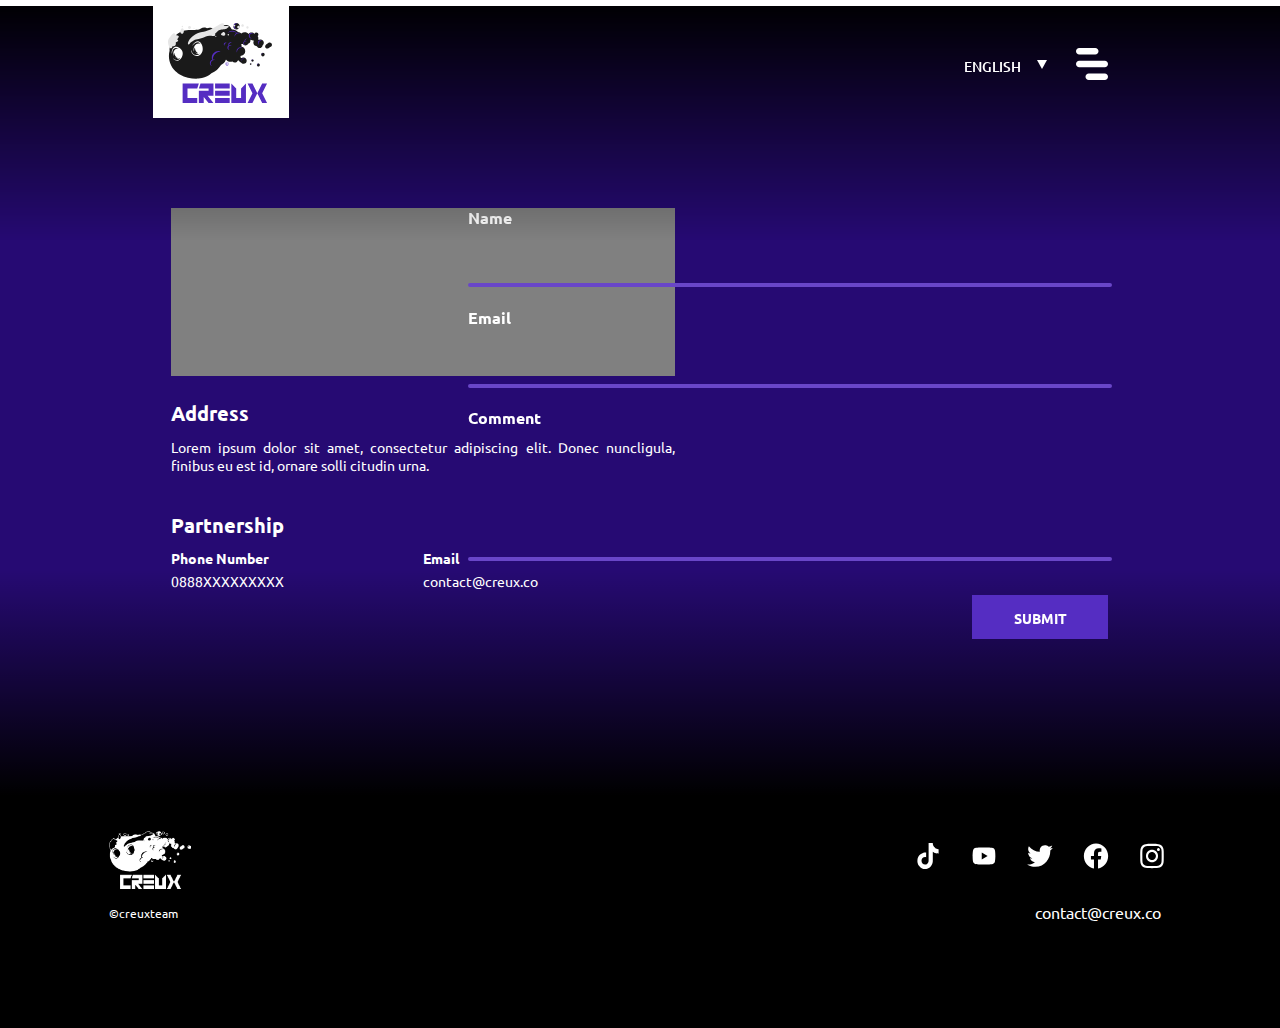
<file: index-contact.html>
<html>
    <head>
        <link rel="shortcut icon" href="Assets/creux_favicon.png" type=“image/png”>
        <title>CREUX</title>
        <link rel="stylesheet" href="style-contact.css">
        <link rel="preconnect" href="https://fonts.googleapis.com">
        <link rel="preconnect" href="https://fonts.gstatic.com" crossorigin>
        <link href="https://fonts.googleapis.com/css2?family=Ubuntu:ital,wght@0,300;0,400;0,500;0,700;1,300;1,400;1,500;1,700&display=swap" rel="stylesheet">
        </style>
    </head>

    <body>
        
        <!--navigation-->
        <div id="nav">
            <div class="nav-ovl"></div>
        </div>

        <!-- pop nav -->
        <div id="menu-ovl" class="close" style="display: none;">
                <div class="menu-cont">
                    <div class="menu-cont-v2" onclick="location.href='index-team.html'">
                        <div class="menu-numb">01</div>
                        <div class="menu-txt">TEAMS</div>
                    </div>
                    <div class="menu-cont-v2" onclick="location.href='index-matches.html'">
                        <div class="menu-numb">02</div>
                        <div class="menu-txt">MATCHES</div>
                    </div>
                    <div class="menu-cont-v2" onclick="location.href='index-news.html'">
                        <div class="menu-numb">03</div>
                        <div class="menu-txt">NEWS</div>
                    </div>
                    <div class="menu-cont-v2" onclick="location.href='index-partners.html'">
                        <div class="menu-numb">04</div>
                        <div class="menu-txt">PARTNERS</div>
                    </div>
                    <div class="menu-cont-v2 active" onclick="location.href='index-contact.html'">
                        <div class="menu-numb">05</div>
                        <div class="menu-txt">CONTACT</div>
                    </div>
                </div>
        </div>

        <!-- original nav -->
        <div class="nav-line"></div>
        <div class="nav-logo-sq">
            <div class="logo" onclick="location.href='index-team.html'" style="background-image: url('Assets/CREUX_logo_full color_SVG.svg'); background-size: cover;
            background-repeat: no-repeat;"></div>
        </div>
        <!-- input (later)
        <div class="input-cont">
                <select id="country" name="country" placeholder="Country"; class="dropdown">
                        <option value="Afganistan">English</option>
                        <option value="Albania">Indonesia</option>
                    </select>

                    </form>
                    <hr class="hr-email"></hr>
                    <hr class="hr-drpdown"></hr>
        </div>
        -->
        <div class="lang-cont">
            <div class="lang-txt">ENGLISH</div>
            <div class="dr-icon" style="background-image: url('Assets/dropdown.svg'); background-size: cover;
            background-repeat: no-repeat;"></div>
        </div>
        <div id="on-off" class="menu-icon" style="background-image: url('Assets/burger-menu.svg'); background-size: cover;
        background-repeat: no-repeat;" onclick="myFunction()"></div>
        <!--script open-close menu overlay-->
        <script>
            function myFunction() {
                var x = document.getElementById("menu-ovl");
                var y = document.getElementById("on-off");
                if (x.style.display === "none") {
                  x.style.display = "block";
                  x.style.animation="move 1s 1";
                  y.style.backgroundImage="url(Assets/x-icon.svg)";
                  y.style.animation="fadeIn 2s";
                } else {
                  x.style.animation="move2 1s 1";
                  setTimeout(function() {
                        x.style.display = "none";
                    }, 1000);
                  y.style.backgroundImage="url(Assets/burger-menu.svg)";
                  y.style.animation="fadeIn2 2s";
                }
            }
        </script>
        
        <!-- contacts page-->
        <section id="contact">
            <div class="cbg"></div>
            <div class="cbg-overlay-btm"></div>
            <div class="map-cont">
                <div class="cmap">
                    <div class="mapouter">
                        <div class="gmap_canvas">
                            <iframe width="600" height="500" id="gmap_canvas"
                            src="https://maps.google.com/maps?q=2880%20Broadway,%20New%20York&t=&z=13&ie=UTF8&iwloc=&output=embed"
                            frameborder="0" scrolling="no" marginheight="0" marginwidth="0">
                            </iframe>
                                <a href="https://123movies-to.org"></a>
                                <br><style>.mapouter{position:relative;text-align:right;height:100%;width:100%;}</style>
                                <a href="https://www.embedgooglemap.net">google maps embed iframe generator</a>
                                <style>.gmap_canvas {overflow:hidden;background:none!important;height:100%;width:100%;}</style>
                        </div>
                    </div>
                </div>
                <div class="c-add">Address</div>
                <div class="c-add-txt">Lorem ipsum dolor sit amet, consectetur adipiscing elit. Donec nuncligula,
                finibus eu est id, ornare solli citudin urna.</div>
                <div class="c-partner">Partnership</div>
                <div class="c-p-phone">Phone Number</div>
                <div class="c-p-phone-txt">0888XXXXXXXXX</div>
                <div class="c-p-email">Email</div>
                <div class="c-p-email-txt">contact@creux.co</div>
            </div>
            <div class="input-cont">
                <div class="name">Name</div>
                <div class="name-line"></div>
                <div class="email">Email</div>
                <div class="email-line"></div>
                <div class="comment">Comment</div>
                <div class="comment-line"></div>
                <div class="input-btn">
                    <div class="input-btn-txt">SUBMIT</div>
                </div>
            </div>
        </section>

        <!-- footer -->
        <div class="footer">
            <div class="ftr-logo" style="background-image: url('Assets/CREUX_logo_all white_png.png'); background-size: cover;
            background-repeat: no-repeat;"></div>
            <div class="ftr-copyright">©creuxteam</div>
            <div class="socmed-cont">
                <div class="socmed-icon" style="background-image: url('Assets/tiktok.svg'); background-size: cover;
                background-repeat: no-repeat;"></div>
                <div class="socmed-icon" style="background-image: url('Assets/yutub.svg'); background-size: cover;
                background-repeat: no-repeat;"></div>
                <div class="socmed-icon" style="background-image: url('Assets/twitter.svg'); background-size: cover;
                background-repeat: no-repeat;"></div>
                <div class="socmed-icon" style="background-image: url('Assets/fb.svg'); background-size: cover;
                background-repeat: no-repeat;"></div>
                <div class="socmed-icon" style="background-image: url('Assets/ig.svg'); background-size: cover;
                background-repeat: no-repeat;"></div>
            </div>
            <div class="ftr-email-txt">contact@creux.co</div>
        </div>

        <!-- horizontal scroll -->
        <script>
            const scrollContainer1 = document.querySelector(".partners-car");
            const scrollContainer2 = document.querySelector(".matches-car");
            const scrollContainer3 = document.querySelector(".teams-car");
            const scrollContainer4 = document.querySelector(".g-teams-car-cont-ml");
            const scrollContainer5 = document.querySelector(".g-teams-car-cont-pubgm");
            const scrollContainer6 = document.querySelector(".g-teams-car-cont-wr");

            [scrollContainer1, scrollContainer2,
            scrollContainer3, scrollContainer4,
            scrollContainer5, scrollContainer6,].forEach((scrollContainer)=>{
                scrollContainer.addEventListener("wheel", (evt) => {
                    evt.preventDefault();
                    scrollContainer.scrollLeft += evt.deltaY;
                });
            });
        </script>
    </body>
</html>
</file>
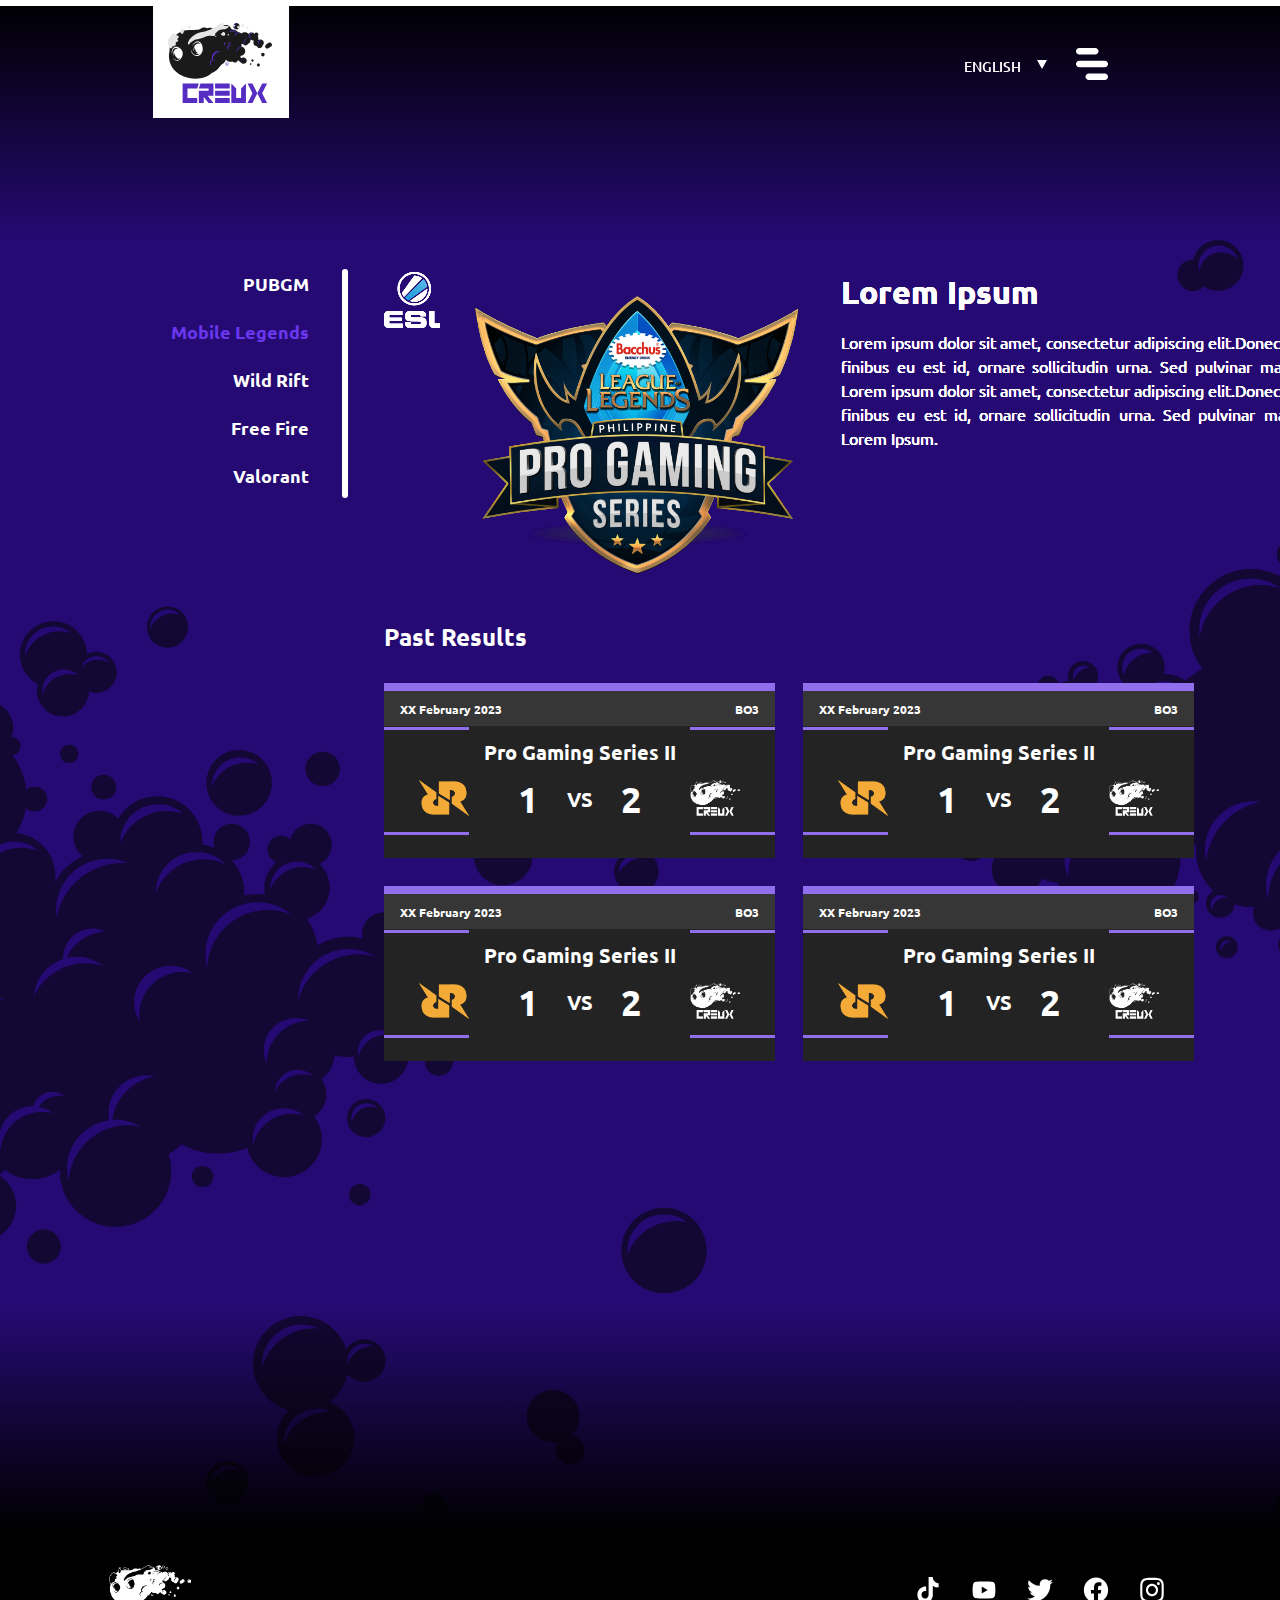
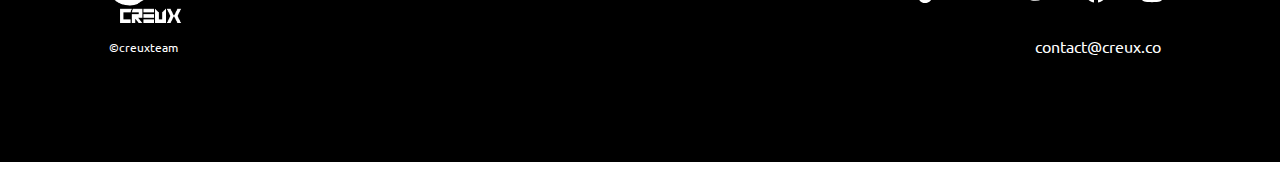
<file: index-matches-sub2.html>
<html>
    <head>
        <link rel="shortcut icon" href="Assets/creux_favicon.png" type=“image/png”>
        <title>CREUX</title>
        <link rel="stylesheet" href="style-matches.css">
        <link rel="preconnect" href="https://fonts.googleapis.com">
        <link rel="preconnect" href="https://fonts.gstatic.com" crossorigin>
        <link href="https://fonts.googleapis.com/css2?family=Ubuntu:ital,wght@0,300;0,400;0,500;0,700;1,300;1,400;1,500;1,700&display=swap" rel="stylesheet">
    </head>

    <body>
        
        <!--navigation-->
        <div id="nav">
            <div class="nav-ovl"></div>
        </div>

        <!-- pop nav -->
        <div id="menu-ovl" class="close" style="display: none;">
                <div class="menu-cont">
                    <div class="menu-cont-v2" onclick="location.href='index-team.html'">
                        <div class="menu-numb">01</div>
                        <div class="menu-txt">TEAMS</div>
                    </div>
                    <div class="menu-cont-v2 active" onclick="location.href='index-matches.html'">
                        <div class="menu-numb">02</div>
                        <div class="menu-txt">MATCHES</div>
                    </div>
                    <div class="menu-cont-v2" onclick="location.href='index-news.html'">
                        <div class="menu-numb">03</div>
                        <div class="menu-txt">NEWS</div>
                    </div>
                    <div class="menu-cont-v2" onclick="location.href='index-partners.html'">
                        <div class="menu-numb">04</div>
                        <div class="menu-txt">PARTNERS</div>
                    </div>
                    <div class="menu-cont-v2" onclick="location.href='index-contact.html'">
                        <div class="menu-numb">05</div>
                        <div class="menu-txt">CONTACT</div>
                    </div>
                </div>
        </div>

        <!-- original nav -->
        <div class="nav-line"></div>
        <div class="nav-logo-sq">
            <div class="logo" onclick="location.href='index-team.html'" style="background-image: url('Assets/CREUX_logo_full color_SVG.svg'); background-size: cover;
            background-repeat: no-repeat;"></div>
        </div>
        <!-- input (later)
        <div class="input-cont">
                <select id="country" name="country" placeholder="Country"; class="dropdown">
                        <option value="Afganistan">English</option>
                        <option value="Albania">Indonesia</option>
                    </select>

                    </form>
                    <hr class="hr-email"></hr>
                    <hr class="hr-drpdown"></hr>
        </div>
        -->
        <div class="lang-cont">
            <div class="lang-txt">ENGLISH</div>
            <div class="dr-icon" style="background-image: url('Assets/dropdown.svg'); background-size: cover;
            background-repeat: no-repeat;"></div>
        </div>
        <div id="on-off" class="menu-icon" style="background-image: url('Assets/burger-menu.svg'); background-size: cover;
        background-repeat: no-repeat;" onclick="myFunction()"></div>
        <!--script open-close menu overlay-->
        <script>
            function myFunction() {
                var x = document.getElementById("menu-ovl");
                var y = document.getElementById("on-off");
                if (x.style.display === "none") {
                  x.style.display = "block";
                  x.style.animation="move 1s 1";
                  y.style.backgroundImage="url(Assets/x-icon.svg)";
                  y.style.animation="fadeIn 2s";
                } else {
                  x.style.animation="move2 1s 1";
                  setTimeout(function() {
                        x.style.display = "none";
                    }, 1000);
                  y.style.backgroundImage="url(Assets/burger-menu.svg)";
                  y.style.animation="fadeIn2 2s";
                }
            }
        </script>
        
        <!-- matches page-->
        <section id="matches">
            <div class="mbg">
                <div class="mbg-ornament" style="background-image: url('Assets/ornament_single color_cropped.svg'); background-size: cover;
                background-repeat: no-repeat;"></div>
            </div>
            <div class="game-menu-cont">
                <div class="game-txt" onclick="location.href='index-matches.html'">PUBGM</div>
                <div class="game-txt active" onclick="location.href='index-matches-sub2.html'">Mobile Legends</div>
                <div class="game-txt" onclick="location.href='index-matches-sub3.html'">Wild Rift</div>
                <div class="game-txt" onclick="location.href='index-matches-sub4.html'">Free Fire</div>
                <div class="game-txt" onclick="location.href='index-matches-sub5.html'">Valorant</div>
            </div>

            <!-- <script>
            var PUBGM = document.getElementById("matches-PUBGM");
            var ML = document.getElementById("matches-ML");
            var WR = document.getElementById("matches-WR");
            var FF = document.getElementById("matches-FF");
            var V = document.getElementById("matches-V");
            function Fpubgm() {
                if (PUBGM.style.display === "none") {
                    PUBGM.style.display = "block";
                  x.style.animation="move 1s 1";
                  y.style.backgroundImage="url(Assets/x-icon.svg)";
                  y.style.animation="fadeIn 2s";
                } else {
                  x.style.animation="move2 1s 1";
                  setTimeout(function() {
                        x.style.display = "none";
                    }, 1000);
                  y.style.backgroundImage="url(Assets/burger-menu.svg)";
                  y.style.animation="fadeIn2 2s";
                }
            }
            </script> -->
        
            <div class="vline"></div>
            <div class="info-cont" id="matches-PUBGM">
                <div class="s-logo" style="background-image: url('Assets/esl-logo-vector.svg'); background-size: cover;
                background-repeat: no-repeat;"></div>
                <div class="l-logo" style="background-image: url('Assets/logo turney.png'); background-size: cover;
                background-repeat: no-repeat;"></div>
                <div class="info-title">Lorem Ipsum</div>
                <div class="info-txt">Lorem ipsum dolor sit amet, consectetur adipiscing
                elit.Donec nunc ligula, finibus eu est id, ornare sollicitudin urna. Sed pulvinar
                mattis ornare. Lorem ipsum dolor sit amet, consectetur adipiscing
                elit.Donec nunc ligula, finibus eu est id, ornare sollicitudin urna. Sed pulvinar
                mattis ornare Lorem Ipsum.
                </div>
            </div>
            <div class="info-cont" id="matches-ML">
                <div class="s-logo" style="background-image: url('Assets/esl-logo-vector.svg'); background-size: cover;
                background-repeat: no-repeat;"></div>
                <div class="l-logo" style="background-image: url('Assets/logo turney.png'); background-size: cover;
                background-repeat: no-repeat;"></div>
                <div class="info-title">Lorem Ipsum</div>
                <div class="info-txt">Lorem ipsum dolor sit amet, consectetur adipiscing
                elit.Donec nunc ligula, finibus eu est id, ornare sollicitudin urna. Sed pulvinar
                mattis ornare. Lorem ipsum dolor sit amet, consectetur adipiscing
                elit.Donec nunc ligula, finibus eu est id, ornare sollicitudin urna. Sed pulvinar
                mattis ornare Lorem Ipsum.
                </div>
            </div>
            <div class="info-cont" id="matches-WR">
                <div class="s-logo" style="background-image: url('Assets/esl-logo-vector.svg'); background-size: cover;
                background-repeat: no-repeat;"></div>
                <div class="l-logo" style="background-image: url('Assets/logo turney.png'); background-size: cover;
                background-repeat: no-repeat;"></div>
                <div class="info-title">Lorem Ipsum</div>
                <div class="info-txt">Lorem ipsum dolor sit amet, consectetur adipiscing
                elit.Donec nunc ligula, finibus eu est id, ornare sollicitudin urna. Sed pulvinar
                mattis ornare. Lorem ipsum dolor sit amet, consectetur adipiscing
                elit.Donec nunc ligula, finibus eu est id, ornare sollicitudin urna. Sed pulvinar
                mattis ornare Lorem Ipsum.
                </div>
            </div>
            <div class="info-cont" id="matches-FF">
                <div class="s-logo" style="background-image: url('Assets/esl-logo-vector.svg'); background-size: cover;
                background-repeat: no-repeat;"></div>
                <div class="l-logo" style="background-image: url('Assets/logo turney.png'); background-size: cover;
                background-repeat: no-repeat;"></div>
                <div class="info-title">Lorem Ipsum</div>
                <div class="info-txt">Lorem ipsum dolor sit amet, consectetur adipiscing
                elit.Donec nunc ligula, finibus eu est id, ornare sollicitudin urna. Sed pulvinar
                mattis ornare. Lorem ipsum dolor sit amet, consectetur adipiscing
                elit.Donec nunc ligula, finibus eu est id, ornare sollicitudin urna. Sed pulvinar
                mattis ornare Lorem Ipsum.
                </div>
            </div>
            <div class="info-cont" id="matches-V">
                <div class="s-logo" style="background-image: url('Assets/esl-logo-vector.svg'); background-size: cover;
                background-repeat: no-repeat;"></div>
                <div class="l-logo" style="background-image: url('Assets/logo turney.png'); background-size: cover;
                background-repeat: no-repeat;"></div>
                <div class="info-title">Lorem Ipsum</div>
                <div class="info-txt">Lorem ipsum dolor sit amet, consectetur adipiscing
                elit.Donec nunc ligula, finibus eu est id, ornare sollicitudin urna. Sed pulvinar
                mattis ornare. Lorem ipsum dolor sit amet, consectetur adipiscing
                elit.Donec nunc ligula, finibus eu est id, ornare sollicitudin urna. Sed pulvinar
                mattis ornare Lorem Ipsum.
                </div>
            </div>


            <div class="recent-title">Past Results</div>
            <div class="recent-cont" id="matches-PUBGM">
                <div class="recent-card">
                    <div class="card-ovl"></div>
                    <div class="card-line-top"></div>
                    <div class="card-line-ctr1"></div>
                    <div class="card-line-ctr2"></div>
                    <div class="card-line-btm1"></div>
                    <div class="card-line-btm2"></div>
                    <div class="card-date">XX February 2023</div>
                    <div class="card-i">BO3</div>
                    <div class="card-logo1" style="background-image: url('Assets/LOGO_RRQ_orange_kotak.png'); background-size: cover;
                    background-repeat: no-repeat;"></div>
                    <div class="card-logo2" style="background-image: url('Assets/CREUX_logo_all white_png_kotak.png'); background-size: cover;
                    background-repeat: no-repeat;"></div>
                    <div class="card-title">Pro Gaming Series II</div>
                    <div class="card-vs">VS</div>
                    <div class="card-numb1">1</div>
                    <div class="card-numb2">2</div>
                </div>
                <div class="recent-card">
                    <div class="card-ovl"></div>
                    <div class="card-line-top"></div>
                    <div class="card-line-ctr1"></div>
                    <div class="card-line-ctr2"></div>
                    <div class="card-line-btm1"></div>
                    <div class="card-line-btm2"></div>
                    <div class="card-date">XX February 2023</div>
                    <div class="card-i">BO3</div>
                    <div class="card-logo1" style="background-image: url('Assets/LOGO_RRQ_orange_kotak.png'); background-size: cover;
                    background-repeat: no-repeat;"></div>
                    <div class="card-logo2" style="background-image: url('Assets/CREUX_logo_all white_png_kotak.png'); background-size: cover;
                    background-repeat: no-repeat;"></div>
                    <div class="card-title">Pro Gaming Series II</div>
                    <div class="card-vs">VS</div>
                    <div class="card-numb1">1</div>
                    <div class="card-numb2">2</div>
                </div>
                <div class="recent-card">
                    <div class="card-ovl"></div>
                    <div class="card-line-top"></div>
                    <div class="card-line-ctr1"></div>
                    <div class="card-line-ctr2"></div>
                    <div class="card-line-btm1"></div>
                    <div class="card-line-btm2"></div>
                    <div class="card-date">XX February 2023</div>
                    <div class="card-i">BO3</div>
                    <div class="card-logo1" style="background-image: url('Assets/LOGO_RRQ_orange_kotak.png'); background-size: cover;
                    background-repeat: no-repeat;"></div>
                    <div class="card-logo2" style="background-image: url('Assets/CREUX_logo_all white_png_kotak.png'); background-size: cover;
                    background-repeat: no-repeat;"></div>
                    <div class="card-title">Pro Gaming Series II</div>
                    <div class="card-vs">VS</div>
                    <div class="card-numb1">1</div>
                    <div class="card-numb2">2</div>
                </div>
                <div class="recent-card">
                    <div class="card-ovl"></div>
                    <div class="card-line-top"></div>
                    <div class="card-line-ctr1"></div>
                    <div class="card-line-ctr2"></div>
                    <div class="card-line-btm1"></div>
                    <div class="card-line-btm2"></div>
                    <div class="card-date">XX February 2023</div>
                    <div class="card-i">BO3</div>
                    <div class="card-logo1" style="background-image: url('Assets/LOGO_RRQ_orange_kotak.png'); background-size: cover;
                    background-repeat: no-repeat;"></div>
                    <div class="card-logo2" style="background-image: url('Assets/CREUX_logo_all white_png_kotak.png'); background-size: cover;
                    background-repeat: no-repeat;"></div>
                    <div class="card-title">Pro Gaming Series II</div>
                    <div class="card-vs">VS</div>
                    <div class="card-numb1">1</div>
                    <div class="card-numb2">2</div>
                </div>
            </div>
            <div class="recent-cont" id="matches-ML">
                <div class="recent-card">
                    <div class="card-ovl"></div>
                    <div class="card-line-top"></div>
                    <div class="card-line-ctr1"></div>
                    <div class="card-line-ctr2"></div>
                    <div class="card-line-btm1"></div>
                    <div class="card-line-btm2"></div>
                    <div class="card-date">XX February 2023</div>
                    <div class="card-i">BO3</div>
                    <div class="card-logo1" style="background-image: url('Assets/LOGO_RRQ_orange_kotak.png'); background-size: cover;
                    background-repeat: no-repeat;"></div>
                    <div class="card-logo2" style="background-image: url('Assets/CREUX_logo_all white_png_kotak.png'); background-size: cover;
                    background-repeat: no-repeat;"></div>
                    <div class="card-title">Pro Gaming Series II</div>
                    <div class="card-vs">VS</div>
                    <div class="card-numb1">1</div>
                    <div class="card-numb2">2</div>
                </div>
                <div class="recent-card">
                    <div class="card-ovl"></div>
                    <div class="card-line-top"></div>
                    <div class="card-line-ctr1"></div>
                    <div class="card-line-ctr2"></div>
                    <div class="card-line-btm1"></div>
                    <div class="card-line-btm2"></div>
                    <div class="card-date">XX February 2023</div>
                    <div class="card-i">BO3</div>
                    <div class="card-logo1" style="background-image: url('Assets/LOGO_RRQ_orange_kotak.png'); background-size: cover;
                    background-repeat: no-repeat;"></div>
                    <div class="card-logo2" style="background-image: url('Assets/CREUX_logo_all white_png_kotak.png'); background-size: cover;
                    background-repeat: no-repeat;"></div>
                    <div class="card-title">Pro Gaming Series II</div>
                    <div class="card-vs">VS</div>
                    <div class="card-numb1">1</div>
                    <div class="card-numb2">2</div>
                </div>
                <div class="recent-card">
                    <div class="card-ovl"></div>
                    <div class="card-line-top"></div>
                    <div class="card-line-ctr1"></div>
                    <div class="card-line-ctr2"></div>
                    <div class="card-line-btm1"></div>
                    <div class="card-line-btm2"></div>
                    <div class="card-date">XX February 2023</div>
                    <div class="card-i">BO3</div>
                    <div class="card-logo1" style="background-image: url('Assets/LOGO_RRQ_orange_kotak.png'); background-size: cover;
                    background-repeat: no-repeat;"></div>
                    <div class="card-logo2" style="background-image: url('Assets/CREUX_logo_all white_png_kotak.png'); background-size: cover;
                    background-repeat: no-repeat;"></div>
                    <div class="card-title">Pro Gaming Series II</div>
                    <div class="card-vs">VS</div>
                    <div class="card-numb1">1</div>
                    <div class="card-numb2">2</div>
                </div>
                <div class="recent-card">
                    <div class="card-ovl"></div>
                    <div class="card-line-top"></div>
                    <div class="card-line-ctr1"></div>
                    <div class="card-line-ctr2"></div>
                    <div class="card-line-btm1"></div>
                    <div class="card-line-btm2"></div>
                    <div class="card-date">XX February 2023</div>
                    <div class="card-i">BO3</div>
                    <div class="card-logo1" style="background-image: url('Assets/LOGO_RRQ_orange_kotak.png'); background-size: cover;
                    background-repeat: no-repeat;"></div>
                    <div class="card-logo2" style="background-image: url('Assets/CREUX_logo_all white_png_kotak.png'); background-size: cover;
                    background-repeat: no-repeat;"></div>
                    <div class="card-title">Pro Gaming Series II</div>
                    <div class="card-vs">VS</div>
                    <div class="card-numb1">1</div>
                    <div class="card-numb2">2</div>
                </div>
            </div>
            <div class="recent-cont" id="matches-WR">
                <div class="recent-card">
                    <div class="card-ovl"></div>
                    <div class="card-line-top"></div>
                    <div class="card-line-ctr1"></div>
                    <div class="card-line-ctr2"></div>
                    <div class="card-line-btm1"></div>
                    <div class="card-line-btm2"></div>
                    <div class="card-date">XX February 2023</div>
                    <div class="card-i">BO3</div>
                    <div class="card-logo1" style="background-image: url('Assets/LOGO_RRQ_orange_kotak.png'); background-size: cover;
                    background-repeat: no-repeat;"></div>
                    <div class="card-logo2" style="background-image: url('Assets/CREUX_logo_all white_png_kotak.png'); background-size: cover;
                    background-repeat: no-repeat;"></div>
                    <div class="card-title">Pro Gaming Series II</div>
                    <div class="card-vs">VS</div>
                    <div class="card-numb1">1</div>
                    <div class="card-numb2">2</div>
                </div>
                <div class="recent-card">
                    <div class="card-ovl"></div>
                    <div class="card-line-top"></div>
                    <div class="card-line-ctr1"></div>
                    <div class="card-line-ctr2"></div>
                    <div class="card-line-btm1"></div>
                    <div class="card-line-btm2"></div>
                    <div class="card-date">XX February 2023</div>
                    <div class="card-i">BO3</div>
                    <div class="card-logo1" style="background-image: url('Assets/LOGO_RRQ_orange_kotak.png'); background-size: cover;
                    background-repeat: no-repeat;"></div>
                    <div class="card-logo2" style="background-image: url('Assets/CREUX_logo_all white_png_kotak.png'); background-size: cover;
                    background-repeat: no-repeat;"></div>
                    <div class="card-title">Pro Gaming Series II</div>
                    <div class="card-vs">VS</div>
                    <div class="card-numb1">1</div>
                    <div class="card-numb2">2</div>
                </div>
                <div class="recent-card">
                    <div class="card-ovl"></div>
                    <div class="card-line-top"></div>
                    <div class="card-line-ctr1"></div>
                    <div class="card-line-ctr2"></div>
                    <div class="card-line-btm1"></div>
                    <div class="card-line-btm2"></div>
                    <div class="card-date">XX February 2023</div>
                    <div class="card-i">BO3</div>
                    <div class="card-logo1" style="background-image: url('Assets/LOGO_RRQ_orange_kotak.png'); background-size: cover;
                    background-repeat: no-repeat;"></div>
                    <div class="card-logo2" style="background-image: url('Assets/CREUX_logo_all white_png_kotak.png'); background-size: cover;
                    background-repeat: no-repeat;"></div>
                    <div class="card-title">Pro Gaming Series II</div>
                    <div class="card-vs">VS</div>
                    <div class="card-numb1">1</div>
                    <div class="card-numb2">2</div>
                </div>
                <div class="recent-card">
                    <div class="card-ovl"></div>
                    <div class="card-line-top"></div>
                    <div class="card-line-ctr1"></div>
                    <div class="card-line-ctr2"></div>
                    <div class="card-line-btm1"></div>
                    <div class="card-line-btm2"></div>
                    <div class="card-date">XX February 2023</div>
                    <div class="card-i">BO3</div>
                    <div class="card-logo1" style="background-image: url('Assets/LOGO_RRQ_orange_kotak.png'); background-size: cover;
                    background-repeat: no-repeat;"></div>
                    <div class="card-logo2" style="background-image: url('Assets/CREUX_logo_all white_png_kotak.png'); background-size: cover;
                    background-repeat: no-repeat;"></div>
                    <div class="card-title">Pro Gaming Series II</div>
                    <div class="card-vs">VS</div>
                    <div class="card-numb1">1</div>
                    <div class="card-numb2">2</div>
                </div>
            </div>
            <div class="recent-cont" id="matches-FF">
                <div class="recent-card">
                    <div class="card-ovl"></div>
                    <div class="card-line-top"></div>
                    <div class="card-line-ctr1"></div>
                    <div class="card-line-ctr2"></div>
                    <div class="card-line-btm1"></div>
                    <div class="card-line-btm2"></div>
                    <div class="card-date">XX February 2023</div>
                    <div class="card-i">BO3</div>
                    <div class="card-logo1" style="background-image: url('Assets/LOGO_RRQ_orange_kotak.png'); background-size: cover;
                    background-repeat: no-repeat;"></div>
                    <div class="card-logo2" style="background-image: url('Assets/CREUX_logo_all white_png_kotak.png'); background-size: cover;
                    background-repeat: no-repeat;"></div>
                    <div class="card-title">Pro Gaming Series II</div>
                    <div class="card-vs">VS</div>
                    <div class="card-numb1">1</div>
                    <div class="card-numb2">2</div>
                </div>
                <div class="recent-card">
                    <div class="card-ovl"></div>
                    <div class="card-line-top"></div>
                    <div class="card-line-ctr1"></div>
                    <div class="card-line-ctr2"></div>
                    <div class="card-line-btm1"></div>
                    <div class="card-line-btm2"></div>
                    <div class="card-date">XX February 2023</div>
                    <div class="card-i">BO3</div>
                    <div class="card-logo1" style="background-image: url('Assets/LOGO_RRQ_orange_kotak.png'); background-size: cover;
                    background-repeat: no-repeat;"></div>
                    <div class="card-logo2" style="background-image: url('Assets/CREUX_logo_all white_png_kotak.png'); background-size: cover;
                    background-repeat: no-repeat;"></div>
                    <div class="card-title">Pro Gaming Series II</div>
                    <div class="card-vs">VS</div>
                    <div class="card-numb1">1</div>
                    <div class="card-numb2">2</div>
                </div>
                <div class="recent-card">
                    <div class="card-ovl"></div>
                    <div class="card-line-top"></div>
                    <div class="card-line-ctr1"></div>
                    <div class="card-line-ctr2"></div>
                    <div class="card-line-btm1"></div>
                    <div class="card-line-btm2"></div>
                    <div class="card-date">XX February 2023</div>
                    <div class="card-i">BO3</div>
                    <div class="card-logo1" style="background-image: url('Assets/LOGO_RRQ_orange_kotak.png'); background-size: cover;
                    background-repeat: no-repeat;"></div>
                    <div class="card-logo2" style="background-image: url('Assets/CREUX_logo_all white_png_kotak.png'); background-size: cover;
                    background-repeat: no-repeat;"></div>
                    <div class="card-title">Pro Gaming Series II</div>
                    <div class="card-vs">VS</div>
                    <div class="card-numb1">1</div>
                    <div class="card-numb2">2</div>
                </div>
                <div class="recent-card">
                    <div class="card-ovl"></div>
                    <div class="card-line-top"></div>
                    <div class="card-line-ctr1"></div>
                    <div class="card-line-ctr2"></div>
                    <div class="card-line-btm1"></div>
                    <div class="card-line-btm2"></div>
                    <div class="card-date">XX February 2023</div>
                    <div class="card-i">BO3</div>
                    <div class="card-logo1" style="background-image: url('Assets/LOGO_RRQ_orange_kotak.png'); background-size: cover;
                    background-repeat: no-repeat;"></div>
                    <div class="card-logo2" style="background-image: url('Assets/CREUX_logo_all white_png_kotak.png'); background-size: cover;
                    background-repeat: no-repeat;"></div>
                    <div class="card-title">Pro Gaming Series II</div>
                    <div class="card-vs">VS</div>
                    <div class="card-numb1">1</div>
                    <div class="card-numb2">2</div>
                </div>
            </div>
            <div class="recent-cont" id="matches-V">
                <div class="recent-card">
                    <div class="card-ovl"></div>
                    <div class="card-line-top"></div>
                    <div class="card-line-ctr1"></div>
                    <div class="card-line-ctr2"></div>
                    <div class="card-line-btm1"></div>
                    <div class="card-line-btm2"></div>
                    <div class="card-date">XX February 2023</div>
                    <div class="card-i">BO3</div>
                    <div class="card-logo1" style="background-image: url('Assets/LOGO_RRQ_orange_kotak.png'); background-size: cover;
                    background-repeat: no-repeat;"></div>
                    <div class="card-logo2" style="background-image: url('Assets/CREUX_logo_all white_png_kotak.png'); background-size: cover;
                    background-repeat: no-repeat;"></div>
                    <div class="card-title">Pro Gaming Series II</div>
                    <div class="card-vs">VS</div>
                    <div class="card-numb1">1</div>
                    <div class="card-numb2">2</div>
                </div>
                <div class="recent-card">
                    <div class="card-ovl"></div>
                    <div class="card-line-top"></div>
                    <div class="card-line-ctr1"></div>
                    <div class="card-line-ctr2"></div>
                    <div class="card-line-btm1"></div>
                    <div class="card-line-btm2"></div>
                    <div class="card-date">XX February 2023</div>
                    <div class="card-i">BO3</div>
                    <div class="card-logo1" style="background-image: url('Assets/LOGO_RRQ_orange_kotak.png'); background-size: cover;
                    background-repeat: no-repeat;"></div>
                    <div class="card-logo2" style="background-image: url('Assets/CREUX_logo_all white_png_kotak.png'); background-size: cover;
                    background-repeat: no-repeat;"></div>
                    <div class="card-title">Pro Gaming Series II</div>
                    <div class="card-vs">VS</div>
                    <div class="card-numb1">1</div>
                    <div class="card-numb2">2</div>
                </div>
                <div class="recent-card">
                    <div class="card-ovl"></div>
                    <div class="card-line-top"></div>
                    <div class="card-line-ctr1"></div>
                    <div class="card-line-ctr2"></div>
                    <div class="card-line-btm1"></div>
                    <div class="card-line-btm2"></div>
                    <div class="card-date">XX February 2023</div>
                    <div class="card-i">BO3</div>
                    <div class="card-logo1" style="background-image: url('Assets/LOGO_RRQ_orange_kotak.png'); background-size: cover;
                    background-repeat: no-repeat;"></div>
                    <div class="card-logo2" style="background-image: url('Assets/CREUX_logo_all white_png_kotak.png'); background-size: cover;
                    background-repeat: no-repeat;"></div>
                    <div class="card-title">Pro Gaming Series II</div>
                    <div class="card-vs">VS</div>
                    <div class="card-numb1">1</div>
                    <div class="card-numb2">2</div>
                </div>
                <div class="recent-card">
                    <div class="card-ovl"></div>
                    <div class="card-line-top"></div>
                    <div class="card-line-ctr1"></div>
                    <div class="card-line-ctr2"></div>
                    <div class="card-line-btm1"></div>
                    <div class="card-line-btm2"></div>
                    <div class="card-date">XX February 2023</div>
                    <div class="card-i">BO3</div>
                    <div class="card-logo1" style="background-image: url('Assets/LOGO_RRQ_orange_kotak.png'); background-size: cover;
                    background-repeat: no-repeat;"></div>
                    <div class="card-logo2" style="background-image: url('Assets/CREUX_logo_all white_png_kotak.png'); background-size: cover;
                    background-repeat: no-repeat;"></div>
                    <div class="card-title">Pro Gaming Series II</div>
                    <div class="card-vs">VS</div>
                    <div class="card-numb1">1</div>
                    <div class="card-numb2">2</div>
                </div>
            </div>
            
            <div class="mbg-overlay-btm"></div>
        </section>
        
        <!-- footer -->
        <div class="footer">
            <div class="ftr-logo" style="background-image: url('Assets/CREUX_logo_all white_png.png'); background-size: cover;
            background-repeat: no-repeat;"></div>
            <div class="ftr-copyright">©creuxteam</div>
            <div class="socmed-cont">
                <div class="socmed-icon" style="background-image: url('Assets/tiktok.svg'); background-size: cover;
                background-repeat: no-repeat;"></div>
                <div class="socmed-icon" style="background-image: url('Assets/yutub.svg'); background-size: cover;
                background-repeat: no-repeat;"></div>
                <div class="socmed-icon" style="background-image: url('Assets/twitter.svg'); background-size: cover;
                background-repeat: no-repeat;"></div>
                <div class="socmed-icon" style="background-image: url('Assets/fb.svg'); background-size: cover;
                background-repeat: no-repeat;"></div>
                <div class="socmed-icon" style="background-image: url('Assets/ig.svg'); background-size: cover;
                background-repeat: no-repeat;"></div>
            </div>
            <div class="ftr-email-txt">contact@creux.co</div>
        </div>

        <!-- horizontal scroll -->
        <script>
            const scrollContainer1 = document.querySelector(".partners-car");
            const scrollContainer2 = document.querySelector(".matches-car");
            const scrollContainer3 = document.querySelector(".teams-car");
            const scrollContainer4 = document.querySelector(".g-teams-car-cont-ml");
            const scrollContainer5 = document.querySelector(".g-teams-car-cont-pubgm");
            const scrollContainer6 = document.querySelector(".g-teams-car-cont-wr");

            [scrollContainer1, scrollContainer2,
            scrollContainer3, scrollContainer4,
            scrollContainer5, scrollContainer6,].forEach((scrollContainer)=>{
                scrollContainer.addEventListener("wheel", (evt) => {
                    evt.preventDefault();
                    scrollContainer.scrollLeft += evt.deltaY;
                });
            });
        </script>
    </body>
</html>
</file>
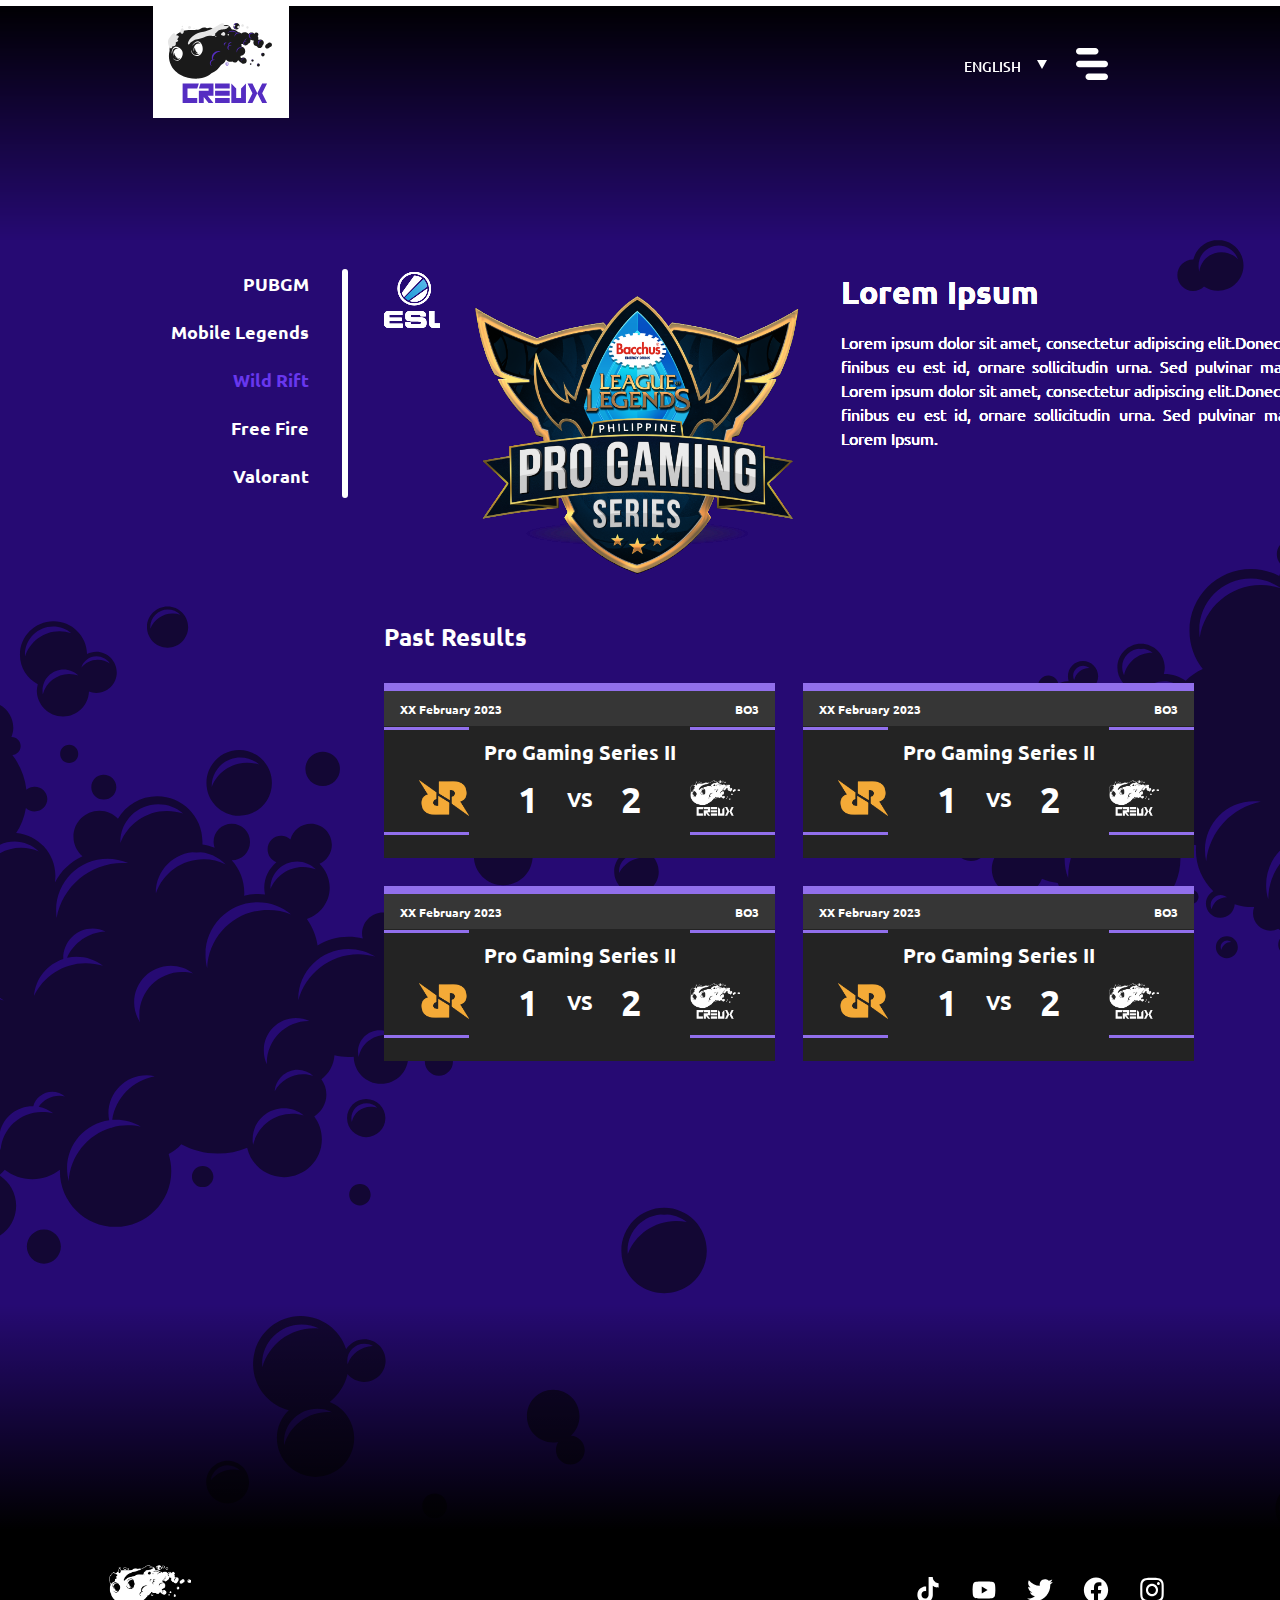
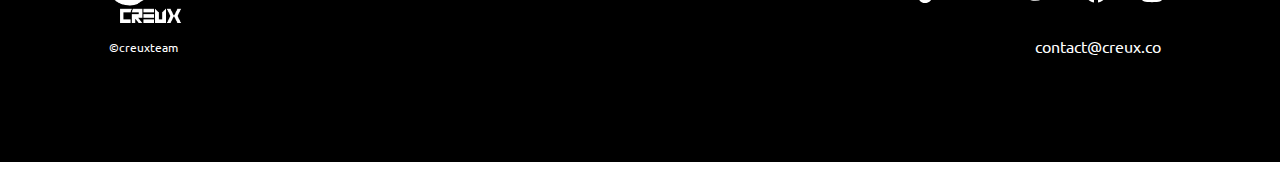
<file: index-matches-sub3.html>
<html>
    <head>
        <link rel="shortcut icon" href="Assets/creux_favicon.png" type=“image/png”>
        <title>CREUX</title>
        <link rel="stylesheet" href="style-matches.css">
        <link rel="preconnect" href="https://fonts.googleapis.com">
        <link rel="preconnect" href="https://fonts.gstatic.com" crossorigin>
        <link href="https://fonts.googleapis.com/css2?family=Ubuntu:ital,wght@0,300;0,400;0,500;0,700;1,300;1,400;1,500;1,700&display=swap" rel="stylesheet">
    </head>

    <body>
        
        <!--navigation-->
        <div id="nav">
            <div class="nav-ovl"></div>
        </div>

        <!-- pop nav -->
        <div id="menu-ovl" class="close" style="display: none;">
                <div class="menu-cont">
                    <div class="menu-cont-v2" onclick="location.href='index-team.html'">
                        <div class="menu-numb">01</div>
                        <div class="menu-txt">TEAMS</div>
                    </div>
                    <div class="menu-cont-v2 active" onclick="location.href='index-matches.html'">
                        <div class="menu-numb">02</div>
                        <div class="menu-txt">MATCHES</div>
                    </div>
                    <div class="menu-cont-v2" onclick="location.href='index-news.html'">
                        <div class="menu-numb">03</div>
                        <div class="menu-txt">NEWS</div>
                    </div>
                    <div class="menu-cont-v2" onclick="location.href='index-partners.html'">
                        <div class="menu-numb">04</div>
                        <div class="menu-txt">PARTNERS</div>
                    </div>
                    <div class="menu-cont-v2" onclick="location.href='index-contact.html'">
                        <div class="menu-numb">05</div>
                        <div class="menu-txt">CONTACT</div>
                    </div>
                </div>
        </div>

        <!-- original nav -->
        <div class="nav-line"></div>
        <div class="nav-logo-sq">
            <div class="logo" onclick="location.href='index-team.html'" style="background-image: url('Assets/CREUX_logo_full color_SVG.svg'); background-size: cover;
            background-repeat: no-repeat;"></div>
        </div>
        <!-- input (later)
        <div class="input-cont">
                <select id="country" name="country" placeholder="Country"; class="dropdown">
                        <option value="Afganistan">English</option>
                        <option value="Albania">Indonesia</option>
                    </select>

                    </form>
                    <hr class="hr-email"></hr>
                    <hr class="hr-drpdown"></hr>
        </div>
        -->
        <div class="lang-cont">
            <div class="lang-txt">ENGLISH</div>
            <div class="dr-icon" style="background-image: url('Assets/dropdown.svg'); background-size: cover;
            background-repeat: no-repeat;"></div>
        </div>
        <div id="on-off" class="menu-icon" style="background-image: url('Assets/burger-menu.svg'); background-size: cover;
        background-repeat: no-repeat;" onclick="myFunction()"></div>
        <!--script open-close menu overlay-->
        <script>
            function myFunction() {
                var x = document.getElementById("menu-ovl");
                var y = document.getElementById("on-off");
                if (x.style.display === "none") {
                  x.style.display = "block";
                  x.style.animation="move 1s 1";
                  y.style.backgroundImage="url(Assets/x-icon.svg)";
                  y.style.animation="fadeIn 2s";
                } else {
                  x.style.animation="move2 1s 1";
                  setTimeout(function() {
                        x.style.display = "none";
                    }, 1000);
                  y.style.backgroundImage="url(Assets/burger-menu.svg)";
                  y.style.animation="fadeIn2 2s";
                }
            }
        </script>
        
        <!-- matches page-->
        <section id="matches">
            <div class="mbg">
                <div class="mbg-ornament" style="background-image: url('Assets/ornament_single color_cropped.svg'); background-size: cover;
                background-repeat: no-repeat;"></div>
            </div>
            <div class="game-menu-cont">
                <div class="game-txt" onclick="location.href='index-matches.html'">PUBGM</div>
                <div class="game-txt" onclick="location.href='index-matches-sub2.html'">Mobile Legends</div>
                <div class="game-txt active" onclick="location.href='index-matches-sub3.html'">Wild Rift</div>
                <div class="game-txt" onclick="location.href='index-matches-sub4.html'">Free Fire</div>
                <div class="game-txt" onclick="location.href='index-matches-sub5.html'">Valorant</div>
            </div>

            <!-- <script>
            var PUBGM = document.getElementById("matches-PUBGM");
            var ML = document.getElementById("matches-ML");
            var WR = document.getElementById("matches-WR");
            var FF = document.getElementById("matches-FF");
            var V = document.getElementById("matches-V");
            function Fpubgm() {
                if (PUBGM.style.display === "none") {
                    PUBGM.style.display = "block";
                  x.style.animation="move 1s 1";
                  y.style.backgroundImage="url(Assets/x-icon.svg)";
                  y.style.animation="fadeIn 2s";
                } else {
                  x.style.animation="move2 1s 1";
                  setTimeout(function() {
                        x.style.display = "none";
                    }, 1000);
                  y.style.backgroundImage="url(Assets/burger-menu.svg)";
                  y.style.animation="fadeIn2 2s";
                }
            }
            </script> -->
        
            <div class="vline"></div>
            <div class="info-cont" id="matches-PUBGM">
                <div class="s-logo" style="background-image: url('Assets/esl-logo-vector.svg'); background-size: cover;
                background-repeat: no-repeat;"></div>
                <div class="l-logo" style="background-image: url('Assets/logo turney.png'); background-size: cover;
                background-repeat: no-repeat;"></div>
                <div class="info-title">Lorem Ipsum</div>
                <div class="info-txt">Lorem ipsum dolor sit amet, consectetur adipiscing
                elit.Donec nunc ligula, finibus eu est id, ornare sollicitudin urna. Sed pulvinar
                mattis ornare. Lorem ipsum dolor sit amet, consectetur adipiscing
                elit.Donec nunc ligula, finibus eu est id, ornare sollicitudin urna. Sed pulvinar
                mattis ornare Lorem Ipsum.
                </div>
            </div>
            <div class="info-cont" id="matches-ML">
                <div class="s-logo" style="background-image: url('Assets/esl-logo-vector.svg'); background-size: cover;
                background-repeat: no-repeat;"></div>
                <div class="l-logo" style="background-image: url('Assets/logo turney.png'); background-size: cover;
                background-repeat: no-repeat;"></div>
                <div class="info-title">Lorem Ipsum</div>
                <div class="info-txt">Lorem ipsum dolor sit amet, consectetur adipiscing
                elit.Donec nunc ligula, finibus eu est id, ornare sollicitudin urna. Sed pulvinar
                mattis ornare. Lorem ipsum dolor sit amet, consectetur adipiscing
                elit.Donec nunc ligula, finibus eu est id, ornare sollicitudin urna. Sed pulvinar
                mattis ornare Lorem Ipsum.
                </div>
            </div>
            <div class="info-cont" id="matches-WR">
                <div class="s-logo" style="background-image: url('Assets/esl-logo-vector.svg'); background-size: cover;
                background-repeat: no-repeat;"></div>
                <div class="l-logo" style="background-image: url('Assets/logo turney.png'); background-size: cover;
                background-repeat: no-repeat;"></div>
                <div class="info-title">Lorem Ipsum</div>
                <div class="info-txt">Lorem ipsum dolor sit amet, consectetur adipiscing
                elit.Donec nunc ligula, finibus eu est id, ornare sollicitudin urna. Sed pulvinar
                mattis ornare. Lorem ipsum dolor sit amet, consectetur adipiscing
                elit.Donec nunc ligula, finibus eu est id, ornare sollicitudin urna. Sed pulvinar
                mattis ornare Lorem Ipsum.
                </div>
            </div>
            <div class="info-cont" id="matches-FF">
                <div class="s-logo" style="background-image: url('Assets/esl-logo-vector.svg'); background-size: cover;
                background-repeat: no-repeat;"></div>
                <div class="l-logo" style="background-image: url('Assets/logo turney.png'); background-size: cover;
                background-repeat: no-repeat;"></div>
                <div class="info-title">Lorem Ipsum</div>
                <div class="info-txt">Lorem ipsum dolor sit amet, consectetur adipiscing
                elit.Donec nunc ligula, finibus eu est id, ornare sollicitudin urna. Sed pulvinar
                mattis ornare. Lorem ipsum dolor sit amet, consectetur adipiscing
                elit.Donec nunc ligula, finibus eu est id, ornare sollicitudin urna. Sed pulvinar
                mattis ornare Lorem Ipsum.
                </div>
            </div>
            <div class="info-cont" id="matches-V">
                <div class="s-logo" style="background-image: url('Assets/esl-logo-vector.svg'); background-size: cover;
                background-repeat: no-repeat;"></div>
                <div class="l-logo" style="background-image: url('Assets/logo turney.png'); background-size: cover;
                background-repeat: no-repeat;"></div>
                <div class="info-title">Lorem Ipsum</div>
                <div class="info-txt">Lorem ipsum dolor sit amet, consectetur adipiscing
                elit.Donec nunc ligula, finibus eu est id, ornare sollicitudin urna. Sed pulvinar
                mattis ornare. Lorem ipsum dolor sit amet, consectetur adipiscing
                elit.Donec nunc ligula, finibus eu est id, ornare sollicitudin urna. Sed pulvinar
                mattis ornare Lorem Ipsum.
                </div>
            </div>


            <div class="recent-title">Past Results</div>
            <div class="recent-cont" id="matches-PUBGM">
                <div class="recent-card">
                    <div class="card-ovl"></div>
                    <div class="card-line-top"></div>
                    <div class="card-line-ctr1"></div>
                    <div class="card-line-ctr2"></div>
                    <div class="card-line-btm1"></div>
                    <div class="card-line-btm2"></div>
                    <div class="card-date">XX February 2023</div>
                    <div class="card-i">BO3</div>
                    <div class="card-logo1" style="background-image: url('Assets/LOGO_RRQ_orange_kotak.png'); background-size: cover;
                    background-repeat: no-repeat;"></div>
                    <div class="card-logo2" style="background-image: url('Assets/CREUX_logo_all white_png_kotak.png'); background-size: cover;
                    background-repeat: no-repeat;"></div>
                    <div class="card-title">Pro Gaming Series II</div>
                    <div class="card-vs">VS</div>
                    <div class="card-numb1">1</div>
                    <div class="card-numb2">2</div>
                </div>
                <div class="recent-card">
                    <div class="card-ovl"></div>
                    <div class="card-line-top"></div>
                    <div class="card-line-ctr1"></div>
                    <div class="card-line-ctr2"></div>
                    <div class="card-line-btm1"></div>
                    <div class="card-line-btm2"></div>
                    <div class="card-date">XX February 2023</div>
                    <div class="card-i">BO3</div>
                    <div class="card-logo1" style="background-image: url('Assets/LOGO_RRQ_orange_kotak.png'); background-size: cover;
                    background-repeat: no-repeat;"></div>
                    <div class="card-logo2" style="background-image: url('Assets/CREUX_logo_all white_png_kotak.png'); background-size: cover;
                    background-repeat: no-repeat;"></div>
                    <div class="card-title">Pro Gaming Series II</div>
                    <div class="card-vs">VS</div>
                    <div class="card-numb1">1</div>
                    <div class="card-numb2">2</div>
                </div>
                <div class="recent-card">
                    <div class="card-ovl"></div>
                    <div class="card-line-top"></div>
                    <div class="card-line-ctr1"></div>
                    <div class="card-line-ctr2"></div>
                    <div class="card-line-btm1"></div>
                    <div class="card-line-btm2"></div>
                    <div class="card-date">XX February 2023</div>
                    <div class="card-i">BO3</div>
                    <div class="card-logo1" style="background-image: url('Assets/LOGO_RRQ_orange_kotak.png'); background-size: cover;
                    background-repeat: no-repeat;"></div>
                    <div class="card-logo2" style="background-image: url('Assets/CREUX_logo_all white_png_kotak.png'); background-size: cover;
                    background-repeat: no-repeat;"></div>
                    <div class="card-title">Pro Gaming Series II</div>
                    <div class="card-vs">VS</div>
                    <div class="card-numb1">1</div>
                    <div class="card-numb2">2</div>
                </div>
                <div class="recent-card">
                    <div class="card-ovl"></div>
                    <div class="card-line-top"></div>
                    <div class="card-line-ctr1"></div>
                    <div class="card-line-ctr2"></div>
                    <div class="card-line-btm1"></div>
                    <div class="card-line-btm2"></div>
                    <div class="card-date">XX February 2023</div>
                    <div class="card-i">BO3</div>
                    <div class="card-logo1" style="background-image: url('Assets/LOGO_RRQ_orange_kotak.png'); background-size: cover;
                    background-repeat: no-repeat;"></div>
                    <div class="card-logo2" style="background-image: url('Assets/CREUX_logo_all white_png_kotak.png'); background-size: cover;
                    background-repeat: no-repeat;"></div>
                    <div class="card-title">Pro Gaming Series II</div>
                    <div class="card-vs">VS</div>
                    <div class="card-numb1">1</div>
                    <div class="card-numb2">2</div>
                </div>
            </div>
            <div class="recent-cont" id="matches-ML">
                <div class="recent-card">
                    <div class="card-ovl"></div>
                    <div class="card-line-top"></div>
                    <div class="card-line-ctr1"></div>
                    <div class="card-line-ctr2"></div>
                    <div class="card-line-btm1"></div>
                    <div class="card-line-btm2"></div>
                    <div class="card-date">XX February 2023</div>
                    <div class="card-i">BO3</div>
                    <div class="card-logo1" style="background-image: url('Assets/LOGO_RRQ_orange_kotak.png'); background-size: cover;
                    background-repeat: no-repeat;"></div>
                    <div class="card-logo2" style="background-image: url('Assets/CREUX_logo_all white_png_kotak.png'); background-size: cover;
                    background-repeat: no-repeat;"></div>
                    <div class="card-title">Pro Gaming Series II</div>
                    <div class="card-vs">VS</div>
                    <div class="card-numb1">1</div>
                    <div class="card-numb2">2</div>
                </div>
                <div class="recent-card">
                    <div class="card-ovl"></div>
                    <div class="card-line-top"></div>
                    <div class="card-line-ctr1"></div>
                    <div class="card-line-ctr2"></div>
                    <div class="card-line-btm1"></div>
                    <div class="card-line-btm2"></div>
                    <div class="card-date">XX February 2023</div>
                    <div class="card-i">BO3</div>
                    <div class="card-logo1" style="background-image: url('Assets/LOGO_RRQ_orange_kotak.png'); background-size: cover;
                    background-repeat: no-repeat;"></div>
                    <div class="card-logo2" style="background-image: url('Assets/CREUX_logo_all white_png_kotak.png'); background-size: cover;
                    background-repeat: no-repeat;"></div>
                    <div class="card-title">Pro Gaming Series II</div>
                    <div class="card-vs">VS</div>
                    <div class="card-numb1">1</div>
                    <div class="card-numb2">2</div>
                </div>
                <div class="recent-card">
                    <div class="card-ovl"></div>
                    <div class="card-line-top"></div>
                    <div class="card-line-ctr1"></div>
                    <div class="card-line-ctr2"></div>
                    <div class="card-line-btm1"></div>
                    <div class="card-line-btm2"></div>
                    <div class="card-date">XX February 2023</div>
                    <div class="card-i">BO3</div>
                    <div class="card-logo1" style="background-image: url('Assets/LOGO_RRQ_orange_kotak.png'); background-size: cover;
                    background-repeat: no-repeat;"></div>
                    <div class="card-logo2" style="background-image: url('Assets/CREUX_logo_all white_png_kotak.png'); background-size: cover;
                    background-repeat: no-repeat;"></div>
                    <div class="card-title">Pro Gaming Series II</div>
                    <div class="card-vs">VS</div>
                    <div class="card-numb1">1</div>
                    <div class="card-numb2">2</div>
                </div>
                <div class="recent-card">
                    <div class="card-ovl"></div>
                    <div class="card-line-top"></div>
                    <div class="card-line-ctr1"></div>
                    <div class="card-line-ctr2"></div>
                    <div class="card-line-btm1"></div>
                    <div class="card-line-btm2"></div>
                    <div class="card-date">XX February 2023</div>
                    <div class="card-i">BO3</div>
                    <div class="card-logo1" style="background-image: url('Assets/LOGO_RRQ_orange_kotak.png'); background-size: cover;
                    background-repeat: no-repeat;"></div>
                    <div class="card-logo2" style="background-image: url('Assets/CREUX_logo_all white_png_kotak.png'); background-size: cover;
                    background-repeat: no-repeat;"></div>
                    <div class="card-title">Pro Gaming Series II</div>
                    <div class="card-vs">VS</div>
                    <div class="card-numb1">1</div>
                    <div class="card-numb2">2</div>
                </div>
            </div>
            <div class="recent-cont" id="matches-WR">
                <div class="recent-card">
                    <div class="card-ovl"></div>
                    <div class="card-line-top"></div>
                    <div class="card-line-ctr1"></div>
                    <div class="card-line-ctr2"></div>
                    <div class="card-line-btm1"></div>
                    <div class="card-line-btm2"></div>
                    <div class="card-date">XX February 2023</div>
                    <div class="card-i">BO3</div>
                    <div class="card-logo1" style="background-image: url('Assets/LOGO_RRQ_orange_kotak.png'); background-size: cover;
                    background-repeat: no-repeat;"></div>
                    <div class="card-logo2" style="background-image: url('Assets/CREUX_logo_all white_png_kotak.png'); background-size: cover;
                    background-repeat: no-repeat;"></div>
                    <div class="card-title">Pro Gaming Series II</div>
                    <div class="card-vs">VS</div>
                    <div class="card-numb1">1</div>
                    <div class="card-numb2">2</div>
                </div>
                <div class="recent-card">
                    <div class="card-ovl"></div>
                    <div class="card-line-top"></div>
                    <div class="card-line-ctr1"></div>
                    <div class="card-line-ctr2"></div>
                    <div class="card-line-btm1"></div>
                    <div class="card-line-btm2"></div>
                    <div class="card-date">XX February 2023</div>
                    <div class="card-i">BO3</div>
                    <div class="card-logo1" style="background-image: url('Assets/LOGO_RRQ_orange_kotak.png'); background-size: cover;
                    background-repeat: no-repeat;"></div>
                    <div class="card-logo2" style="background-image: url('Assets/CREUX_logo_all white_png_kotak.png'); background-size: cover;
                    background-repeat: no-repeat;"></div>
                    <div class="card-title">Pro Gaming Series II</div>
                    <div class="card-vs">VS</div>
                    <div class="card-numb1">1</div>
                    <div class="card-numb2">2</div>
                </div>
                <div class="recent-card">
                    <div class="card-ovl"></div>
                    <div class="card-line-top"></div>
                    <div class="card-line-ctr1"></div>
                    <div class="card-line-ctr2"></div>
                    <div class="card-line-btm1"></div>
                    <div class="card-line-btm2"></div>
                    <div class="card-date">XX February 2023</div>
                    <div class="card-i">BO3</div>
                    <div class="card-logo1" style="background-image: url('Assets/LOGO_RRQ_orange_kotak.png'); background-size: cover;
                    background-repeat: no-repeat;"></div>
                    <div class="card-logo2" style="background-image: url('Assets/CREUX_logo_all white_png_kotak.png'); background-size: cover;
                    background-repeat: no-repeat;"></div>
                    <div class="card-title">Pro Gaming Series II</div>
                    <div class="card-vs">VS</div>
                    <div class="card-numb1">1</div>
                    <div class="card-numb2">2</div>
                </div>
                <div class="recent-card">
                    <div class="card-ovl"></div>
                    <div class="card-line-top"></div>
                    <div class="card-line-ctr1"></div>
                    <div class="card-line-ctr2"></div>
                    <div class="card-line-btm1"></div>
                    <div class="card-line-btm2"></div>
                    <div class="card-date">XX February 2023</div>
                    <div class="card-i">BO3</div>
                    <div class="card-logo1" style="background-image: url('Assets/LOGO_RRQ_orange_kotak.png'); background-size: cover;
                    background-repeat: no-repeat;"></div>
                    <div class="card-logo2" style="background-image: url('Assets/CREUX_logo_all white_png_kotak.png'); background-size: cover;
                    background-repeat: no-repeat;"></div>
                    <div class="card-title">Pro Gaming Series II</div>
                    <div class="card-vs">VS</div>
                    <div class="card-numb1">1</div>
                    <div class="card-numb2">2</div>
                </div>
            </div>
            <div class="recent-cont" id="matches-FF">
                <div class="recent-card">
                    <div class="card-ovl"></div>
                    <div class="card-line-top"></div>
                    <div class="card-line-ctr1"></div>
                    <div class="card-line-ctr2"></div>
                    <div class="card-line-btm1"></div>
                    <div class="card-line-btm2"></div>
                    <div class="card-date">XX February 2023</div>
                    <div class="card-i">BO3</div>
                    <div class="card-logo1" style="background-image: url('Assets/LOGO_RRQ_orange_kotak.png'); background-size: cover;
                    background-repeat: no-repeat;"></div>
                    <div class="card-logo2" style="background-image: url('Assets/CREUX_logo_all white_png_kotak.png'); background-size: cover;
                    background-repeat: no-repeat;"></div>
                    <div class="card-title">Pro Gaming Series II</div>
                    <div class="card-vs">VS</div>
                    <div class="card-numb1">1</div>
                    <div class="card-numb2">2</div>
                </div>
                <div class="recent-card">
                    <div class="card-ovl"></div>
                    <div class="card-line-top"></div>
                    <div class="card-line-ctr1"></div>
                    <div class="card-line-ctr2"></div>
                    <div class="card-line-btm1"></div>
                    <div class="card-line-btm2"></div>
                    <div class="card-date">XX February 2023</div>
                    <div class="card-i">BO3</div>
                    <div class="card-logo1" style="background-image: url('Assets/LOGO_RRQ_orange_kotak.png'); background-size: cover;
                    background-repeat: no-repeat;"></div>
                    <div class="card-logo2" style="background-image: url('Assets/CREUX_logo_all white_png_kotak.png'); background-size: cover;
                    background-repeat: no-repeat;"></div>
                    <div class="card-title">Pro Gaming Series II</div>
                    <div class="card-vs">VS</div>
                    <div class="card-numb1">1</div>
                    <div class="card-numb2">2</div>
                </div>
                <div class="recent-card">
                    <div class="card-ovl"></div>
                    <div class="card-line-top"></div>
                    <div class="card-line-ctr1"></div>
                    <div class="card-line-ctr2"></div>
                    <div class="card-line-btm1"></div>
                    <div class="card-line-btm2"></div>
                    <div class="card-date">XX February 2023</div>
                    <div class="card-i">BO3</div>
                    <div class="card-logo1" style="background-image: url('Assets/LOGO_RRQ_orange_kotak.png'); background-size: cover;
                    background-repeat: no-repeat;"></div>
                    <div class="card-logo2" style="background-image: url('Assets/CREUX_logo_all white_png_kotak.png'); background-size: cover;
                    background-repeat: no-repeat;"></div>
                    <div class="card-title">Pro Gaming Series II</div>
                    <div class="card-vs">VS</div>
                    <div class="card-numb1">1</div>
                    <div class="card-numb2">2</div>
                </div>
                <div class="recent-card">
                    <div class="card-ovl"></div>
                    <div class="card-line-top"></div>
                    <div class="card-line-ctr1"></div>
                    <div class="card-line-ctr2"></div>
                    <div class="card-line-btm1"></div>
                    <div class="card-line-btm2"></div>
                    <div class="card-date">XX February 2023</div>
                    <div class="card-i">BO3</div>
                    <div class="card-logo1" style="background-image: url('Assets/LOGO_RRQ_orange_kotak.png'); background-size: cover;
                    background-repeat: no-repeat;"></div>
                    <div class="card-logo2" style="background-image: url('Assets/CREUX_logo_all white_png_kotak.png'); background-size: cover;
                    background-repeat: no-repeat;"></div>
                    <div class="card-title">Pro Gaming Series II</div>
                    <div class="card-vs">VS</div>
                    <div class="card-numb1">1</div>
                    <div class="card-numb2">2</div>
                </div>
            </div>
            <div class="recent-cont" id="matches-V">
                <div class="recent-card">
                    <div class="card-ovl"></div>
                    <div class="card-line-top"></div>
                    <div class="card-line-ctr1"></div>
                    <div class="card-line-ctr2"></div>
                    <div class="card-line-btm1"></div>
                    <div class="card-line-btm2"></div>
                    <div class="card-date">XX February 2023</div>
                    <div class="card-i">BO3</div>
                    <div class="card-logo1" style="background-image: url('Assets/LOGO_RRQ_orange_kotak.png'); background-size: cover;
                    background-repeat: no-repeat;"></div>
                    <div class="card-logo2" style="background-image: url('Assets/CREUX_logo_all white_png_kotak.png'); background-size: cover;
                    background-repeat: no-repeat;"></div>
                    <div class="card-title">Pro Gaming Series II</div>
                    <div class="card-vs">VS</div>
                    <div class="card-numb1">1</div>
                    <div class="card-numb2">2</div>
                </div>
                <div class="recent-card">
                    <div class="card-ovl"></div>
                    <div class="card-line-top"></div>
                    <div class="card-line-ctr1"></div>
                    <div class="card-line-ctr2"></div>
                    <div class="card-line-btm1"></div>
                    <div class="card-line-btm2"></div>
                    <div class="card-date">XX February 2023</div>
                    <div class="card-i">BO3</div>
                    <div class="card-logo1" style="background-image: url('Assets/LOGO_RRQ_orange_kotak.png'); background-size: cover;
                    background-repeat: no-repeat;"></div>
                    <div class="card-logo2" style="background-image: url('Assets/CREUX_logo_all white_png_kotak.png'); background-size: cover;
                    background-repeat: no-repeat;"></div>
                    <div class="card-title">Pro Gaming Series II</div>
                    <div class="card-vs">VS</div>
                    <div class="card-numb1">1</div>
                    <div class="card-numb2">2</div>
                </div>
                <div class="recent-card">
                    <div class="card-ovl"></div>
                    <div class="card-line-top"></div>
                    <div class="card-line-ctr1"></div>
                    <div class="card-line-ctr2"></div>
                    <div class="card-line-btm1"></div>
                    <div class="card-line-btm2"></div>
                    <div class="card-date">XX February 2023</div>
                    <div class="card-i">BO3</div>
                    <div class="card-logo1" style="background-image: url('Assets/LOGO_RRQ_orange_kotak.png'); background-size: cover;
                    background-repeat: no-repeat;"></div>
                    <div class="card-logo2" style="background-image: url('Assets/CREUX_logo_all white_png_kotak.png'); background-size: cover;
                    background-repeat: no-repeat;"></div>
                    <div class="card-title">Pro Gaming Series II</div>
                    <div class="card-vs">VS</div>
                    <div class="card-numb1">1</div>
                    <div class="card-numb2">2</div>
                </div>
                <div class="recent-card">
                    <div class="card-ovl"></div>
                    <div class="card-line-top"></div>
                    <div class="card-line-ctr1"></div>
                    <div class="card-line-ctr2"></div>
                    <div class="card-line-btm1"></div>
                    <div class="card-line-btm2"></div>
                    <div class="card-date">XX February 2023</div>
                    <div class="card-i">BO3</div>
                    <div class="card-logo1" style="background-image: url('Assets/LOGO_RRQ_orange_kotak.png'); background-size: cover;
                    background-repeat: no-repeat;"></div>
                    <div class="card-logo2" style="background-image: url('Assets/CREUX_logo_all white_png_kotak.png'); background-size: cover;
                    background-repeat: no-repeat;"></div>
                    <div class="card-title">Pro Gaming Series II</div>
                    <div class="card-vs">VS</div>
                    <div class="card-numb1">1</div>
                    <div class="card-numb2">2</div>
                </div>
            </div>
            
            <div class="mbg-overlay-btm"></div>
        </section>
        
        <!-- footer -->
        <div class="footer">
            <div class="ftr-logo" style="background-image: url('Assets/CREUX_logo_all white_png.png'); background-size: cover;
            background-repeat: no-repeat;"></div>
            <div class="ftr-copyright">©creuxteam</div>
            <div class="socmed-cont">
                <div class="socmed-icon" style="background-image: url('Assets/tiktok.svg'); background-size: cover;
                background-repeat: no-repeat;"></div>
                <div class="socmed-icon" style="background-image: url('Assets/yutub.svg'); background-size: cover;
                background-repeat: no-repeat;"></div>
                <div class="socmed-icon" style="background-image: url('Assets/twitter.svg'); background-size: cover;
                background-repeat: no-repeat;"></div>
                <div class="socmed-icon" style="background-image: url('Assets/fb.svg'); background-size: cover;
                background-repeat: no-repeat;"></div>
                <div class="socmed-icon" style="background-image: url('Assets/ig.svg'); background-size: cover;
                background-repeat: no-repeat;"></div>
            </div>
            <div class="ftr-email-txt">contact@creux.co</div>
        </div>

        <!-- horizontal scroll -->
        <script>
            const scrollContainer1 = document.querySelector(".partners-car");
            const scrollContainer2 = document.querySelector(".matches-car");
            const scrollContainer3 = document.querySelector(".teams-car");
            const scrollContainer4 = document.querySelector(".g-teams-car-cont-ml");
            const scrollContainer5 = document.querySelector(".g-teams-car-cont-pubgm");
            const scrollContainer6 = document.querySelector(".g-teams-car-cont-wr");

            [scrollContainer1, scrollContainer2,
            scrollContainer3, scrollContainer4,
            scrollContainer5, scrollContainer6,].forEach((scrollContainer)=>{
                scrollContainer.addEventListener("wheel", (evt) => {
                    evt.preventDefault();
                    scrollContainer.scrollLeft += evt.deltaY;
                });
            });
        </script>
    </body>
</html>
</file>
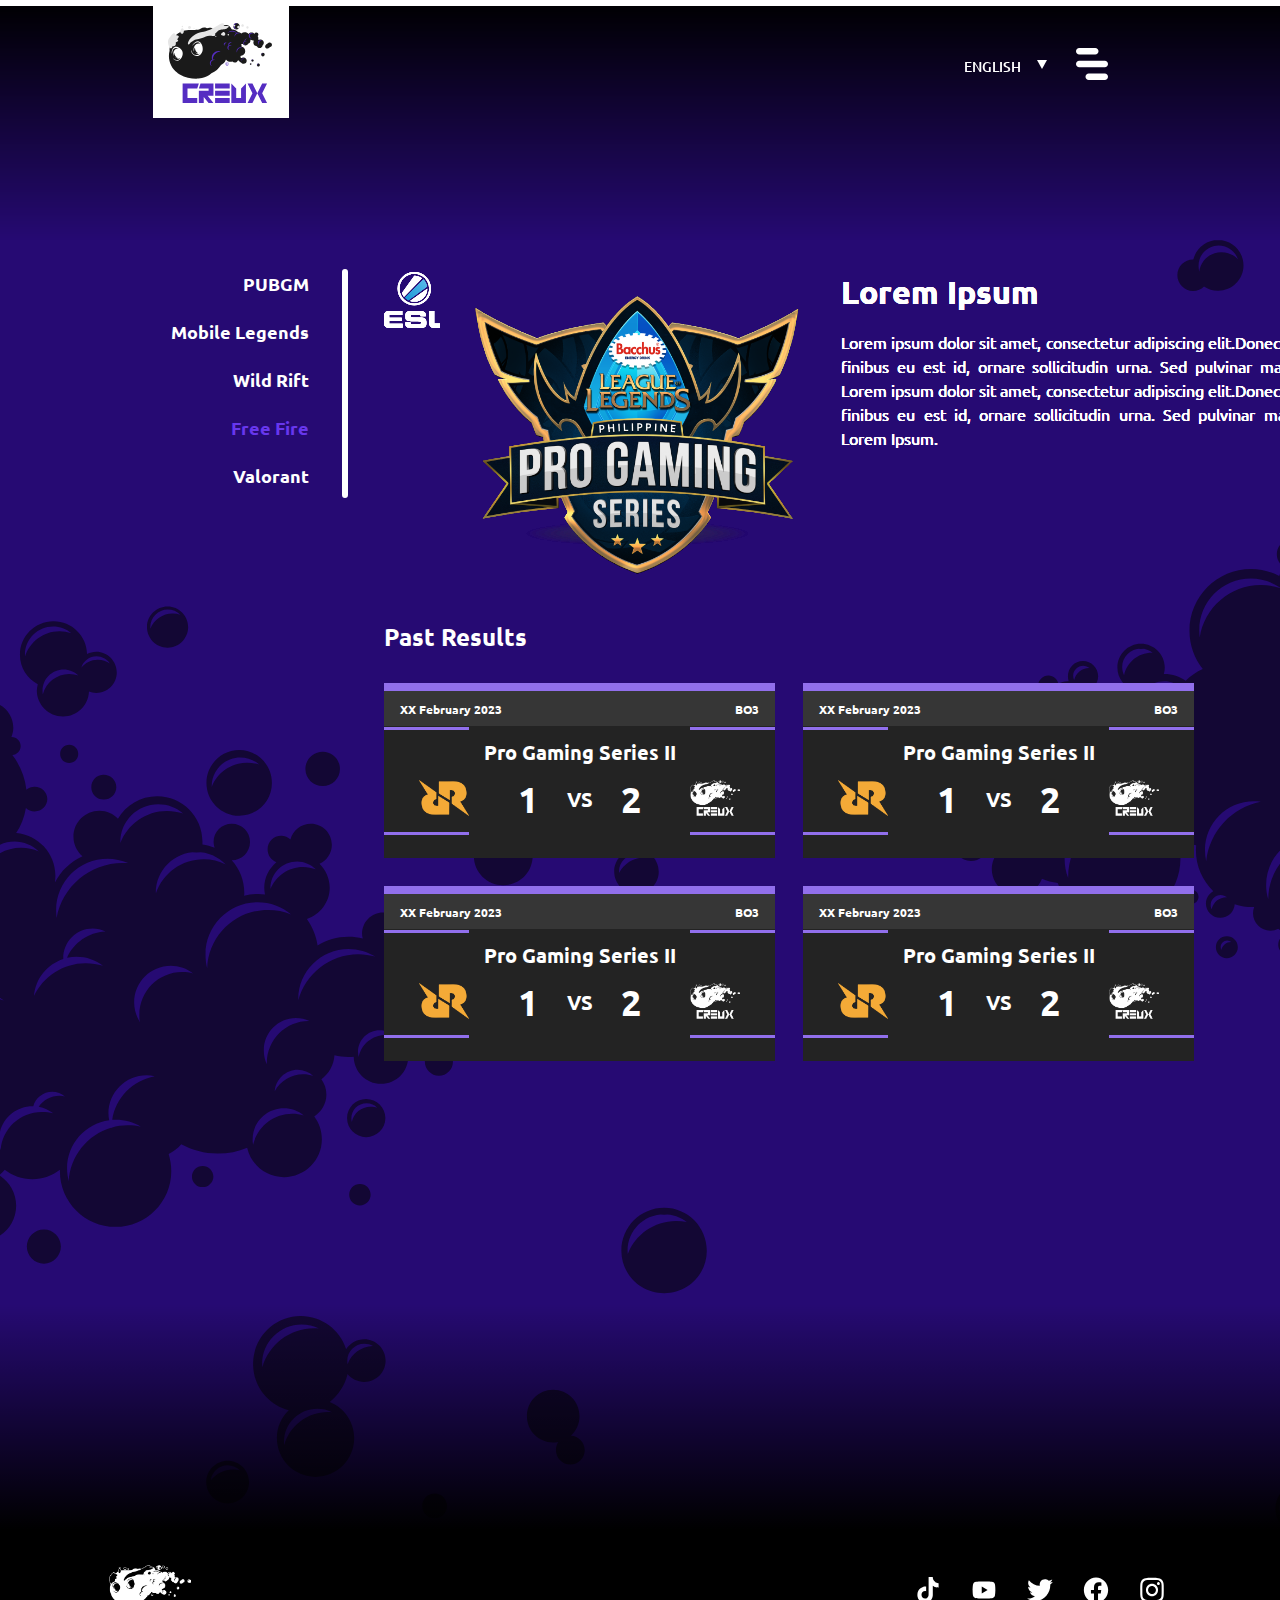
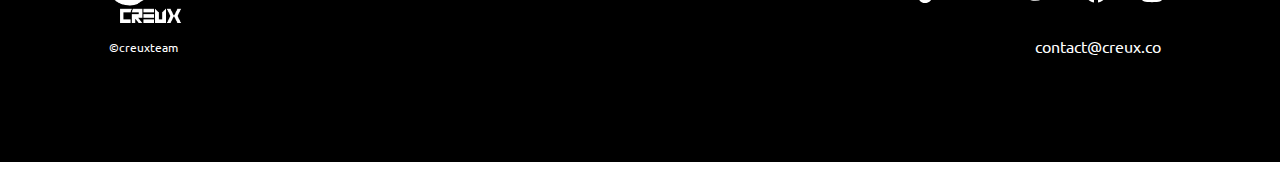
<file: index-matches-sub4.html>
<html>
    <head>
        <link rel="shortcut icon" href="Assets/creux_favicon.png" type=“image/png”>
        <title>CREUX</title>
        <link rel="stylesheet" href="style-matches.css">
        <link rel="preconnect" href="https://fonts.googleapis.com">
        <link rel="preconnect" href="https://fonts.gstatic.com" crossorigin>
        <link href="https://fonts.googleapis.com/css2?family=Ubuntu:ital,wght@0,300;0,400;0,500;0,700;1,300;1,400;1,500;1,700&display=swap" rel="stylesheet">
    </head>

    <body>
        
        <!--navigation-->
        <div id="nav">
            <div class="nav-ovl"></div>
        </div>

        <!-- pop nav -->
        <div id="menu-ovl" class="close" style="display: none;">
                <div class="menu-cont">
                    <div class="menu-cont-v2" onclick="location.href='index-team.html'">
                        <div class="menu-numb">01</div>
                        <div class="menu-txt">TEAMS</div>
                    </div>
                    <div class="menu-cont-v2 active" onclick="location.href='index-matches.html'">
                        <div class="menu-numb">02</div>
                        <div class="menu-txt">MATCHES</div>
                    </div>
                    <div class="menu-cont-v2" onclick="location.href='index-news.html'">
                        <div class="menu-numb">03</div>
                        <div class="menu-txt">NEWS</div>
                    </div>
                    <div class="menu-cont-v2" onclick="location.href='index-partners.html'">
                        <div class="menu-numb">04</div>
                        <div class="menu-txt">PARTNERS</div>
                    </div>
                    <div class="menu-cont-v2" onclick="location.href='index-contact.html'">
                        <div class="menu-numb">05</div>
                        <div class="menu-txt">CONTACT</div>
                    </div>
                </div>
        </div>

        <!-- original nav -->
        <div class="nav-line"></div>
        <div class="nav-logo-sq">
            <div class="logo" onclick="location.href='index-team.html'" style="background-image: url('Assets/CREUX_logo_full color_SVG.svg'); background-size: cover;
            background-repeat: no-repeat;"></div>
        </div>
        <!-- input (later)
        <div class="input-cont">
                <select id="country" name="country" placeholder="Country"; class="dropdown">
                        <option value="Afganistan">English</option>
                        <option value="Albania">Indonesia</option>
                    </select>

                    </form>
                    <hr class="hr-email"></hr>
                    <hr class="hr-drpdown"></hr>
        </div>
        -->
        <div class="lang-cont">
            <div class="lang-txt">ENGLISH</div>
            <div class="dr-icon" style="background-image: url('Assets/dropdown.svg'); background-size: cover;
            background-repeat: no-repeat;"></div>
        </div>
        <div id="on-off" class="menu-icon" style="background-image: url('Assets/burger-menu.svg'); background-size: cover;
        background-repeat: no-repeat;" onclick="myFunction()"></div>
        <!--script open-close menu overlay-->
        <script>
            function myFunction() {
                var x = document.getElementById("menu-ovl");
                var y = document.getElementById("on-off");
                if (x.style.display === "none") {
                  x.style.display = "block";
                  x.style.animation="move 1s 1";
                  y.style.backgroundImage="url(Assets/x-icon.svg)";
                  y.style.animation="fadeIn 2s";
                } else {
                  x.style.animation="move2 1s 1";
                  setTimeout(function() {
                        x.style.display = "none";
                    }, 1000);
                  y.style.backgroundImage="url(Assets/burger-menu.svg)";
                  y.style.animation="fadeIn2 2s";
                }
            }
        </script>
        
        <!-- matches page-->
        <section id="matches">
            <div class="mbg">
                <div class="mbg-ornament" style="background-image: url('Assets/ornament_single color_cropped.svg'); background-size: cover;
                background-repeat: no-repeat;"></div>
            </div>
            <div class="game-menu-cont">
                <div class="game-txt" onclick="location.href='index-matches.html'">PUBGM</div>
                <div class="game-txt" onclick="location.href='index-matches-sub2.html'">Mobile Legends</div>
                <div class="game-txt" onclick="location.href='index-matches-sub3.html'">Wild Rift</div>
                <div class="game-txt active" onclick="location.href='index-matches-sub4.html'">Free Fire</div>
                <div class="game-txt" onclick="location.href='index-matches-sub5.html'">Valorant</div>
            </div>

            <!-- <script>
            var PUBGM = document.getElementById("matches-PUBGM");
            var ML = document.getElementById("matches-ML");
            var WR = document.getElementById("matches-WR");
            var FF = document.getElementById("matches-FF");
            var V = document.getElementById("matches-V");
            function Fpubgm() {
                if (PUBGM.style.display === "none") {
                    PUBGM.style.display = "block";
                  x.style.animation="move 1s 1";
                  y.style.backgroundImage="url(Assets/x-icon.svg)";
                  y.style.animation="fadeIn 2s";
                } else {
                  x.style.animation="move2 1s 1";
                  setTimeout(function() {
                        x.style.display = "none";
                    }, 1000);
                  y.style.backgroundImage="url(Assets/burger-menu.svg)";
                  y.style.animation="fadeIn2 2s";
                }
            }
            </script> -->
        
            <div class="vline"></div>
            <div class="info-cont" id="matches-PUBGM">
                <div class="s-logo" style="background-image: url('Assets/esl-logo-vector.svg'); background-size: cover;
                background-repeat: no-repeat;"></div>
                <div class="l-logo" style="background-image: url('Assets/logo turney.png'); background-size: cover;
                background-repeat: no-repeat;"></div>
                <div class="info-title">Lorem Ipsum</div>
                <div class="info-txt">Lorem ipsum dolor sit amet, consectetur adipiscing
                elit.Donec nunc ligula, finibus eu est id, ornare sollicitudin urna. Sed pulvinar
                mattis ornare. Lorem ipsum dolor sit amet, consectetur adipiscing
                elit.Donec nunc ligula, finibus eu est id, ornare sollicitudin urna. Sed pulvinar
                mattis ornare Lorem Ipsum.
                </div>
            </div>
            <div class="info-cont" id="matches-ML">
                <div class="s-logo" style="background-image: url('Assets/esl-logo-vector.svg'); background-size: cover;
                background-repeat: no-repeat;"></div>
                <div class="l-logo" style="background-image: url('Assets/logo turney.png'); background-size: cover;
                background-repeat: no-repeat;"></div>
                <div class="info-title">Lorem Ipsum</div>
                <div class="info-txt">Lorem ipsum dolor sit amet, consectetur adipiscing
                elit.Donec nunc ligula, finibus eu est id, ornare sollicitudin urna. Sed pulvinar
                mattis ornare. Lorem ipsum dolor sit amet, consectetur adipiscing
                elit.Donec nunc ligula, finibus eu est id, ornare sollicitudin urna. Sed pulvinar
                mattis ornare Lorem Ipsum.
                </div>
            </div>
            <div class="info-cont" id="matches-WR">
                <div class="s-logo" style="background-image: url('Assets/esl-logo-vector.svg'); background-size: cover;
                background-repeat: no-repeat;"></div>
                <div class="l-logo" style="background-image: url('Assets/logo turney.png'); background-size: cover;
                background-repeat: no-repeat;"></div>
                <div class="info-title">Lorem Ipsum</div>
                <div class="info-txt">Lorem ipsum dolor sit amet, consectetur adipiscing
                elit.Donec nunc ligula, finibus eu est id, ornare sollicitudin urna. Sed pulvinar
                mattis ornare. Lorem ipsum dolor sit amet, consectetur adipiscing
                elit.Donec nunc ligula, finibus eu est id, ornare sollicitudin urna. Sed pulvinar
                mattis ornare Lorem Ipsum.
                </div>
            </div>
            <div class="info-cont" id="matches-FF">
                <div class="s-logo" style="background-image: url('Assets/esl-logo-vector.svg'); background-size: cover;
                background-repeat: no-repeat;"></div>
                <div class="l-logo" style="background-image: url('Assets/logo turney.png'); background-size: cover;
                background-repeat: no-repeat;"></div>
                <div class="info-title">Lorem Ipsum</div>
                <div class="info-txt">Lorem ipsum dolor sit amet, consectetur adipiscing
                elit.Donec nunc ligula, finibus eu est id, ornare sollicitudin urna. Sed pulvinar
                mattis ornare. Lorem ipsum dolor sit amet, consectetur adipiscing
                elit.Donec nunc ligula, finibus eu est id, ornare sollicitudin urna. Sed pulvinar
                mattis ornare Lorem Ipsum.
                </div>
            </div>
            <div class="info-cont" id="matches-V">
                <div class="s-logo" style="background-image: url('Assets/esl-logo-vector.svg'); background-size: cover;
                background-repeat: no-repeat;"></div>
                <div class="l-logo" style="background-image: url('Assets/logo turney.png'); background-size: cover;
                background-repeat: no-repeat;"></div>
                <div class="info-title">Lorem Ipsum</div>
                <div class="info-txt">Lorem ipsum dolor sit amet, consectetur adipiscing
                elit.Donec nunc ligula, finibus eu est id, ornare sollicitudin urna. Sed pulvinar
                mattis ornare. Lorem ipsum dolor sit amet, consectetur adipiscing
                elit.Donec nunc ligula, finibus eu est id, ornare sollicitudin urna. Sed pulvinar
                mattis ornare Lorem Ipsum.
                </div>
            </div>


            <div class="recent-title">Past Results</div>
            <div class="recent-cont" id="matches-PUBGM">
                <div class="recent-card">
                    <div class="card-ovl"></div>
                    <div class="card-line-top"></div>
                    <div class="card-line-ctr1"></div>
                    <div class="card-line-ctr2"></div>
                    <div class="card-line-btm1"></div>
                    <div class="card-line-btm2"></div>
                    <div class="card-date">XX February 2023</div>
                    <div class="card-i">BO3</div>
                    <div class="card-logo1" style="background-image: url('Assets/LOGO_RRQ_orange_kotak.png'); background-size: cover;
                    background-repeat: no-repeat;"></div>
                    <div class="card-logo2" style="background-image: url('Assets/CREUX_logo_all white_png_kotak.png'); background-size: cover;
                    background-repeat: no-repeat;"></div>
                    <div class="card-title">Pro Gaming Series II</div>
                    <div class="card-vs">VS</div>
                    <div class="card-numb1">1</div>
                    <div class="card-numb2">2</div>
                </div>
                <div class="recent-card">
                    <div class="card-ovl"></div>
                    <div class="card-line-top"></div>
                    <div class="card-line-ctr1"></div>
                    <div class="card-line-ctr2"></div>
                    <div class="card-line-btm1"></div>
                    <div class="card-line-btm2"></div>
                    <div class="card-date">XX February 2023</div>
                    <div class="card-i">BO3</div>
                    <div class="card-logo1" style="background-image: url('Assets/LOGO_RRQ_orange_kotak.png'); background-size: cover;
                    background-repeat: no-repeat;"></div>
                    <div class="card-logo2" style="background-image: url('Assets/CREUX_logo_all white_png_kotak.png'); background-size: cover;
                    background-repeat: no-repeat;"></div>
                    <div class="card-title">Pro Gaming Series II</div>
                    <div class="card-vs">VS</div>
                    <div class="card-numb1">1</div>
                    <div class="card-numb2">2</div>
                </div>
                <div class="recent-card">
                    <div class="card-ovl"></div>
                    <div class="card-line-top"></div>
                    <div class="card-line-ctr1"></div>
                    <div class="card-line-ctr2"></div>
                    <div class="card-line-btm1"></div>
                    <div class="card-line-btm2"></div>
                    <div class="card-date">XX February 2023</div>
                    <div class="card-i">BO3</div>
                    <div class="card-logo1" style="background-image: url('Assets/LOGO_RRQ_orange_kotak.png'); background-size: cover;
                    background-repeat: no-repeat;"></div>
                    <div class="card-logo2" style="background-image: url('Assets/CREUX_logo_all white_png_kotak.png'); background-size: cover;
                    background-repeat: no-repeat;"></div>
                    <div class="card-title">Pro Gaming Series II</div>
                    <div class="card-vs">VS</div>
                    <div class="card-numb1">1</div>
                    <div class="card-numb2">2</div>
                </div>
                <div class="recent-card">
                    <div class="card-ovl"></div>
                    <div class="card-line-top"></div>
                    <div class="card-line-ctr1"></div>
                    <div class="card-line-ctr2"></div>
                    <div class="card-line-btm1"></div>
                    <div class="card-line-btm2"></div>
                    <div class="card-date">XX February 2023</div>
                    <div class="card-i">BO3</div>
                    <div class="card-logo1" style="background-image: url('Assets/LOGO_RRQ_orange_kotak.png'); background-size: cover;
                    background-repeat: no-repeat;"></div>
                    <div class="card-logo2" style="background-image: url('Assets/CREUX_logo_all white_png_kotak.png'); background-size: cover;
                    background-repeat: no-repeat;"></div>
                    <div class="card-title">Pro Gaming Series II</div>
                    <div class="card-vs">VS</div>
                    <div class="card-numb1">1</div>
                    <div class="card-numb2">2</div>
                </div>
            </div>
            <div class="recent-cont" id="matches-ML">
                <div class="recent-card">
                    <div class="card-ovl"></div>
                    <div class="card-line-top"></div>
                    <div class="card-line-ctr1"></div>
                    <div class="card-line-ctr2"></div>
                    <div class="card-line-btm1"></div>
                    <div class="card-line-btm2"></div>
                    <div class="card-date">XX February 2023</div>
                    <div class="card-i">BO3</div>
                    <div class="card-logo1" style="background-image: url('Assets/LOGO_RRQ_orange_kotak.png'); background-size: cover;
                    background-repeat: no-repeat;"></div>
                    <div class="card-logo2" style="background-image: url('Assets/CREUX_logo_all white_png_kotak.png'); background-size: cover;
                    background-repeat: no-repeat;"></div>
                    <div class="card-title">Pro Gaming Series II</div>
                    <div class="card-vs">VS</div>
                    <div class="card-numb1">1</div>
                    <div class="card-numb2">2</div>
                </div>
                <div class="recent-card">
                    <div class="card-ovl"></div>
                    <div class="card-line-top"></div>
                    <div class="card-line-ctr1"></div>
                    <div class="card-line-ctr2"></div>
                    <div class="card-line-btm1"></div>
                    <div class="card-line-btm2"></div>
                    <div class="card-date">XX February 2023</div>
                    <div class="card-i">BO3</div>
                    <div class="card-logo1" style="background-image: url('Assets/LOGO_RRQ_orange_kotak.png'); background-size: cover;
                    background-repeat: no-repeat;"></div>
                    <div class="card-logo2" style="background-image: url('Assets/CREUX_logo_all white_png_kotak.png'); background-size: cover;
                    background-repeat: no-repeat;"></div>
                    <div class="card-title">Pro Gaming Series II</div>
                    <div class="card-vs">VS</div>
                    <div class="card-numb1">1</div>
                    <div class="card-numb2">2</div>
                </div>
                <div class="recent-card">
                    <div class="card-ovl"></div>
                    <div class="card-line-top"></div>
                    <div class="card-line-ctr1"></div>
                    <div class="card-line-ctr2"></div>
                    <div class="card-line-btm1"></div>
                    <div class="card-line-btm2"></div>
                    <div class="card-date">XX February 2023</div>
                    <div class="card-i">BO3</div>
                    <div class="card-logo1" style="background-image: url('Assets/LOGO_RRQ_orange_kotak.png'); background-size: cover;
                    background-repeat: no-repeat;"></div>
                    <div class="card-logo2" style="background-image: url('Assets/CREUX_logo_all white_png_kotak.png'); background-size: cover;
                    background-repeat: no-repeat;"></div>
                    <div class="card-title">Pro Gaming Series II</div>
                    <div class="card-vs">VS</div>
                    <div class="card-numb1">1</div>
                    <div class="card-numb2">2</div>
                </div>
                <div class="recent-card">
                    <div class="card-ovl"></div>
                    <div class="card-line-top"></div>
                    <div class="card-line-ctr1"></div>
                    <div class="card-line-ctr2"></div>
                    <div class="card-line-btm1"></div>
                    <div class="card-line-btm2"></div>
                    <div class="card-date">XX February 2023</div>
                    <div class="card-i">BO3</div>
                    <div class="card-logo1" style="background-image: url('Assets/LOGO_RRQ_orange_kotak.png'); background-size: cover;
                    background-repeat: no-repeat;"></div>
                    <div class="card-logo2" style="background-image: url('Assets/CREUX_logo_all white_png_kotak.png'); background-size: cover;
                    background-repeat: no-repeat;"></div>
                    <div class="card-title">Pro Gaming Series II</div>
                    <div class="card-vs">VS</div>
                    <div class="card-numb1">1</div>
                    <div class="card-numb2">2</div>
                </div>
            </div>
            <div class="recent-cont" id="matches-WR">
                <div class="recent-card">
                    <div class="card-ovl"></div>
                    <div class="card-line-top"></div>
                    <div class="card-line-ctr1"></div>
                    <div class="card-line-ctr2"></div>
                    <div class="card-line-btm1"></div>
                    <div class="card-line-btm2"></div>
                    <div class="card-date">XX February 2023</div>
                    <div class="card-i">BO3</div>
                    <div class="card-logo1" style="background-image: url('Assets/LOGO_RRQ_orange_kotak.png'); background-size: cover;
                    background-repeat: no-repeat;"></div>
                    <div class="card-logo2" style="background-image: url('Assets/CREUX_logo_all white_png_kotak.png'); background-size: cover;
                    background-repeat: no-repeat;"></div>
                    <div class="card-title">Pro Gaming Series II</div>
                    <div class="card-vs">VS</div>
                    <div class="card-numb1">1</div>
                    <div class="card-numb2">2</div>
                </div>
                <div class="recent-card">
                    <div class="card-ovl"></div>
                    <div class="card-line-top"></div>
                    <div class="card-line-ctr1"></div>
                    <div class="card-line-ctr2"></div>
                    <div class="card-line-btm1"></div>
                    <div class="card-line-btm2"></div>
                    <div class="card-date">XX February 2023</div>
                    <div class="card-i">BO3</div>
                    <div class="card-logo1" style="background-image: url('Assets/LOGO_RRQ_orange_kotak.png'); background-size: cover;
                    background-repeat: no-repeat;"></div>
                    <div class="card-logo2" style="background-image: url('Assets/CREUX_logo_all white_png_kotak.png'); background-size: cover;
                    background-repeat: no-repeat;"></div>
                    <div class="card-title">Pro Gaming Series II</div>
                    <div class="card-vs">VS</div>
                    <div class="card-numb1">1</div>
                    <div class="card-numb2">2</div>
                </div>
                <div class="recent-card">
                    <div class="card-ovl"></div>
                    <div class="card-line-top"></div>
                    <div class="card-line-ctr1"></div>
                    <div class="card-line-ctr2"></div>
                    <div class="card-line-btm1"></div>
                    <div class="card-line-btm2"></div>
                    <div class="card-date">XX February 2023</div>
                    <div class="card-i">BO3</div>
                    <div class="card-logo1" style="background-image: url('Assets/LOGO_RRQ_orange_kotak.png'); background-size: cover;
                    background-repeat: no-repeat;"></div>
                    <div class="card-logo2" style="background-image: url('Assets/CREUX_logo_all white_png_kotak.png'); background-size: cover;
                    background-repeat: no-repeat;"></div>
                    <div class="card-title">Pro Gaming Series II</div>
                    <div class="card-vs">VS</div>
                    <div class="card-numb1">1</div>
                    <div class="card-numb2">2</div>
                </div>
                <div class="recent-card">
                    <div class="card-ovl"></div>
                    <div class="card-line-top"></div>
                    <div class="card-line-ctr1"></div>
                    <div class="card-line-ctr2"></div>
                    <div class="card-line-btm1"></div>
                    <div class="card-line-btm2"></div>
                    <div class="card-date">XX February 2023</div>
                    <div class="card-i">BO3</div>
                    <div class="card-logo1" style="background-image: url('Assets/LOGO_RRQ_orange_kotak.png'); background-size: cover;
                    background-repeat: no-repeat;"></div>
                    <div class="card-logo2" style="background-image: url('Assets/CREUX_logo_all white_png_kotak.png'); background-size: cover;
                    background-repeat: no-repeat;"></div>
                    <div class="card-title">Pro Gaming Series II</div>
                    <div class="card-vs">VS</div>
                    <div class="card-numb1">1</div>
                    <div class="card-numb2">2</div>
                </div>
            </div>
            <div class="recent-cont" id="matches-FF">
                <div class="recent-card">
                    <div class="card-ovl"></div>
                    <div class="card-line-top"></div>
                    <div class="card-line-ctr1"></div>
                    <div class="card-line-ctr2"></div>
                    <div class="card-line-btm1"></div>
                    <div class="card-line-btm2"></div>
                    <div class="card-date">XX February 2023</div>
                    <div class="card-i">BO3</div>
                    <div class="card-logo1" style="background-image: url('Assets/LOGO_RRQ_orange_kotak.png'); background-size: cover;
                    background-repeat: no-repeat;"></div>
                    <div class="card-logo2" style="background-image: url('Assets/CREUX_logo_all white_png_kotak.png'); background-size: cover;
                    background-repeat: no-repeat;"></div>
                    <div class="card-title">Pro Gaming Series II</div>
                    <div class="card-vs">VS</div>
                    <div class="card-numb1">1</div>
                    <div class="card-numb2">2</div>
                </div>
                <div class="recent-card">
                    <div class="card-ovl"></div>
                    <div class="card-line-top"></div>
                    <div class="card-line-ctr1"></div>
                    <div class="card-line-ctr2"></div>
                    <div class="card-line-btm1"></div>
                    <div class="card-line-btm2"></div>
                    <div class="card-date">XX February 2023</div>
                    <div class="card-i">BO3</div>
                    <div class="card-logo1" style="background-image: url('Assets/LOGO_RRQ_orange_kotak.png'); background-size: cover;
                    background-repeat: no-repeat;"></div>
                    <div class="card-logo2" style="background-image: url('Assets/CREUX_logo_all white_png_kotak.png'); background-size: cover;
                    background-repeat: no-repeat;"></div>
                    <div class="card-title">Pro Gaming Series II</div>
                    <div class="card-vs">VS</div>
                    <div class="card-numb1">1</div>
                    <div class="card-numb2">2</div>
                </div>
                <div class="recent-card">
                    <div class="card-ovl"></div>
                    <div class="card-line-top"></div>
                    <div class="card-line-ctr1"></div>
                    <div class="card-line-ctr2"></div>
                    <div class="card-line-btm1"></div>
                    <div class="card-line-btm2"></div>
                    <div class="card-date">XX February 2023</div>
                    <div class="card-i">BO3</div>
                    <div class="card-logo1" style="background-image: url('Assets/LOGO_RRQ_orange_kotak.png'); background-size: cover;
                    background-repeat: no-repeat;"></div>
                    <div class="card-logo2" style="background-image: url('Assets/CREUX_logo_all white_png_kotak.png'); background-size: cover;
                    background-repeat: no-repeat;"></div>
                    <div class="card-title">Pro Gaming Series II</div>
                    <div class="card-vs">VS</div>
                    <div class="card-numb1">1</div>
                    <div class="card-numb2">2</div>
                </div>
                <div class="recent-card">
                    <div class="card-ovl"></div>
                    <div class="card-line-top"></div>
                    <div class="card-line-ctr1"></div>
                    <div class="card-line-ctr2"></div>
                    <div class="card-line-btm1"></div>
                    <div class="card-line-btm2"></div>
                    <div class="card-date">XX February 2023</div>
                    <div class="card-i">BO3</div>
                    <div class="card-logo1" style="background-image: url('Assets/LOGO_RRQ_orange_kotak.png'); background-size: cover;
                    background-repeat: no-repeat;"></div>
                    <div class="card-logo2" style="background-image: url('Assets/CREUX_logo_all white_png_kotak.png'); background-size: cover;
                    background-repeat: no-repeat;"></div>
                    <div class="card-title">Pro Gaming Series II</div>
                    <div class="card-vs">VS</div>
                    <div class="card-numb1">1</div>
                    <div class="card-numb2">2</div>
                </div>
            </div>
            <div class="recent-cont" id="matches-V">
                <div class="recent-card">
                    <div class="card-ovl"></div>
                    <div class="card-line-top"></div>
                    <div class="card-line-ctr1"></div>
                    <div class="card-line-ctr2"></div>
                    <div class="card-line-btm1"></div>
                    <div class="card-line-btm2"></div>
                    <div class="card-date">XX February 2023</div>
                    <div class="card-i">BO3</div>
                    <div class="card-logo1" style="background-image: url('Assets/LOGO_RRQ_orange_kotak.png'); background-size: cover;
                    background-repeat: no-repeat;"></div>
                    <div class="card-logo2" style="background-image: url('Assets/CREUX_logo_all white_png_kotak.png'); background-size: cover;
                    background-repeat: no-repeat;"></div>
                    <div class="card-title">Pro Gaming Series II</div>
                    <div class="card-vs">VS</div>
                    <div class="card-numb1">1</div>
                    <div class="card-numb2">2</div>
                </div>
                <div class="recent-card">
                    <div class="card-ovl"></div>
                    <div class="card-line-top"></div>
                    <div class="card-line-ctr1"></div>
                    <div class="card-line-ctr2"></div>
                    <div class="card-line-btm1"></div>
                    <div class="card-line-btm2"></div>
                    <div class="card-date">XX February 2023</div>
                    <div class="card-i">BO3</div>
                    <div class="card-logo1" style="background-image: url('Assets/LOGO_RRQ_orange_kotak.png'); background-size: cover;
                    background-repeat: no-repeat;"></div>
                    <div class="card-logo2" style="background-image: url('Assets/CREUX_logo_all white_png_kotak.png'); background-size: cover;
                    background-repeat: no-repeat;"></div>
                    <div class="card-title">Pro Gaming Series II</div>
                    <div class="card-vs">VS</div>
                    <div class="card-numb1">1</div>
                    <div class="card-numb2">2</div>
                </div>
                <div class="recent-card">
                    <div class="card-ovl"></div>
                    <div class="card-line-top"></div>
                    <div class="card-line-ctr1"></div>
                    <div class="card-line-ctr2"></div>
                    <div class="card-line-btm1"></div>
                    <div class="card-line-btm2"></div>
                    <div class="card-date">XX February 2023</div>
                    <div class="card-i">BO3</div>
                    <div class="card-logo1" style="background-image: url('Assets/LOGO_RRQ_orange_kotak.png'); background-size: cover;
                    background-repeat: no-repeat;"></div>
                    <div class="card-logo2" style="background-image: url('Assets/CREUX_logo_all white_png_kotak.png'); background-size: cover;
                    background-repeat: no-repeat;"></div>
                    <div class="card-title">Pro Gaming Series II</div>
                    <div class="card-vs">VS</div>
                    <div class="card-numb1">1</div>
                    <div class="card-numb2">2</div>
                </div>
                <div class="recent-card">
                    <div class="card-ovl"></div>
                    <div class="card-line-top"></div>
                    <div class="card-line-ctr1"></div>
                    <div class="card-line-ctr2"></div>
                    <div class="card-line-btm1"></div>
                    <div class="card-line-btm2"></div>
                    <div class="card-date">XX February 2023</div>
                    <div class="card-i">BO3</div>
                    <div class="card-logo1" style="background-image: url('Assets/LOGO_RRQ_orange_kotak.png'); background-size: cover;
                    background-repeat: no-repeat;"></div>
                    <div class="card-logo2" style="background-image: url('Assets/CREUX_logo_all white_png_kotak.png'); background-size: cover;
                    background-repeat: no-repeat;"></div>
                    <div class="card-title">Pro Gaming Series II</div>
                    <div class="card-vs">VS</div>
                    <div class="card-numb1">1</div>
                    <div class="card-numb2">2</div>
                </div>
            </div>
            
            <div class="mbg-overlay-btm"></div>
        </section>
        
        <!-- footer -->
        <div class="footer">
            <div class="ftr-logo" style="background-image: url('Assets/CREUX_logo_all white_png.png'); background-size: cover;
            background-repeat: no-repeat;"></div>
            <div class="ftr-copyright">©creuxteam</div>
            <div class="socmed-cont">
                <div class="socmed-icon" style="background-image: url('Assets/tiktok.svg'); background-size: cover;
                background-repeat: no-repeat;"></div>
                <div class="socmed-icon" style="background-image: url('Assets/yutub.svg'); background-size: cover;
                background-repeat: no-repeat;"></div>
                <div class="socmed-icon" style="background-image: url('Assets/twitter.svg'); background-size: cover;
                background-repeat: no-repeat;"></div>
                <div class="socmed-icon" style="background-image: url('Assets/fb.svg'); background-size: cover;
                background-repeat: no-repeat;"></div>
                <div class="socmed-icon" style="background-image: url('Assets/ig.svg'); background-size: cover;
                background-repeat: no-repeat;"></div>
            </div>
            <div class="ftr-email-txt">contact@creux.co</div>
        </div>

        <!-- horizontal scroll -->
        <script>
            const scrollContainer1 = document.querySelector(".partners-car");
            const scrollContainer2 = document.querySelector(".matches-car");
            const scrollContainer3 = document.querySelector(".teams-car");
            const scrollContainer4 = document.querySelector(".g-teams-car-cont-ml");
            const scrollContainer5 = document.querySelector(".g-teams-car-cont-pubgm");
            const scrollContainer6 = document.querySelector(".g-teams-car-cont-wr");

            [scrollContainer1, scrollContainer2,
            scrollContainer3, scrollContainer4,
            scrollContainer5, scrollContainer6,].forEach((scrollContainer)=>{
                scrollContainer.addEventListener("wheel", (evt) => {
                    evt.preventDefault();
                    scrollContainer.scrollLeft += evt.deltaY;
                });
            });
        </script>
    </body>
</html>
</file>
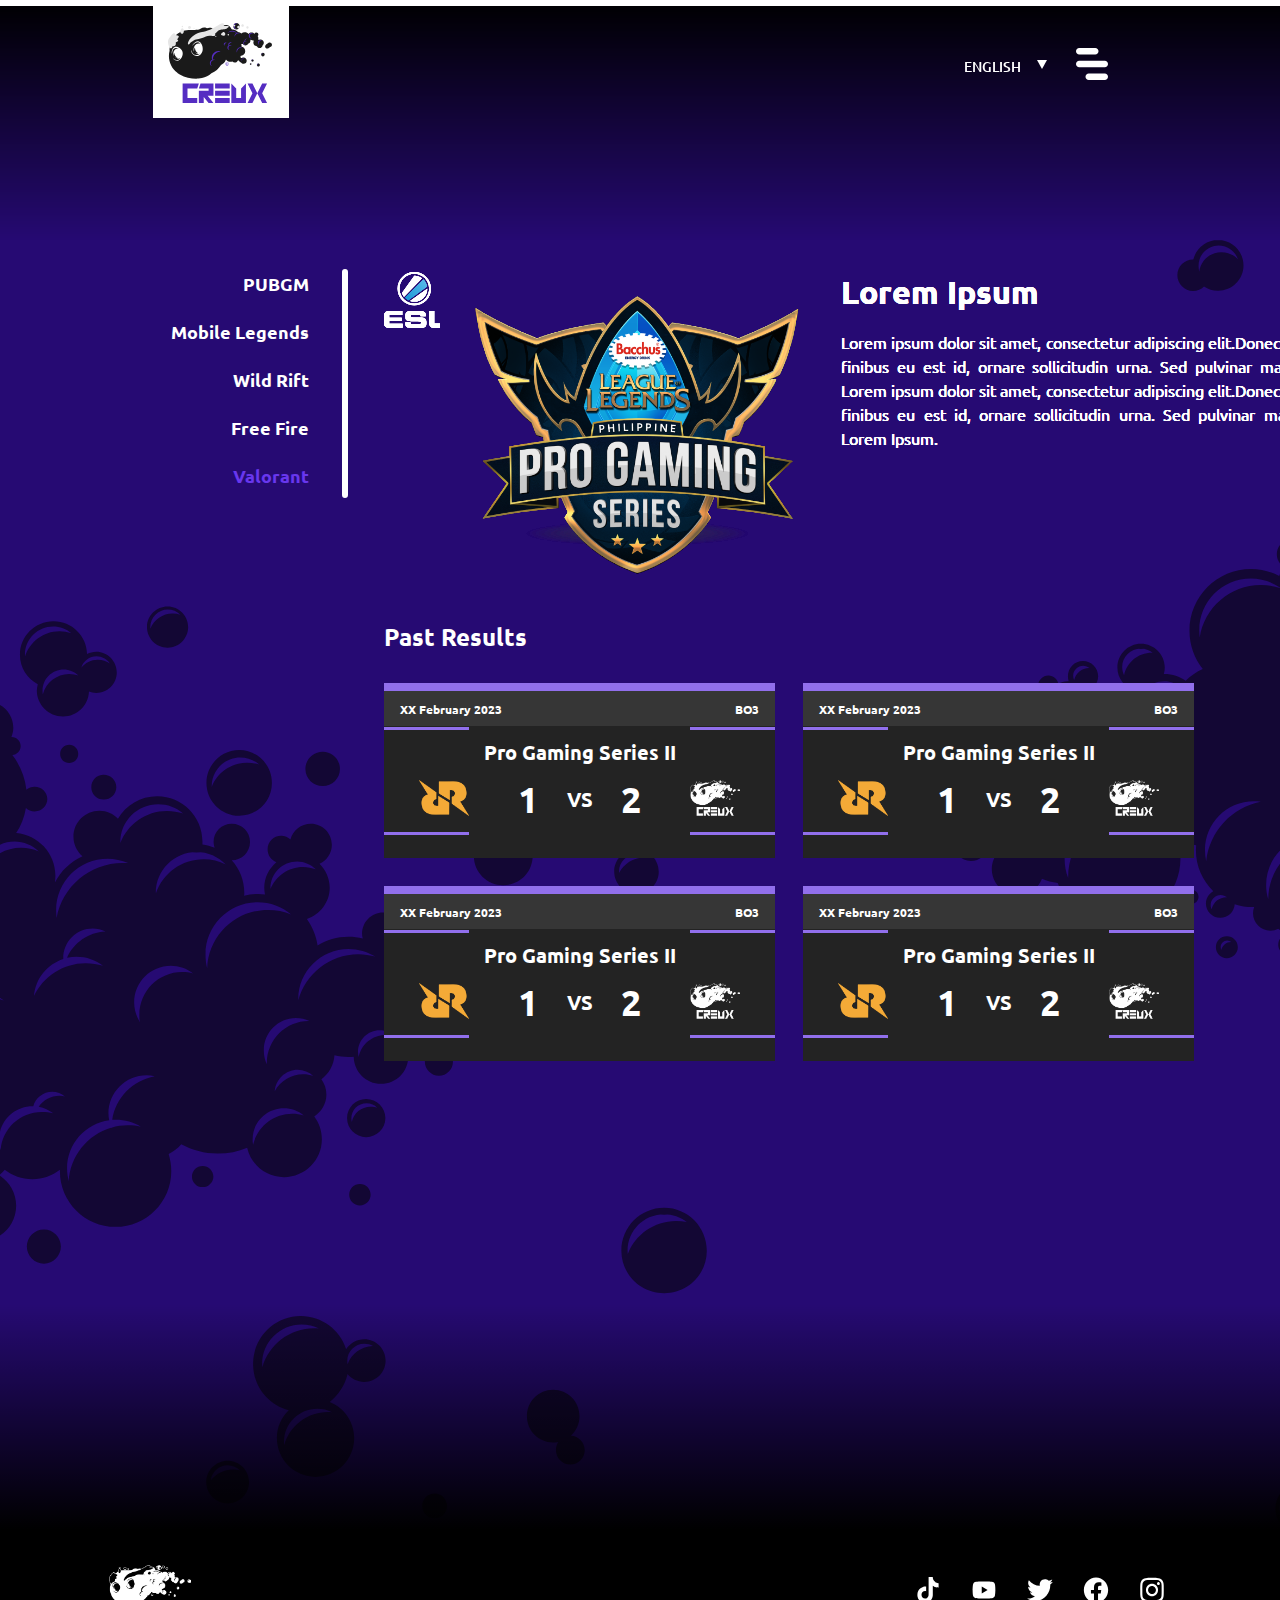
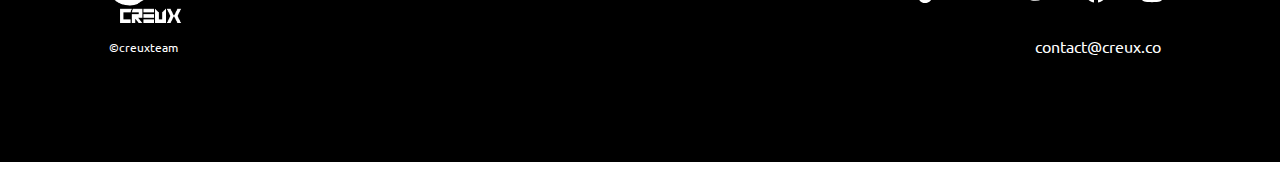
<file: index-matches-sub5.html>
<html>
    <head>
        <link rel="shortcut icon" href="Assets/creux_favicon.png" type=“image/png”>
        <title>CREUX</title>
        <link rel="stylesheet" href="style-matches.css">
        <link rel="preconnect" href="https://fonts.googleapis.com">
        <link rel="preconnect" href="https://fonts.gstatic.com" crossorigin>
        <link href="https://fonts.googleapis.com/css2?family=Ubuntu:ital,wght@0,300;0,400;0,500;0,700;1,300;1,400;1,500;1,700&display=swap" rel="stylesheet">
    </head>

    <body>
        
        <!--navigation-->
        <div id="nav">
            <div class="nav-ovl"></div>
        </div>

        <!-- pop nav -->
        <div id="menu-ovl" class="close" style="display: none;">
                <div class="menu-cont">
                    <div class="menu-cont-v2" onclick="location.href='index-team.html'">
                        <div class="menu-numb">01</div>
                        <div class="menu-txt">TEAMS</div>
                    </div>
                    <div class="menu-cont-v2 active" onclick="location.href='index-matches.html'">
                        <div class="menu-numb">02</div>
                        <div class="menu-txt">MATCHES</div>
                    </div>
                    <div class="menu-cont-v2" onclick="location.href='index-news.html'">
                        <div class="menu-numb">03</div>
                        <div class="menu-txt">NEWS</div>
                    </div>
                    <div class="menu-cont-v2" onclick="location.href='index-partners.html'">
                        <div class="menu-numb">04</div>
                        <div class="menu-txt">PARTNERS</div>
                    </div>
                    <div class="menu-cont-v2" onclick="location.href='index-contact.html'">
                        <div class="menu-numb">05</div>
                        <div class="menu-txt">CONTACT</div>
                    </div>
                </div>
        </div>

        <!-- original nav -->
        <div class="nav-line"></div>
        <div class="nav-logo-sq">
            <div class="logo" onclick="location.href='index-team.html'" style="background-image: url('Assets/CREUX_logo_full color_SVG.svg'); background-size: cover;
            background-repeat: no-repeat;"></div>
        </div>
        <!-- input (later)
        <div class="input-cont">
                <select id="country" name="country" placeholder="Country"; class="dropdown">
                        <option value="Afganistan">English</option>
                        <option value="Albania">Indonesia</option>
                    </select>

                    </form>
                    <hr class="hr-email"></hr>
                    <hr class="hr-drpdown"></hr>
        </div>
        -->
        <div class="lang-cont">
            <div class="lang-txt">ENGLISH</div>
            <div class="dr-icon" style="background-image: url('Assets/dropdown.svg'); background-size: cover;
            background-repeat: no-repeat;"></div>
        </div>
        <div id="on-off" class="menu-icon" style="background-image: url('Assets/burger-menu.svg'); background-size: cover;
        background-repeat: no-repeat;" onclick="myFunction()"></div>
        <!--script open-close menu overlay-->
        <script>
            function myFunction() {
                var x = document.getElementById("menu-ovl");
                var y = document.getElementById("on-off");
                if (x.style.display === "none") {
                  x.style.display = "block";
                  x.style.animation="move 1s 1";
                  y.style.backgroundImage="url(Assets/x-icon.svg)";
                  y.style.animation="fadeIn 2s";
                } else {
                  x.style.animation="move2 1s 1";
                  setTimeout(function() {
                        x.style.display = "none";
                    }, 1000);
                  y.style.backgroundImage="url(Assets/burger-menu.svg)";
                  y.style.animation="fadeIn2 2s";
                }
            }
        </script>
        
        <!-- matches page-->
        <section id="matches">
            <div class="mbg">
                <div class="mbg-ornament" style="background-image: url('Assets/ornament_single color_cropped.svg'); background-size: cover;
                background-repeat: no-repeat;"></div>
            </div>
            <div class="game-menu-cont">
                <div class="game-txt" onclick="location.href='index-matches.html'">PUBGM</div>
                <div class="game-txt" onclick="location.href='index-matches-sub2.html'">Mobile Legends</div>
                <div class="game-txt" onclick="location.href='index-matches-sub3.html'">Wild Rift</div>
                <div class="game-txt" onclick="location.href='index-matches-sub4.html'">Free Fire</div>
                <div class="game-txt active" onclick="location.href='index-matches-sub5.html'">Valorant</div>
            </div>

            <!-- <script>
            var PUBGM = document.getElementById("matches-PUBGM");
            var ML = document.getElementById("matches-ML");
            var WR = document.getElementById("matches-WR");
            var FF = document.getElementById("matches-FF");
            var V = document.getElementById("matches-V");
            function Fpubgm() {
                if (PUBGM.style.display === "none") {
                    PUBGM.style.display = "block";
                  x.style.animation="move 1s 1";
                  y.style.backgroundImage="url(Assets/x-icon.svg)";
                  y.style.animation="fadeIn 2s";
                } else {
                  x.style.animation="move2 1s 1";
                  setTimeout(function() {
                        x.style.display = "none";
                    }, 1000);
                  y.style.backgroundImage="url(Assets/burger-menu.svg)";
                  y.style.animation="fadeIn2 2s";
                }
            }
            </script> -->
        
            <div class="vline"></div>
            <div class="info-cont" id="matches-PUBGM">
                <div class="s-logo" style="background-image: url('Assets/esl-logo-vector.svg'); background-size: cover;
                background-repeat: no-repeat;"></div>
                <div class="l-logo" style="background-image: url('Assets/logo turney.png'); background-size: cover;
                background-repeat: no-repeat;"></div>
                <div class="info-title">Lorem Ipsum</div>
                <div class="info-txt">Lorem ipsum dolor sit amet, consectetur adipiscing
                elit.Donec nunc ligula, finibus eu est id, ornare sollicitudin urna. Sed pulvinar
                mattis ornare. Lorem ipsum dolor sit amet, consectetur adipiscing
                elit.Donec nunc ligula, finibus eu est id, ornare sollicitudin urna. Sed pulvinar
                mattis ornare Lorem Ipsum.
                </div>
            </div>
            <div class="info-cont" id="matches-ML">
                <div class="s-logo" style="background-image: url('Assets/esl-logo-vector.svg'); background-size: cover;
                background-repeat: no-repeat;"></div>
                <div class="l-logo" style="background-image: url('Assets/logo turney.png'); background-size: cover;
                background-repeat: no-repeat;"></div>
                <div class="info-title">Lorem Ipsum</div>
                <div class="info-txt">Lorem ipsum dolor sit amet, consectetur adipiscing
                elit.Donec nunc ligula, finibus eu est id, ornare sollicitudin urna. Sed pulvinar
                mattis ornare. Lorem ipsum dolor sit amet, consectetur adipiscing
                elit.Donec nunc ligula, finibus eu est id, ornare sollicitudin urna. Sed pulvinar
                mattis ornare Lorem Ipsum.
                </div>
            </div>
            <div class="info-cont" id="matches-WR">
                <div class="s-logo" style="background-image: url('Assets/esl-logo-vector.svg'); background-size: cover;
                background-repeat: no-repeat;"></div>
                <div class="l-logo" style="background-image: url('Assets/logo turney.png'); background-size: cover;
                background-repeat: no-repeat;"></div>
                <div class="info-title">Lorem Ipsum</div>
                <div class="info-txt">Lorem ipsum dolor sit amet, consectetur adipiscing
                elit.Donec nunc ligula, finibus eu est id, ornare sollicitudin urna. Sed pulvinar
                mattis ornare. Lorem ipsum dolor sit amet, consectetur adipiscing
                elit.Donec nunc ligula, finibus eu est id, ornare sollicitudin urna. Sed pulvinar
                mattis ornare Lorem Ipsum.
                </div>
            </div>
            <div class="info-cont" id="matches-FF">
                <div class="s-logo" style="background-image: url('Assets/esl-logo-vector.svg'); background-size: cover;
                background-repeat: no-repeat;"></div>
                <div class="l-logo" style="background-image: url('Assets/logo turney.png'); background-size: cover;
                background-repeat: no-repeat;"></div>
                <div class="info-title">Lorem Ipsum</div>
                <div class="info-txt">Lorem ipsum dolor sit amet, consectetur adipiscing
                elit.Donec nunc ligula, finibus eu est id, ornare sollicitudin urna. Sed pulvinar
                mattis ornare. Lorem ipsum dolor sit amet, consectetur adipiscing
                elit.Donec nunc ligula, finibus eu est id, ornare sollicitudin urna. Sed pulvinar
                mattis ornare Lorem Ipsum.
                </div>
            </div>
            <div class="info-cont" id="matches-V">
                <div class="s-logo" style="background-image: url('Assets/esl-logo-vector.svg'); background-size: cover;
                background-repeat: no-repeat;"></div>
                <div class="l-logo" style="background-image: url('Assets/logo turney.png'); background-size: cover;
                background-repeat: no-repeat;"></div>
                <div class="info-title">Lorem Ipsum</div>
                <div class="info-txt">Lorem ipsum dolor sit amet, consectetur adipiscing
                elit.Donec nunc ligula, finibus eu est id, ornare sollicitudin urna. Sed pulvinar
                mattis ornare. Lorem ipsum dolor sit amet, consectetur adipiscing
                elit.Donec nunc ligula, finibus eu est id, ornare sollicitudin urna. Sed pulvinar
                mattis ornare Lorem Ipsum.
                </div>
            </div>


            <div class="recent-title">Past Results</div>
            <div class="recent-cont" id="matches-PUBGM">
                <div class="recent-card">
                    <div class="card-ovl"></div>
                    <div class="card-line-top"></div>
                    <div class="card-line-ctr1"></div>
                    <div class="card-line-ctr2"></div>
                    <div class="card-line-btm1"></div>
                    <div class="card-line-btm2"></div>
                    <div class="card-date">XX February 2023</div>
                    <div class="card-i">BO3</div>
                    <div class="card-logo1" style="background-image: url('Assets/LOGO_RRQ_orange_kotak.png'); background-size: cover;
                    background-repeat: no-repeat;"></div>
                    <div class="card-logo2" style="background-image: url('Assets/CREUX_logo_all white_png_kotak.png'); background-size: cover;
                    background-repeat: no-repeat;"></div>
                    <div class="card-title">Pro Gaming Series II</div>
                    <div class="card-vs">VS</div>
                    <div class="card-numb1">1</div>
                    <div class="card-numb2">2</div>
                </div>
                <div class="recent-card">
                    <div class="card-ovl"></div>
                    <div class="card-line-top"></div>
                    <div class="card-line-ctr1"></div>
                    <div class="card-line-ctr2"></div>
                    <div class="card-line-btm1"></div>
                    <div class="card-line-btm2"></div>
                    <div class="card-date">XX February 2023</div>
                    <div class="card-i">BO3</div>
                    <div class="card-logo1" style="background-image: url('Assets/LOGO_RRQ_orange_kotak.png'); background-size: cover;
                    background-repeat: no-repeat;"></div>
                    <div class="card-logo2" style="background-image: url('Assets/CREUX_logo_all white_png_kotak.png'); background-size: cover;
                    background-repeat: no-repeat;"></div>
                    <div class="card-title">Pro Gaming Series II</div>
                    <div class="card-vs">VS</div>
                    <div class="card-numb1">1</div>
                    <div class="card-numb2">2</div>
                </div>
                <div class="recent-card">
                    <div class="card-ovl"></div>
                    <div class="card-line-top"></div>
                    <div class="card-line-ctr1"></div>
                    <div class="card-line-ctr2"></div>
                    <div class="card-line-btm1"></div>
                    <div class="card-line-btm2"></div>
                    <div class="card-date">XX February 2023</div>
                    <div class="card-i">BO3</div>
                    <div class="card-logo1" style="background-image: url('Assets/LOGO_RRQ_orange_kotak.png'); background-size: cover;
                    background-repeat: no-repeat;"></div>
                    <div class="card-logo2" style="background-image: url('Assets/CREUX_logo_all white_png_kotak.png'); background-size: cover;
                    background-repeat: no-repeat;"></div>
                    <div class="card-title">Pro Gaming Series II</div>
                    <div class="card-vs">VS</div>
                    <div class="card-numb1">1</div>
                    <div class="card-numb2">2</div>
                </div>
                <div class="recent-card">
                    <div class="card-ovl"></div>
                    <div class="card-line-top"></div>
                    <div class="card-line-ctr1"></div>
                    <div class="card-line-ctr2"></div>
                    <div class="card-line-btm1"></div>
                    <div class="card-line-btm2"></div>
                    <div class="card-date">XX February 2023</div>
                    <div class="card-i">BO3</div>
                    <div class="card-logo1" style="background-image: url('Assets/LOGO_RRQ_orange_kotak.png'); background-size: cover;
                    background-repeat: no-repeat;"></div>
                    <div class="card-logo2" style="background-image: url('Assets/CREUX_logo_all white_png_kotak.png'); background-size: cover;
                    background-repeat: no-repeat;"></div>
                    <div class="card-title">Pro Gaming Series II</div>
                    <div class="card-vs">VS</div>
                    <div class="card-numb1">1</div>
                    <div class="card-numb2">2</div>
                </div>
            </div>
            <div class="recent-cont" id="matches-ML">
                <div class="recent-card">
                    <div class="card-ovl"></div>
                    <div class="card-line-top"></div>
                    <div class="card-line-ctr1"></div>
                    <div class="card-line-ctr2"></div>
                    <div class="card-line-btm1"></div>
                    <div class="card-line-btm2"></div>
                    <div class="card-date">XX February 2023</div>
                    <div class="card-i">BO3</div>
                    <div class="card-logo1" style="background-image: url('Assets/LOGO_RRQ_orange_kotak.png'); background-size: cover;
                    background-repeat: no-repeat;"></div>
                    <div class="card-logo2" style="background-image: url('Assets/CREUX_logo_all white_png_kotak.png'); background-size: cover;
                    background-repeat: no-repeat;"></div>
                    <div class="card-title">Pro Gaming Series II</div>
                    <div class="card-vs">VS</div>
                    <div class="card-numb1">1</div>
                    <div class="card-numb2">2</div>
                </div>
                <div class="recent-card">
                    <div class="card-ovl"></div>
                    <div class="card-line-top"></div>
                    <div class="card-line-ctr1"></div>
                    <div class="card-line-ctr2"></div>
                    <div class="card-line-btm1"></div>
                    <div class="card-line-btm2"></div>
                    <div class="card-date">XX February 2023</div>
                    <div class="card-i">BO3</div>
                    <div class="card-logo1" style="background-image: url('Assets/LOGO_RRQ_orange_kotak.png'); background-size: cover;
                    background-repeat: no-repeat;"></div>
                    <div class="card-logo2" style="background-image: url('Assets/CREUX_logo_all white_png_kotak.png'); background-size: cover;
                    background-repeat: no-repeat;"></div>
                    <div class="card-title">Pro Gaming Series II</div>
                    <div class="card-vs">VS</div>
                    <div class="card-numb1">1</div>
                    <div class="card-numb2">2</div>
                </div>
                <div class="recent-card">
                    <div class="card-ovl"></div>
                    <div class="card-line-top"></div>
                    <div class="card-line-ctr1"></div>
                    <div class="card-line-ctr2"></div>
                    <div class="card-line-btm1"></div>
                    <div class="card-line-btm2"></div>
                    <div class="card-date">XX February 2023</div>
                    <div class="card-i">BO3</div>
                    <div class="card-logo1" style="background-image: url('Assets/LOGO_RRQ_orange_kotak.png'); background-size: cover;
                    background-repeat: no-repeat;"></div>
                    <div class="card-logo2" style="background-image: url('Assets/CREUX_logo_all white_png_kotak.png'); background-size: cover;
                    background-repeat: no-repeat;"></div>
                    <div class="card-title">Pro Gaming Series II</div>
                    <div class="card-vs">VS</div>
                    <div class="card-numb1">1</div>
                    <div class="card-numb2">2</div>
                </div>
                <div class="recent-card">
                    <div class="card-ovl"></div>
                    <div class="card-line-top"></div>
                    <div class="card-line-ctr1"></div>
                    <div class="card-line-ctr2"></div>
                    <div class="card-line-btm1"></div>
                    <div class="card-line-btm2"></div>
                    <div class="card-date">XX February 2023</div>
                    <div class="card-i">BO3</div>
                    <div class="card-logo1" style="background-image: url('Assets/LOGO_RRQ_orange_kotak.png'); background-size: cover;
                    background-repeat: no-repeat;"></div>
                    <div class="card-logo2" style="background-image: url('Assets/CREUX_logo_all white_png_kotak.png'); background-size: cover;
                    background-repeat: no-repeat;"></div>
                    <div class="card-title">Pro Gaming Series II</div>
                    <div class="card-vs">VS</div>
                    <div class="card-numb1">1</div>
                    <div class="card-numb2">2</div>
                </div>
            </div>
            <div class="recent-cont" id="matches-WR">
                <div class="recent-card">
                    <div class="card-ovl"></div>
                    <div class="card-line-top"></div>
                    <div class="card-line-ctr1"></div>
                    <div class="card-line-ctr2"></div>
                    <div class="card-line-btm1"></div>
                    <div class="card-line-btm2"></div>
                    <div class="card-date">XX February 2023</div>
                    <div class="card-i">BO3</div>
                    <div class="card-logo1" style="background-image: url('Assets/LOGO_RRQ_orange_kotak.png'); background-size: cover;
                    background-repeat: no-repeat;"></div>
                    <div class="card-logo2" style="background-image: url('Assets/CREUX_logo_all white_png_kotak.png'); background-size: cover;
                    background-repeat: no-repeat;"></div>
                    <div class="card-title">Pro Gaming Series II</div>
                    <div class="card-vs">VS</div>
                    <div class="card-numb1">1</div>
                    <div class="card-numb2">2</div>
                </div>
                <div class="recent-card">
                    <div class="card-ovl"></div>
                    <div class="card-line-top"></div>
                    <div class="card-line-ctr1"></div>
                    <div class="card-line-ctr2"></div>
                    <div class="card-line-btm1"></div>
                    <div class="card-line-btm2"></div>
                    <div class="card-date">XX February 2023</div>
                    <div class="card-i">BO3</div>
                    <div class="card-logo1" style="background-image: url('Assets/LOGO_RRQ_orange_kotak.png'); background-size: cover;
                    background-repeat: no-repeat;"></div>
                    <div class="card-logo2" style="background-image: url('Assets/CREUX_logo_all white_png_kotak.png'); background-size: cover;
                    background-repeat: no-repeat;"></div>
                    <div class="card-title">Pro Gaming Series II</div>
                    <div class="card-vs">VS</div>
                    <div class="card-numb1">1</div>
                    <div class="card-numb2">2</div>
                </div>
                <div class="recent-card">
                    <div class="card-ovl"></div>
                    <div class="card-line-top"></div>
                    <div class="card-line-ctr1"></div>
                    <div class="card-line-ctr2"></div>
                    <div class="card-line-btm1"></div>
                    <div class="card-line-btm2"></div>
                    <div class="card-date">XX February 2023</div>
                    <div class="card-i">BO3</div>
                    <div class="card-logo1" style="background-image: url('Assets/LOGO_RRQ_orange_kotak.png'); background-size: cover;
                    background-repeat: no-repeat;"></div>
                    <div class="card-logo2" style="background-image: url('Assets/CREUX_logo_all white_png_kotak.png'); background-size: cover;
                    background-repeat: no-repeat;"></div>
                    <div class="card-title">Pro Gaming Series II</div>
                    <div class="card-vs">VS</div>
                    <div class="card-numb1">1</div>
                    <div class="card-numb2">2</div>
                </div>
                <div class="recent-card">
                    <div class="card-ovl"></div>
                    <div class="card-line-top"></div>
                    <div class="card-line-ctr1"></div>
                    <div class="card-line-ctr2"></div>
                    <div class="card-line-btm1"></div>
                    <div class="card-line-btm2"></div>
                    <div class="card-date">XX February 2023</div>
                    <div class="card-i">BO3</div>
                    <div class="card-logo1" style="background-image: url('Assets/LOGO_RRQ_orange_kotak.png'); background-size: cover;
                    background-repeat: no-repeat;"></div>
                    <div class="card-logo2" style="background-image: url('Assets/CREUX_logo_all white_png_kotak.png'); background-size: cover;
                    background-repeat: no-repeat;"></div>
                    <div class="card-title">Pro Gaming Series II</div>
                    <div class="card-vs">VS</div>
                    <div class="card-numb1">1</div>
                    <div class="card-numb2">2</div>
                </div>
            </div>
            <div class="recent-cont" id="matches-FF">
                <div class="recent-card">
                    <div class="card-ovl"></div>
                    <div class="card-line-top"></div>
                    <div class="card-line-ctr1"></div>
                    <div class="card-line-ctr2"></div>
                    <div class="card-line-btm1"></div>
                    <div class="card-line-btm2"></div>
                    <div class="card-date">XX February 2023</div>
                    <div class="card-i">BO3</div>
                    <div class="card-logo1" style="background-image: url('Assets/LOGO_RRQ_orange_kotak.png'); background-size: cover;
                    background-repeat: no-repeat;"></div>
                    <div class="card-logo2" style="background-image: url('Assets/CREUX_logo_all white_png_kotak.png'); background-size: cover;
                    background-repeat: no-repeat;"></div>
                    <div class="card-title">Pro Gaming Series II</div>
                    <div class="card-vs">VS</div>
                    <div class="card-numb1">1</div>
                    <div class="card-numb2">2</div>
                </div>
                <div class="recent-card">
                    <div class="card-ovl"></div>
                    <div class="card-line-top"></div>
                    <div class="card-line-ctr1"></div>
                    <div class="card-line-ctr2"></div>
                    <div class="card-line-btm1"></div>
                    <div class="card-line-btm2"></div>
                    <div class="card-date">XX February 2023</div>
                    <div class="card-i">BO3</div>
                    <div class="card-logo1" style="background-image: url('Assets/LOGO_RRQ_orange_kotak.png'); background-size: cover;
                    background-repeat: no-repeat;"></div>
                    <div class="card-logo2" style="background-image: url('Assets/CREUX_logo_all white_png_kotak.png'); background-size: cover;
                    background-repeat: no-repeat;"></div>
                    <div class="card-title">Pro Gaming Series II</div>
                    <div class="card-vs">VS</div>
                    <div class="card-numb1">1</div>
                    <div class="card-numb2">2</div>
                </div>
                <div class="recent-card">
                    <div class="card-ovl"></div>
                    <div class="card-line-top"></div>
                    <div class="card-line-ctr1"></div>
                    <div class="card-line-ctr2"></div>
                    <div class="card-line-btm1"></div>
                    <div class="card-line-btm2"></div>
                    <div class="card-date">XX February 2023</div>
                    <div class="card-i">BO3</div>
                    <div class="card-logo1" style="background-image: url('Assets/LOGO_RRQ_orange_kotak.png'); background-size: cover;
                    background-repeat: no-repeat;"></div>
                    <div class="card-logo2" style="background-image: url('Assets/CREUX_logo_all white_png_kotak.png'); background-size: cover;
                    background-repeat: no-repeat;"></div>
                    <div class="card-title">Pro Gaming Series II</div>
                    <div class="card-vs">VS</div>
                    <div class="card-numb1">1</div>
                    <div class="card-numb2">2</div>
                </div>
                <div class="recent-card">
                    <div class="card-ovl"></div>
                    <div class="card-line-top"></div>
                    <div class="card-line-ctr1"></div>
                    <div class="card-line-ctr2"></div>
                    <div class="card-line-btm1"></div>
                    <div class="card-line-btm2"></div>
                    <div class="card-date">XX February 2023</div>
                    <div class="card-i">BO3</div>
                    <div class="card-logo1" style="background-image: url('Assets/LOGO_RRQ_orange_kotak.png'); background-size: cover;
                    background-repeat: no-repeat;"></div>
                    <div class="card-logo2" style="background-image: url('Assets/CREUX_logo_all white_png_kotak.png'); background-size: cover;
                    background-repeat: no-repeat;"></div>
                    <div class="card-title">Pro Gaming Series II</div>
                    <div class="card-vs">VS</div>
                    <div class="card-numb1">1</div>
                    <div class="card-numb2">2</div>
                </div>
            </div>
            <div class="recent-cont" id="matches-V">
                <div class="recent-card">
                    <div class="card-ovl"></div>
                    <div class="card-line-top"></div>
                    <div class="card-line-ctr1"></div>
                    <div class="card-line-ctr2"></div>
                    <div class="card-line-btm1"></div>
                    <div class="card-line-btm2"></div>
                    <div class="card-date">XX February 2023</div>
                    <div class="card-i">BO3</div>
                    <div class="card-logo1" style="background-image: url('Assets/LOGO_RRQ_orange_kotak.png'); background-size: cover;
                    background-repeat: no-repeat;"></div>
                    <div class="card-logo2" style="background-image: url('Assets/CREUX_logo_all white_png_kotak.png'); background-size: cover;
                    background-repeat: no-repeat;"></div>
                    <div class="card-title">Pro Gaming Series II</div>
                    <div class="card-vs">VS</div>
                    <div class="card-numb1">1</div>
                    <div class="card-numb2">2</div>
                </div>
                <div class="recent-card">
                    <div class="card-ovl"></div>
                    <div class="card-line-top"></div>
                    <div class="card-line-ctr1"></div>
                    <div class="card-line-ctr2"></div>
                    <div class="card-line-btm1"></div>
                    <div class="card-line-btm2"></div>
                    <div class="card-date">XX February 2023</div>
                    <div class="card-i">BO3</div>
                    <div class="card-logo1" style="background-image: url('Assets/LOGO_RRQ_orange_kotak.png'); background-size: cover;
                    background-repeat: no-repeat;"></div>
                    <div class="card-logo2" style="background-image: url('Assets/CREUX_logo_all white_png_kotak.png'); background-size: cover;
                    background-repeat: no-repeat;"></div>
                    <div class="card-title">Pro Gaming Series II</div>
                    <div class="card-vs">VS</div>
                    <div class="card-numb1">1</div>
                    <div class="card-numb2">2</div>
                </div>
                <div class="recent-card">
                    <div class="card-ovl"></div>
                    <div class="card-line-top"></div>
                    <div class="card-line-ctr1"></div>
                    <div class="card-line-ctr2"></div>
                    <div class="card-line-btm1"></div>
                    <div class="card-line-btm2"></div>
                    <div class="card-date">XX February 2023</div>
                    <div class="card-i">BO3</div>
                    <div class="card-logo1" style="background-image: url('Assets/LOGO_RRQ_orange_kotak.png'); background-size: cover;
                    background-repeat: no-repeat;"></div>
                    <div class="card-logo2" style="background-image: url('Assets/CREUX_logo_all white_png_kotak.png'); background-size: cover;
                    background-repeat: no-repeat;"></div>
                    <div class="card-title">Pro Gaming Series II</div>
                    <div class="card-vs">VS</div>
                    <div class="card-numb1">1</div>
                    <div class="card-numb2">2</div>
                </div>
                <div class="recent-card">
                    <div class="card-ovl"></div>
                    <div class="card-line-top"></div>
                    <div class="card-line-ctr1"></div>
                    <div class="card-line-ctr2"></div>
                    <div class="card-line-btm1"></div>
                    <div class="card-line-btm2"></div>
                    <div class="card-date">XX February 2023</div>
                    <div class="card-i">BO3</div>
                    <div class="card-logo1" style="background-image: url('Assets/LOGO_RRQ_orange_kotak.png'); background-size: cover;
                    background-repeat: no-repeat;"></div>
                    <div class="card-logo2" style="background-image: url('Assets/CREUX_logo_all white_png_kotak.png'); background-size: cover;
                    background-repeat: no-repeat;"></div>
                    <div class="card-title">Pro Gaming Series II</div>
                    <div class="card-vs">VS</div>
                    <div class="card-numb1">1</div>
                    <div class="card-numb2">2</div>
                </div>
            </div>
            
            <div class="mbg-overlay-btm"></div>
        </section>
        
        <!-- footer -->
        <div class="footer">
            <div class="ftr-logo" style="background-image: url('Assets/CREUX_logo_all white_png.png'); background-size: cover;
            background-repeat: no-repeat;"></div>
            <div class="ftr-copyright">©creuxteam</div>
            <div class="socmed-cont">
                <div class="socmed-icon" style="background-image: url('Assets/tiktok.svg'); background-size: cover;
                background-repeat: no-repeat;"></div>
                <div class="socmed-icon" style="background-image: url('Assets/yutub.svg'); background-size: cover;
                background-repeat: no-repeat;"></div>
                <div class="socmed-icon" style="background-image: url('Assets/twitter.svg'); background-size: cover;
                background-repeat: no-repeat;"></div>
                <div class="socmed-icon" style="background-image: url('Assets/fb.svg'); background-size: cover;
                background-repeat: no-repeat;"></div>
                <div class="socmed-icon" style="background-image: url('Assets/ig.svg'); background-size: cover;
                background-repeat: no-repeat;"></div>
            </div>
            <div class="ftr-email-txt">contact@creux.co</div>
        </div>

        <!-- horizontal scroll -->
        <script>
            const scrollContainer1 = document.querySelector(".partners-car");
            const scrollContainer2 = document.querySelector(".matches-car");
            const scrollContainer3 = document.querySelector(".teams-car");
            const scrollContainer4 = document.querySelector(".g-teams-car-cont-ml");
            const scrollContainer5 = document.querySelector(".g-teams-car-cont-pubgm");
            const scrollContainer6 = document.querySelector(".g-teams-car-cont-wr");

            [scrollContainer1, scrollContainer2,
            scrollContainer3, scrollContainer4,
            scrollContainer5, scrollContainer6,].forEach((scrollContainer)=>{
                scrollContainer.addEventListener("wheel", (evt) => {
                    evt.preventDefault();
                    scrollContainer.scrollLeft += evt.deltaY;
                });
            });
        </script>
    </body>
</html>
</file>
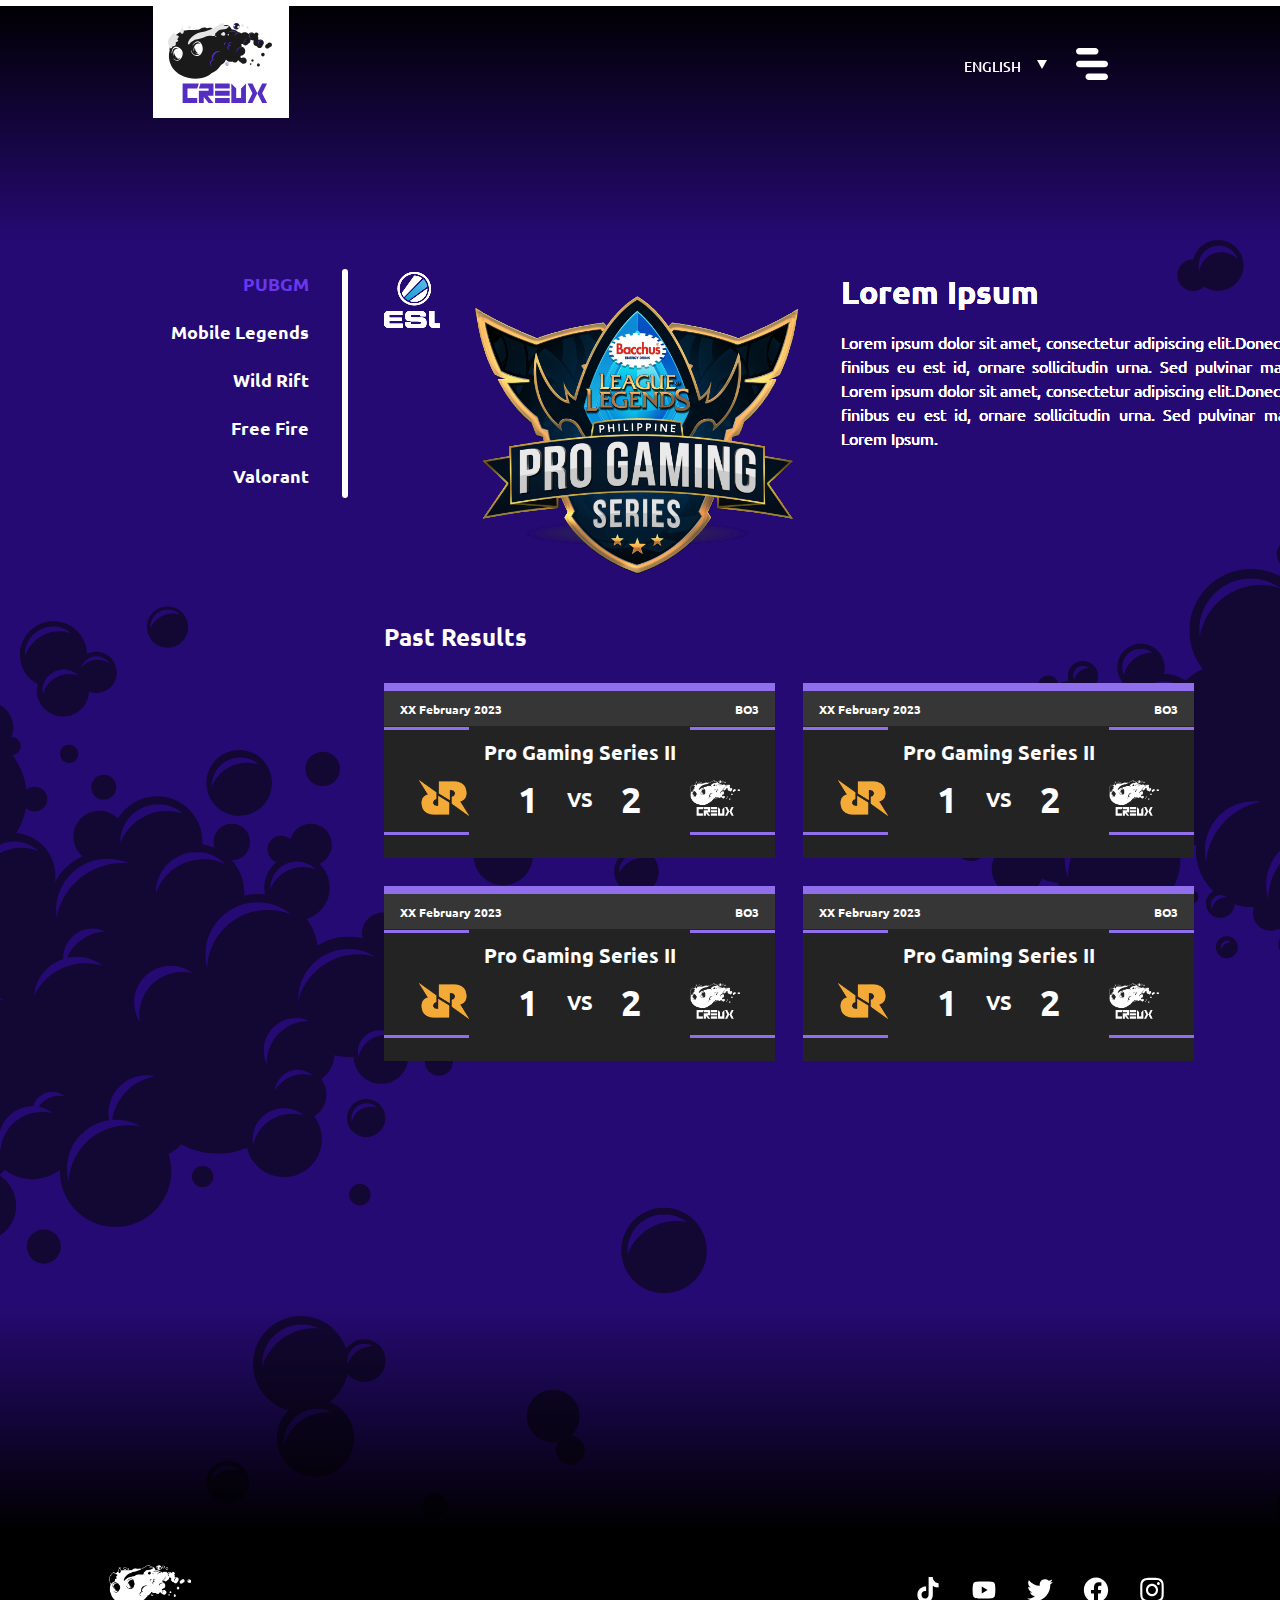
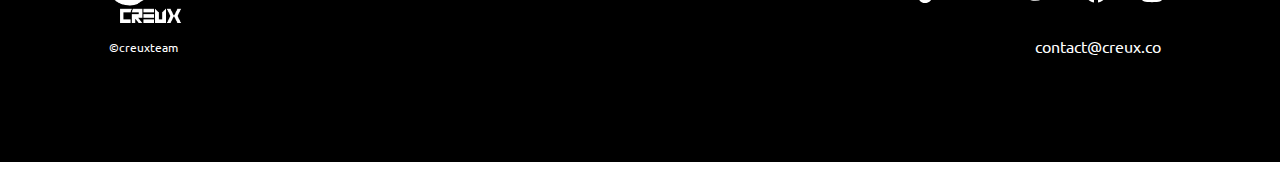
<file: index-matches.html>
<html>
    <head>
        <link rel="shortcut icon" href="Assets/creux_favicon.png" type=“image/png”>
        <title>CREUX</title>
        <link rel="stylesheet" href="style-matches.css">
        <link rel="preconnect" href="https://fonts.googleapis.com">
        <link rel="preconnect" href="https://fonts.gstatic.com" crossorigin>
        <link href="https://fonts.googleapis.com/css2?family=Ubuntu:ital,wght@0,300;0,400;0,500;0,700;1,300;1,400;1,500;1,700&display=swap" rel="stylesheet">
    </head>

    <body>
        
        <!--navigation-->
        <div id="nav">
            <div class="nav-ovl"></div>
        </div>

        <!-- pop nav -->
        <div id="menu-ovl" class="close" style="display: none;">
                <div class="menu-cont">
                    <div class="menu-cont-v2" onclick="location.href='index-team.html'">
                        <div class="menu-numb">01</div>
                        <div class="menu-txt">TEAMS</div>
                    </div>
                    <div class="menu-cont-v2 active" onclick="location.href='index-matches.html'">
                        <div class="menu-numb">02</div>
                        <div class="menu-txt">MATCHES</div>
                    </div>
                    <div class="menu-cont-v2" onclick="location.href='index-news.html'">
                        <div class="menu-numb">03</div>
                        <div class="menu-txt">NEWS</div>
                    </div>
                    <div class="menu-cont-v2" onclick="location.href='index-partners.html'">
                        <div class="menu-numb">04</div>
                        <div class="menu-txt">PARTNERS</div>
                    </div>
                    <div class="menu-cont-v2" onclick="location.href='index-contact.html'">
                        <div class="menu-numb">05</div>
                        <div class="menu-txt">CONTACT</div>
                    </div>
                </div>
        </div>

        <!-- original nav -->
        <div class="nav-line"></div>
        <div class="nav-logo-sq">
            <div class="logo" onclick="location.href='index-team.html'" style="background-image: url('Assets/CREUX_logo_full color_SVG.svg'); background-size: cover;
            background-repeat: no-repeat;"></div>
        </div>
        <!-- input (later)
        <div class="input-cont">
                <select id="country" name="country" placeholder="Country"; class="dropdown">
                        <option value="Afganistan">English</option>
                        <option value="Albania">Indonesia</option>
                    </select>

                    </form>
                    <hr class="hr-email"></hr>
                    <hr class="hr-drpdown"></hr>
        </div>
        -->
        <div class="lang-cont">
            <div class="lang-txt">ENGLISH</div>
            <div class="dr-icon" style="background-image: url('Assets/dropdown.svg'); background-size: cover;
            background-repeat: no-repeat;"></div>
        </div>
        <div id="on-off" class="menu-icon" style="background-image: url('Assets/burger-menu.svg'); background-size: cover;
        background-repeat: no-repeat;" onclick="myFunction()"></div>
        <!--script open-close menu overlay-->
        <script>
            function myFunction() {
                var x = document.getElementById("menu-ovl");
                var y = document.getElementById("on-off");
                if (x.style.display === "none") {
                  x.style.display = "block";
                  x.style.animation="move 1s 1";
                  y.style.backgroundImage="url(Assets/x-icon.svg)";
                  y.style.animation="fadeIn 2s";
                } else {
                  x.style.animation="move2 1s 1";
                  setTimeout(function() {
                        x.style.display = "none";
                    }, 1000);
                  y.style.backgroundImage="url(Assets/burger-menu.svg)";
                  y.style.animation="fadeIn2 2s";
                }
            }
        </script>
        
        <!-- matches page-->
        <section id="matches">
            <div class="mbg">
                <div class="mbg-ornament" style="background-image: url('Assets/ornament_single color_cropped.svg'); background-size: cover;
                background-repeat: no-repeat;"></div>
            </div>
            <div class="game-menu-cont">
                <div class="game-txt active" onclick="location.href='index-matches.html'">PUBGM</div>
                <div class="game-txt" onclick="location.href='index-matches-sub2.html'">Mobile Legends</div>
                <div class="game-txt" onclick="location.href='index-matches-sub3.html'">Wild Rift</div>
                <div class="game-txt" onclick="location.href='index-matches-sub4.html'">Free Fire</div>
                <div class="game-txt" onclick="location.href='index-matches-sub5.html'">Valorant</div>
            </div>

            <!-- <script>
            var PUBGM = document.getElementById("matches-PUBGM");
            var ML = document.getElementById("matches-ML");
            var WR = document.getElementById("matches-WR");
            var FF = document.getElementById("matches-FF");
            var V = document.getElementById("matches-V");
            function Fpubgm() {
                if (PUBGM.style.display === "none") {
                    PUBGM.style.display = "block";
                  x.style.animation="move 1s 1";
                  y.style.backgroundImage="url(Assets/x-icon.svg)";
                  y.style.animation="fadeIn 2s";
                } else {
                  x.style.animation="move2 1s 1";
                  setTimeout(function() {
                        x.style.display = "none";
                    }, 1000);
                  y.style.backgroundImage="url(Assets/burger-menu.svg)";
                  y.style.animation="fadeIn2 2s";
                }
            }
            </script> -->
        
            <div class="vline"></div>
            <div class="info-cont" id="matches-PUBGM">
                <div class="s-logo" style="background-image: url('Assets/esl-logo-vector.svg'); background-size: cover;
                background-repeat: no-repeat;"></div>
                <div class="l-logo" style="background-image: url('Assets/logo turney.png'); background-size: cover;
                background-repeat: no-repeat;"></div>
                <div class="info-title">Lorem Ipsum</div>
                <div class="info-txt">Lorem ipsum dolor sit amet, consectetur adipiscing
                elit.Donec nunc ligula, finibus eu est id, ornare sollicitudin urna. Sed pulvinar
                mattis ornare. Lorem ipsum dolor sit amet, consectetur adipiscing
                elit.Donec nunc ligula, finibus eu est id, ornare sollicitudin urna. Sed pulvinar
                mattis ornare Lorem Ipsum.
                </div>
            </div>
            <div class="info-cont" id="matches-ML">
                <div class="s-logo" style="background-image: url('Assets/esl-logo-vector.svg'); background-size: cover;
                background-repeat: no-repeat;"></div>
                <div class="l-logo" style="background-image: url('Assets/logo turney.png'); background-size: cover;
                background-repeat: no-repeat;"></div>
                <div class="info-title">Lorem Ipsum</div>
                <div class="info-txt">Lorem ipsum dolor sit amet, consectetur adipiscing
                elit.Donec nunc ligula, finibus eu est id, ornare sollicitudin urna. Sed pulvinar
                mattis ornare. Lorem ipsum dolor sit amet, consectetur adipiscing
                elit.Donec nunc ligula, finibus eu est id, ornare sollicitudin urna. Sed pulvinar
                mattis ornare Lorem Ipsum.
                </div>
            </div>
            <div class="info-cont" id="matches-WR">
                <div class="s-logo" style="background-image: url('Assets/esl-logo-vector.svg'); background-size: cover;
                background-repeat: no-repeat;"></div>
                <div class="l-logo" style="background-image: url('Assets/logo turney.png'); background-size: cover;
                background-repeat: no-repeat;"></div>
                <div class="info-title">Lorem Ipsum</div>
                <div class="info-txt">Lorem ipsum dolor sit amet, consectetur adipiscing
                elit.Donec nunc ligula, finibus eu est id, ornare sollicitudin urna. Sed pulvinar
                mattis ornare. Lorem ipsum dolor sit amet, consectetur adipiscing
                elit.Donec nunc ligula, finibus eu est id, ornare sollicitudin urna. Sed pulvinar
                mattis ornare Lorem Ipsum.
                </div>
            </div>
            <div class="info-cont" id="matches-FF">
                <div class="s-logo" style="background-image: url('Assets/esl-logo-vector.svg'); background-size: cover;
                background-repeat: no-repeat;"></div>
                <div class="l-logo" style="background-image: url('Assets/logo turney.png'); background-size: cover;
                background-repeat: no-repeat;"></div>
                <div class="info-title">Lorem Ipsum</div>
                <div class="info-txt">Lorem ipsum dolor sit amet, consectetur adipiscing
                elit.Donec nunc ligula, finibus eu est id, ornare sollicitudin urna. Sed pulvinar
                mattis ornare. Lorem ipsum dolor sit amet, consectetur adipiscing
                elit.Donec nunc ligula, finibus eu est id, ornare sollicitudin urna. Sed pulvinar
                mattis ornare Lorem Ipsum.
                </div>
            </div>
            <div class="info-cont" id="matches-V">
                <div class="s-logo" style="background-image: url('Assets/esl-logo-vector.svg'); background-size: cover;
                background-repeat: no-repeat;"></div>
                <div class="l-logo" style="background-image: url('Assets/logo turney.png'); background-size: cover;
                background-repeat: no-repeat;"></div>
                <div class="info-title">Lorem Ipsum</div>
                <div class="info-txt">Lorem ipsum dolor sit amet, consectetur adipiscing
                elit.Donec nunc ligula, finibus eu est id, ornare sollicitudin urna. Sed pulvinar
                mattis ornare. Lorem ipsum dolor sit amet, consectetur adipiscing
                elit.Donec nunc ligula, finibus eu est id, ornare sollicitudin urna. Sed pulvinar
                mattis ornare Lorem Ipsum.
                </div>
            </div>


            <div class="recent-title">Past Results</div>
            <div class="recent-cont" id="matches-PUBGM">
                <div class="recent-card">
                    <div class="card-ovl"></div>
                    <div class="card-line-top"></div>
                    <div class="card-line-ctr1"></div>
                    <div class="card-line-ctr2"></div>
                    <div class="card-line-btm1"></div>
                    <div class="card-line-btm2"></div>
                    <div class="card-date">XX February 2023</div>
                    <div class="card-i">BO3</div>
                    <div class="card-logo1" style="background-image: url('Assets/LOGO_RRQ_orange_kotak.png'); background-size: cover;
                    background-repeat: no-repeat;"></div>
                    <div class="card-logo2" style="background-image: url('Assets/CREUX_logo_all white_png_kotak.png'); background-size: cover;
                    background-repeat: no-repeat;"></div>
                    <div class="card-title">Pro Gaming Series II</div>
                    <div class="card-vs">VS</div>
                    <div class="card-numb1">1</div>
                    <div class="card-numb2">2</div>
                </div>
                <div class="recent-card">
                    <div class="card-ovl"></div>
                    <div class="card-line-top"></div>
                    <div class="card-line-ctr1"></div>
                    <div class="card-line-ctr2"></div>
                    <div class="card-line-btm1"></div>
                    <div class="card-line-btm2"></div>
                    <div class="card-date">XX February 2023</div>
                    <div class="card-i">BO3</div>
                    <div class="card-logo1" style="background-image: url('Assets/LOGO_RRQ_orange_kotak.png'); background-size: cover;
                    background-repeat: no-repeat;"></div>
                    <div class="card-logo2" style="background-image: url('Assets/CREUX_logo_all white_png_kotak.png'); background-size: cover;
                    background-repeat: no-repeat;"></div>
                    <div class="card-title">Pro Gaming Series II</div>
                    <div class="card-vs">VS</div>
                    <div class="card-numb1">1</div>
                    <div class="card-numb2">2</div>
                </div>
                <div class="recent-card">
                    <div class="card-ovl"></div>
                    <div class="card-line-top"></div>
                    <div class="card-line-ctr1"></div>
                    <div class="card-line-ctr2"></div>
                    <div class="card-line-btm1"></div>
                    <div class="card-line-btm2"></div>
                    <div class="card-date">XX February 2023</div>
                    <div class="card-i">BO3</div>
                    <div class="card-logo1" style="background-image: url('Assets/LOGO_RRQ_orange_kotak.png'); background-size: cover;
                    background-repeat: no-repeat;"></div>
                    <div class="card-logo2" style="background-image: url('Assets/CREUX_logo_all white_png_kotak.png'); background-size: cover;
                    background-repeat: no-repeat;"></div>
                    <div class="card-title">Pro Gaming Series II</div>
                    <div class="card-vs">VS</div>
                    <div class="card-numb1">1</div>
                    <div class="card-numb2">2</div>
                </div>
                <div class="recent-card">
                    <div class="card-ovl"></div>
                    <div class="card-line-top"></div>
                    <div class="card-line-ctr1"></div>
                    <div class="card-line-ctr2"></div>
                    <div class="card-line-btm1"></div>
                    <div class="card-line-btm2"></div>
                    <div class="card-date">XX February 2023</div>
                    <div class="card-i">BO3</div>
                    <div class="card-logo1" style="background-image: url('Assets/LOGO_RRQ_orange_kotak.png'); background-size: cover;
                    background-repeat: no-repeat;"></div>
                    <div class="card-logo2" style="background-image: url('Assets/CREUX_logo_all white_png_kotak.png'); background-size: cover;
                    background-repeat: no-repeat;"></div>
                    <div class="card-title">Pro Gaming Series II</div>
                    <div class="card-vs">VS</div>
                    <div class="card-numb1">1</div>
                    <div class="card-numb2">2</div>
                </div>
            </div>
            <div class="recent-cont" id="matches-ML">
                <div class="recent-card">
                    <div class="card-ovl"></div>
                    <div class="card-line-top"></div>
                    <div class="card-line-ctr1"></div>
                    <div class="card-line-ctr2"></div>
                    <div class="card-line-btm1"></div>
                    <div class="card-line-btm2"></div>
                    <div class="card-date">XX February 2023</div>
                    <div class="card-i">BO3</div>
                    <div class="card-logo1" style="background-image: url('Assets/LOGO_RRQ_orange_kotak.png'); background-size: cover;
                    background-repeat: no-repeat;"></div>
                    <div class="card-logo2" style="background-image: url('Assets/CREUX_logo_all white_png_kotak.png'); background-size: cover;
                    background-repeat: no-repeat;"></div>
                    <div class="card-title">Pro Gaming Series II</div>
                    <div class="card-vs">VS</div>
                    <div class="card-numb1">1</div>
                    <div class="card-numb2">2</div>
                </div>
                <div class="recent-card">
                    <div class="card-ovl"></div>
                    <div class="card-line-top"></div>
                    <div class="card-line-ctr1"></div>
                    <div class="card-line-ctr2"></div>
                    <div class="card-line-btm1"></div>
                    <div class="card-line-btm2"></div>
                    <div class="card-date">XX February 2023</div>
                    <div class="card-i">BO3</div>
                    <div class="card-logo1" style="background-image: url('Assets/LOGO_RRQ_orange_kotak.png'); background-size: cover;
                    background-repeat: no-repeat;"></div>
                    <div class="card-logo2" style="background-image: url('Assets/CREUX_logo_all white_png_kotak.png'); background-size: cover;
                    background-repeat: no-repeat;"></div>
                    <div class="card-title">Pro Gaming Series II</div>
                    <div class="card-vs">VS</div>
                    <div class="card-numb1">1</div>
                    <div class="card-numb2">2</div>
                </div>
                <div class="recent-card">
                    <div class="card-ovl"></div>
                    <div class="card-line-top"></div>
                    <div class="card-line-ctr1"></div>
                    <div class="card-line-ctr2"></div>
                    <div class="card-line-btm1"></div>
                    <div class="card-line-btm2"></div>
                    <div class="card-date">XX February 2023</div>
                    <div class="card-i">BO3</div>
                    <div class="card-logo1" style="background-image: url('Assets/LOGO_RRQ_orange_kotak.png'); background-size: cover;
                    background-repeat: no-repeat;"></div>
                    <div class="card-logo2" style="background-image: url('Assets/CREUX_logo_all white_png_kotak.png'); background-size: cover;
                    background-repeat: no-repeat;"></div>
                    <div class="card-title">Pro Gaming Series II</div>
                    <div class="card-vs">VS</div>
                    <div class="card-numb1">1</div>
                    <div class="card-numb2">2</div>
                </div>
                <div class="recent-card">
                    <div class="card-ovl"></div>
                    <div class="card-line-top"></div>
                    <div class="card-line-ctr1"></div>
                    <div class="card-line-ctr2"></div>
                    <div class="card-line-btm1"></div>
                    <div class="card-line-btm2"></div>
                    <div class="card-date">XX February 2023</div>
                    <div class="card-i">BO3</div>
                    <div class="card-logo1" style="background-image: url('Assets/LOGO_RRQ_orange_kotak.png'); background-size: cover;
                    background-repeat: no-repeat;"></div>
                    <div class="card-logo2" style="background-image: url('Assets/CREUX_logo_all white_png_kotak.png'); background-size: cover;
                    background-repeat: no-repeat;"></div>
                    <div class="card-title">Pro Gaming Series II</div>
                    <div class="card-vs">VS</div>
                    <div class="card-numb1">1</div>
                    <div class="card-numb2">2</div>
                </div>
            </div>
            <div class="recent-cont" id="matches-WR">
                <div class="recent-card">
                    <div class="card-ovl"></div>
                    <div class="card-line-top"></div>
                    <div class="card-line-ctr1"></div>
                    <div class="card-line-ctr2"></div>
                    <div class="card-line-btm1"></div>
                    <div class="card-line-btm2"></div>
                    <div class="card-date">XX February 2023</div>
                    <div class="card-i">BO3</div>
                    <div class="card-logo1" style="background-image: url('Assets/LOGO_RRQ_orange_kotak.png'); background-size: cover;
                    background-repeat: no-repeat;"></div>
                    <div class="card-logo2" style="background-image: url('Assets/CREUX_logo_all white_png_kotak.png'); background-size: cover;
                    background-repeat: no-repeat;"></div>
                    <div class="card-title">Pro Gaming Series II</div>
                    <div class="card-vs">VS</div>
                    <div class="card-numb1">1</div>
                    <div class="card-numb2">2</div>
                </div>
                <div class="recent-card">
                    <div class="card-ovl"></div>
                    <div class="card-line-top"></div>
                    <div class="card-line-ctr1"></div>
                    <div class="card-line-ctr2"></div>
                    <div class="card-line-btm1"></div>
                    <div class="card-line-btm2"></div>
                    <div class="card-date">XX February 2023</div>
                    <div class="card-i">BO3</div>
                    <div class="card-logo1" style="background-image: url('Assets/LOGO_RRQ_orange_kotak.png'); background-size: cover;
                    background-repeat: no-repeat;"></div>
                    <div class="card-logo2" style="background-image: url('Assets/CREUX_logo_all white_png_kotak.png'); background-size: cover;
                    background-repeat: no-repeat;"></div>
                    <div class="card-title">Pro Gaming Series II</div>
                    <div class="card-vs">VS</div>
                    <div class="card-numb1">1</div>
                    <div class="card-numb2">2</div>
                </div>
                <div class="recent-card">
                    <div class="card-ovl"></div>
                    <div class="card-line-top"></div>
                    <div class="card-line-ctr1"></div>
                    <div class="card-line-ctr2"></div>
                    <div class="card-line-btm1"></div>
                    <div class="card-line-btm2"></div>
                    <div class="card-date">XX February 2023</div>
                    <div class="card-i">BO3</div>
                    <div class="card-logo1" style="background-image: url('Assets/LOGO_RRQ_orange_kotak.png'); background-size: cover;
                    background-repeat: no-repeat;"></div>
                    <div class="card-logo2" style="background-image: url('Assets/CREUX_logo_all white_png_kotak.png'); background-size: cover;
                    background-repeat: no-repeat;"></div>
                    <div class="card-title">Pro Gaming Series II</div>
                    <div class="card-vs">VS</div>
                    <div class="card-numb1">1</div>
                    <div class="card-numb2">2</div>
                </div>
                <div class="recent-card">
                    <div class="card-ovl"></div>
                    <div class="card-line-top"></div>
                    <div class="card-line-ctr1"></div>
                    <div class="card-line-ctr2"></div>
                    <div class="card-line-btm1"></div>
                    <div class="card-line-btm2"></div>
                    <div class="card-date">XX February 2023</div>
                    <div class="card-i">BO3</div>
                    <div class="card-logo1" style="background-image: url('Assets/LOGO_RRQ_orange_kotak.png'); background-size: cover;
                    background-repeat: no-repeat;"></div>
                    <div class="card-logo2" style="background-image: url('Assets/CREUX_logo_all white_png_kotak.png'); background-size: cover;
                    background-repeat: no-repeat;"></div>
                    <div class="card-title">Pro Gaming Series II</div>
                    <div class="card-vs">VS</div>
                    <div class="card-numb1">1</div>
                    <div class="card-numb2">2</div>
                </div>
            </div>
            <div class="recent-cont" id="matches-FF">
                <div class="recent-card">
                    <div class="card-ovl"></div>
                    <div class="card-line-top"></div>
                    <div class="card-line-ctr1"></div>
                    <div class="card-line-ctr2"></div>
                    <div class="card-line-btm1"></div>
                    <div class="card-line-btm2"></div>
                    <div class="card-date">XX February 2023</div>
                    <div class="card-i">BO3</div>
                    <div class="card-logo1" style="background-image: url('Assets/LOGO_RRQ_orange_kotak.png'); background-size: cover;
                    background-repeat: no-repeat;"></div>
                    <div class="card-logo2" style="background-image: url('Assets/CREUX_logo_all white_png_kotak.png'); background-size: cover;
                    background-repeat: no-repeat;"></div>
                    <div class="card-title">Pro Gaming Series II</div>
                    <div class="card-vs">VS</div>
                    <div class="card-numb1">1</div>
                    <div class="card-numb2">2</div>
                </div>
                <div class="recent-card">
                    <div class="card-ovl"></div>
                    <div class="card-line-top"></div>
                    <div class="card-line-ctr1"></div>
                    <div class="card-line-ctr2"></div>
                    <div class="card-line-btm1"></div>
                    <div class="card-line-btm2"></div>
                    <div class="card-date">XX February 2023</div>
                    <div class="card-i">BO3</div>
                    <div class="card-logo1" style="background-image: url('Assets/LOGO_RRQ_orange_kotak.png'); background-size: cover;
                    background-repeat: no-repeat;"></div>
                    <div class="card-logo2" style="background-image: url('Assets/CREUX_logo_all white_png_kotak.png'); background-size: cover;
                    background-repeat: no-repeat;"></div>
                    <div class="card-title">Pro Gaming Series II</div>
                    <div class="card-vs">VS</div>
                    <div class="card-numb1">1</div>
                    <div class="card-numb2">2</div>
                </div>
                <div class="recent-card">
                    <div class="card-ovl"></div>
                    <div class="card-line-top"></div>
                    <div class="card-line-ctr1"></div>
                    <div class="card-line-ctr2"></div>
                    <div class="card-line-btm1"></div>
                    <div class="card-line-btm2"></div>
                    <div class="card-date">XX February 2023</div>
                    <div class="card-i">BO3</div>
                    <div class="card-logo1" style="background-image: url('Assets/LOGO_RRQ_orange_kotak.png'); background-size: cover;
                    background-repeat: no-repeat;"></div>
                    <div class="card-logo2" style="background-image: url('Assets/CREUX_logo_all white_png_kotak.png'); background-size: cover;
                    background-repeat: no-repeat;"></div>
                    <div class="card-title">Pro Gaming Series II</div>
                    <div class="card-vs">VS</div>
                    <div class="card-numb1">1</div>
                    <div class="card-numb2">2</div>
                </div>
                <div class="recent-card">
                    <div class="card-ovl"></div>
                    <div class="card-line-top"></div>
                    <div class="card-line-ctr1"></div>
                    <div class="card-line-ctr2"></div>
                    <div class="card-line-btm1"></div>
                    <div class="card-line-btm2"></div>
                    <div class="card-date">XX February 2023</div>
                    <div class="card-i">BO3</div>
                    <div class="card-logo1" style="background-image: url('Assets/LOGO_RRQ_orange_kotak.png'); background-size: cover;
                    background-repeat: no-repeat;"></div>
                    <div class="card-logo2" style="background-image: url('Assets/CREUX_logo_all white_png_kotak.png'); background-size: cover;
                    background-repeat: no-repeat;"></div>
                    <div class="card-title">Pro Gaming Series II</div>
                    <div class="card-vs">VS</div>
                    <div class="card-numb1">1</div>
                    <div class="card-numb2">2</div>
                </div>
            </div>
            <div class="recent-cont" id="matches-V">
                <div class="recent-card">
                    <div class="card-ovl"></div>
                    <div class="card-line-top"></div>
                    <div class="card-line-ctr1"></div>
                    <div class="card-line-ctr2"></div>
                    <div class="card-line-btm1"></div>
                    <div class="card-line-btm2"></div>
                    <div class="card-date">XX February 2023</div>
                    <div class="card-i">BO3</div>
                    <div class="card-logo1" style="background-image: url('Assets/LOGO_RRQ_orange_kotak.png'); background-size: cover;
                    background-repeat: no-repeat;"></div>
                    <div class="card-logo2" style="background-image: url('Assets/CREUX_logo_all white_png_kotak.png'); background-size: cover;
                    background-repeat: no-repeat;"></div>
                    <div class="card-title">Pro Gaming Series II</div>
                    <div class="card-vs">VS</div>
                    <div class="card-numb1">1</div>
                    <div class="card-numb2">2</div>
                </div>
                <div class="recent-card">
                    <div class="card-ovl"></div>
                    <div class="card-line-top"></div>
                    <div class="card-line-ctr1"></div>
                    <div class="card-line-ctr2"></div>
                    <div class="card-line-btm1"></div>
                    <div class="card-line-btm2"></div>
                    <div class="card-date">XX February 2023</div>
                    <div class="card-i">BO3</div>
                    <div class="card-logo1" style="background-image: url('Assets/LOGO_RRQ_orange_kotak.png'); background-size: cover;
                    background-repeat: no-repeat;"></div>
                    <div class="card-logo2" style="background-image: url('Assets/CREUX_logo_all white_png_kotak.png'); background-size: cover;
                    background-repeat: no-repeat;"></div>
                    <div class="card-title">Pro Gaming Series II</div>
                    <div class="card-vs">VS</div>
                    <div class="card-numb1">1</div>
                    <div class="card-numb2">2</div>
                </div>
                <div class="recent-card">
                    <div class="card-ovl"></div>
                    <div class="card-line-top"></div>
                    <div class="card-line-ctr1"></div>
                    <div class="card-line-ctr2"></div>
                    <div class="card-line-btm1"></div>
                    <div class="card-line-btm2"></div>
                    <div class="card-date">XX February 2023</div>
                    <div class="card-i">BO3</div>
                    <div class="card-logo1" style="background-image: url('Assets/LOGO_RRQ_orange_kotak.png'); background-size: cover;
                    background-repeat: no-repeat;"></div>
                    <div class="card-logo2" style="background-image: url('Assets/CREUX_logo_all white_png_kotak.png'); background-size: cover;
                    background-repeat: no-repeat;"></div>
                    <div class="card-title">Pro Gaming Series II</div>
                    <div class="card-vs">VS</div>
                    <div class="card-numb1">1</div>
                    <div class="card-numb2">2</div>
                </div>
                <div class="recent-card">
                    <div class="card-ovl"></div>
                    <div class="card-line-top"></div>
                    <div class="card-line-ctr1"></div>
                    <div class="card-line-ctr2"></div>
                    <div class="card-line-btm1"></div>
                    <div class="card-line-btm2"></div>
                    <div class="card-date">XX February 2023</div>
                    <div class="card-i">BO3</div>
                    <div class="card-logo1" style="background-image: url('Assets/LOGO_RRQ_orange_kotak.png'); background-size: cover;
                    background-repeat: no-repeat;"></div>
                    <div class="card-logo2" style="background-image: url('Assets/CREUX_logo_all white_png_kotak.png'); background-size: cover;
                    background-repeat: no-repeat;"></div>
                    <div class="card-title">Pro Gaming Series II</div>
                    <div class="card-vs">VS</div>
                    <div class="card-numb1">1</div>
                    <div class="card-numb2">2</div>
                </div>
            </div>
            
            <div class="mbg-overlay-btm"></div>
        </section>
        
        <!-- footer -->
        <div class="footer">
            <div class="ftr-logo" style="background-image: url('Assets/CREUX_logo_all white_png.png'); background-size: cover;
            background-repeat: no-repeat;"></div>
            <div class="ftr-copyright">©creuxteam</div>
            <div class="socmed-cont">
                <div class="socmed-icon" style="background-image: url('Assets/tiktok.svg'); background-size: cover;
                background-repeat: no-repeat;"></div>
                <div class="socmed-icon" style="background-image: url('Assets/yutub.svg'); background-size: cover;
                background-repeat: no-repeat;"></div>
                <div class="socmed-icon" style="background-image: url('Assets/twitter.svg'); background-size: cover;
                background-repeat: no-repeat;"></div>
                <div class="socmed-icon" style="background-image: url('Assets/fb.svg'); background-size: cover;
                background-repeat: no-repeat;"></div>
                <div class="socmed-icon" style="background-image: url('Assets/ig.svg'); background-size: cover;
                background-repeat: no-repeat;"></div>
            </div>
            <div class="ftr-email-txt">contact@creux.co</div>
        </div>

        <!-- horizontal scroll -->
        <script>
            const scrollContainer1 = document.querySelector(".partners-car");
            const scrollContainer2 = document.querySelector(".matches-car");
            const scrollContainer3 = document.querySelector(".teams-car");
            const scrollContainer4 = document.querySelector(".g-teams-car-cont-ml");
            const scrollContainer5 = document.querySelector(".g-teams-car-cont-pubgm");
            const scrollContainer6 = document.querySelector(".g-teams-car-cont-wr");

            [scrollContainer1, scrollContainer2,
            scrollContainer3, scrollContainer4,
            scrollContainer5, scrollContainer6,].forEach((scrollContainer)=>{
                scrollContainer.addEventListener("wheel", (evt) => {
                    evt.preventDefault();
                    scrollContainer.scrollLeft += evt.deltaY;
                });
            });
        </script>
    </body>
</html>
</file>
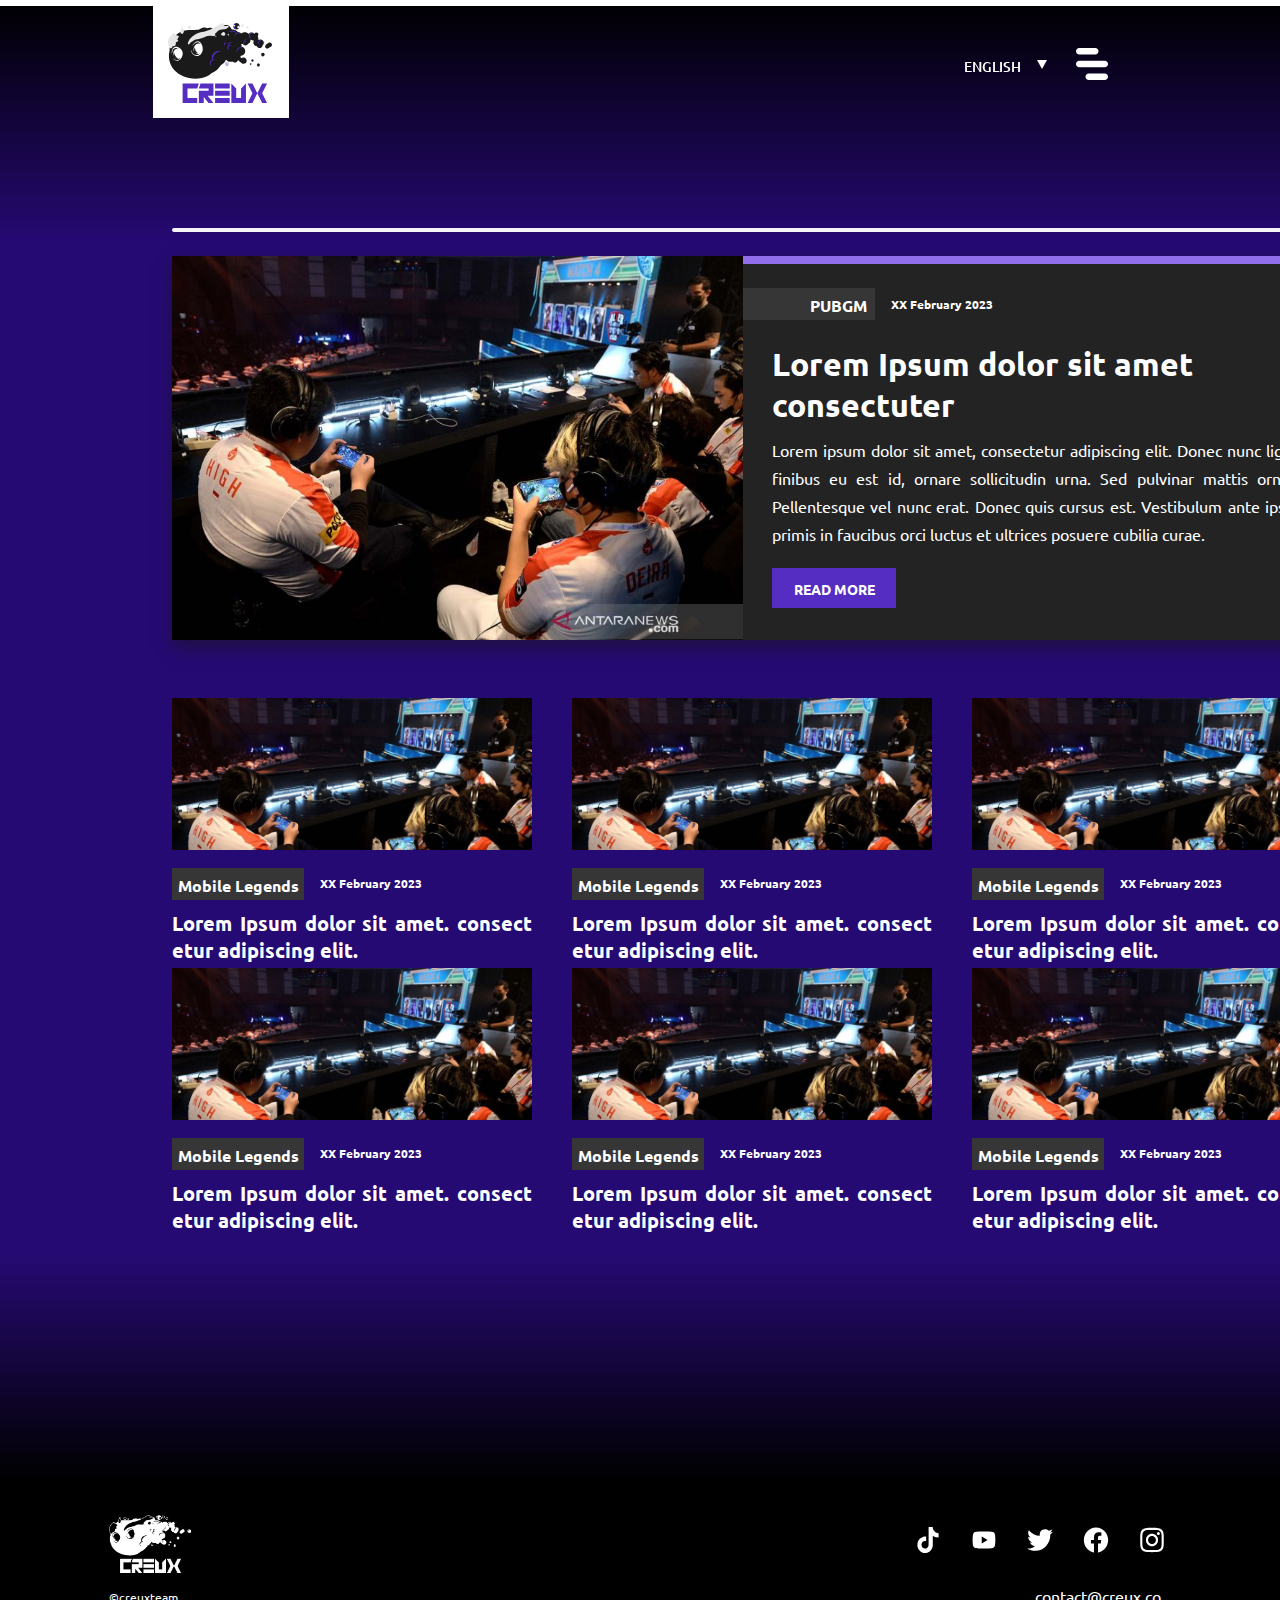
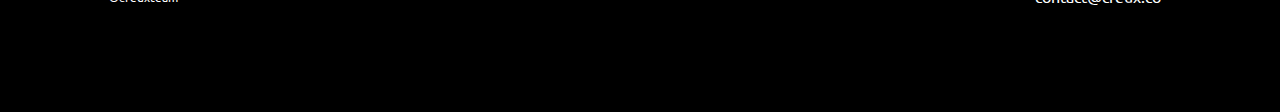
<file: index-news.html>
<html>
    <head>
        <link rel="shortcut icon" href="Assets/creux_favicon.png" type=“image/png”>
        <title>CREUX</title>
        <link rel="stylesheet" href="style-news.css">
        <link rel="preconnect" href="https://fonts.googleapis.com">
        <link rel="preconnect" href="https://fonts.gstatic.com" crossorigin>
        <link href="https://fonts.googleapis.com/css2?family=Ubuntu:ital,wght@0,300;0,400;0,500;0,700;1,300;1,400;1,500;1,700&display=swap" rel="stylesheet">
        </style>
    </head>

    <body>
        
        <!--navigation-->
        <div id="nav">
            <div class="nav-ovl"></div>
        </div>

        <!-- pop nav -->
        <div id="menu-ovl" class="close" style="display: none;">
                <div class="menu-cont">
                    <div class="menu-cont-v2" onclick="location.href='index-team.html'">
                        <div class="menu-numb">01</div>
                        <div class="menu-txt">TEAMS</div>
                    </div>
                    <div class="menu-cont-v2" onclick="location.href='index-matches.html'">
                        <div class="menu-numb">02</div>
                        <div class="menu-txt">MATCHES</div>
                    </div>
                    <div class="menu-cont-v2 active" onclick="location.href='index-news.html'">
                        <div class="menu-numb">03</div>
                        <div class="menu-txt">NEWS</div>
                    </div>
                    <div class="menu-cont-v2" onclick="location.href='index-partners.html'">
                        <div class="menu-numb">04</div>
                        <div class="menu-txt">PARTNERS</div>
                    </div>
                    <div class="menu-cont-v2" onclick="location.href='index-contact.html'">
                        <div class="menu-numb">05</div>
                        <div class="menu-txt">CONTACT</div>
                    </div>
                </div>
        </div>

        <!-- original nav -->
        <div class="nav-line"></div>
        <div class="nav-logo-sq">
            <div class="logo" onclick="location.href='index-team.html'" style="background-image: url('Assets/CREUX_logo_full color_SVG.svg'); background-size: cover;
            background-repeat: no-repeat;"></div>
        </div>
        <!-- input (later)
        <div class="input-cont">
                <select id="country" name="country" placeholder="Country"; class="dropdown">
                        <option value="Afganistan">English</option>
                        <option value="Albania">Indonesia</option>
                    </select>

                    </form>
                    <hr class="hr-email"></hr>
                    <hr class="hr-drpdown"></hr>
        </div>
        -->
        <div class="lang-cont">
            <div class="lang-txt">ENGLISH</div>
            <div class="dr-icon" style="background-image: url('Assets/dropdown.svg'); background-size: cover;
            background-repeat: no-repeat;"></div>
        </div>
        <div id="on-off" class="menu-icon" style="background-image: url('Assets/burger-menu.svg'); background-size: cover;
        background-repeat: no-repeat;" onclick="myFunction()"></div>
        <!--script open-close menu overlay-->
        <script>
            function myFunction() {
                var x = document.getElementById("menu-ovl");
                var y = document.getElementById("on-off");
                if (x.style.display === "none") {
                  x.style.display = "block";
                  x.style.animation="move 1s 1";
                  y.style.backgroundImage="url(Assets/x-icon.svg)";
                  y.style.animation="fadeIn 2s";
                } else {
                  x.style.animation="move2 1s 1";
                  setTimeout(function() {
                        x.style.display = "none";
                    }, 1000);
                  y.style.backgroundImage="url(Assets/burger-menu.svg)";
                  y.style.animation="fadeIn2 2s";
                }
            }
        </script>
        
        <!-- news page-->
        <section id="news">
            <div class="nbg"></div>
            <div class="nbg-overlay-btm"></div>
            <div class="hr-line"></div>
            <div class="main-n-car">
                <div class="mn-card">
                    <div class="mn-image" style="background-image: url('Assets/image dummy1.jpg'); background-size: cover;
                    background-repeat: no-repeat;"></div>
                    <div class="mn-top-line"></div>
                    <div class="mn-lbl-ovl">
                        <div class="mn-lbl-txt">PUBGM</div>
                    </div>
                    <div class="mn-date">XX February 2023</div>
                    <div class="mn-title">Lorem Ipsum dolor sit amet consectuter</div>
                    <div class="mn-txt">Lorem ipsum dolor sit amet, consectetur adipiscing elit. Donec nunc
                    ligula, finibus eu est id, ornare sollicitudin urna. Sed pulvinar mattis
                    ornare. Pellentesque vel nunc erat. Donec quis cursus est. Vestibulum
                    ante ipsum primis in faucibus orci luctus et ultrices posuere
                    cubilia curae.</div>
                    <div class="mn-btn">
                        <div class="mn-btn-txt">READ MORE</div>
                    </div>
                </div>
            </div>
            <div class="n-car">
                <div class="n-card">
                    <div class="n-image" style="background-image: url('Assets/image dummy1.jpg'); background-size: cover;
                    background-repeat: no-repeat;"></div>
                    <div class="n-lbl-ovl">
                        <div class="n-lbl-txt">Mobile Legends</div>
                    </div>
                    <div class="n-date">XX February 2023</div>
                    <div class="n-title">Lorem Ipsum dolor sit amet. consect etur adipiscing elit.</div>
                </div>
                <div class="n-card">
                    <div class="n-image" style="background-image: url('Assets/image dummy1.jpg'); background-size: cover;
                    background-repeat: no-repeat;"></div>
                    <div class="n-lbl-ovl">
                        <div class="n-lbl-txt">Mobile Legends</div>
                    </div>
                    <div class="n-date">XX February 2023</div>
                    <div class="n-title">Lorem Ipsum dolor sit amet. consect etur adipiscing elit.</div>
                </div>
                <div class="n-card">
                    <div class="n-image" style="background-image: url('Assets/image dummy1.jpg'); background-size: cover;
                    background-repeat: no-repeat;"></div>
                    <div class="n-lbl-ovl">
                        <div class="n-lbl-txt">Mobile Legends</div>
                    </div>
                    <div class="n-date">XX February 2023</div>
                    <div class="n-title">Lorem Ipsum dolor sit amet. consect etur adipiscing elit.</div>
                </div>
                <div class="n-card">
                    <div class="n-image" style="background-image: url('Assets/image dummy1.jpg'); background-size: cover;
                    background-repeat: no-repeat;"></div>
                    <div class="n-lbl-ovl">
                        <div class="n-lbl-txt">Mobile Legends</div>
                    </div>
                    <div class="n-date">XX February 2023</div>
                    <div class="n-title">Lorem Ipsum dolor sit amet. consect etur adipiscing elit.</div>
                </div>
                <div class="n-card">
                    <div class="n-image" style="background-image: url('Assets/image dummy1.jpg'); background-size: cover;
                    background-repeat: no-repeat;"></div>
                    <div class="n-lbl-ovl">
                        <div class="n-lbl-txt">Mobile Legends</div>
                    </div>
                    <div class="n-date">XX February 2023</div>
                    <div class="n-title">Lorem Ipsum dolor sit amet. consect etur adipiscing elit.</div>
                </div>
                <div class="n-card">
                    <div class="n-image" style="background-image: url('Assets/image dummy1.jpg'); background-size: cover;
                    background-repeat: no-repeat;"></div>
                    <div class="n-lbl-ovl">
                        <div class="n-lbl-txt">Mobile Legends</div>
                    </div>
                    <div class="n-date">XX February 2023</div>
                    <div class="n-title">Lorem Ipsum dolor sit amet. consect etur adipiscing elit.</div>
                </div>
            </div>
        </section>
       
        <!-- footer -->
        <div class="footer">
            <div class="ftr-logo" style="background-image: url('Assets/CREUX_logo_all white_png.png'); background-size: cover;
            background-repeat: no-repeat;"></div>
            <div class="ftr-copyright">©creuxteam</div>
            <div class="socmed-cont">
                <div class="socmed-icon" style="background-image: url('Assets/tiktok.svg'); background-size: cover;
                background-repeat: no-repeat;"></div>
                <div class="socmed-icon" style="background-image: url('Assets/yutub.svg'); background-size: cover;
                background-repeat: no-repeat;"></div>
                <div class="socmed-icon" style="background-image: url('Assets/twitter.svg'); background-size: cover;
                background-repeat: no-repeat;"></div>
                <div class="socmed-icon" style="background-image: url('Assets/fb.svg'); background-size: cover;
                background-repeat: no-repeat;"></div>
                <div class="socmed-icon" style="background-image: url('Assets/ig.svg'); background-size: cover;
                background-repeat: no-repeat;"></div>
            </div>
            <div class="ftr-email-txt">contact@creux.co</div>
        </div>

        <!-- horizontal scroll -->
        <script>
            const scrollContainer1 = document.querySelector(".partners-car");
            const scrollContainer2 = document.querySelector(".matches-car");
            const scrollContainer3 = document.querySelector(".teams-car");
            const scrollContainer4 = document.querySelector(".g-teams-car-cont-ml");
            const scrollContainer5 = document.querySelector(".g-teams-car-cont-pubgm");
            const scrollContainer6 = document.querySelector(".g-teams-car-cont-wr");

            [scrollContainer1, scrollContainer2,
            scrollContainer3, scrollContainer4,
            scrollContainer5, scrollContainer6,].forEach((scrollContainer)=>{
                scrollContainer.addEventListener("wheel", (evt) => {
                    evt.preventDefault();
                    scrollContainer.scrollLeft += evt.deltaY;
                });
            });
        </script>
    </body>
</html>
</file>
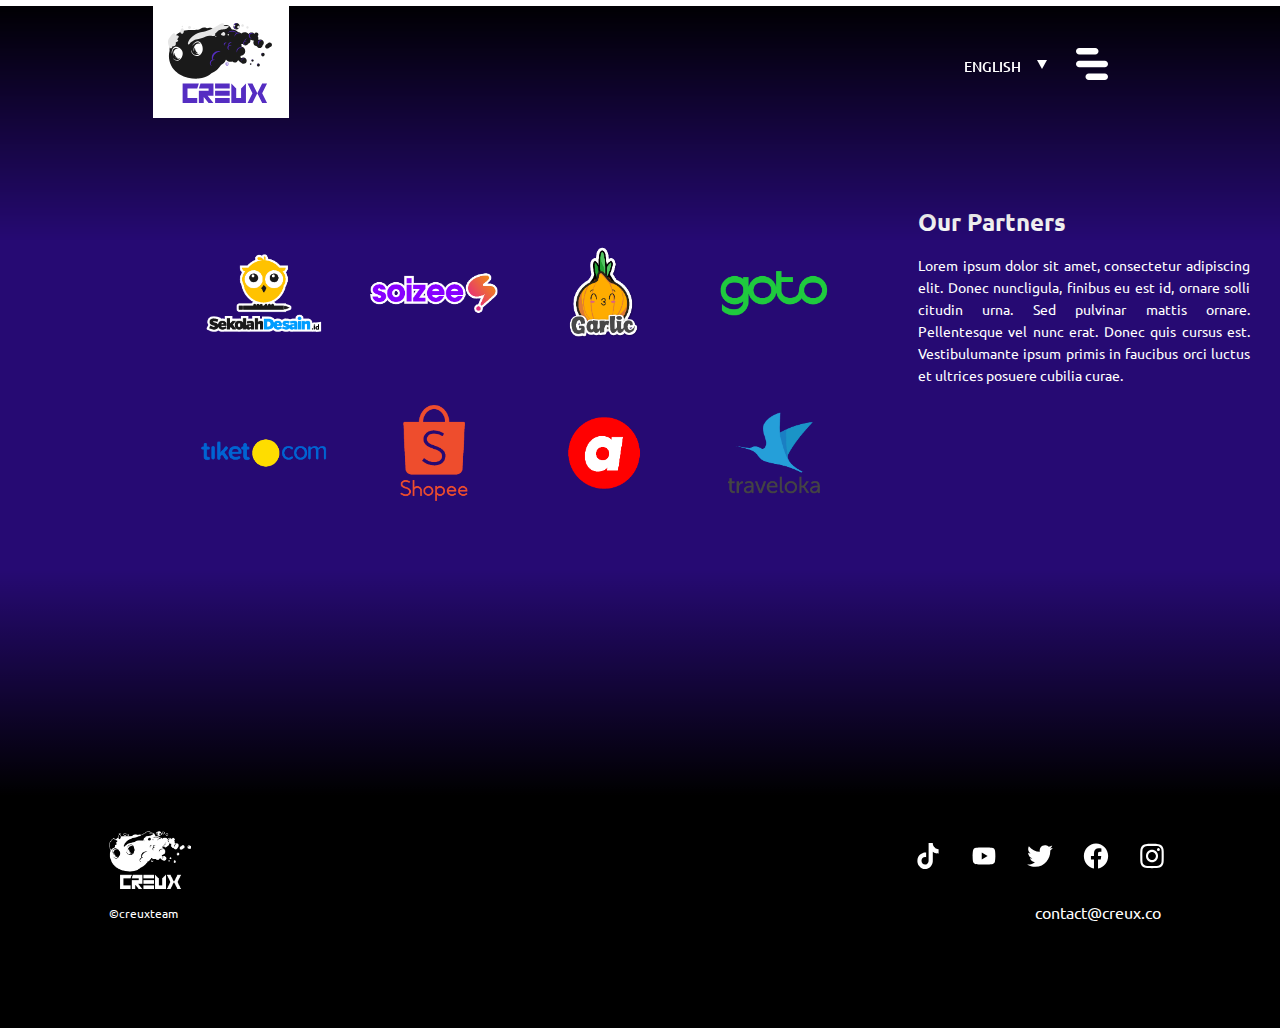
<file: index-partners.html>
<html>
    <head>
        <link rel="shortcut icon" href="Assets/creux_favicon.png" type=“image/png”>
        <title>CREUX</title>
        <link rel="stylesheet" href="style-partners.css">
        <link rel="preconnect" href="https://fonts.googleapis.com">
        <link rel="preconnect" href="https://fonts.gstatic.com" crossorigin>
        <link href="https://fonts.googleapis.com/css2?family=Ubuntu:ital,wght@0,300;0,400;0,500;0,700;1,300;1,400;1,500;1,700&display=swap" rel="stylesheet">
    </head>

    <body>
        
        <!--navigation-->
        <div id="nav">
            <div class="nav-ovl"></div>
        </div>

        <!-- pop nav -->
        <div id="menu-ovl" class="close" style="display: none;">
                <div class="menu-cont">
                    <div class="menu-cont-v2" onclick="location.href='index-team.html'">
                        <div class="menu-numb">01</div>
                        <div class="menu-txt">TEAMS</div>
                    </div>
                    <div class="menu-cont-v2" onclick="location.href='index-matches.html'">
                        <div class="menu-numb">02</div>
                        <div class="menu-txt">MATCHES</div>
                    </div>
                    <div class="menu-cont-v2" onclick="location.href='index-news.html'">
                        <div class="menu-numb">03</div>
                        <div class="menu-txt">NEWS</div>
                    </div>
                    <div class="menu-cont-v2 active" onclick="location.href='index-partners.html'">
                        <div class="menu-numb">04</div>
                        <div class="menu-txt">PARTNERS</div>
                    </div>
                    <div class="menu-cont-v2" onclick="location.href='index-contact.html'">
                        <div class="menu-numb">05</div>
                        <div class="menu-txt">CONTACT</div>
                    </div>
                </div>
        </div>

        <!-- original nav -->
        <div class="nav-line"></div>
        <div class="nav-logo-sq">
            <div class="logo" onclick="location.href='index-team.html'" style="background-image: url('Assets/CREUX_logo_full color_SVG.svg'); background-size: cover;
            background-repeat: no-repeat;"></div>
        </div>
        <!-- input (later)
        <div class="input-cont">
                <select id="country" name="country" placeholder="Country"; class="dropdown">
                        <option value="Afganistan">English</option>
                        <option value="Albania">Indonesia</option>
                    </select>

                    </form>
                    <hr class="hr-email"></hr>
                    <hr class="hr-drpdown"></hr>
        </div>
        -->
        <div class="lang-cont">
            <div class="lang-txt">ENGLISH</div>
            <div class="dr-icon" style="background-image: url('Assets/dropdown.svg'); background-size: cover;
            background-repeat: no-repeat;"></div>
        </div>
        <div id="on-off" class="menu-icon" style="background-image: url('Assets/burger-menu.svg'); background-size: cover;
        background-repeat: no-repeat;" onclick="myFunction()"></div>
        <!--script open-close menu overlay-->
        <script>
            function myFunction() {
                var x = document.getElementById("menu-ovl");
                var y = document.getElementById("on-off");
                if (x.style.display === "none") {
                  x.style.display = "block";
                  x.style.animation="move 1s 1";
                  y.style.backgroundImage="url(Assets/x-icon.svg)";
                  y.style.animation="fadeIn 2s";
                } else {
                  x.style.animation="move2 1s 1";
                  setTimeout(function() {
                        x.style.display = "none";
                    }, 1000);
                  y.style.backgroundImage="url(Assets/burger-menu.svg)";
                  y.style.animation="fadeIn2 2s";
                }
            }
        </script>
        
        <!-- partners page-->
        <section id="partners">
            <div class="pbg"></div>
            <div class="pbg-overlay-btm"></div>
            <div class="plogo-cont">
                <div class="plogo" style="background-image: url('Assets/plogo-sekdes.png'); background-size: cover;
                background-repeat: no-repeat;"></div>
                <div class="plogo" style="background-image: url('Assets/plogo-soizee.png'); background-size: cover;
                background-repeat: no-repeat;"></div>
                <div class="plogo" style="background-image: url('Assets/plogo-garlic.png'); background-size: cover;
                background-repeat: no-repeat;"></div>
                <div class="plogo" style="background-image: url('Assets/plogo-goto.png'); background-size: cover;
                background-repeat: no-repeat;"></div>
                <div class="plogo" style="background-image: url('Assets/plogo-tiket.png'); background-size: cover;
                background-repeat: no-repeat;"></div>
                <div class="plogo" style="background-image: url('Assets/plogo-shopee.png'); background-size: cover;
                background-repeat: no-repeat;"></div>
                <div class="plogo" style="background-image: url('Assets/plogo-airasia.png'); background-size: cover;
                background-repeat: no-repeat;"></div>
                <div class="plogo" style="background-image: url('Assets/plogo-travel.png'); background-size: cover;
                background-repeat: no-repeat;"></div>
            </div>
            <div class="ptitle">Our Partners</div>
            <div class="ptxt">Lorem ipsum dolor sit amet, consectetur adipiscing
            elit. Donec nuncligula, finibus eu est id, ornare solli
            citudin urna. Sed pulvinar mattis ornare. Pellentesque
            vel nunc erat. Donec quis cursus est. Vestibulumante
            ipsum primis in faucibus orci luctus et ultrices posuere
            cubilia curae.</div>
        </section>

        <!-- footer -->
        <div class="footer">
            <div class="ftr-logo" style="background-image: url('Assets/CREUX_logo_all white_png.png'); background-size: cover;
            background-repeat: no-repeat;"></div>
            <div class="ftr-copyright">©creuxteam</div>
            <div class="socmed-cont">
                <div class="socmed-icon" style="background-image: url('Assets/tiktok.svg'); background-size: cover;
                background-repeat: no-repeat;"></div>
                <div class="socmed-icon" style="background-image: url('Assets/yutub.svg'); background-size: cover;
                background-repeat: no-repeat;"></div>
                <div class="socmed-icon" style="background-image: url('Assets/twitter.svg'); background-size: cover;
                background-repeat: no-repeat;"></div>
                <div class="socmed-icon" style="background-image: url('Assets/fb.svg'); background-size: cover;
                background-repeat: no-repeat;"></div>
                <div class="socmed-icon" style="background-image: url('Assets/ig.svg'); background-size: cover;
                background-repeat: no-repeat;"></div>
            </div>
            <div class="ftr-email-txt">contact@creux.co</div>
        </div>

        <!-- horizontal scroll -->
        <script>
            const scrollContainer1 = document.querySelector(".partners-car");
            const scrollContainer2 = document.querySelector(".matches-car");
            const scrollContainer3 = document.querySelector(".teams-car");
            const scrollContainer4 = document.querySelector(".g-teams-car-cont-ml");
            const scrollContainer5 = document.querySelector(".g-teams-car-cont-pubgm");
            const scrollContainer6 = document.querySelector(".g-teams-car-cont-wr");

            [scrollContainer1, scrollContainer2,
            scrollContainer3, scrollContainer4,
            scrollContainer5, scrollContainer6,].forEach((scrollContainer)=>{
                scrollContainer.addEventListener("wheel", (evt) => {
                    evt.preventDefault();
                    scrollContainer.scrollLeft += evt.deltaY;
                });
            });
        </script>
    </body>
</html>
</file>
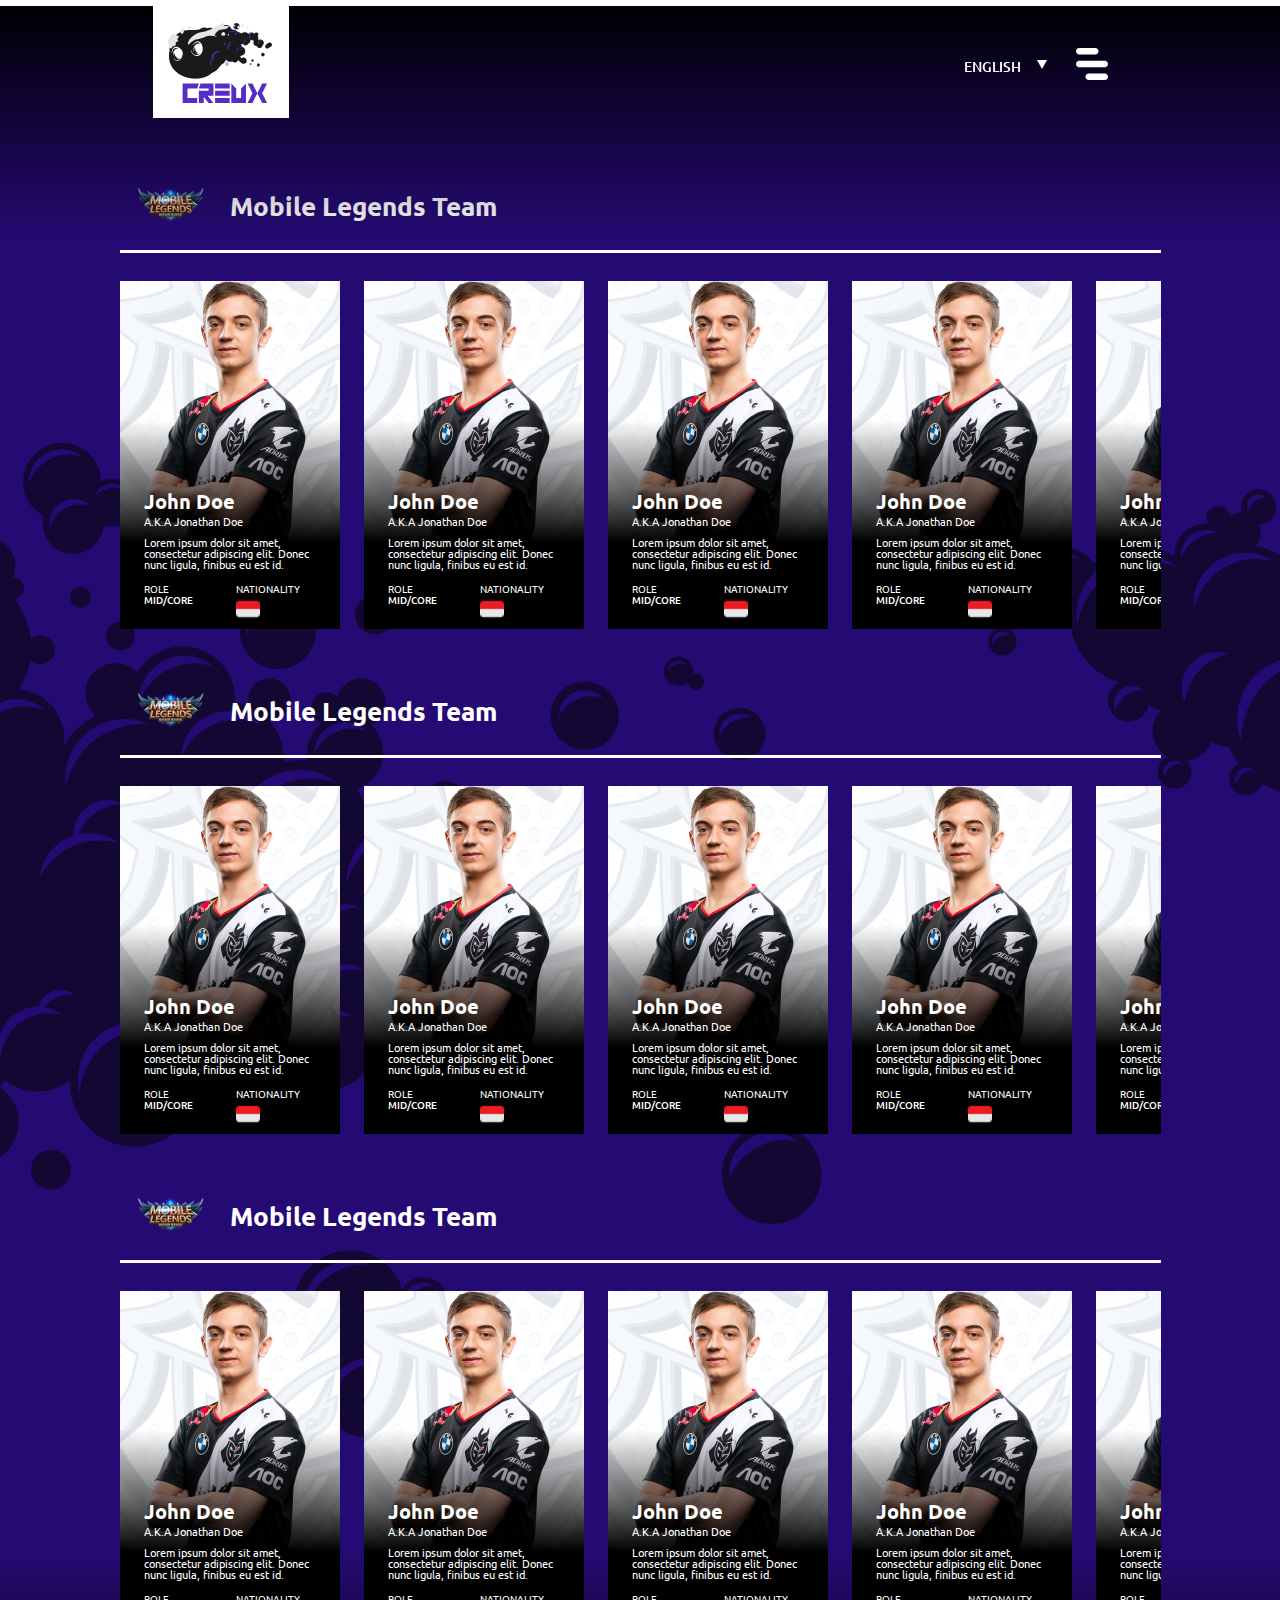
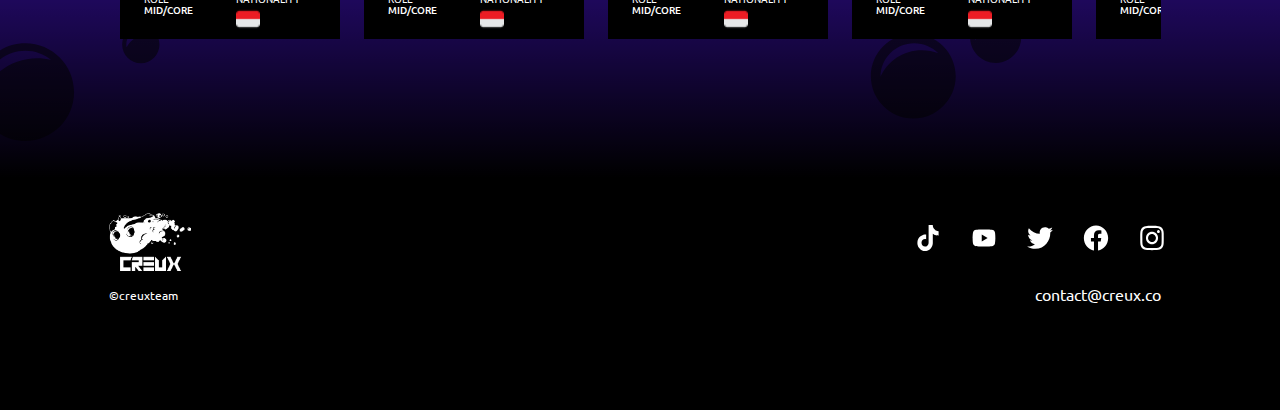
<file: index-team-sub.html>
<html>
    <head>
        <link rel="shortcut icon" href="Assets/creux_favicon.png" type=“image/png”>
        <title>CREUX</title>
        <link rel="stylesheet" href="style-team-sub.css">
        <link rel="preconnect" href="https://fonts.googleapis.com">
        <link rel="preconnect" href="https://fonts.gstatic.com" crossorigin>
        <link href="https://fonts.googleapis.com/css2?family=Ubuntu:ital,wght@0,300;0,400;0,500;0,700;1,300;1,400;1,500;1,700&display=swap" rel="stylesheet">
    </head>

    <body>
        
        <!--navigation-->
        <div id="nav">
            <div class="nav-ovl"></div>
        </div>

        <!-- pop nav -->
        <div id="menu-ovl" class="close" style="display: none;">
                <div class="menu-cont">
                    <div class="menu-cont-v2" onclick="location.href='index-team.html'">
                        <div class="menu-numb">01</div>
                        <div class="menu-txt">TEAMS</div>
                    </div>
                    <div class="menu-cont-v2" onclick="location.href='index-matches.html'">
                        <div class="menu-numb">02</div>
                        <div class="menu-txt">MATCHES</div>
                    </div>
                    <div class="menu-cont-v2" onclick="location.href='index-news.html'">
                        <div class="menu-numb">03</div>
                        <div class="menu-txt">NEWS</div>
                    </div>
                    <div class="menu-cont-v2" onclick="location.href='index-partners.html'">
                        <div class="menu-numb">04</div>
                        <div class="menu-txt">PARTNERS</div>
                    </div>
                    <div class="menu-cont-v2" onclick="location.href='index-contact.html'">
                        <div class="menu-numb">05</div>
                        <div class="menu-txt">CONTACT</div>
                    </div>
                </div>
        </div>

        <!-- original nav -->
        <div class="nav-line"></div>
        <div class="nav-logo-sq">
            <div class="logo" onclick="location.href='index-team.html'" style="background-image: url('Assets/CREUX_logo_full color_SVG.svg'); background-size: cover;
            background-repeat: no-repeat;"></div>
        </div>
        <!-- input (later)
        <div class="input-cont">
                <select id="country" name="country" placeholder="Country"; class="dropdown">
                        <option value="Afganistan">English</option>
                        <option value="Albania">Indonesia</option>
                    </select>

                    </form>
                    <hr class="hr-email"></hr>
                    <hr class="hr-drpdown"></hr>
        </div>
        -->
        <div class="lang-cont">
            <div class="lang-txt">ENGLISH</div>
            <div class="dr-icon" style="background-image: url('Assets/dropdown.svg'); background-size: cover;
            background-repeat: no-repeat;"></div>
        </div>
        <div id="on-off" class="menu-icon" style="background-image: url('Assets/burger-menu.svg'); background-size: cover;
        background-repeat: no-repeat;" onclick="myFunction()"></div>
        <!--script open-close menu overlay-->
        <script>
            function myFunction() {
                var x = document.getElementById("menu-ovl");
                var y = document.getElementById("on-off");
                if (x.style.display === "none") {
                  x.style.display = "block";
                  x.style.animation="move 1s 1";
                  y.style.backgroundImage="url(Assets/x-icon.svg)";
                  y.style.animation="fadeIn 2s";
                } else {
                  x.style.animation="move2 1s 1";
                  setTimeout(function() {
                        x.style.display = "none";
                    }, 1000);
                  y.style.backgroundImage="url(Assets/burger-menu.svg)";
                  y.style.animation="fadeIn2 2s";
                }
            }
        </script>
       
       <!-- extended team -->
        <section id="teams">
            <div class="teams-bg"  style="background-image: url('Assets/ornament_single color_cropped.svg'); background-size: cover;
            background-repeat: no-repeat;"></div>
            <div class="teams-cont">
                <div class="game-teams-cont">
                    <div class="g-teams-logo">
                        <img src="Assets/logo ml.png" alt="">
                    </div>
                    <div class="g-teams-ttl">Mobile Legends Team</div>
                    <div class="g-teams-line"></div>
                    <div class="g-teams-car-cont-ml">
                        <div class="g-teams-inner-cont">
                            <div class="g-teams-card">
                                <div class="g-teams-img">
                                    <img src="Assets/team-photo.png" height="100%">
                                </div>
                                <div class="g-teams-ovl"></div>
                                <div class="g-teams-name">John Doe</div>
                                <div class="g-teams-nick">A.K.A Jonathan Doe</div>
                                <div class="g-teams-txt">Lorem ipsum dolor sit amet, consectetur adipiscing elit. Donec nunc ligula, finibus eu est id.</div>
                                <div class="g-t-role-cont">
                                    <div class="g-t-role-ttl">ROLE</div>
                                    <div class="g-t-role-txt">MID/CORE</div>
                                </div>
                                <div class="g-t-flag-cont">
                                    <div class="g-t-flag-ttl">NATIONALITY</div>
                                    <div class="g-t-flag-img">
                                        <img src="Assets/indo-flag.png" alt="">
                                    </div>
                                </div>
                                <div class="g-teams-accent"></div>
                            </div>
                            <div class="g-teams-card">
                                <div class="g-teams-img">
                                    <img src="Assets/team-photo.png" height="100%">
                                </div>
                                <div class="g-teams-ovl"></div>
                                <div class="g-teams-name">John Doe</div>
                                <div class="g-teams-nick">A.K.A Jonathan Doe</div>
                                <div class="g-teams-txt">Lorem ipsum dolor sit amet, consectetur adipiscing elit. Donec nunc ligula, finibus eu est id.</div>
                                <div class="g-t-role-cont">
                                    <div class="g-t-role-ttl">ROLE</div>
                                    <div class="g-t-role-txt">MID/CORE</div>
                                </div>
                                <div class="g-t-flag-cont">
                                    <div class="g-t-flag-ttl">NATIONALITY</div>
                                    <div class="g-t-flag-img">
                                        <img src="Assets/indo-flag.png" alt="">
                                    </div>
                                </div>
                                <div class="g-teams-accent"></div>
                            </div>
                            <div class="g-teams-card">
                                <div class="g-teams-img">
                                    <img src="Assets/team-photo.png" height="100%">
                                </div>
                                <div class="g-teams-ovl"></div>
                                <div class="g-teams-name">John Doe</div>
                                <div class="g-teams-nick">A.K.A Jonathan Doe</div>
                                <div class="g-teams-txt">Lorem ipsum dolor sit amet, consectetur adipiscing elit. Donec nunc ligula, finibus eu est id.</div>
                                <div class="g-t-role-cont">
                                    <div class="g-t-role-ttl">ROLE</div>
                                    <div class="g-t-role-txt">MID/CORE</div>
                                </div>
                                <div class="g-t-flag-cont">
                                    <div class="g-t-flag-ttl">NATIONALITY</div>
                                    <div class="g-t-flag-img">
                                        <img src="Assets/indo-flag.png" alt="">
                                    </div>
                                </div>
                                <div class="g-teams-accent"></div>
                            </div>
                            <div class="g-teams-card">
                                <div class="g-teams-img">
                                    <img src="Assets/team-photo.png" height="100%">
                                </div>
                                <div class="g-teams-ovl"></div>
                                <div class="g-teams-name">John Doe</div>
                                <div class="g-teams-nick">A.K.A Jonathan Doe</div>
                                <div class="g-teams-txt">Lorem ipsum dolor sit amet, consectetur adipiscing elit. Donec nunc ligula, finibus eu est id.</div>
                                <div class="g-t-role-cont">
                                    <div class="g-t-role-ttl">ROLE</div>
                                    <div class="g-t-role-txt">MID/CORE</div>
                                </div>
                                <div class="g-t-flag-cont">
                                    <div class="g-t-flag-ttl">NATIONALITY</div>
                                    <div class="g-t-flag-img">
                                        <img src="Assets/indo-flag.png" alt="">
                                    </div>
                                </div>
                                <div class="g-teams-accent"></div>
                            </div>
                            <div class="g-teams-card">
                                <div class="g-teams-img">
                                    <img src="Assets/team-photo.png" height="100%">
                                </div>
                                <div class="g-teams-ovl"></div>
                                <div class="g-teams-name">John Doe</div>
                                <div class="g-teams-nick">A.K.A Jonathan Doe</div>
                                <div class="g-teams-txt">Lorem ipsum dolor sit amet, consectetur adipiscing elit. Donec nunc ligula, finibus eu est id.</div>
                                <div class="g-t-role-cont">
                                    <div class="g-t-role-ttl">ROLE</div>
                                    <div class="g-t-role-txt">MID/CORE</div>
                                </div>
                                <div class="g-t-flag-cont">
                                    <div class="g-t-flag-ttl">NATIONALITY</div>
                                    <div class="g-t-flag-img">
                                        <img src="Assets/indo-flag.png" alt="">
                                    </div>
                                </div>
                                <div class="g-teams-accent"></div>
                            </div>
                            <div class="g-teams-card">
                                <div class="g-teams-img">
                                    <img src="Assets/team-photo.png" height="100%">
                                </div>
                                <div class="g-teams-ovl"></div>
                                <div class="g-teams-name">John Doe</div>
                                <div class="g-teams-nick">A.K.A Jonathan Doe</div>
                                <div class="g-teams-txt">Lorem ipsum dolor sit amet, consectetur adipiscing elit. Donec nunc ligula, finibus eu est id.</div>
                                <div class="g-t-role-cont">
                                    <div class="g-t-role-ttl">ROLE</div>
                                    <div class="g-t-role-txt">MID/CORE</div>
                                </div>
                                <div class="g-t-flag-cont">
                                    <div class="g-t-flag-ttl">NATIONALITY</div>
                                    <div class="g-t-flag-img">
                                        <img src="Assets/indo-flag.png" alt="">
                                    </div>
                                </div>
                                <div class="g-teams-accent"></div>
                            </div>
                        </div>
                    </div>
                </div>
                <div class="game-teams-cont">
                    <div class="g-teams-logo">
                        <img src="Assets/logo ml.png" alt="">
                    </div>
                    <div class="g-teams-ttl">Mobile Legends Team</div>
                    <div class="g-teams-line"></div>
                    <div class="g-teams-car-cont-pubgm">
                        <div class="g-teams-inner-cont">
                            <div class="g-teams-card">
                                <div class="g-teams-img">
                                    <img src="Assets/team-photo.png" height="100%">
                                </div>
                                <div class="g-teams-ovl"></div>
                                <div class="g-teams-name">John Doe</div>
                                <div class="g-teams-nick">A.K.A Jonathan Doe</div>
                                <div class="g-teams-txt">Lorem ipsum dolor sit amet, consectetur adipiscing elit. Donec nunc ligula, finibus eu est id.</div>
                                <div class="g-t-role-cont">
                                    <div class="g-t-role-ttl">ROLE</div>
                                    <div class="g-t-role-txt">MID/CORE</div>
                                </div>
                                <div class="g-t-flag-cont">
                                    <div class="g-t-flag-ttl">NATIONALITY</div>
                                    <div class="g-t-flag-img">
                                        <img src="Assets/indo-flag.png" alt="">
                                    </div>
                                </div>
                                <div class="g-teams-accent"></div>
                            </div>
                            <div class="g-teams-card">
                                <div class="g-teams-img">
                                    <img src="Assets/team-photo.png" height="100%">
                                </div>
                                <div class="g-teams-ovl"></div>
                                <div class="g-teams-name">John Doe</div>
                                <div class="g-teams-nick">A.K.A Jonathan Doe</div>
                                <div class="g-teams-txt">Lorem ipsum dolor sit amet, consectetur adipiscing elit. Donec nunc ligula, finibus eu est id.</div>
                                <div class="g-t-role-cont">
                                    <div class="g-t-role-ttl">ROLE</div>
                                    <div class="g-t-role-txt">MID/CORE</div>
                                </div>
                                <div class="g-t-flag-cont">
                                    <div class="g-t-flag-ttl">NATIONALITY</div>
                                    <div class="g-t-flag-img">
                                        <img src="Assets/indo-flag.png" alt="">
                                    </div>
                                </div>
                                <div class="g-teams-accent"></div>
                            </div>
                            <div class="g-teams-card">
                                <div class="g-teams-img">
                                    <img src="Assets/team-photo.png" height="100%">
                                </div>
                                <div class="g-teams-ovl"></div>
                                <div class="g-teams-name">John Doe</div>
                                <div class="g-teams-nick">A.K.A Jonathan Doe</div>
                                <div class="g-teams-txt">Lorem ipsum dolor sit amet, consectetur adipiscing elit. Donec nunc ligula, finibus eu est id.</div>
                                <div class="g-t-role-cont">
                                    <div class="g-t-role-ttl">ROLE</div>
                                    <div class="g-t-role-txt">MID/CORE</div>
                                </div>
                                <div class="g-t-flag-cont">
                                    <div class="g-t-flag-ttl">NATIONALITY</div>
                                    <div class="g-t-flag-img">
                                        <img src="Assets/indo-flag.png" alt="">
                                    </div>
                                </div>
                                <div class="g-teams-accent"></div>
                            </div>
                            <div class="g-teams-card">
                                <div class="g-teams-img">
                                    <img src="Assets/team-photo.png" height="100%">
                                </div>
                                <div class="g-teams-ovl"></div>
                                <div class="g-teams-name">John Doe</div>
                                <div class="g-teams-nick">A.K.A Jonathan Doe</div>
                                <div class="g-teams-txt">Lorem ipsum dolor sit amet, consectetur adipiscing elit. Donec nunc ligula, finibus eu est id.</div>
                                <div class="g-t-role-cont">
                                    <div class="g-t-role-ttl">ROLE</div>
                                    <div class="g-t-role-txt">MID/CORE</div>
                                </div>
                                <div class="g-t-flag-cont">
                                    <div class="g-t-flag-ttl">NATIONALITY</div>
                                    <div class="g-t-flag-img">
                                        <img src="Assets/indo-flag.png" alt="">
                                    </div>
                                </div>
                                <div class="g-teams-accent"></div>
                            </div>
                            <div class="g-teams-card">
                                <div class="g-teams-img">
                                    <img src="Assets/team-photo.png" height="100%">
                                </div>
                                <div class="g-teams-ovl"></div>
                                <div class="g-teams-name">John Doe</div>
                                <div class="g-teams-nick">A.K.A Jonathan Doe</div>
                                <div class="g-teams-txt">Lorem ipsum dolor sit amet, consectetur adipiscing elit. Donec nunc ligula, finibus eu est id.</div>
                                <div class="g-t-role-cont">
                                    <div class="g-t-role-ttl">ROLE</div>
                                    <div class="g-t-role-txt">MID/CORE</div>
                                </div>
                                <div class="g-t-flag-cont">
                                    <div class="g-t-flag-ttl">NATIONALITY</div>
                                    <div class="g-t-flag-img">
                                        <img src="Assets/indo-flag.png" alt="">
                                    </div>
                                </div>
                                <div class="g-teams-accent"></div>
                            </div>
                            <div class="g-teams-card">
                                <div class="g-teams-img">
                                    <img src="Assets/team-photo.png" height="100%">
                                </div>
                                <div class="g-teams-ovl"></div>
                                <div class="g-teams-name">John Doe</div>
                                <div class="g-teams-nick">A.K.A Jonathan Doe</div>
                                <div class="g-teams-txt">Lorem ipsum dolor sit amet, consectetur adipiscing elit. Donec nunc ligula, finibus eu est id.</div>
                                <div class="g-t-role-cont">
                                    <div class="g-t-role-ttl">ROLE</div>
                                    <div class="g-t-role-txt">MID/CORE</div>
                                </div>
                                <div class="g-t-flag-cont">
                                    <div class="g-t-flag-ttl">NATIONALITY</div>
                                    <div class="g-t-flag-img">
                                        <img src="Assets/indo-flag.png" alt="">
                                    </div>
                                </div>
                                <div class="g-teams-accent"></div>
                            </div>
                        </div>
                    </div>
                </div>
                <div class="game-teams-cont">
                    <div class="g-teams-logo">
                        <img src="Assets/logo ml.png" alt="">
                    </div>
                    <div class="g-teams-ttl">Mobile Legends Team</div>
                    <div class="g-teams-line"></div>
                    <div class="g-teams-car-cont-wr">
                        <div class="g-teams-inner-cont">
                            <div class="g-teams-card">
                                <div class="g-teams-img">
                                    <img src="Assets/team-photo.png" height="100%">
                                </div>
                                <div class="g-teams-ovl"></div>
                                <div class="g-teams-name">John Doe</div>
                                <div class="g-teams-nick">A.K.A Jonathan Doe</div>
                                <div class="g-teams-txt">Lorem ipsum dolor sit amet, consectetur adipiscing elit. Donec nunc ligula, finibus eu est id.</div>
                                <div class="g-t-role-cont">
                                    <div class="g-t-role-ttl">ROLE</div>
                                    <div class="g-t-role-txt">MID/CORE</div>
                                </div>
                                <div class="g-t-flag-cont">
                                    <div class="g-t-flag-ttl">NATIONALITY</div>
                                    <div class="g-t-flag-img">
                                        <img src="Assets/indo-flag.png" alt="">
                                    </div>
                                </div>
                                <div class="g-teams-accent"></div>
                            </div>
                            <div class="g-teams-card">
                                <div class="g-teams-img">
                                    <img src="Assets/team-photo.png" height="100%">
                                </div>
                                <div class="g-teams-ovl"></div>
                                <div class="g-teams-name">John Doe</div>
                                <div class="g-teams-nick">A.K.A Jonathan Doe</div>
                                <div class="g-teams-txt">Lorem ipsum dolor sit amet, consectetur adipiscing elit. Donec nunc ligula, finibus eu est id.</div>
                                <div class="g-t-role-cont">
                                    <div class="g-t-role-ttl">ROLE</div>
                                    <div class="g-t-role-txt">MID/CORE</div>
                                </div>
                                <div class="g-t-flag-cont">
                                    <div class="g-t-flag-ttl">NATIONALITY</div>
                                    <div class="g-t-flag-img">
                                        <img src="Assets/indo-flag.png" alt="">
                                    </div>
                                </div>
                                <div class="g-teams-accent"></div>
                            </div>
                            <div class="g-teams-card">
                                <div class="g-teams-img">
                                    <img src="Assets/team-photo.png" height="100%">
                                </div>
                                <div class="g-teams-ovl"></div>
                                <div class="g-teams-name">John Doe</div>
                                <div class="g-teams-nick">A.K.A Jonathan Doe</div>
                                <div class="g-teams-txt">Lorem ipsum dolor sit amet, consectetur adipiscing elit. Donec nunc ligula, finibus eu est id.</div>
                                <div class="g-t-role-cont">
                                    <div class="g-t-role-ttl">ROLE</div>
                                    <div class="g-t-role-txt">MID/CORE</div>
                                </div>
                                <div class="g-t-flag-cont">
                                    <div class="g-t-flag-ttl">NATIONALITY</div>
                                    <div class="g-t-flag-img">
                                        <img src="Assets/indo-flag.png" alt="">
                                    </div>
                                </div>
                                <div class="g-teams-accent"></div>
                            </div>
                            <div class="g-teams-card">
                                <div class="g-teams-img">
                                    <img src="Assets/team-photo.png" height="100%">
                                </div>
                                <div class="g-teams-ovl"></div>
                                <div class="g-teams-name">John Doe</div>
                                <div class="g-teams-nick">A.K.A Jonathan Doe</div>
                                <div class="g-teams-txt">Lorem ipsum dolor sit amet, consectetur adipiscing elit. Donec nunc ligula, finibus eu est id.</div>
                                <div class="g-t-role-cont">
                                    <div class="g-t-role-ttl">ROLE</div>
                                    <div class="g-t-role-txt">MID/CORE</div>
                                </div>
                                <div class="g-t-flag-cont">
                                    <div class="g-t-flag-ttl">NATIONALITY</div>
                                    <div class="g-t-flag-img">
                                        <img src="Assets/indo-flag.png" alt="">
                                    </div>
                                </div>
                                <div class="g-teams-accent"></div>
                            </div>
                            <div class="g-teams-card">
                                <div class="g-teams-img">
                                    <img src="Assets/team-photo.png" height="100%">
                                </div>
                                <div class="g-teams-ovl"></div>
                                <div class="g-teams-name">John Doe</div>
                                <div class="g-teams-nick">A.K.A Jonathan Doe</div>
                                <div class="g-teams-txt">Lorem ipsum dolor sit amet, consectetur adipiscing elit. Donec nunc ligula, finibus eu est id.</div>
                                <div class="g-t-role-cont">
                                    <div class="g-t-role-ttl">ROLE</div>
                                    <div class="g-t-role-txt">MID/CORE</div>
                                </div>
                                <div class="g-t-flag-cont">
                                    <div class="g-t-flag-ttl">NATIONALITY</div>
                                    <div class="g-t-flag-img">
                                        <img src="Assets/indo-flag.png" alt="">
                                    </div>
                                </div>
                                <div class="g-teams-accent"></div>
                            </div>
                            <div class="g-teams-card">
                                <div class="g-teams-img">
                                    <img src="Assets/team-photo.png" height="100%">
                                </div>
                                <div class="g-teams-ovl"></div>
                                <div class="g-teams-name">John Doe</div>
                                <div class="g-teams-nick">A.K.A Jonathan Doe</div>
                                <div class="g-teams-txt">Lorem ipsum dolor sit amet, consectetur adipiscing elit. Donec nunc ligula, finibus eu est id.</div>
                                <div class="g-t-role-cont">
                                    <div class="g-t-role-ttl">ROLE</div>
                                    <div class="g-t-role-txt">MID/CORE</div>
                                </div>
                                <div class="g-t-flag-cont">
                                    <div class="g-t-flag-ttl">NATIONALITY</div>
                                    <div class="g-t-flag-img">
                                        <img src="Assets/indo-flag.png" alt="">
                                    </div>
                                </div>
                                <div class="g-teams-accent"></div>
                            </div>
                        </div>
                    </div>
                </div>
            </div>
            <div class="bg-overlay-btm"></div>
        </section>

        <!-- footer -->
        <div class="footer">
            <div class="ftr-logo" style="background-image: url('Assets/CREUX_logo_all white_png.png'); background-size: cover;
            background-repeat: no-repeat;"></div>
            <div class="ftr-copyright">©creuxteam</div>
            <div class="socmed-cont">
                <div class="socmed-icon" style="background-image: url('Assets/tiktok.svg'); background-size: cover;
                background-repeat: no-repeat;"></div>
                <div class="socmed-icon" style="background-image: url('Assets/yutub.svg'); background-size: cover;
                background-repeat: no-repeat;"></div>
                <div class="socmed-icon" style="background-image: url('Assets/twitter.svg'); background-size: cover;
                background-repeat: no-repeat;"></div>
                <div class="socmed-icon" style="background-image: url('Assets/fb.svg'); background-size: cover;
                background-repeat: no-repeat;"></div>
                <div class="socmed-icon" style="background-image: url('Assets/ig.svg'); background-size: cover;
                background-repeat: no-repeat;"></div>
            </div>
            <div class="ftr-email-txt">contact@creux.co</div>
        </div>

        <!-- horizontal scroll -->
        <script>
            const scrollContainer1 = document.querySelector(".partners-car");
            const scrollContainer2 = document.querySelector(".matches-car");
            const scrollContainer3 = document.querySelector(".teams-car");
            const scrollContainer4 = document.querySelector(".g-teams-car-cont-ml");
            const scrollContainer5 = document.querySelector(".g-teams-car-cont-pubgm");
            const scrollContainer6 = document.querySelector(".g-teams-car-cont-wr");

            [scrollContainer1, scrollContainer2,
            scrollContainer3, scrollContainer4,
            scrollContainer5, scrollContainer6,].forEach((scrollContainer)=>{
                scrollContainer.addEventListener("wheel", (evt) => {
                    evt.preventDefault();
                    scrollContainer.scrollLeft += evt.deltaY;
                });
            });
        </script>
    </body>
</html>
</file>
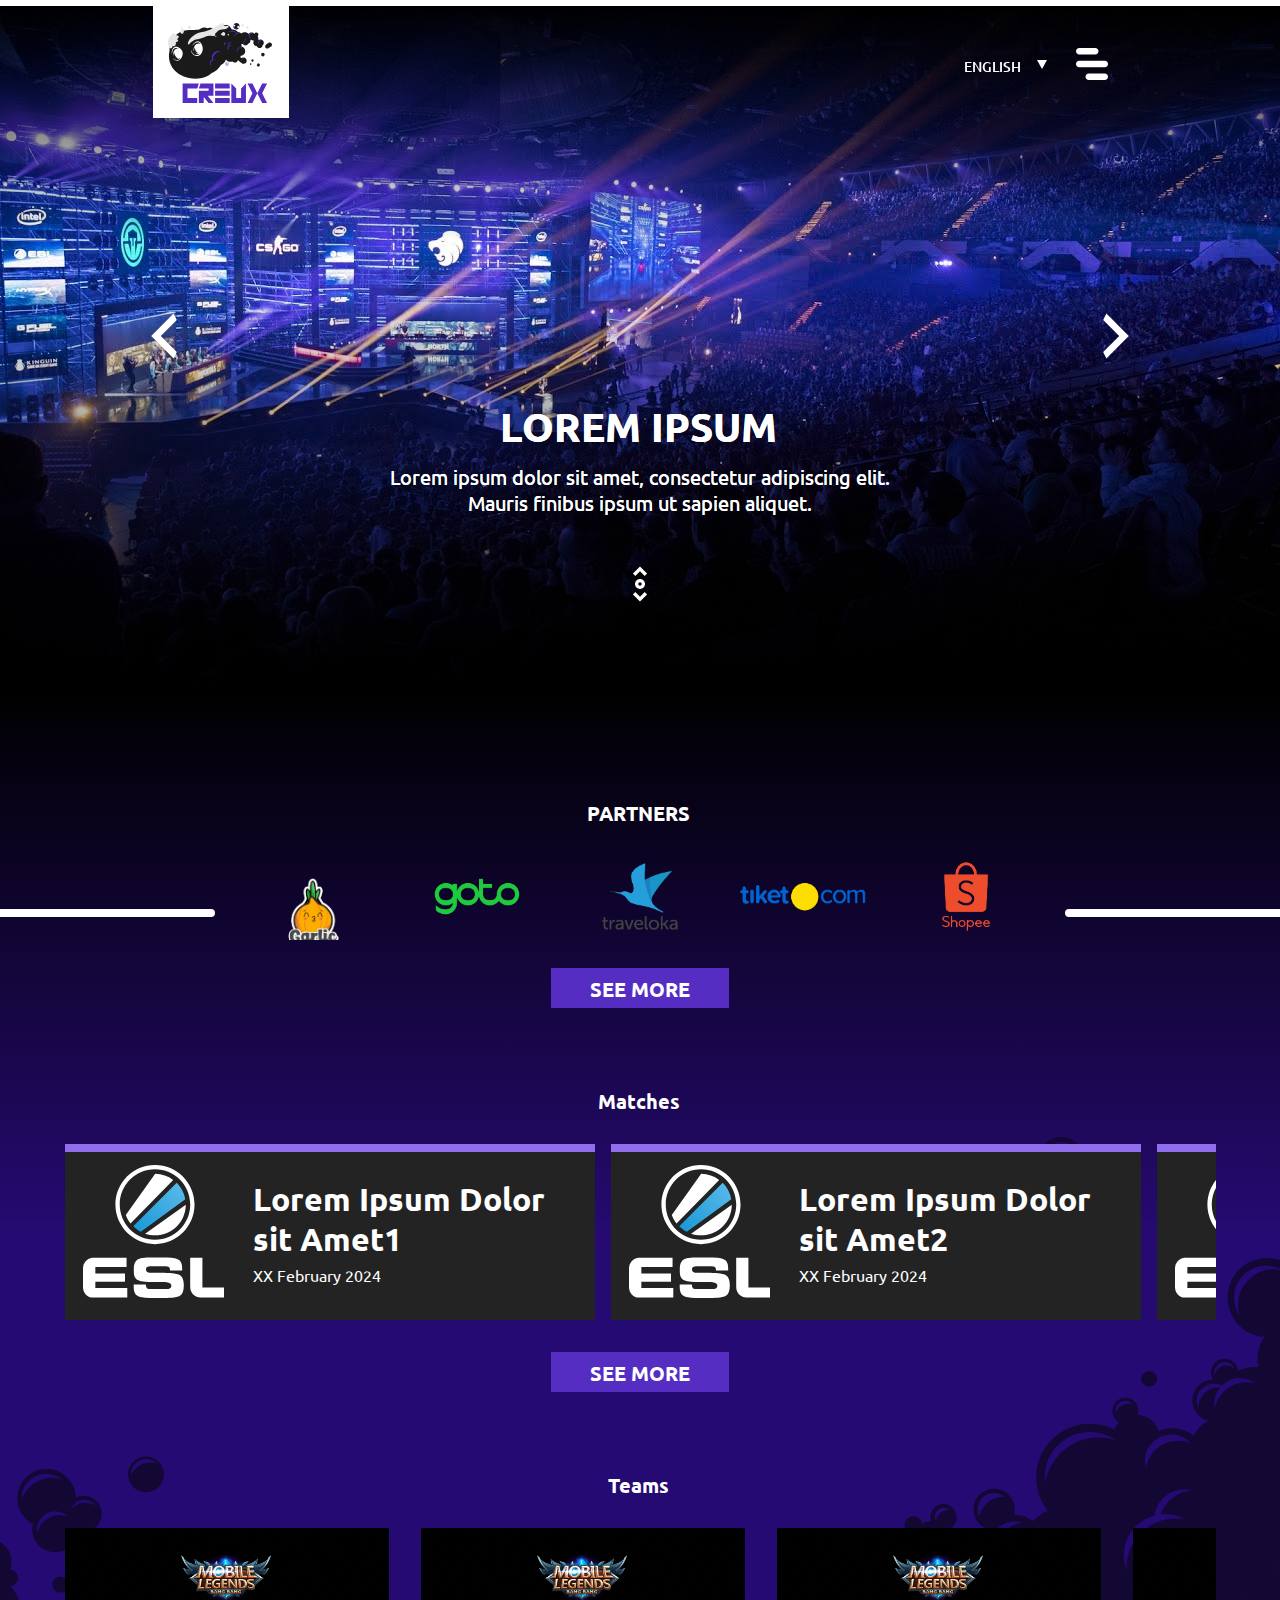
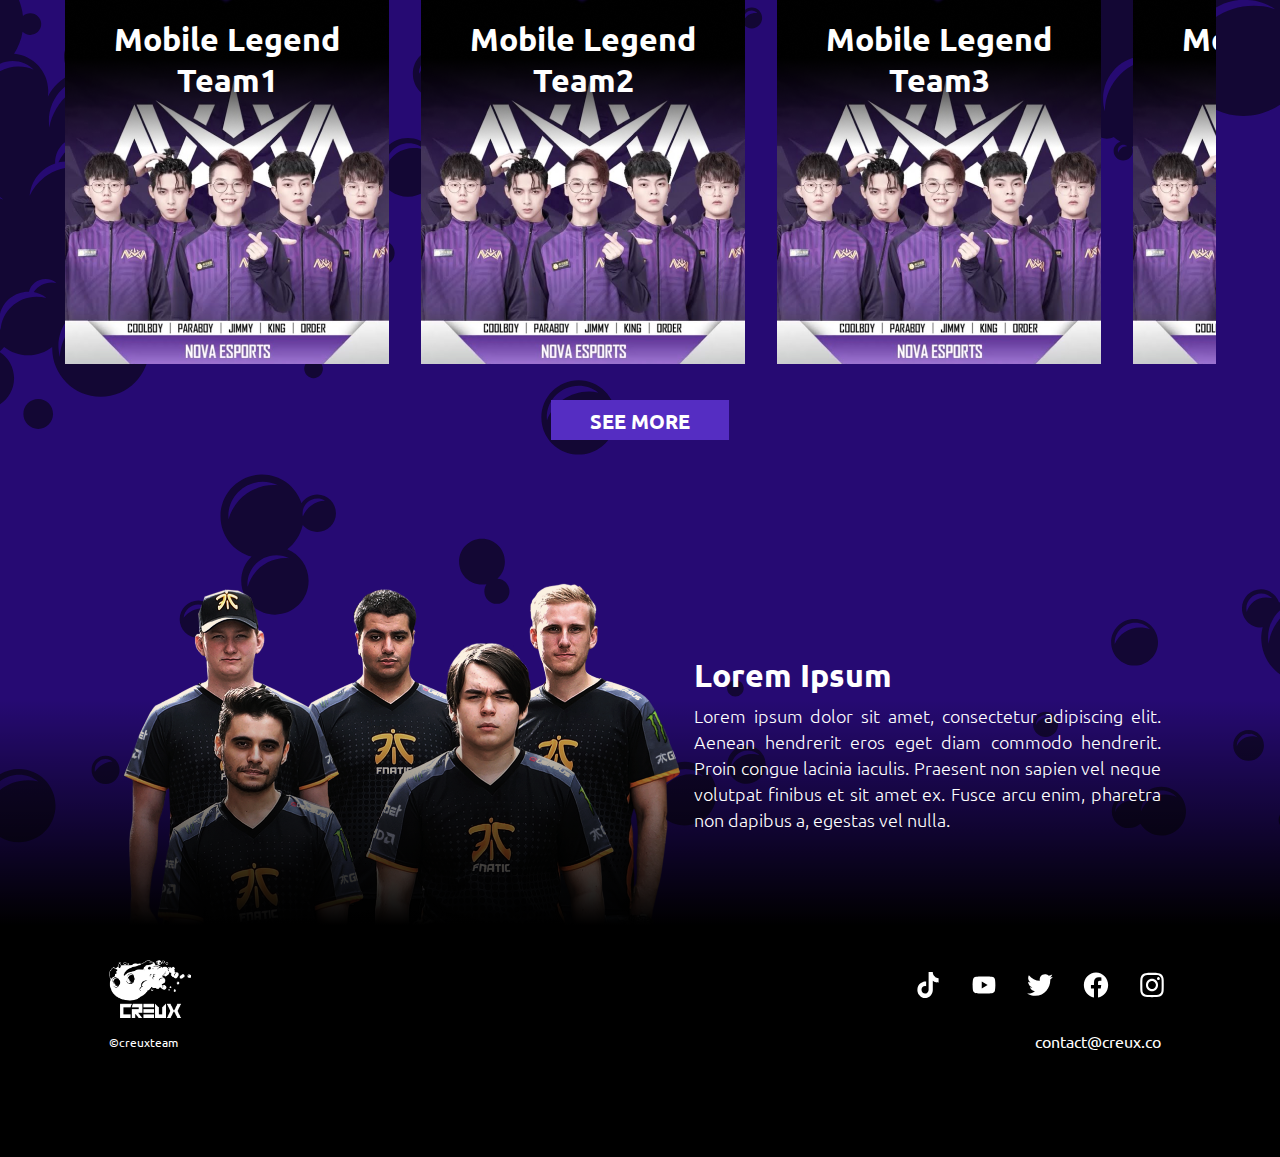
<file: index-team.html>
<html>
    <head>
        <link rel="shortcut icon" href="Assets/creux_favicon.png" type=“image/png”>
        <title>CREUX</title>
        <link rel="stylesheet" href="style-team.css">
        <link rel="preconnect" href="https://fonts.googleapis.com">
        <link rel="preconnect" href="https://fonts.gstatic.com" crossorigin>
        <link href="https://fonts.googleapis.com/css2?family=Ubuntu:ital,wght@0,300;0,400;0,500;0,700;1,300;1,400;1,500;1,700&display=swap" rel="stylesheet">
    </head>

    <body>
        <!--navigation-->
        <div id="nav">
            <div class="nav-ovl"></div>
        </div>

        <!-- pop nav -->
        <div id="menu-ovl" class="close" style="display: none;">
                <div class="menu-cont">
                    <div class="menu-cont-v2 active" onclick="location.href='index-team.html'">
                        <div class="menu-numb">01</div>
                        <div class="menu-txt">TEAMS</div>
                    </div>
                    <div class="menu-cont-v2" onclick="location.href='index-matches.html'">
                        <div class="menu-numb">02</div>
                        <div class="menu-txt">MATCHES</div>
                    </div>
                    <div class="menu-cont-v2" onclick="location.href='index-news.html'">
                        <div class="menu-numb">03</div>
                        <div class="menu-txt">NEWS</div>
                    </div>
                    <div class="menu-cont-v2" onclick="location.href='index-partners.html'">
                        <div class="menu-numb">04</div>
                        <div class="menu-txt">PARTNERS</div>
                    </div>
                    <div class="menu-cont-v2" onclick="location.href='index-contact.html'">
                        <div class="menu-numb">05</div>
                        <div class="menu-txt">CONTACT</div>
                    </div>
                </div>
        </div>

        <!-- original nav -->
        <div class="nav-line"></div>
        <div class="nav-logo-sq">
            <div class="logo" onclick="location.href='index-team.html'" style="background-image: url('Assets/CREUX_logo_full color_SVG.svg'); background-size: cover;
            background-repeat: no-repeat;"></div>
        </div>
        <!-- input (later)
        <div class="input-cont">
                <select id="country" name="country" placeholder="Country"; class="dropdown">
                        <option value="Afganistan">English</option>
                        <option value="Albania">Indonesia</option>
                    </select>

                    </form>
                    <hr class="hr-email"></hr>
                    <hr class="hr-drpdown"></hr>
        </div>
        -->
        <div class="lang-cont">
            <div class="lang-txt">ENGLISH</div>
            <div class="dr-icon" style="background-image: url('Assets/dropdown.svg'); background-size: cover;
            background-repeat: no-repeat;"></div>
        </div>
        <div id="on-off" class="menu-icon" style="background-image: url('Assets/burger-menu.svg'); background-size: cover;
        background-repeat: no-repeat;" onclick="myFunction()"></div>
        <!--script open-close menu overlay-->
        <script>
            function myFunction() {
                var x = document.getElementById("menu-ovl");
                var y = document.getElementById("on-off");
                if (x.style.display === "none") {
                  x.style.display = "block";
                  x.style.animation="move 1s 1";
                  y.style.backgroundImage="url(Assets/x-icon.svg)";
                  y.style.animation="fadeIn 2s";
                } else {
                  x.style.animation="move2 1s 1";
                  setTimeout(function() {
                        x.style.display = "none";
                    }, 1000);
                  y.style.backgroundImage="url(Assets/burger-menu.svg)";
                  y.style.animation="fadeIn2 2s";
                }
            }
        </script>
        
        <!--menu overlay (no use)-->
        <!-- <div id="menu-ovl" class="close">
            <div class="nav-line"></div>
            <div class="nav-logo-sq">
                <div class="logo" style="background-image: url('Assets/CREUX_logo_full color_SVG.svg'); background-size: cover;
                background-repeat: no-repeat;"></div>
            </div>
            <div class="lang-cont">
                <div class="lang-txt">ENGLISH</div>
                <div class="dr-icon" style="background-image: url('Assets/dropdown.svg'); background-size: cover;
                background-repeat: no-repeat;"></div>
            </div>
            <div class="menu-icon" style="background-image: url('Assets/x-icon.svg'); background-size: cover;
            background-repeat: no-repeat;" onclick="myFunction2()"></div>
            <div class="menu-cont">
                <div class="menu-cont-v2">
                    <div class="menu-numb">01</div>
                    <div class="menu-txt">TEAMS</div>
                </div>
                <div class="menu-cont-v2">
                    <div class="menu-numb">02</div>
                    <div class="menu-txt">MATCHES</div>
                </div>
                <div class="menu-cont-v2">
                    <div class="menu-numb">03</div>
                    <div class="menu-txt">NEWS</div>
                </div>
                <div class="menu-cont-v2">
                    <div class="menu-numb">04</div>
                    <div class="menu-txt">PARTNERS</div>
                </div>
                <div class="menu-cont-v2">
                    <div class="menu-numb">05</div>
                    <div class="menu-txt">CONTACT</div>
                </div>
            </div>
        </div> -->

        <!-- team page -->
        <section id="teampage">
            <div id="main-car"  data-ride="carousel">
                <!--indicator-->
                <ol class="carousel-indicators">
                  <li data-target="#main-car" data-slide-to="0" class="active"></li>
                  <li data-target="#main-car" data-slide-to="1"></li>
                  <li data-target="#main-car" data-slide-to="2"></li>
                  <li data-target="#main-car" data-slide-to="3"></li>
                </ol>
                <div class="main-car-inner" role="listbox">
                    <div class="item active" style="background-image: url('Assets/team_carousel.jpg'); background-size: cover;
                        background-repeat: no-repeat;">
                        <div class="car-item-title">LOREM IPSUM</div>
                        <div class="car-item-txt">Lorem ipsum dolor sit amet, consectetur adipiscing elit. Mauris finibus ipsum ut sapien aliquet.</div>
                        <div class="ovl-car"></div>
                    </div>
                    <div class="item" style="background-image: url('Assets/team_carousel2.jpg'); background-size: cover;
                        background-repeat: no-repeat;">
                        <div class="car-item-title">LOREM IPSUM</div>
                        <div class="car-item-txt">Lorem ipsum dolor sit amet, consectetur adipiscing elit. Mauris finibus ipsum ut sapien aliquet.</div>
                        <div class="ovl-car"></div>
                    </div>
                </div>
                <!-- Left and right controls -->
                <a class="left-car-ctrl" href="#main-car" role="button" data-slide="prev">
                        <div class="left-icon" style="background-image: url('Assets/left-icon.svg'); background-size: cover;
                        background-repeat: no-repeat;"></div>
                </a>
                <a class="right-car-ctrl" href="#main-car" role="button" data-slide="next">
                        <div class="right-icon" style="background-image: url('Assets/right-icon.svg'); background-size: cover;
                        background-repeat: no-repeat;"></div>
                </a>
                <div class="scrll-icon" style="background-image: url('Assets/scroll-icon.svg'); background-size: cover;
                background-repeat: no-repeat;"></div>
            </div>
            <div class="bg"> 
                <div class="bg-overlay-top"></div>
                <div class="bg-ornament" style="background-image: url('Assets/ornament_single color_cropped.svg'); background-size: cover;
                background-repeat: no-repeat;"></div>
            </div>
            <div class="partners-title">PARTNERS</div>
            <div class="partners-line-left"></div>
            <div class="partners-car" id="scroll-h">
                <div class="pcar-indicator"></div> 
                <div class="pcar-inner">
                    <div class="pcar-item" style="background-image: url('Assets/logo-disp-1.png'); background-size: cover;
                    background-repeat: no-repeat;"></div>
                    <div class="pcar-item" style="background-image: url('Assets/logo-disp-2.png'); background-size: cover;
                    background-repeat: no-repeat;"></div>
                    <div class="pcar-item" style="background-image: url('Assets/logo-disp-3.png'); background-size: cover;
                    background-repeat: no-repeat;"></div>
                    <div class="pcar-item" style="background-image: url('Assets/logo-disp-4.png'); background-size: cover;
                    background-repeat: no-repeat;"></div>
                    <div class="pcar-item" style="background-image: url('Assets/logo-disp-5.png'); background-size: cover;
                    background-repeat: no-repeat;"></div>
                    <div class="pcar-item" style="background-image: url('Assets/logo-disp-6.svg'); background-size: cover;
                    background-repeat: no-repeat;"></div>
                    <div class="pcar-item" style="background-image: url('Assets/logo-disp-1.png'); background-size: cover;
                    background-repeat: no-repeat;"></div>
                    <div class="pcar-item" style="background-image: url('Assets/logo-disp-2.png'); background-size: cover;
                    background-repeat: no-repeat;"></div>
                    <div class="pcar-item" style="background-image: url('Assets/logo-disp-3.png'); background-size: cover;
                    background-repeat: no-repeat;"></div>
                    <div class="pcar-item" style="background-image: url('Assets/logo-disp-4.png'); background-size: cover;
                    background-repeat: no-repeat;"></div>
                </div>

                <div class="pcar-left-cntrl"></div>
                <div class="pcar-right-cntrl"></div>
            </div>
            <div class="partners-line-right"></div>
            <div class="partners-btn" onclick="location.href='?page=partners'">
                <div class="partners-btn-txt">SEE MORE</div>
            </div>
            
            <div class="matches-title">Matches</div>
            <div class="matches-car" id="scroll-h">
                <div class="mcar-indicator"></div>
                <div class="mcar-inner">
                    <div class="mcar-item">
                        <div class="mcar-item-line"></div>
                        <div class="mcar-item-logo" style="background-image: url('Assets/esl-logo-vector.svg'); background-size: cover;
                        background-repeat: no-repeat;"></div>
                        <div class="mcar-item-title">
                            <h2>Lorem Ipsum Dolor sit Amet1</h2>
                        </div>
                        <div class="mcar-item-date">
                            <h3>XX February 2024</h3>
                        </div>
                    </div>
                    <div class="mcar-item">
                        <div class="mcar-item-line"></div>
                        <div class="mcar-item-logo" style="background-image: url('Assets/esl-logo-vector.svg'); background-size: cover;
                        background-repeat: no-repeat;"></div>
                        <div class="mcar-item-title">
                            <h2>Lorem Ipsum Dolor sit Amet2</h2>
                        </div>
                        <div class="mcar-item-date">
                            <h3>XX February 2024</h3>
                        </div>
                    </div>
                    <div class="mcar-item">
                        <div class="mcar-item-line"></div>
                        <div class="mcar-item-logo" style="background-image: url('Assets/esl-logo-vector.svg'); background-size: cover;
                        background-repeat: no-repeat;"></div>
                        <div class="mcar-item-title">
                            <h2>Lorem Ipsum Dolor sit Amet3</h2>
                        </div>
                        <div class="mcar-item-date">
                            <h3>XX February 2024</h3>
                        </div>
                    </div>
                    <div class="mcar-item">
                        <div class="mcar-item-line"></div>
                        <div class="mcar-item-logo" style="background-image: url('Assets/esl-logo-vector.svg'); background-size: cover;
                        background-repeat: no-repeat;"></div>
                        <div class="mcar-item-title">
                            <h2>Lorem Ipsum Dolor sit Amet4</h2>
                        </div>
                        <div class="mcar-item-date">
                            <h3>XX February 2024</h3>
                        </div>
                    </div>
                    <div class="mcar-item">
                        <div class="mcar-item-line"></div>
                        <div class="mcar-item-logo" style="background-image: url('Assets/esl-logo-vector.svg'); background-size: cover;
                        background-repeat: no-repeat;"></div>
                        <div class="mcar-item-title">
                            <h2>Lorem Ipsum Dolor sit Amet5</h2>
                        </div>
                        <div class="mcar-item-date">
                            <h3>XX February 2024</h3>
                        </div>
                    </div>
                </div>

                <div class="mcar-left-cntrl"></div>
                <div class="mcar-right-cntrl"></div>
            </div>
            <div class="matches-btn" onclick="location.href='?page=matches?cathegory=1'">
                <div class="matches-btn-txt">SEE MORE</div>
            </div>

            <div class="teams-title">Teams</div>
            <div class="teams-car" id="scroll-h">
                <div class="tcar-indicator"></div>
                <div class="tcar-inner">
                    <div class="tcar-item" style="background-image: url('Assets/card team.png'); background-size: cover;
                        background-repeat: no-repeat;">
                        <div class="tcar-item-logo" style="background-image: url('Assets/logo ml.png'); background-size: cover;
                        background-repeat: no-repeat;"></div>
                        <div class="tcar-item-title">
                            <h4>Mobile Legend Team1</h4>
                        </div>
                    </div>
                    <div class="tcar-item" style="background-image: url('Assets/card team.png'); background-size: cover;
                        background-repeat: no-repeat;">
                        <div class="tcar-item-logo" style="background-image: url('Assets/logo ml.png'); background-size: cover;
                        background-repeat: no-repeat;"></div>
                        <div class="tcar-item-title">
                            <h4>Mobile Legend Team2</h4>
                        </div>
                    </div>
                    <div class="tcar-item" style="background-image: url('Assets/card team.png'); background-size: cover;
                        background-repeat: no-repeat;">
                        <div class="tcar-item-logo" style="background-image: url('Assets/logo ml.png'); background-size: cover;
                        background-repeat: no-repeat;"></div>
                        <div class="tcar-item-title">
                            <h4>Mobile Legend Team3</h4>
                        </div>
                    </div>
                    <div class="tcar-item" style="background-image: url('Assets/card team.png'); background-size: cover;
                        background-repeat: no-repeat;">
                        <div class="tcar-item-logo" style="background-image: url('Assets/logo ml.png'); background-size: cover;
                        background-repeat: no-repeat;"></div>
                        <div class="tcar-item-title">
                            <h4>Mobile Legend Team4</h4>
                        </div>
                    </div>
                    <div class="tcar-item" style="background-image: url('Assets/card team.png'); background-size: cover;
                        background-repeat: no-repeat;">
                        <div class="tcar-item-logo" style="background-image: url('Assets/logo ml.png'); background-size: cover;
                        background-repeat: no-repeat;"></div>
                        <div class="tcar-item-title">
                            <h4>Mobile Legend Team5</h4>
                        </div>
                    </div>
                    <div class="tcar-item" style="background-image: url('Assets/card team.png'); background-size: cover;
                        background-repeat: no-repeat;">
                        <div class="tcar-item-logo" style="background-image: url('Assets/logo ml.png'); background-size: cover;
                        background-repeat: no-repeat;"></div>
                        <div class="tcar-item-title">
                            <h4>Mobile Legend Team6</h4>
                        </div>
                    </div>
                </div>

                <div class="tcar-left-cntrl"></div>
                <div class="tcar-right-cntrl"></div>
            </div>
            <div class="teams-btn">
                <div class="teams-btn-txt" onclick="location.href='?page=team-e'">SEE MORE</div>
            </div>
            <div class="stt-cont">
                <div class="stt-img" style="background-image: url('Assets/team full.png'); background-size: cover;
                background-repeat: no-repeat;"></div>
                <div class="stt-title">Lorem Ipsum</div>
                <div class="stt-txt">
                    <h1>Lorem ipsum dolor sit amet, consectetur adipiscing elit.
                        Aenean hendrerit eros eget diam commodo hendrerit. Proin
                        congue lacinia iaculis. Praesent non sapien vel neque volutpat
                        finibus et sit amet ex. Fusce arcu enim, pharetra non dapibus
                        a, egestas vel nulla.</h1>
                </div>
            </div>
            <div class="bg-overlay-btm"></div>
        </section>

        <!-- footer -->
        <div class="footer">
            <div class="ftr-logo" style="background-image: url('Assets/CREUX_logo_all white_png.png'); background-size: cover;
            background-repeat: no-repeat;"></div>
            <div class="ftr-copyright">©creuxteam</div>
            <div class="socmed-cont">
                <div class="socmed-icon" style="background-image: url('Assets/tiktok.svg'); background-size: cover;
                background-repeat: no-repeat;"></div>
                <div class="socmed-icon" style="background-image: url('Assets/yutub.svg'); background-size: cover;
                background-repeat: no-repeat;"></div>
                <div class="socmed-icon" style="background-image: url('Assets/twitter.svg'); background-size: cover;
                background-repeat: no-repeat;"></div>
                <div class="socmed-icon" style="background-image: url('Assets/fb.svg'); background-size: cover;
                background-repeat: no-repeat;"></div>
                <div class="socmed-icon" style="background-image: url('Assets/ig.svg'); background-size: cover;
                background-repeat: no-repeat;"></div>
            </div>
            <div class="ftr-email-txt">contact@creux.co</div>
        </div>

        <!-- horizontal scroll -->
        <script>
            const scrollContainer1 = document.querySelector(".partners-car");
            const scrollContainer2 = document.querySelector(".matches-car");
            const scrollContainer3 = document.querySelector(".teams-car");
            const scrollContainer4 = document.querySelector(".g-teams-car-cont-ml");
            const scrollContainer5 = document.querySelector(".g-teams-car-cont-pubgm");
            const scrollContainer6 = document.querySelector(".g-teams-car-cont-wr");

            [scrollContainer1, scrollContainer2,
            scrollContainer3, scrollContainer4,
            scrollContainer5, scrollContainer6,].forEach((scrollContainer)=>{
                scrollContainer.addEventListener("wheel", (evt) => {
                    evt.preventDefault();
                    scrollContainer.scrollLeft += evt.deltaY;
                });
            });
        </script>
    </body>
</html>
</file>
<file: style-contact.css>
* {
    padding: 0px;
    margin: 0px;
}

#nav {
    position: fixed;
    width: 100vw;
    height: 240px;
    z-index: 4;
    background-image: linear-gradient(to bottom, rgb(0,0,0,1), rgba(0,0,0,0));
    pointer-events: none;
}

.nav-line {
    position: fixed;
    width: 100vw;
    height: 6px;
    background-color: #ffffff;
    z-index: 5;
}

.nav-logo-sq {
    position: fixed;
    width: 136px;
    height: 118px;
    left: 153px;
    top: 0px;
    background-color: #ffffff;
    z-index: 5;
}

.logo {
    position: absolute;
    width: 106px;
    height: 80px;
    left: 15px;
    bottom: 15px;
    cursor: pointer;
}

.lang-cont {
    position: fixed;
    width: 88px;
    height: 20px;
    right: 228px;
    top: 54px;
    z-index: 5;
}

.lang-txt {
    position: absolute;
    width: 53px;
    height: 15px;
    left: 0px;
    top: 2.5px;
    font-family: 'Ubuntu';
    font-style: normal;
    font-weight: 500;
    font-size: 14px;
    color: #FFFFFF;
    z-index: 5;
}

.dr-icon {
    position: absolute;
    width: 20px;
    height: 20px;
    right: 0px;
    top: 0px;
    z-index: 5;
}

.menu-icon {
    position: fixed;
    width: 32px;
    height: 32px;
    right: 172px;
    top: 48px;
    z-index: 5;
}


@keyframes fadeIn {
    0% { opacity: 0; }
    100% { opacity: 1; }
}

@keyframes fadeIn2 {
    0% { opacity: 0; }
    100% { opacity: 1; }
}

.menu-icon:hover {
    cursor: pointer;
}

#menu-ovl {
    position: fixed;
    width: 100vw;
    height: 100%;
    background-color: rgba(0, 0, 0, 0.9);
    z-index: 4;
    animation: move 1s 1;
}

/*
.close {
    animation: fadeOut 1s 1;
}

@keyframes fadeOut {
    0% {
        opacity: 100%;
    }

    100% {
        opacity: 0%;
    }
}
*/

@keyframes move {
    0% {
        transform: translate(0, -100vh);
    }

    80% {
        transform: translate(0, -0.5vh);
    }

    99% {
        transform: translate(0, -0.05vh);
    }

    100% {
        transform: translate(0, 0);
    }
}

@keyframes move2 {
    0% {
        transform: translate(0, 0);
    }

    80% {
        transform: translate(0, -99.95vh);
    }

    99% {
        transform: translate(0, -99.5vh);
    }

    100% {
        transform: translate(0, -100vh);
    }
}


.menu-cont {
    position: absolute;
    width: 175px;
    height: 337px;
    left: 359px;
    top: 172px;
}

.menu-cont-v2 {
    position: relative;
    width: 100%;
    height: 29px;
    left: 0px;
    top: 0px;
    margin-top: 48px;
    float: left;
}

.menu-cont-v2.active {
    color: #ffc200;
}

.menu-cont-v2:nth-child(1) {
    margin-top: 0px;
}

.menu-numb {
    position: absolute;
    width: 28px;
    height: 100%;
    left: 0px;

    font-family: 'Ubuntu';
    font-style: normal;
    font-weight: 400;
    font-size: 24px;
    color: white;
}

.menu-txt {
    position: absolute;
    width: calc(100% - 32px);
    height: 100%;
    right: 0px;

    font-family: 'Ubuntu';
    font-style: normal;
    font-weight: 800;
    font-size: 24px;
    color: white;
}

.menu-cont-v2:hover .menu-numb,
.menu-cont-v2:hover .menu-txt {
    cursor: pointer;
    color: rgb(104, 55, 238);
}

/* TEAMS */

#teampage {
    position: relative;
    width: 100%;
    height: calc(2757px - 232px);
    display: none;
}

#main-car {
    position: absolute;
    width: 100%;
    height: 691px;
    left: 0px;
    top: 0px;
    background-color: rgb(127, 127, 127);
    z-index: 1;
}

.main-car-inner {
    position: absolute;
    width: 100%;
    height: 100%;
    left: 0px;
    top: 0px;
    background-color: aquamarine;
}

.item-active {
    position: absolute;
    width: 100%;
    height: 100%;
    background-color: bisque;
    z-index: 1;
}

.item {
    position: absolute;
    width: 100%;
    height: 100%;
    background-color: bisque;
}

.car-item-title {
    position: absolute;
    width: 279px;
    height: 48px;
    left: calc(50% - 140px);
    top: 400px;
    z-index: 2;

    font-family: 'Ubuntu';
    font-style: normal;
    font-weight: 700;
    font-size: 40px;
    color: #ffffff;
}

.car-item-txt {
    position: absolute;
    width: 522px;
    height: 64px;
    left: calc(50% - 261px);
    top: 464px;
    z-index: 2;

    font-family: 'Ubuntu';
    font-style: normal;
    text-align: center;
    font-weight: 400;
    font-size: 20px;
    color: #ffffff;
}

.ovl-car {
    position: absolute;
    width: 100%;
    height: 400px;
    bottom: 0px;
    background-image: linear-gradient(to bottom, rgb(0,0,0,0), rgba(0,0,0,1));
}

.left-car-ctrl {
    position: absolute;
    width: 64px;
    height: 64px;
    left: 132px;
    top: 304px;
    z-index: 3;
}

.right-car-ctrl {
    position: absolute;
    width: 64px;
    height: 64px;
    right: 132px;
    top: 304px;
    z-index: 3;
}

.left-icon {
    position: absolute;
    width: 100%;
    height: 100%;
}

.right-icon {
    position: absolute;
    width: 100%;
    height: 100%;
}

.scrll-icon {
    position: absolute;
    width: 40px;
    height: 40px;
    left: calc(50% - 20px);
    top: 564px;
    z-index: 4;
}

.bg {
    position: absolute;
    width: 100%;
    height: calc(2757px - 232px);
    background-color: #260A73;
}

.bg-overlay-top {
    position: absolute;
    width: 100%;
    height: 551px;
    top: 691px;
    background-image: linear-gradient(to bottom, rgb(0,0,0,1), rgba(0,0,0,0));
}

.bg-ornament {
    position: absolute;
    width: 100%;
    height: 1333px;
    top: 1137px;
}

.bg-overlay-btm {
    position: absolute;
    width: 100%;
    height: 226px;
    bottom: 0px;
    background-image: linear-gradient(to bottom, rgb(0,0,0,0), rgba(0,0,0,1));
}

.partners-title {
    position: absolute;
    width: 106px;
    height: 24px;
    left: calc(50% - 53px);
    top: 800px;

    font-family: 'Ubuntu';
    font-style: normal;
    font-weight: 700;
    font-size: 20px;
    color: white;
}

.partners-line-left {
    position: absolute;
    width: 207px;
    height: 0px;
    left: 0px;
    top: 909px;
    background-color: white;

    border: 4px solid #FFFFFF;
    border-radius: 0px 4px 4px 0px;
}

.partners-line-right {
    position: absolute;
    width: 207px;
    height: 0px;
    right: 0px;
    top: 909px;
    background-color: white;

    border: 4px solid #FFFFFF;
    border-radius: 4px 0px 0px 4px;
}

.partners-car {
    position: absolute;
    width: 778px;
    height: 87px;
    left: calc(50% - 389px);
    top: 853px;
    overflow-x: hidden;
    cursor: grab;
}

/* #scroll-h {
    overflow-x: hidden;
    cursor: grab;
} */

.pcar-inner {
    position: absolute;
    height: 100%;
    display: inline-flex;
}

.pcar-item {
    position: relative;
    width: 126px;
    height: 100%;
    float: left;
    margin-left: 37px;
}

.pcar-item:nth-child(1) {
    margin-left: 0px;
}

.pcar-item:nth-child(6) {
    margin-left: 0px;
}

.partners-btn {
    position: absolute;
    width: 178px;
    height: 40px;
    left: calc(50% - 178px/2);
    top: 968px;
    background-color: #552DC2;
}

.partners-btn-txt {
    position: absolute;
    width: 102px;
    height: 24px;
    left: calc(50% - 51px);
    top: calc(50% - 12px);

    font-family: 'Ubuntu';
    font-style: normal;
    font-weight: 600;
    font-size: 20px;
    text-align: center;
    color: white;
}

.partners-btn:hover {
    cursor: pointer;
    box-shadow: 0 0 15px rgb(104, 55, 238);
}

.matches-title {
    position: absolute;
    width: 85px;
    height: 24px;
    left: calc(50% - 42.5px);
    top: 1088px;

    font-family: 'Ubuntu';
    font-style: normal;
    font-weight: 700;
    font-size: 20px;
    color: white;
}

.matches-car {
    position: absolute;
    width: 1151px;
    height: 176px;
    left: calc(50% - 575.5px);
    top: 1144px;
    overflow-x: hidden;
    cursor: grab;
}

.mcar-inner {
    position: absolute;
    height: 100%;
    display: inline-flex;
}

.mcar-item {
    position: relative;
    width: 530px;
    height: 100%;
    background-color: #232323;
    margin-left: 16px;
    float: left;
}

.mcar-item:nth-child(1) {
    margin-left: 0px;
}

.mcar-item-line {
    position: absolute;
    width: 100%;
    height: 8px;
    top: 0px;
    background-color: #916FEC;
}

.mcar-item-logo {
    position: absolute;
    width: 141px;
    height: 133px;
    left: 18px;
    top: 21px;
}

.mcar-item-title {
    position: absolute;
    width: 294px;
    height: 83px;
    left: 188px;
    top: 35px;
}

h2 {
    font-family: 'Ubuntu';
    font-style: normal;
    font-weight: 700;
    font-size: 32px;
    line-height: 40px;

    color: #FFFFFF;
}

.mcar-item-date {
    position: absolute;
    width: 137px;
    height: 19px;
    left: 188px;
    bottom: 35px;
}

h3 {
    font-family: 'Ubuntu';
    font-style: normal;
    font-weight: 400;
    font-size: 16px;
    line-height: 19px;

    color: #FFFFFF;
}

.matches-btn {
    position: absolute;
    width: 178px;
    height: 40px;
    left: calc(50% - 178px/2);
    top: 1352px;
    background-color: #552DC2;
}

.matches-btn-txt {
    position: absolute;
    width: 102px;
    height: 24px;
    left: calc(50% - 51px);
    top: calc(50% - 12px);

    font-family: 'Ubuntu';
    font-style: normal;
    font-weight: 600;
    font-size: 20px;
    text-align: center;
    color: white;
}

.matches-btn:hover {
    cursor: pointer;
    box-shadow: 0 0 15px rgb(104, 55, 238);
}

.teams-title {
    position: absolute;
    width: 65px;
    height: 24px;
    left: calc(50% - 32.5px);
    top: 1472px;

    font-family: 'Ubuntu';
    font-style: normal;
    font-weight: 700;
    font-size: 20px;
    color: white;
}

.teams-car {
    position: absolute;
    width: 1151px;
    height: 436px;
    left: calc(50% - 575.5px);
    top: 1528px;
    overflow-x: hidden;
    cursor: grab;
}

.tcar-inner {
    position: absolute;
    height: 100%;
    display: inline-flex;
}

.tcar-item {
    position: relative;
    width: 324px;
    height: 100%;
    margin-left: 32px;
    float: left;
}

.tcar-item:nth-child(1) {
    margin-left: 0px;
}

.tcar-item-logo {
    position: absolute;
    width: 138px;
    height: 80px;
    left: 92px;
    top: 11px;
}

.tcar-item-title {
    position: absolute;
    width: 231px;
    height: 78px;
    left: 47px;
    top: 91px;
}

h4 {
    font-family: 'Ubuntu';
    font-style: normal;
    font-weight: 700;
    font-size: 32px;
    text-align: center;

    color: #FFFFFF;
}

.teams-btn {
    position: absolute;
    width: 178px;
    height: 40px;
    left: calc(50% - 178px/2);
    top: 2000px;
    background-color: #552DC2;
}

.teams-btn-txt {
    position: absolute;
    width: 102px;
    height: 24px;
    left: calc(50% - 51px);
    top: calc(50% - 12px);

    font-family: 'Ubuntu';
    font-style: normal;
    font-weight: 600;
    font-size: 20px;
    text-align: center;
    color: white;
}

.teams-btn:hover {
    cursor: pointer;
    box-shadow: 0 0 15px rgb(104, 55, 238);
}

.stt-cont {
    position: absolute;
    width: 1036px;
    height: 342px;
    left: calc(50% - 518px);
    bottom: 0px;
}

.stt-img {
    position: absolute;
    width: 558px;
    height: 342px;
    left: 0px;
    bottom: 0px;
}

.stt-title {
    position: absolute;
    width: 203px;
    height: 39px;
    left: 572px;
    top: 72px;
    z-index: 2;

    font-family: 'Ubuntu';
    font-style: normal;
    font-weight: 700;
    font-size: 32px;
    color: white;
}

.stt-txt {
    position: absolute;
    width: 467px;
    height: 135px;
    left: 572px;
    top: 120px;
    display: flex;
    z-index: 2;
}

h1 {
    font-family: 'Ubuntu';
    font-style: normal;
    font-weight: 300;
    font-size: 18px;
    text-align: justify;
    line-height: 26px;
    color: white;
}

/* MATCHES */

#matches {
    position: relative;
    width: 100%;
    height: 170vh;
    display: none;
}

.mbg {
    position: absolute;
    width: 100%;
    height: 100%;
    background-color: #260A73;
}

.mbg-ornament {
    position: absolute;
    width: 100%;
    height: 100%;
    top: 240px;
}

.mbg-overlay-btm {
    position: absolute;
    width: 100%;
    height: 226px;
    bottom: 0px;
    background-image: linear-gradient(to bottom, rgb(0,0,0,0), rgba(0,0,0,1));
}

.game-menu-cont {
    position: absolute;
    width: 139px;
    height: 215px;
    left: 170px;
    top: 272px;
}

.game-txt {
    position: relative;
    width: 100%;
    height: 24px;
    margin-top: 24px;

    font-family: 'Ubuntu';
    font-style: normal;
    font-weight: 600;
    font-size: 18px;
    text-align: right;

    color: #ffffff;
}

.game-txt.active {
    color: rgb(104, 55, 238);
}

.game-txt:nth-child(1) {
    margin-top: 0px;
}

.game-txt:hover {
    cursor: pointer;
    color: rgb(104, 55, 238);
}

.vline {
    position: absolute;
    width: 0px;
    height: 223px;
    left: 342px;
    top: 269px;
    background-color: white;

    border: 3px solid #FFFFFF;
    border-radius: 6px;
}

.info-cont {
    position: absolute;
    width: 980px;
    height: 326px;
    left: 384px;
    top: 272px;
    animation: entrance 1s 1;
}

@keyframes entrance {
    0% { left: 500px; opacity: 0;}

    80% { left: 385px; opacity: 0.9;}

    99% { left: 384.1px; opacity: 0.99;}

    100% { left: 384px; opacity: 1;}
}

#matches-PUBGM {
    display: none;
}

.s-logo {
    position: absolute;
    width: 56px;
    height: 56px;
    left: 0px;
    top: 0px;
}

.l-logo {
    position: absolute;
    width: 326px;
    height: 100%;
    left: 90px;
    top: 0px;
}

.info-title {
    position: absolute;
    width: calc(980px - 457px);
    height: 39px;
    left: 457px;
    top: 0px;

    font-family: 'Ubuntu';
    font-style: normal;
    font-weight: 700;
    font-size: 32px;

    color: white;
}

.info-txt {
    position: absolute;
    width: calc(980px - 457px);
    height: calc(326px - 58px);
    left: 457px;
    top: 58px;

    font-family: 'Ubuntu';
    font-style: normal;
    font-weight: 400;
    font-size: 16px;
    line-height: 24px;
    text-align: justify;
    color: #FFFFFF;
}

.recent-title {
    position: absolute;
    width: 145px;
    height: 29px;
    left: 384px;
    top: 622px;

    font-family: 'Ubuntu';
    font-style: normal;
    font-weight: 700;
    font-size: 24px;
    line-height: 29px;
    color: white;
}

.recent-cont {
    position: absolute;
    width: 810px;
    height: 378px;
    left: 384px;
    top: 683px;
    z-index: 2;
    animation: fadeIn 2s;
}

.recent-card {
    position: relative;
    width: 391px;
    height: 175px;
    left: 0px;
    top: 0px;
    background-color: #232323;
    margin-bottom: 28px;
    margin-right: 28px;
    box-shadow: 0 0 15px rgb(22, 22, 22 / 0.7);
    float: left;
}

.recent-card:nth-child(even) {
    margin-bottom: 0px;
    margin-right: 0px;
}

.card-ovl {
    position: absolute;
    width: 100%;
    height: 43px;
    left: 0px;
    top: 0px;

    background-color: #363636;
}

.card-line-top {
    position: absolute;
    width: 100%;
    height: 8px;
    top: 0px;

    background-color: #916FEC;
}

.card-line-ctr1 {
    position: absolute;
    width: 85px;
    height: 3px;
    left: 0px;
    top: 44px;

    background-color: #916FEC;
}

.card-line-ctr2 {
    position: absolute;
    width: 85px;
    height: 3px;
    right: 0px;
    top: 44px;

    background-color: #916FEC;
}

.card-line-btm1 {
    position: absolute;
    width: 85px;
    height: 3px;
    left: 0px;
    bottom: 23px;

    background-color: #916FEC;
}

.card-line-btm2 {
    position: absolute;
    width: 85px;
    height: 3px;
    right: 0px;
    bottom: 23px;

    background-color: #916FEC;
}

.card-date {
    position: absolute;
    width: 160px;
    height: 16px;
    left: 16px;
    top: 18px;
    z-index: 2;

    font-family: 'Ubuntu';
    font-style: normal;
    font-weight: 600;
    font-size: 12px;
    color: white;
}

.card-i {
    position: absolute;
    width: 160px;
    height: 16px;
    right: 16px;
    top: 18px;

    font-family: 'Ubuntu';
    font-style: normal;
    font-weight: 800;
    font-size: 12px;
    text-align: right;
    color: white;
}

.card-logo1 {
    position: absolute;
    width: 50px;
    height: 50px;
    left: 35px;
    top: 90px;
}

.card-logo2 {
    position: absolute;
    width: 50px;
    height: 50px;
    right: 35px;
    top: 90px;
}

.card-title {
    position: absolute;
    width: 100%;
    height: 24px;
    top: 56px;

    font-family: 'Ubuntu';
    font-style: normal;
    font-weight: 700;
    font-size: 20px;
    text-align: center;
    color: #FFFFFF;
}

.card-numb1 {
    position: absolute;
    width: 44px;
    height: 44px;
    left: 122px;
    top: 94px;

    font-family: 'Ubuntu';
    font-style: normal;
    font-weight: 700;
    font-size: 36px;
    text-align: center;
    color: white;
}

.card-numb2 {
    position: absolute;
    width: 44px;
    height: 44px;
    right: 122px;
    top: 94px;

    font-family: 'Ubuntu';
    font-style: normal;
    font-weight: 700;
    font-size: 36px;
    text-align: center;
    color: white;
}

.card-vs {
    position: absolute;
    width: 32px;
    height: 32px;
    left: calc(50% - 16px);
    top: 103px;

    font-family: 'Ubuntu';
    font-style: normal;
    font-weight: 700;
    font-size: 20px;
    text-align: center;
    color: #FFFFFF;
}

/* NEWS */

#news {
    position: relative;
    width: 100%;
    height: 1480px;
    display: none;
}

.nbg {
    position: absolute;
    width: 100%;
    height: 100%;
    background-color: #260A73;
}

.nbg-overlay-btm {
    position: absolute;
    width: 100%;
    height: 226px;
    bottom: 0px;
    background-image: linear-gradient(to bottom, rgb(0,0,0,0), rgba(0,0,0,1));
}

.hr-line {
    position: absolute;
    width: 1160px;
    height: 0px;
    left: 172px;
    top: 228px;
    background-color: white;

    border: 2px solid #FFFFFF;
    border-radius: 6px;
}

.main-n-car {
    position: absolute;
    width: 1160px;
    height: 384px;
    left: 172px;
    top: 256px;
    background-color: white;
}

.mn-card {
    position: absolute;
    width: 100%;
    height: 100%;
    background-color: #232323;
    box-shadow: 0 8px 15px rgb(23, 23, 23, 50%);
}

.mn-image {
    position: absolute;
    width: 571px;
    height: 384px;
    left: 0px;
    top: 0px;
    background-color: white;
}

.mn-top-line {
    position: absolute;
    width: calc(100% - 571px);
    height: 8px;
    right: 0px;
    top: 0px;

    background-color: #916FEC;
}

.mn-lbl-ovl {
    position: absolute;
    width: 132px;
    height: 32px;
    left: 571px;
    top: 32px;

    background-color: #363636;
}

.mn-lbl-txt {
    position: absolute;
    width: calc(100% - 8px);
    height: 18px;
    right: 8px;
    top: calc(50% - 9px);

    font-family: 'Ubuntu';
    font-style: normal;
    font-weight: 600;
    font-size: 16px;
    text-align: right;
    color: #FFFFFF;
}

.mn-date {
    position: absolute;
    width: calc(100% - 719px);
    height: 16px;
    right: 0px;
    top: 40px;

    font-family: 'Ubuntu';
    font-style: normal;
    font-weight: 600;
    font-size: 12px;
    color: white;
}

.mn-title {
    position: absolute;
    width: calc(100% - 624px);
    height: 78px;
    left: 600px;
    top: 88px;
    display: flex;
    flex-wrap: nowrap;

    font-family: 'Ubuntu';
    font-style: normal;
    font-weight: 700;
    font-size: 32px;
    color: #FFFFFF;
}

.mn-txt {
    position: absolute;
    width: calc(100% - 624px);
    height: 107px;
    left: 600px;
    top: 180px;

    font-family: 'Ubuntu';
    font-style: normal;
    font-weight: 400;
    font-size: 16px;
    line-height: 28px;
    text-align: justify;
    color: #FFFFFF;
}

.mn-btn {
    position: absolute;
    width: 124px;
    height: 40px;
    left: 600px;
    bottom: 32px;
    background-color: #552DC2;
}

.mn-btn:hover {
    cursor: pointer;
    box-shadow: 0 0 15px rgb(104, 55, 238);
}

.mn-btn-txt {
    position: absolute;
    width: 100%;
    height: 16px;
    top: calc(50% - 8px);

    font-family: 'Ubuntu';
    font-style: normal;
    font-weight: 700;
    font-size: 14px;
    text-align: center;
    color: white;
}

.n-car {
    position: absolute;
    width: 1160px;
    height: 542px;
    left: 172px;
    top: 698px;
}

.n-card {
    position: relative;
    width: 360px;
    height: 270px;
    margin-right: 40px;
    float: left;
}

.n-card:hover {
    cursor: pointer;
    box-shadow: 0 0 20px rgba(61, 28, 211, 0.5);
    z-index: 2;
}

.n-card:nth-child(3n+3) {
    margin-right: 0px;
}

.n-image {
    position: absolute;
    width: 100%;
    height: 152px;
    top: 0px;
    background-color: #969696;
}

.n-lbl-ovl {
    position: absolute;
    width: 132px;
    height: 32px;
    left: 0px;
    bottom: 68px;
    background-color: #363636;
    display: flex;
}

.n-lbl-txt {
    position: absolute;
    width: 100%;
    height: 18px;
    top: calc(50% - 9px);

    font-family: 'Ubuntu';
    font-style: normal;
    font-weight: 600;
    font-size: 16px;
    text-align: center;
    color: #FFFFFF;
}

.n-date {
    position: absolute;
    width: calc(100% - 148px);
    height: 16px;
    right: 0px;
    top: 177px;

    font-family: 'Ubuntu';
    font-style: normal;
    font-weight: 600;
    font-size: 12px;
    color: #FFFFFF;
}

.n-title {
    position: absolute;
    width: 100%;
    height: 48px;
    bottom: 10px;

    font-family: 'Ubuntu';
    font-style: normal;
    font-weight: 700;
    font-size: 20px;
    text-align: left;
    color: #FFFFFF;
    text-align: justify;
}

/* PARTNERS */

#partners {
    position: relative;
    width: 100%;
    height: 796px;
    display: none;
}

.pbg {
    position: absolute;
    width: 100%;
    height: 100%;
    background-color: #260A73;
}

.pbg-overlay-btm {
    position: absolute;
    width: 100%;
    height: 226px;
    bottom: 0px;
    background-image: linear-gradient(to bottom, rgb(0,0,0,0), rgba(0,0,0,1));
}

.plogo-cont {
    position: absolute;
    width: 680px;
    height: 320px;
    left: 179px;
    top: 213px;
}

.plogo {
    position: relative;
    width: 170px;
    height: 160px;
    float: left;
}

.ptitle {
    position: absolute;
    width: 284px;
    height: 28px;
    left: 918px;
    top: 206px;

    font-family: 'Ubuntu';
    font-style: normal;
    font-weight: 700;
    font-size: 24px;
    text-align: left;
    color: #FFFFFF;
}

.ptxt {
    position: absolute;
    width: 332px;
    height: 130px;
    left: 918px;
    top: 254px;

    font-family: 'Ubuntu';
    font-style: normal;
    font-weight: 400;
    font-size: 14px;
    line-height: 22px;
    text-align: justify;
    color: #FFFFFF;
}

/* CONTACT */

#contact {
    position: relative;
    width: 100%;
    height: 796px;
    display: block;
}

.cbg {
    position: absolute;
    width: 100%;
    height: 100%;
    background-color: #260A73;
}

.cbg-overlay-btm {
    position: absolute;
    width: 100%;
    height: 226px;
    bottom: 0px;
    background-image: linear-gradient(to bottom, rgb(0,0,0,0), rgba(0,0,0,1));
}

.map-cont {
    position: absolute;
    width: 504px;
    height: 432px;
    left: 171px;
    top: 208px;
}

.cmap {
    position: absolute;
    width: 100%;
    height: 168px;
    top: 0px;
    background-color: grey;
}

.c-add {
    position: absolute;
    width: 100%;
    height: 24px;
    top: 192px;

    font-family: 'Ubuntu';
    font-style: normal;
    font-weight: 700;
    font-size: 20px;
    text-align: left;
    color: #FFFFFF;
}

.c-add-txt {
    position: absolute;
    width: 100%;
    height: 38px;
    top: 230px;

    font-family: 'Ubuntu';
    font-style: normal;
    font-weight: 400;
    font-size: 14px;
    text-align: justify;
    color: #FFFFFF;
}

.c-partner {
    position: absolute;
    width: 100%;
    height: 24px;
    top: 304px;

    font-family: 'Ubuntu';
    font-style: normal;
    font-weight: 700;
    font-size: 20px;
    text-align: left;
    color: #FFFFFF;
}

.c-p-phone {
    position: absolute;
    width: calc(100%/2);
    height: 16px;
    bottom: 75px;
    
    font-family: 'Ubuntu';
    font-style: normal;
    font-weight: 600;
    font-size: 14px;
    text-align: left;
    color: #FFFFFF;
}

.c-p-phone-txt {
    position: absolute;
    width: calc(100%/2);
    height: 16px;
    bottom: 52px;

    font-family: 'Ubuntu';
    font-style: normal;
    font-weight: 400;
    font-size: 14px;
    text-align: left;
    color: #FFFFFF;
}

.c-p-email {
    position: absolute;
    width: calc(100%/2);
    height: 16px;
    right: 0px;
    bottom: 75px;
    
    font-family: 'Ubuntu';
    font-style: normal;
    font-weight: 600;
    font-size: 14px;
    text-align: left;
    color: #FFFFFF;
}

.c-p-email-txt {
    position: absolute;
    width: calc(100%/2);
    height: 16px;
    right: 0px;
    bottom: 52px;

    font-family: 'Ubuntu';
    font-style: normal;
    font-weight: 400;
    font-size: 14px;
    text-align: left;
    color: #FFFFFF;
}

.input-cont {
    position: absolute;
    width: 640px;
    height: 432px;
    right: 172px;
    top: 207px;
}

.name {
    position: absolute;
    width: 100%;
    height: 18px;
    top: 0px;

    font-family: 'Ubuntu';
    font-style: normal;
    font-weight: 700;
    font-size: 16px;
    text-align: left;
    color: #FFFFFF;
}

.name-line {
    position: absolute;
    width: 100%;
    height: 0px;
    top: 76px;
    background-color: #6946C8;

    border: 2px solid #6946C8;
    border-radius: 6px;
}

.email {
    position: absolute;
    width: 100%;
    height: 18px;
    top: 100px;

    font-family: 'Ubuntu';
    font-style: normal;
    font-weight: 700;
    font-size: 16px;
    text-align: left;
    color: #FFFFFF;
}

.email-line {
    position: absolute;
    width: 100%;
    height: 0px;
    top: 177px;
    background-color: #6946C8;

    border: 2px solid #6946C8;
    border-radius: 6px;
}

.comment {
    position: absolute;
    width: 100%;
    height: 18px;
    top: 200px;

    font-family: 'Ubuntu';
    font-style: normal;
    font-weight: 700;
    font-size: 16px;
    text-align: left;
    color: #FFFFFF;
}

.comment-line {
    position: absolute;
    width: 100%;
    height: 0px;
    top: 350px;
    background-color: #6946C8;

    border: 2px solid #6946C8;
    border-radius: 6px;
}

.input-btn {
    position: absolute;
    width: 136px;
    height: 44px;
    right: 0px;
    bottom: 0px;
    background-color: #552DC2;
}

.input-btn-txt {
    position: absolute;
    width: 100%;
    height: 16px;
    top: calc(50% - 8px);

    font-family: 'Ubuntu';
    font-style: normal;
    font-weight: 700;
    font-size: 14px;
    text-align: center;
    color: #FFFFFF;
}

.input-btn:hover {
    cursor: pointer;
    box-shadow: 0 0 15px rgb(104, 55, 238);
}

/* FOOTER */

.footer {
    position: relative;
    width: 100%;
    height: 232px;
    left: 0px;
    background-color: black;
    z-index: 2;
}

.ftr-logo {
    position: absolute;
    width: 82px;
    height: 58px;
    left: 109px;
    top: 35px;
}

.ftr-copyright {
    position: absolute;
    width: 71px;
    height: 15px;
    left: 109px;
    top: 109px;

    font-family: 'Ubuntu';
    font-style: normal;
    font-weight: 400;
    font-size: 12px;
    color: white;
}

.socmed-cont {
    position: absolute;
    width: 256px;
    height: 32px;
    right: 112px;
    top: 44px;
}

.socmed-icon {
    position: relative;
    width: 32px;
    height: 100%;
    margin-left: 24px;
    float: left;
}

.socmed-icon:nth-child(1) {
    margin-left: 0px;
}

.ftr-email-txt {
    position: absolute;
    width: 138px;
    height: 19px;
    right: 107px;
    top: 106px;

    font-family: 'Ubuntu';
    font-style: normal;
    font-weight: 400;
    font-size: 16px;
    color: white;
}

/* TEAMS EXTENDED */

#teams {
    position: relative;
    width: 100%;
    height: 1778px;
    display: none;
    background-color: #260A73;
}

.teams-bg {
    position: absolute;
    width: 100%;
    height: 100%;
}

.teams-cont {
    position: absolute;
    width: 1041px;
    height: 1463px;
    top: 176px;
    left: calc(50% - 520.5px);
    z-index: 3;
}

.game-teams-cont {
    position: relative;
    width: 100%;
    height: 453px;
    top: 0px;
    margin-top: 52px;
}

.game-teams-cont:nth-child(1) {
    margin-top: 0px;
}

.g-teams-logo {
    position: absolute;
    width: 102px;
    height: 74px;
    left: 0px;
    top: 0px;
}

.g-teams-logo img {
    position: absolute;
    object-fit: cover;
    width: 100%;
}

.g-teams-ttl {
    position: absolute;
    width: calc(100% - 110px);
    height: 32px;
    left: 110px;
    top: 15px;

    font-family: 'Ubuntu';
    font-style: normal;
    font-weight: 700;
    font-size: 26px;
    line-height: 29px;

    color: #FFFFFF;
}

.g-teams-line {
    position: absolute;
    height: 3px;
    width: 100%;
    top: 74px;
    background-color: white;
}

.g-teams-car-cont-ml,
.g-teams-car-cont-pubgm,
.g-teams-car-cont-wr {
    position: absolute;
    width: 100%;
    height: 348px;
    bottom: 0px;
    overflow-x: hidden;
}

.g-teams-inner-cont {
    position: absolute;
    height: 100%;
    left: 0px;
    display: inline-flex;
}

.g-teams-card {
    position: relative;
    width: 220px;
    height: 100%;
    margin-right: 24px;
    float: left;
    background-color: black;
}

.g-teams-card:nth-last-child(1) {
    margin-right: 0px;
}

.g-teams-img {
    position: absolute;
    width: 100%;
    height: 75%;
    top: 0px;
}

.g-teams-img img {
    position: absolute;
    object-fit: cover;
    width: 100%;
    height: 100%;
}

.g-teams-ovl {
    position: absolute;
    width: 100%;
    height: 35%;
    bottom: 25%;
    background-image: linear-gradient(to bottom, rgb(0,0,0,0), rgba(0,0,0,1));
}

.g-teams-name {
    position: absolute;
    width: calc(100% - 24px);
    height: 24px;
    left: 24px;
    top: 208px;

    font-family: 'Ubuntu';
    font-style: normal;
    font-weight: 700;
    font-size: 20px;
    line-height: 24px;

    color: #FFFFFF;
}

.g-teams-nick {
    position: absolute;
    width: calc(100% - 24px);
    height: 14px;
    left: 24px;
    top: 233px;

    font-family: 'Ubuntu';
    font-style: normal;
    font-weight: 400;
    font-size: 11px;
    line-height: 14px;

    color: #FFFFFF;
}

.g-teams-txt {
    position: absolute;
    width: calc(100% - (24px + 16px));
    height: 33px;
    left: 24px;
    top: 256px;

    font-family: 'Ubuntu';
    font-style: normal;
    font-weight: 400;
    font-size: 11px;
    line-height: 11px;
    text-align: left;

    color: #FFFFFF;
}

.g-t-role-cont {
    position: absolute;
    width: 92px;
    height: 32px;
    left: 24px;
    top: 303px;
}

.g-t-role-ttl {
    position:  absolute;
    width: 100%;
    height: 10px;

    font-family: 'Ubuntu';
    font-style: normal;
    font-weight: 400;
    font-size: 10px;
    line-height: 10px;

    color: #FFFFFF;
}

.g-t-role-txt {
    position: absolute;
    width: 100%;
    height: calc(100% - 10px);
    bottom: 0px;

    font-family: 'Ubuntu';
    font-style: normal;
    font-weight: 500;
    font-size: 10px;
    line-height: 12px;

    color: #FFFFFF;
}

.g-t-flag-cont {
    position: absolute;
    width: calc(100% - 116px);
    height: 37px;
    left: 116px;
    top: 303px;
}

.g-t-flag-ttl {
    position: absolute;
    width: 100%;
    height: 10px;

    font-family: 'Ubuntu';
    font-style: normal;
    font-weight: 400;
    font-size: 10px;
    line-height: 10px;

    color: #FFFFFF;
}

.g-t-flag-img {
    position: absolute;
    width: 36px;
    height: 24px;
    left: 0px;
    bottom: 0px;
}

.g-t-flag-img img {
    position: absolute;
    object-fit: cover;
    height: 100%;
}
</file>
<file: style-matches.css>
* {
    padding: 0px;
    margin: 0px;
}

#nav {
    position: fixed;
    width: 100vw;
    height: 240px;
    z-index: 4;
    background-image: linear-gradient(to bottom, rgb(0,0,0,1), rgba(0,0,0,0));
    pointer-events: none;
}

.nav-line {
    position: fixed;
    width: 100vw;
    height: 6px;
    background-color: #ffffff;
    z-index: 5;
}

.nav-logo-sq {
    position: fixed;
    width: 136px;
    height: 118px;
    left: 153px;
    top: 0px;
    background-color: #ffffff;
    z-index: 5;
}

.logo {
    position: absolute;
    width: 106px;
    height: 80px;
    left: 15px;
    bottom: 15px;
    cursor: pointer;
}

.lang-cont {
    position: fixed;
    width: 88px;
    height: 20px;
    right: 228px;
    top: 54px;
    z-index: 5;
}

.lang-txt {
    position: absolute;
    width: 53px;
    height: 15px;
    left: 0px;
    top: 2.5px;
    font-family: 'Ubuntu';
    font-style: normal;
    font-weight: 500;
    font-size: 14px;
    color: #FFFFFF;
    z-index: 5;
}

.dr-icon {
    position: absolute;
    width: 20px;
    height: 20px;
    right: 0px;
    top: 0px;
    z-index: 5;
}

.menu-icon {
    position: fixed;
    width: 32px;
    height: 32px;
    right: 172px;
    top: 48px;
    z-index: 5;
}


@keyframes fadeIn {
    0% { opacity: 0; }
    100% { opacity: 1; }
}

@keyframes fadeIn2 {
    0% { opacity: 0; }
    100% { opacity: 1; }
}

.menu-icon:hover {
    cursor: pointer;
}

#menu-ovl {
    position: fixed;
    width: 100vw;
    height: 100%;
    background-color: rgba(0, 0, 0, 0.9);
    z-index: 4;
    animation: move 1s 1;
}

/*
.close {
    animation: fadeOut 1s 1;
}

@keyframes fadeOut {
    0% {
        opacity: 100%;
    }

    100% {
        opacity: 0%;
    }
}
*/

@keyframes move {
    0% {
        transform: translate(0, -100vh);
    }

    80% {
        transform: translate(0, -0.5vh);
    }

    99% {
        transform: translate(0, -0.05vh);
    }

    100% {
        transform: translate(0, 0);
    }
}

@keyframes move2 {
    0% {
        transform: translate(0, 0);
    }

    80% {
        transform: translate(0, -99.95vh);
    }

    99% {
        transform: translate(0, -99.5vh);
    }

    100% {
        transform: translate(0, -100vh);
    }
}


.menu-cont {
    position: absolute;
    width: 175px;
    height: 337px;
    left: 359px;
    top: 172px;
}

.menu-cont-v2 {
    position: relative;
    width: 100%;
    height: 29px;
    left: 0px;
    top: 0px;
    margin-top: 48px;
    float: left;
}

.menu-cont-v2.active {
    color: #ffc200;
}

.menu-cont-v2:nth-child(1) {
    margin-top: 0px;
}

.menu-numb {
    position: absolute;
    width: 28px;
    height: 100%;
    left: 0px;

    font-family: 'Ubuntu';
    font-style: normal;
    font-weight: 400;
    font-size: 24px;
    color: white;
}

.menu-txt {
    position: absolute;
    width: calc(100% - 32px);
    height: 100%;
    right: 0px;

    font-family: 'Ubuntu';
    font-style: normal;
    font-weight: 800;
    font-size: 24px;
    color: white;
}

.menu-cont-v2:hover .menu-numb,
.menu-cont-v2:hover .menu-txt {
    cursor: pointer;
    color: rgb(104, 55, 238);
}

/* TEAMS */

#teampage {
    position: relative;
    width: 100%;
    height: calc(2757px - 232px);
    display: none;
}

#main-car {
    position: absolute;
    width: 100%;
    height: 691px;
    left: 0px;
    top: 0px;
    background-color: rgb(127, 127, 127);
    z-index: 1;
}

.main-car-inner {
    position: absolute;
    width: 100%;
    height: 100%;
    left: 0px;
    top: 0px;
    background-color: aquamarine;
}

.item-active {
    position: absolute;
    width: 100%;
    height: 100%;
    background-color: bisque;
    z-index: 1;
}

.item {
    position: absolute;
    width: 100%;
    height: 100%;
    background-color: bisque;
}

.car-item-title {
    position: absolute;
    width: 279px;
    height: 48px;
    left: calc(50% - 140px);
    top: 400px;
    z-index: 2;

    font-family: 'Ubuntu';
    font-style: normal;
    font-weight: 700;
    font-size: 40px;
    color: #ffffff;
}

.car-item-txt {
    position: absolute;
    width: 522px;
    height: 64px;
    left: calc(50% - 261px);
    top: 464px;
    z-index: 2;

    font-family: 'Ubuntu';
    font-style: normal;
    text-align: center;
    font-weight: 400;
    font-size: 20px;
    color: #ffffff;
}

.ovl-car {
    position: absolute;
    width: 100%;
    height: 400px;
    bottom: 0px;
    background-image: linear-gradient(to bottom, rgb(0,0,0,0), rgba(0,0,0,1));
}

.left-car-ctrl {
    position: absolute;
    width: 64px;
    height: 64px;
    left: 132px;
    top: 304px;
    z-index: 3;
}

.right-car-ctrl {
    position: absolute;
    width: 64px;
    height: 64px;
    right: 132px;
    top: 304px;
    z-index: 3;
}

.left-icon {
    position: absolute;
    width: 100%;
    height: 100%;
}

.right-icon {
    position: absolute;
    width: 100%;
    height: 100%;
}

.scrll-icon {
    position: absolute;
    width: 40px;
    height: 40px;
    left: calc(50% - 20px);
    top: 564px;
    z-index: 4;
}

.bg {
    position: absolute;
    width: 100%;
    height: calc(2757px - 232px);
    background-color: #260A73;
}

.bg-overlay-top {
    position: absolute;
    width: 100%;
    height: 551px;
    top: 691px;
    background-image: linear-gradient(to bottom, rgb(0,0,0,1), rgba(0,0,0,0));
}

.bg-ornament {
    position: absolute;
    width: 100%;
    height: 1333px;
    top: 1137px;
}

.bg-overlay-btm {
    position: absolute;
    width: 100%;
    height: 226px;
    bottom: 0px;
    background-image: linear-gradient(to bottom, rgb(0,0,0,0), rgba(0,0,0,1));
}

.partners-title {
    position: absolute;
    width: 106px;
    height: 24px;
    left: calc(50% - 53px);
    top: 800px;

    font-family: 'Ubuntu';
    font-style: normal;
    font-weight: 700;
    font-size: 20px;
    color: white;
}

.partners-line-left {
    position: absolute;
    width: 207px;
    height: 0px;
    left: 0px;
    top: 909px;
    background-color: white;

    border: 4px solid #FFFFFF;
    border-radius: 0px 4px 4px 0px;
}

.partners-line-right {
    position: absolute;
    width: 207px;
    height: 0px;
    right: 0px;
    top: 909px;
    background-color: white;

    border: 4px solid #FFFFFF;
    border-radius: 4px 0px 0px 4px;
}

.partners-car {
    position: absolute;
    width: 778px;
    height: 87px;
    left: calc(50% - 389px);
    top: 853px;
    overflow-x: hidden;
    cursor: grab;
}

/* #scroll-h {
    overflow-x: hidden;
    cursor: grab;
} */

.pcar-inner {
    position: absolute;
    height: 100%;
    display: inline-flex;
}

.pcar-item {
    position: relative;
    width: 126px;
    height: 100%;
    float: left;
    margin-left: 37px;
}

.pcar-item:nth-child(1) {
    margin-left: 0px;
}

.pcar-item:nth-child(6) {
    margin-left: 0px;
}

.partners-btn {
    position: absolute;
    width: 178px;
    height: 40px;
    left: calc(50% - 178px/2);
    top: 968px;
    background-color: #552DC2;
}

.partners-btn-txt {
    position: absolute;
    width: 102px;
    height: 24px;
    left: calc(50% - 51px);
    top: calc(50% - 12px);

    font-family: 'Ubuntu';
    font-style: normal;
    font-weight: 600;
    font-size: 20px;
    text-align: center;
    color: white;
}

.partners-btn:hover {
    cursor: pointer;
    box-shadow: 0 0 15px rgb(104, 55, 238);
}

.matches-title {
    position: absolute;
    width: 85px;
    height: 24px;
    left: calc(50% - 42.5px);
    top: 1088px;

    font-family: 'Ubuntu';
    font-style: normal;
    font-weight: 700;
    font-size: 20px;
    color: white;
}

.matches-car {
    position: absolute;
    width: 1151px;
    height: 176px;
    left: calc(50% - 575.5px);
    top: 1144px;
    overflow-x: hidden;
    cursor: grab;
}

.mcar-inner {
    position: absolute;
    height: 100%;
    display: inline-flex;
}

.mcar-item {
    position: relative;
    width: 530px;
    height: 100%;
    background-color: #232323;
    margin-left: 16px;
    float: left;
}

.mcar-item:nth-child(1) {
    margin-left: 0px;
}

.mcar-item-line {
    position: absolute;
    width: 100%;
    height: 8px;
    top: 0px;
    background-color: #916FEC;
}

.mcar-item-logo {
    position: absolute;
    width: 141px;
    height: 133px;
    left: 18px;
    top: 21px;
}

.mcar-item-title {
    position: absolute;
    width: 294px;
    height: 83px;
    left: 188px;
    top: 35px;
}

h2 {
    font-family: 'Ubuntu';
    font-style: normal;
    font-weight: 700;
    font-size: 32px;
    line-height: 40px;

    color: #FFFFFF;
}

.mcar-item-date {
    position: absolute;
    width: 137px;
    height: 19px;
    left: 188px;
    bottom: 35px;
}

h3 {
    font-family: 'Ubuntu';
    font-style: normal;
    font-weight: 400;
    font-size: 16px;
    line-height: 19px;

    color: #FFFFFF;
}

.matches-btn {
    position: absolute;
    width: 178px;
    height: 40px;
    left: calc(50% - 178px/2);
    top: 1352px;
    background-color: #552DC2;
}

.matches-btn-txt {
    position: absolute;
    width: 102px;
    height: 24px;
    left: calc(50% - 51px);
    top: calc(50% - 12px);

    font-family: 'Ubuntu';
    font-style: normal;
    font-weight: 600;
    font-size: 20px;
    text-align: center;
    color: white;
}

.matches-btn:hover {
    cursor: pointer;
    box-shadow: 0 0 15px rgb(104, 55, 238);
}

.teams-title {
    position: absolute;
    width: 65px;
    height: 24px;
    left: calc(50% - 32.5px);
    top: 1472px;

    font-family: 'Ubuntu';
    font-style: normal;
    font-weight: 700;
    font-size: 20px;
    color: white;
}

.teams-car {
    position: absolute;
    width: 1151px;
    height: 436px;
    left: calc(50% - 575.5px);
    top: 1528px;
    overflow-x: hidden;
    cursor: grab;
}

.tcar-inner {
    position: absolute;
    height: 100%;
    display: inline-flex;
}

.tcar-item {
    position: relative;
    width: 324px;
    height: 100%;
    margin-left: 32px;
    float: left;
}

.tcar-item:nth-child(1) {
    margin-left: 0px;
}

.tcar-item-logo {
    position: absolute;
    width: 138px;
    height: 80px;
    left: 92px;
    top: 11px;
}

.tcar-item-title {
    position: absolute;
    width: 231px;
    height: 78px;
    left: 47px;
    top: 91px;
}

h4 {
    font-family: 'Ubuntu';
    font-style: normal;
    font-weight: 700;
    font-size: 32px;
    text-align: center;

    color: #FFFFFF;
}

.teams-btn {
    position: absolute;
    width: 178px;
    height: 40px;
    left: calc(50% - 178px/2);
    top: 2000px;
    background-color: #552DC2;
}

.teams-btn-txt {
    position: absolute;
    width: 102px;
    height: 24px;
    left: calc(50% - 51px);
    top: calc(50% - 12px);

    font-family: 'Ubuntu';
    font-style: normal;
    font-weight: 600;
    font-size: 20px;
    text-align: center;
    color: white;
}

.teams-btn:hover {
    cursor: pointer;
    box-shadow: 0 0 15px rgb(104, 55, 238);
}

.stt-cont {
    position: absolute;
    width: 1036px;
    height: 342px;
    left: calc(50% - 518px);
    bottom: 0px;
}

.stt-img {
    position: absolute;
    width: 558px;
    height: 342px;
    left: 0px;
    bottom: 0px;
}

.stt-title {
    position: absolute;
    width: 203px;
    height: 39px;
    left: 572px;
    top: 72px;
    z-index: 2;

    font-family: 'Ubuntu';
    font-style: normal;
    font-weight: 700;
    font-size: 32px;
    color: white;
}

.stt-txt {
    position: absolute;
    width: 467px;
    height: 135px;
    left: 572px;
    top: 120px;
    display: flex;
    z-index: 2;
}

h1 {
    font-family: 'Ubuntu';
    font-style: normal;
    font-weight: 300;
    font-size: 18px;
    text-align: justify;
    line-height: 26px;
    color: white;
}

/* MATCHES */

#matches {
    position: relative;
    width: 100%;
    height: 170vh;
    display: block;
}

.mbg {
    position: absolute;
    width: 100%;
    height: 100%;
    background-color: #260A73;
}

.mbg-ornament {
    position: absolute;
    width: 100%;
    height: 100%;
    top: 240px;
}

.mbg-overlay-btm {
    position: absolute;
    width: 100%;
    height: 226px;
    bottom: 0px;
    background-image: linear-gradient(to bottom, rgb(0,0,0,0), rgba(0,0,0,1));
}

.game-menu-cont {
    position: absolute;
    width: 139px;
    height: 215px;
    left: 170px;
    top: 272px;
}

.game-txt {
    position: relative;
    width: 100%;
    height: 24px;
    margin-top: 24px;

    font-family: 'Ubuntu';
    font-style: normal;
    font-weight: 600;
    font-size: 18px;
    text-align: right;

    color: #ffffff;
}

.game-txt.active {
    color: rgb(104, 55, 238);
}

.game-txt:nth-child(1) {
    margin-top: 0px;
}

.game-txt:hover {
    cursor: pointer;
    color: rgb(104, 55, 238);
}

.vline {
    position: absolute;
    width: 0px;
    height: 223px;
    left: 342px;
    top: 269px;
    background-color: white;

    border: 3px solid #FFFFFF;
    border-radius: 6px;
}

.info-cont {
    position: absolute;
    width: 980px;
    height: 326px;
    left: 384px;
    top: 272px;
    animation: entrance 1s 1;
}

@keyframes entrance {
    0% { left: 500px; opacity: 0;}

    80% { left: 385px; opacity: 0.9;}

    99% { left: 384.1px; opacity: 0.99;}

    100% { left: 384px; opacity: 1;}
}

#matches-PUBGM {
    display: none;
}

.s-logo {
    position: absolute;
    width: 56px;
    height: 56px;
    left: 0px;
    top: 0px;
}

.l-logo {
    position: absolute;
    width: 326px;
    height: 100%;
    left: 90px;
    top: 0px;
}

.info-title {
    position: absolute;
    width: calc(980px - 457px);
    height: 39px;
    left: 457px;
    top: 0px;

    font-family: 'Ubuntu';
    font-style: normal;
    font-weight: 700;
    font-size: 32px;

    color: white;
}

.info-txt {
    position: absolute;
    width: calc(980px - 457px);
    height: calc(326px - 58px);
    left: 457px;
    top: 58px;

    font-family: 'Ubuntu';
    font-style: normal;
    font-weight: 400;
    font-size: 16px;
    line-height: 24px;
    text-align: justify;
    color: #FFFFFF;
}

.recent-title {
    position: absolute;
    width: 145px;
    height: 29px;
    left: 384px;
    top: 622px;

    font-family: 'Ubuntu';
    font-style: normal;
    font-weight: 700;
    font-size: 24px;
    line-height: 29px;
    color: white;
}

.recent-cont {
    position: absolute;
    width: 810px;
    height: 378px;
    left: 384px;
    top: 683px;
    z-index: 2;
    animation: fadeIn 2s;
}

.recent-card {
    position: relative;
    width: 391px;
    height: 175px;
    left: 0px;
    top: 0px;
    background-color: #232323;
    margin-bottom: 28px;
    margin-right: 28px;
    box-shadow: 0 0 15px rgb(22, 22, 22 / 0.7);
    float: left;
}

.recent-card:nth-child(even) {
    margin-bottom: 0px;
    margin-right: 0px;
}

.card-ovl {
    position: absolute;
    width: 100%;
    height: 43px;
    left: 0px;
    top: 0px;

    background-color: #363636;
}

.card-line-top {
    position: absolute;
    width: 100%;
    height: 8px;
    top: 0px;

    background-color: #916FEC;
}

.card-line-ctr1 {
    position: absolute;
    width: 85px;
    height: 3px;
    left: 0px;
    top: 44px;

    background-color: #916FEC;
}

.card-line-ctr2 {
    position: absolute;
    width: 85px;
    height: 3px;
    right: 0px;
    top: 44px;

    background-color: #916FEC;
}

.card-line-btm1 {
    position: absolute;
    width: 85px;
    height: 3px;
    left: 0px;
    bottom: 23px;

    background-color: #916FEC;
}

.card-line-btm2 {
    position: absolute;
    width: 85px;
    height: 3px;
    right: 0px;
    bottom: 23px;

    background-color: #916FEC;
}

.card-date {
    position: absolute;
    width: 160px;
    height: 16px;
    left: 16px;
    top: 18px;
    z-index: 2;

    font-family: 'Ubuntu';
    font-style: normal;
    font-weight: 600;
    font-size: 12px;
    color: white;
}

.card-i {
    position: absolute;
    width: 160px;
    height: 16px;
    right: 16px;
    top: 18px;

    font-family: 'Ubuntu';
    font-style: normal;
    font-weight: 800;
    font-size: 12px;
    text-align: right;
    color: white;
}

.card-logo1 {
    position: absolute;
    width: 50px;
    height: 50px;
    left: 35px;
    top: 90px;
}

.card-logo2 {
    position: absolute;
    width: 50px;
    height: 50px;
    right: 35px;
    top: 90px;
}

.card-title {
    position: absolute;
    width: 100%;
    height: 24px;
    top: 56px;

    font-family: 'Ubuntu';
    font-style: normal;
    font-weight: 700;
    font-size: 20px;
    text-align: center;
    color: #FFFFFF;
}

.card-numb1 {
    position: absolute;
    width: 44px;
    height: 44px;
    left: 122px;
    top: 94px;

    font-family: 'Ubuntu';
    font-style: normal;
    font-weight: 700;
    font-size: 36px;
    text-align: center;
    color: white;
}

.card-numb2 {
    position: absolute;
    width: 44px;
    height: 44px;
    right: 122px;
    top: 94px;

    font-family: 'Ubuntu';
    font-style: normal;
    font-weight: 700;
    font-size: 36px;
    text-align: center;
    color: white;
}

.card-vs {
    position: absolute;
    width: 32px;
    height: 32px;
    left: calc(50% - 16px);
    top: 103px;

    font-family: 'Ubuntu';
    font-style: normal;
    font-weight: 700;
    font-size: 20px;
    text-align: center;
    color: #FFFFFF;
}

/* NEWS */

#news {
    position: relative;
    width: 100%;
    height: 1480px;
    display: none;
}

.nbg {
    position: absolute;
    width: 100%;
    height: 100%;
    background-color: #260A73;
}

.nbg-overlay-btm {
    position: absolute;
    width: 100%;
    height: 226px;
    bottom: 0px;
    background-image: linear-gradient(to bottom, rgb(0,0,0,0), rgba(0,0,0,1));
}

.hr-line {
    position: absolute;
    width: 1160px;
    height: 0px;
    left: 172px;
    top: 228px;
    background-color: white;

    border: 2px solid #FFFFFF;
    border-radius: 6px;
}

.main-n-car {
    position: absolute;
    width: 1160px;
    height: 384px;
    left: 172px;
    top: 256px;
    background-color: white;
}

.mn-card {
    position: absolute;
    width: 100%;
    height: 100%;
    background-color: #232323;
    box-shadow: 0 8px 15px rgb(23, 23, 23, 50%);
}

.mn-image {
    position: absolute;
    width: 571px;
    height: 384px;
    left: 0px;
    top: 0px;
    background-color: white;
}

.mn-top-line {
    position: absolute;
    width: calc(100% - 571px);
    height: 8px;
    right: 0px;
    top: 0px;

    background-color: #916FEC;
}

.mn-lbl-ovl {
    position: absolute;
    width: 132px;
    height: 32px;
    left: 571px;
    top: 32px;

    background-color: #363636;
}

.mn-lbl-txt {
    position: absolute;
    width: calc(100% - 8px);
    height: 18px;
    right: 8px;
    top: calc(50% - 9px);

    font-family: 'Ubuntu';
    font-style: normal;
    font-weight: 600;
    font-size: 16px;
    text-align: right;
    color: #FFFFFF;
}

.mn-date {
    position: absolute;
    width: calc(100% - 719px);
    height: 16px;
    right: 0px;
    top: 40px;

    font-family: 'Ubuntu';
    font-style: normal;
    font-weight: 600;
    font-size: 12px;
    color: white;
}

.mn-title {
    position: absolute;
    width: calc(100% - 624px);
    height: 78px;
    left: 600px;
    top: 88px;
    display: flex;
    flex-wrap: nowrap;

    font-family: 'Ubuntu';
    font-style: normal;
    font-weight: 700;
    font-size: 32px;
    color: #FFFFFF;
}

.mn-txt {
    position: absolute;
    width: calc(100% - 624px);
    height: 107px;
    left: 600px;
    top: 180px;

    font-family: 'Ubuntu';
    font-style: normal;
    font-weight: 400;
    font-size: 16px;
    line-height: 28px;
    text-align: justify;
    color: #FFFFFF;
}

.mn-btn {
    position: absolute;
    width: 124px;
    height: 40px;
    left: 600px;
    bottom: 32px;
    background-color: #552DC2;
}

.mn-btn:hover {
    cursor: pointer;
    box-shadow: 0 0 15px rgb(104, 55, 238);
}

.mn-btn-txt {
    position: absolute;
    width: 100%;
    height: 16px;
    top: calc(50% - 8px);

    font-family: 'Ubuntu';
    font-style: normal;
    font-weight: 700;
    font-size: 14px;
    text-align: center;
    color: white;
}

.n-car {
    position: absolute;
    width: 1160px;
    height: 542px;
    left: 172px;
    top: 698px;
}

.n-card {
    position: relative;
    width: 360px;
    height: 270px;
    margin-right: 40px;
    float: left;
}

.n-card:hover {
    cursor: pointer;
    box-shadow: 0 0 20px rgba(61, 28, 211, 0.5);
    z-index: 2;
}

.n-card:nth-child(3n+3) {
    margin-right: 0px;
}

.n-image {
    position: absolute;
    width: 100%;
    height: 152px;
    top: 0px;
    background-color: #969696;
}

.n-lbl-ovl {
    position: absolute;
    width: 132px;
    height: 32px;
    left: 0px;
    bottom: 68px;
    background-color: #363636;
    display: flex;
}

.n-lbl-txt {
    position: absolute;
    width: 100%;
    height: 18px;
    top: calc(50% - 9px);

    font-family: 'Ubuntu';
    font-style: normal;
    font-weight: 600;
    font-size: 16px;
    text-align: center;
    color: #FFFFFF;
}

.n-date {
    position: absolute;
    width: calc(100% - 148px);
    height: 16px;
    right: 0px;
    top: 177px;

    font-family: 'Ubuntu';
    font-style: normal;
    font-weight: 600;
    font-size: 12px;
    color: #FFFFFF;
}

.n-title {
    position: absolute;
    width: 100%;
    height: 48px;
    bottom: 10px;

    font-family: 'Ubuntu';
    font-style: normal;
    font-weight: 700;
    font-size: 20px;
    text-align: left;
    color: #FFFFFF;
    text-align: justify;
}

/* PARTNERS */

#partners {
    position: relative;
    width: 100%;
    height: 796px;
    display: none;
}

.pbg {
    position: absolute;
    width: 100%;
    height: 100%;
    background-color: #260A73;
}

.pbg-overlay-btm {
    position: absolute;
    width: 100%;
    height: 226px;
    bottom: 0px;
    background-image: linear-gradient(to bottom, rgb(0,0,0,0), rgba(0,0,0,1));
}

.plogo-cont {
    position: absolute;
    width: 680px;
    height: 320px;
    left: 179px;
    top: 213px;
}

.plogo {
    position: relative;
    width: 170px;
    height: 160px;
    float: left;
}

.ptitle {
    position: absolute;
    width: 284px;
    height: 28px;
    left: 918px;
    top: 206px;

    font-family: 'Ubuntu';
    font-style: normal;
    font-weight: 700;
    font-size: 24px;
    text-align: left;
    color: #FFFFFF;
}

.ptxt {
    position: absolute;
    width: 332px;
    height: 130px;
    left: 918px;
    top: 254px;

    font-family: 'Ubuntu';
    font-style: normal;
    font-weight: 400;
    font-size: 14px;
    line-height: 22px;
    text-align: justify;
    color: #FFFFFF;
}

/* CONTACT */

#contact {
    position: relative;
    width: 100%;
    height: 796px;
    display: none;
}

.cbg {
    position: absolute;
    width: 100%;
    height: 100%;
    background-color: #260A73;
}

.cbg-overlay-btm {
    position: absolute;
    width: 100%;
    height: 226px;
    bottom: 0px;
    background-image: linear-gradient(to bottom, rgb(0,0,0,0), rgba(0,0,0,1));
}

.map-cont {
    position: absolute;
    width: 504px;
    height: 432px;
    left: 171px;
    top: 208px;
}

.cmap {
    position: absolute;
    width: 100%;
    height: 168px;
    top: 0px;
    background-color: grey;
}

.c-add {
    position: absolute;
    width: 100%;
    height: 24px;
    top: 192px;

    font-family: 'Ubuntu';
    font-style: normal;
    font-weight: 700;
    font-size: 20px;
    text-align: left;
    color: #FFFFFF;
}

.c-add-txt {
    position: absolute;
    width: 100%;
    height: 38px;
    top: 230px;

    font-family: 'Ubuntu';
    font-style: normal;
    font-weight: 400;
    font-size: 14px;
    text-align: justify;
    color: #FFFFFF;
}

.c-partner {
    position: absolute;
    width: 100%;
    height: 24px;
    top: 304px;

    font-family: 'Ubuntu';
    font-style: normal;
    font-weight: 700;
    font-size: 20px;
    text-align: left;
    color: #FFFFFF;
}

.c-p-phone {
    position: absolute;
    width: calc(100%/2);
    height: 16px;
    bottom: 75px;
    
    font-family: 'Ubuntu';
    font-style: normal;
    font-weight: 600;
    font-size: 14px;
    text-align: left;
    color: #FFFFFF;
}

.c-p-phone-txt {
    position: absolute;
    width: calc(100%/2);
    height: 16px;
    bottom: 52px;

    font-family: 'Ubuntu';
    font-style: normal;
    font-weight: 400;
    font-size: 14px;
    text-align: left;
    color: #FFFFFF;
}

.c-p-email {
    position: absolute;
    width: calc(100%/2);
    height: 16px;
    right: 0px;
    bottom: 75px;
    
    font-family: 'Ubuntu';
    font-style: normal;
    font-weight: 600;
    font-size: 14px;
    text-align: left;
    color: #FFFFFF;
}

.c-p-email-txt {
    position: absolute;
    width: calc(100%/2);
    height: 16px;
    right: 0px;
    bottom: 52px;

    font-family: 'Ubuntu';
    font-style: normal;
    font-weight: 400;
    font-size: 14px;
    text-align: left;
    color: #FFFFFF;
}

.input-cont {
    position: absolute;
    width: 640px;
    height: 432px;
    right: 172px;
    top: 207px;
}

.name {
    position: absolute;
    width: 100%;
    height: 18px;
    top: 0px;

    font-family: 'Ubuntu';
    font-style: normal;
    font-weight: 700;
    font-size: 16px;
    text-align: left;
    color: #FFFFFF;
}

.name-line {
    position: absolute;
    width: 100%;
    height: 0px;
    top: 76px;
    background-color: #6946C8;

    border: 2px solid #6946C8;
    border-radius: 6px;
}

.email {
    position: absolute;
    width: 100%;
    height: 18px;
    top: 100px;

    font-family: 'Ubuntu';
    font-style: normal;
    font-weight: 700;
    font-size: 16px;
    text-align: left;
    color: #FFFFFF;
}

.email-line {
    position: absolute;
    width: 100%;
    height: 0px;
    top: 177px;
    background-color: #6946C8;

    border: 2px solid #6946C8;
    border-radius: 6px;
}

.comment {
    position: absolute;
    width: 100%;
    height: 18px;
    top: 200px;

    font-family: 'Ubuntu';
    font-style: normal;
    font-weight: 700;
    font-size: 16px;
    text-align: left;
    color: #FFFFFF;
}

.comment-line {
    position: absolute;
    width: 100%;
    height: 0px;
    top: 350px;
    background-color: #6946C8;

    border: 2px solid #6946C8;
    border-radius: 6px;
}

.input-btn {
    position: absolute;
    width: 136px;
    height: 44px;
    right: 0px;
    bottom: 0px;
    background-color: #552DC2;
}

.input-btn-txt {
    position: absolute;
    width: 100%;
    height: 16px;
    top: calc(50% - 8px);

    font-family: 'Ubuntu';
    font-style: normal;
    font-weight: 700;
    font-size: 14px;
    text-align: center;
    color: #FFFFFF;
}

.input-btn:hover {
    cursor: pointer;
    box-shadow: 0 0 15px rgb(104, 55, 238);
}

/* FOOTER */

.footer {
    position: relative;
    width: 100%;
    height: 232px;
    left: 0px;
    background-color: black;
    z-index: 2;
}

.ftr-logo {
    position: absolute;
    width: 82px;
    height: 58px;
    left: 109px;
    top: 35px;
}

.ftr-copyright {
    position: absolute;
    width: 71px;
    height: 15px;
    left: 109px;
    top: 109px;

    font-family: 'Ubuntu';
    font-style: normal;
    font-weight: 400;
    font-size: 12px;
    color: white;
}

.socmed-cont {
    position: absolute;
    width: 256px;
    height: 32px;
    right: 112px;
    top: 44px;
}

.socmed-icon {
    position: relative;
    width: 32px;
    height: 100%;
    margin-left: 24px;
    float: left;
}

.socmed-icon:nth-child(1) {
    margin-left: 0px;
}

.ftr-email-txt {
    position: absolute;
    width: 138px;
    height: 19px;
    right: 107px;
    top: 106px;

    font-family: 'Ubuntu';
    font-style: normal;
    font-weight: 400;
    font-size: 16px;
    color: white;
}

/* TEAMS EXTENDED */

#teams {
    position: relative;
    width: 100%;
    height: 1778px;
    display: none;
    background-color: #260A73;
}

.teams-bg {
    position: absolute;
    width: 100%;
    height: 100%;
}

.teams-cont {
    position: absolute;
    width: 1041px;
    height: 1463px;
    top: 176px;
    left: calc(50% - 520.5px);
    z-index: 3;
}

.game-teams-cont {
    position: relative;
    width: 100%;
    height: 453px;
    top: 0px;
    margin-top: 52px;
}

.game-teams-cont:nth-child(1) {
    margin-top: 0px;
}

.g-teams-logo {
    position: absolute;
    width: 102px;
    height: 74px;
    left: 0px;
    top: 0px;
}

.g-teams-logo img {
    position: absolute;
    object-fit: cover;
    width: 100%;
}

.g-teams-ttl {
    position: absolute;
    width: calc(100% - 110px);
    height: 32px;
    left: 110px;
    top: 15px;

    font-family: 'Ubuntu';
    font-style: normal;
    font-weight: 700;
    font-size: 26px;
    line-height: 29px;

    color: #FFFFFF;
}

.g-teams-line {
    position: absolute;
    height: 3px;
    width: 100%;
    top: 74px;
    background-color: white;
}

.g-teams-car-cont-ml,
.g-teams-car-cont-pubgm,
.g-teams-car-cont-wr {
    position: absolute;
    width: 100%;
    height: 348px;
    bottom: 0px;
    overflow-x: hidden;
}

.g-teams-inner-cont {
    position: absolute;
    height: 100%;
    left: 0px;
    display: inline-flex;
}

.g-teams-card {
    position: relative;
    width: 220px;
    height: 100%;
    margin-right: 24px;
    float: left;
    background-color: black;
}

.g-teams-card:nth-last-child(1) {
    margin-right: 0px;
}

.g-teams-img {
    position: absolute;
    width: 100%;
    height: 75%;
    top: 0px;
}

.g-teams-img img {
    position: absolute;
    object-fit: cover;
    width: 100%;
    height: 100%;
}

.g-teams-ovl {
    position: absolute;
    width: 100%;
    height: 35%;
    bottom: 25%;
    background-image: linear-gradient(to bottom, rgb(0,0,0,0), rgba(0,0,0,1));
}

.g-teams-name {
    position: absolute;
    width: calc(100% - 24px);
    height: 24px;
    left: 24px;
    top: 208px;

    font-family: 'Ubuntu';
    font-style: normal;
    font-weight: 700;
    font-size: 20px;
    line-height: 24px;

    color: #FFFFFF;
}

.g-teams-nick {
    position: absolute;
    width: calc(100% - 24px);
    height: 14px;
    left: 24px;
    top: 233px;

    font-family: 'Ubuntu';
    font-style: normal;
    font-weight: 400;
    font-size: 11px;
    line-height: 14px;

    color: #FFFFFF;
}

.g-teams-txt {
    position: absolute;
    width: calc(100% - (24px + 16px));
    height: 33px;
    left: 24px;
    top: 256px;

    font-family: 'Ubuntu';
    font-style: normal;
    font-weight: 400;
    font-size: 11px;
    line-height: 11px;
    text-align: left;

    color: #FFFFFF;
}

.g-t-role-cont {
    position: absolute;
    width: 92px;
    height: 32px;
    left: 24px;
    top: 303px;
}

.g-t-role-ttl {
    position:  absolute;
    width: 100%;
    height: 10px;

    font-family: 'Ubuntu';
    font-style: normal;
    font-weight: 400;
    font-size: 10px;
    line-height: 10px;

    color: #FFFFFF;
}

.g-t-role-txt {
    position: absolute;
    width: 100%;
    height: calc(100% - 10px);
    bottom: 0px;

    font-family: 'Ubuntu';
    font-style: normal;
    font-weight: 500;
    font-size: 10px;
    line-height: 12px;

    color: #FFFFFF;
}

.g-t-flag-cont {
    position: absolute;
    width: calc(100% - 116px);
    height: 37px;
    left: 116px;
    top: 303px;
}

.g-t-flag-ttl {
    position: absolute;
    width: 100%;
    height: 10px;

    font-family: 'Ubuntu';
    font-style: normal;
    font-weight: 400;
    font-size: 10px;
    line-height: 10px;

    color: #FFFFFF;
}

.g-t-flag-img {
    position: absolute;
    width: 36px;
    height: 24px;
    left: 0px;
    bottom: 0px;
}

.g-t-flag-img img {
    position: absolute;
    object-fit: cover;
    height: 100%;
}
</file>
<file: style-news.css>
* {
    padding: 0px;
    margin: 0px;
}

#nav {
    position: fixed;
    width: 100vw;
    height: 240px;
    z-index: 4;
    background-image: linear-gradient(to bottom, rgb(0,0,0,1), rgba(0,0,0,0));
    pointer-events: none;
}

.nav-line {
    position: fixed;
    width: 100vw;
    height: 6px;
    background-color: #ffffff;
    z-index: 5;
}

.nav-logo-sq {
    position: fixed;
    width: 136px;
    height: 118px;
    left: 153px;
    top: 0px;
    background-color: #ffffff;
    z-index: 5;
}

.logo {
    position: absolute;
    width: 106px;
    height: 80px;
    left: 15px;
    bottom: 15px;
    cursor: pointer;
}

.lang-cont {
    position: fixed;
    width: 88px;
    height: 20px;
    right: 228px;
    top: 54px;
    z-index: 5;
}

.lang-txt {
    position: absolute;
    width: 53px;
    height: 15px;
    left: 0px;
    top: 2.5px;
    font-family: 'Ubuntu';
    font-style: normal;
    font-weight: 500;
    font-size: 14px;
    color: #FFFFFF;
    z-index: 5;
}

.dr-icon {
    position: absolute;
    width: 20px;
    height: 20px;
    right: 0px;
    top: 0px;
    z-index: 5;
}

.menu-icon {
    position: fixed;
    width: 32px;
    height: 32px;
    right: 172px;
    top: 48px;
    z-index: 5;
}


@keyframes fadeIn {
    0% { opacity: 0; }
    100% { opacity: 1; }
}

@keyframes fadeIn2 {
    0% { opacity: 0; }
    100% { opacity: 1; }
}

.menu-icon:hover {
    cursor: pointer;
}

#menu-ovl {
    position: fixed;
    width: 100vw;
    height: 100%;
    background-color: rgba(0, 0, 0, 0.9);
    z-index: 4;
    animation: move 1s 1;
}

/*
.close {
    animation: fadeOut 1s 1;
}

@keyframes fadeOut {
    0% {
        opacity: 100%;
    }

    100% {
        opacity: 0%;
    }
}
*/

@keyframes move {
    0% {
        transform: translate(0, -100vh);
    }

    80% {
        transform: translate(0, -0.5vh);
    }

    99% {
        transform: translate(0, -0.05vh);
    }

    100% {
        transform: translate(0, 0);
    }
}

@keyframes move2 {
    0% {
        transform: translate(0, 0);
    }

    80% {
        transform: translate(0, -99.95vh);
    }

    99% {
        transform: translate(0, -99.5vh);
    }

    100% {
        transform: translate(0, -100vh);
    }
}


.menu-cont {
    position: absolute;
    width: 175px;
    height: 337px;
    left: 359px;
    top: 172px;
}

.menu-cont-v2 {
    position: relative;
    width: 100%;
    height: 29px;
    left: 0px;
    top: 0px;
    margin-top: 48px;
    float: left;
}

.menu-cont-v2.active {
    color: #ffc200;
}

.menu-cont-v2:nth-child(1) {
    margin-top: 0px;
}

.menu-numb {
    position: absolute;
    width: 28px;
    height: 100%;
    left: 0px;

    font-family: 'Ubuntu';
    font-style: normal;
    font-weight: 400;
    font-size: 24px;
    color: white;
}

.menu-txt {
    position: absolute;
    width: calc(100% - 32px);
    height: 100%;
    right: 0px;

    font-family: 'Ubuntu';
    font-style: normal;
    font-weight: 800;
    font-size: 24px;
    color: white;
}

.menu-cont-v2:hover .menu-numb,
.menu-cont-v2:hover .menu-txt {
    cursor: pointer;
    color: rgb(104, 55, 238);
}

/* TEAMS */

#teampage {
    position: relative;
    width: 100%;
    height: calc(2757px - 232px);
    display: none;
}

#main-car {
    position: absolute;
    width: 100%;
    height: 691px;
    left: 0px;
    top: 0px;
    background-color: rgb(127, 127, 127);
    z-index: 1;
}

.main-car-inner {
    position: absolute;
    width: 100%;
    height: 100%;
    left: 0px;
    top: 0px;
    background-color: aquamarine;
}

.item-active {
    position: absolute;
    width: 100%;
    height: 100%;
    background-color: bisque;
    z-index: 1;
}

.item {
    position: absolute;
    width: 100%;
    height: 100%;
    background-color: bisque;
}

.car-item-title {
    position: absolute;
    width: 279px;
    height: 48px;
    left: calc(50% - 140px);
    top: 400px;
    z-index: 2;

    font-family: 'Ubuntu';
    font-style: normal;
    font-weight: 700;
    font-size: 40px;
    color: #ffffff;
}

.car-item-txt {
    position: absolute;
    width: 522px;
    height: 64px;
    left: calc(50% - 261px);
    top: 464px;
    z-index: 2;

    font-family: 'Ubuntu';
    font-style: normal;
    text-align: center;
    font-weight: 400;
    font-size: 20px;
    color: #ffffff;
}

.ovl-car {
    position: absolute;
    width: 100%;
    height: 400px;
    bottom: 0px;
    background-image: linear-gradient(to bottom, rgb(0,0,0,0), rgba(0,0,0,1));
}

.left-car-ctrl {
    position: absolute;
    width: 64px;
    height: 64px;
    left: 132px;
    top: 304px;
    z-index: 3;
}

.right-car-ctrl {
    position: absolute;
    width: 64px;
    height: 64px;
    right: 132px;
    top: 304px;
    z-index: 3;
}

.left-icon {
    position: absolute;
    width: 100%;
    height: 100%;
}

.right-icon {
    position: absolute;
    width: 100%;
    height: 100%;
}

.scrll-icon {
    position: absolute;
    width: 40px;
    height: 40px;
    left: calc(50% - 20px);
    top: 564px;
    z-index: 4;
}

.bg {
    position: absolute;
    width: 100%;
    height: calc(2757px - 232px);
    background-color: #260A73;
}

.bg-overlay-top {
    position: absolute;
    width: 100%;
    height: 551px;
    top: 691px;
    background-image: linear-gradient(to bottom, rgb(0,0,0,1), rgba(0,0,0,0));
}

.bg-ornament {
    position: absolute;
    width: 100%;
    height: 1333px;
    top: 1137px;
}

.bg-overlay-btm {
    position: absolute;
    width: 100%;
    height: 226px;
    bottom: 0px;
    background-image: linear-gradient(to bottom, rgb(0,0,0,0), rgba(0,0,0,1));
}

.partners-title {
    position: absolute;
    width: 106px;
    height: 24px;
    left: calc(50% - 53px);
    top: 800px;

    font-family: 'Ubuntu';
    font-style: normal;
    font-weight: 700;
    font-size: 20px;
    color: white;
}

.partners-line-left {
    position: absolute;
    width: 207px;
    height: 0px;
    left: 0px;
    top: 909px;
    background-color: white;

    border: 4px solid #FFFFFF;
    border-radius: 0px 4px 4px 0px;
}

.partners-line-right {
    position: absolute;
    width: 207px;
    height: 0px;
    right: 0px;
    top: 909px;
    background-color: white;

    border: 4px solid #FFFFFF;
    border-radius: 4px 0px 0px 4px;
}

.partners-car {
    position: absolute;
    width: 778px;
    height: 87px;
    left: calc(50% - 389px);
    top: 853px;
    overflow-x: hidden;
    cursor: grab;
}

/* #scroll-h {
    overflow-x: hidden;
    cursor: grab;
} */

.pcar-inner {
    position: absolute;
    height: 100%;
    display: inline-flex;
}

.pcar-item {
    position: relative;
    width: 126px;
    height: 100%;
    float: left;
    margin-left: 37px;
}

.pcar-item:nth-child(1) {
    margin-left: 0px;
}

.pcar-item:nth-child(6) {
    margin-left: 0px;
}

.partners-btn {
    position: absolute;
    width: 178px;
    height: 40px;
    left: calc(50% - 178px/2);
    top: 968px;
    background-color: #552DC2;
}

.partners-btn-txt {
    position: absolute;
    width: 102px;
    height: 24px;
    left: calc(50% - 51px);
    top: calc(50% - 12px);

    font-family: 'Ubuntu';
    font-style: normal;
    font-weight: 600;
    font-size: 20px;
    text-align: center;
    color: white;
}

.partners-btn:hover {
    cursor: pointer;
    box-shadow: 0 0 15px rgb(104, 55, 238);
}

.matches-title {
    position: absolute;
    width: 85px;
    height: 24px;
    left: calc(50% - 42.5px);
    top: 1088px;

    font-family: 'Ubuntu';
    font-style: normal;
    font-weight: 700;
    font-size: 20px;
    color: white;
}

.matches-car {
    position: absolute;
    width: 1151px;
    height: 176px;
    left: calc(50% - 575.5px);
    top: 1144px;
    overflow-x: hidden;
    cursor: grab;
}

.mcar-inner {
    position: absolute;
    height: 100%;
    display: inline-flex;
}

.mcar-item {
    position: relative;
    width: 530px;
    height: 100%;
    background-color: #232323;
    margin-left: 16px;
    float: left;
}

.mcar-item:nth-child(1) {
    margin-left: 0px;
}

.mcar-item-line {
    position: absolute;
    width: 100%;
    height: 8px;
    top: 0px;
    background-color: #916FEC;
}

.mcar-item-logo {
    position: absolute;
    width: 141px;
    height: 133px;
    left: 18px;
    top: 21px;
}

.mcar-item-title {
    position: absolute;
    width: 294px;
    height: 83px;
    left: 188px;
    top: 35px;
}

h2 {
    font-family: 'Ubuntu';
    font-style: normal;
    font-weight: 700;
    font-size: 32px;
    line-height: 40px;

    color: #FFFFFF;
}

.mcar-item-date {
    position: absolute;
    width: 137px;
    height: 19px;
    left: 188px;
    bottom: 35px;
}

h3 {
    font-family: 'Ubuntu';
    font-style: normal;
    font-weight: 400;
    font-size: 16px;
    line-height: 19px;

    color: #FFFFFF;
}

.matches-btn {
    position: absolute;
    width: 178px;
    height: 40px;
    left: calc(50% - 178px/2);
    top: 1352px;
    background-color: #552DC2;
}

.matches-btn-txt {
    position: absolute;
    width: 102px;
    height: 24px;
    left: calc(50% - 51px);
    top: calc(50% - 12px);

    font-family: 'Ubuntu';
    font-style: normal;
    font-weight: 600;
    font-size: 20px;
    text-align: center;
    color: white;
}

.matches-btn:hover {
    cursor: pointer;
    box-shadow: 0 0 15px rgb(104, 55, 238);
}

.teams-title {
    position: absolute;
    width: 65px;
    height: 24px;
    left: calc(50% - 32.5px);
    top: 1472px;

    font-family: 'Ubuntu';
    font-style: normal;
    font-weight: 700;
    font-size: 20px;
    color: white;
}

.teams-car {
    position: absolute;
    width: 1151px;
    height: 436px;
    left: calc(50% - 575.5px);
    top: 1528px;
    overflow-x: hidden;
    cursor: grab;
}

.tcar-inner {
    position: absolute;
    height: 100%;
    display: inline-flex;
}

.tcar-item {
    position: relative;
    width: 324px;
    height: 100%;
    margin-left: 32px;
    float: left;
}

.tcar-item:nth-child(1) {
    margin-left: 0px;
}

.tcar-item-logo {
    position: absolute;
    width: 138px;
    height: 80px;
    left: 92px;
    top: 11px;
}

.tcar-item-title {
    position: absolute;
    width: 231px;
    height: 78px;
    left: 47px;
    top: 91px;
}

h4 {
    font-family: 'Ubuntu';
    font-style: normal;
    font-weight: 700;
    font-size: 32px;
    text-align: center;

    color: #FFFFFF;
}

.teams-btn {
    position: absolute;
    width: 178px;
    height: 40px;
    left: calc(50% - 178px/2);
    top: 2000px;
    background-color: #552DC2;
}

.teams-btn-txt {
    position: absolute;
    width: 102px;
    height: 24px;
    left: calc(50% - 51px);
    top: calc(50% - 12px);

    font-family: 'Ubuntu';
    font-style: normal;
    font-weight: 600;
    font-size: 20px;
    text-align: center;
    color: white;
}

.teams-btn:hover {
    cursor: pointer;
    box-shadow: 0 0 15px rgb(104, 55, 238);
}

.stt-cont {
    position: absolute;
    width: 1036px;
    height: 342px;
    left: calc(50% - 518px);
    bottom: 0px;
}

.stt-img {
    position: absolute;
    width: 558px;
    height: 342px;
    left: 0px;
    bottom: 0px;
}

.stt-title {
    position: absolute;
    width: 203px;
    height: 39px;
    left: 572px;
    top: 72px;
    z-index: 2;

    font-family: 'Ubuntu';
    font-style: normal;
    font-weight: 700;
    font-size: 32px;
    color: white;
}

.stt-txt {
    position: absolute;
    width: 467px;
    height: 135px;
    left: 572px;
    top: 120px;
    display: flex;
    z-index: 2;
}

h1 {
    font-family: 'Ubuntu';
    font-style: normal;
    font-weight: 300;
    font-size: 18px;
    text-align: justify;
    line-height: 26px;
    color: white;
}

/* MATCHES */

#matches {
    position: relative;
    width: 100%;
    height: 170vh;
    display: none;
}

.mbg {
    position: absolute;
    width: 100%;
    height: 100%;
    background-color: #260A73;
}

.mbg-ornament {
    position: absolute;
    width: 100%;
    height: 100%;
    top: 240px;
}

.mbg-overlay-btm {
    position: absolute;
    width: 100%;
    height: 226px;
    bottom: 0px;
    background-image: linear-gradient(to bottom, rgb(0,0,0,0), rgba(0,0,0,1));
}

.game-menu-cont {
    position: absolute;
    width: 139px;
    height: 215px;
    left: 170px;
    top: 272px;
}

.game-txt {
    position: relative;
    width: 100%;
    height: 24px;
    margin-top: 24px;

    font-family: 'Ubuntu';
    font-style: normal;
    font-weight: 600;
    font-size: 18px;
    text-align: right;

    color: #ffffff;
}

.game-txt.active {
    color: rgb(104, 55, 238);
}

.game-txt:nth-child(1) {
    margin-top: 0px;
}

.game-txt:hover {
    cursor: pointer;
    color: rgb(104, 55, 238);
}

.vline {
    position: absolute;
    width: 0px;
    height: 223px;
    left: 342px;
    top: 269px;
    background-color: white;

    border: 3px solid #FFFFFF;
    border-radius: 6px;
}

.info-cont {
    position: absolute;
    width: 980px;
    height: 326px;
    left: 384px;
    top: 272px;
    animation: entrance 1s 1;
}

@keyframes entrance {
    0% { left: 500px; opacity: 0;}

    80% { left: 385px; opacity: 0.9;}

    99% { left: 384.1px; opacity: 0.99;}

    100% { left: 384px; opacity: 1;}
}

#matches-PUBGM {
    display: none;
}

.s-logo {
    position: absolute;
    width: 56px;
    height: 56px;
    left: 0px;
    top: 0px;
}

.l-logo {
    position: absolute;
    width: 326px;
    height: 100%;
    left: 90px;
    top: 0px;
}

.info-title {
    position: absolute;
    width: calc(980px - 457px);
    height: 39px;
    left: 457px;
    top: 0px;

    font-family: 'Ubuntu';
    font-style: normal;
    font-weight: 700;
    font-size: 32px;

    color: white;
}

.info-txt {
    position: absolute;
    width: calc(980px - 457px);
    height: calc(326px - 58px);
    left: 457px;
    top: 58px;

    font-family: 'Ubuntu';
    font-style: normal;
    font-weight: 400;
    font-size: 16px;
    line-height: 24px;
    text-align: justify;
    color: #FFFFFF;
}

.recent-title {
    position: absolute;
    width: 145px;
    height: 29px;
    left: 384px;
    top: 622px;

    font-family: 'Ubuntu';
    font-style: normal;
    font-weight: 700;
    font-size: 24px;
    line-height: 29px;
    color: white;
}

.recent-cont {
    position: absolute;
    width: 810px;
    height: 378px;
    left: 384px;
    top: 683px;
    z-index: 2;
    animation: fadeIn 2s;
}

.recent-card {
    position: relative;
    width: 391px;
    height: 175px;
    left: 0px;
    top: 0px;
    background-color: #232323;
    margin-bottom: 28px;
    margin-right: 28px;
    box-shadow: 0 0 15px rgb(22, 22, 22 / 0.7);
    float: left;
}

.recent-card:nth-child(even) {
    margin-bottom: 0px;
    margin-right: 0px;
}

.card-ovl {
    position: absolute;
    width: 100%;
    height: 43px;
    left: 0px;
    top: 0px;

    background-color: #363636;
}

.card-line-top {
    position: absolute;
    width: 100%;
    height: 8px;
    top: 0px;

    background-color: #916FEC;
}

.card-line-ctr1 {
    position: absolute;
    width: 85px;
    height: 3px;
    left: 0px;
    top: 44px;

    background-color: #916FEC;
}

.card-line-ctr2 {
    position: absolute;
    width: 85px;
    height: 3px;
    right: 0px;
    top: 44px;

    background-color: #916FEC;
}

.card-line-btm1 {
    position: absolute;
    width: 85px;
    height: 3px;
    left: 0px;
    bottom: 23px;

    background-color: #916FEC;
}

.card-line-btm2 {
    position: absolute;
    width: 85px;
    height: 3px;
    right: 0px;
    bottom: 23px;

    background-color: #916FEC;
}

.card-date {
    position: absolute;
    width: 160px;
    height: 16px;
    left: 16px;
    top: 18px;
    z-index: 2;

    font-family: 'Ubuntu';
    font-style: normal;
    font-weight: 600;
    font-size: 12px;
    color: white;
}

.card-i {
    position: absolute;
    width: 160px;
    height: 16px;
    right: 16px;
    top: 18px;

    font-family: 'Ubuntu';
    font-style: normal;
    font-weight: 800;
    font-size: 12px;
    text-align: right;
    color: white;
}

.card-logo1 {
    position: absolute;
    width: 50px;
    height: 50px;
    left: 35px;
    top: 90px;
}

.card-logo2 {
    position: absolute;
    width: 50px;
    height: 50px;
    right: 35px;
    top: 90px;
}

.card-title {
    position: absolute;
    width: 100%;
    height: 24px;
    top: 56px;

    font-family: 'Ubuntu';
    font-style: normal;
    font-weight: 700;
    font-size: 20px;
    text-align: center;
    color: #FFFFFF;
}

.card-numb1 {
    position: absolute;
    width: 44px;
    height: 44px;
    left: 122px;
    top: 94px;

    font-family: 'Ubuntu';
    font-style: normal;
    font-weight: 700;
    font-size: 36px;
    text-align: center;
    color: white;
}

.card-numb2 {
    position: absolute;
    width: 44px;
    height: 44px;
    right: 122px;
    top: 94px;

    font-family: 'Ubuntu';
    font-style: normal;
    font-weight: 700;
    font-size: 36px;
    text-align: center;
    color: white;
}

.card-vs {
    position: absolute;
    width: 32px;
    height: 32px;
    left: calc(50% - 16px);
    top: 103px;

    font-family: 'Ubuntu';
    font-style: normal;
    font-weight: 700;
    font-size: 20px;
    text-align: center;
    color: #FFFFFF;
}

/* NEWS */

#news {
    position: relative;
    width: 100%;
    height: 1480px;
    display: block;
}

.nbg {
    position: absolute;
    width: 100%;
    height: 100%;
    background-color: #260A73;
}

.nbg-overlay-btm {
    position: absolute;
    width: 100%;
    height: 226px;
    bottom: 0px;
    background-image: linear-gradient(to bottom, rgb(0,0,0,0), rgba(0,0,0,1));
}

.hr-line {
    position: absolute;
    width: 1160px;
    height: 0px;
    left: 172px;
    top: 228px;
    background-color: white;

    border: 2px solid #FFFFFF;
    border-radius: 6px;
}

.main-n-car {
    position: absolute;
    width: 1160px;
    height: 384px;
    left: 172px;
    top: 256px;
    background-color: white;
}

.mn-card {
    position: absolute;
    width: 100%;
    height: 100%;
    background-color: #232323;
    box-shadow: 0 8px 15px rgb(23, 23, 23, 50%);
}

.mn-image {
    position: absolute;
    width: 571px;
    height: 384px;
    left: 0px;
    top: 0px;
    background-color: white;
}

.mn-top-line {
    position: absolute;
    width: calc(100% - 571px);
    height: 8px;
    right: 0px;
    top: 0px;

    background-color: #916FEC;
}

.mn-lbl-ovl {
    position: absolute;
    width: 132px;
    height: 32px;
    left: 571px;
    top: 32px;

    background-color: #363636;
}

.mn-lbl-txt {
    position: absolute;
    width: calc(100% - 8px);
    height: 18px;
    right: 8px;
    top: calc(50% - 9px);

    font-family: 'Ubuntu';
    font-style: normal;
    font-weight: 600;
    font-size: 16px;
    text-align: right;
    color: #FFFFFF;
}

.mn-date {
    position: absolute;
    width: calc(100% - 719px);
    height: 16px;
    right: 0px;
    top: 40px;

    font-family: 'Ubuntu';
    font-style: normal;
    font-weight: 600;
    font-size: 12px;
    color: white;
}

.mn-title {
    position: absolute;
    width: calc(100% - 624px);
    height: 78px;
    left: 600px;
    top: 88px;
    display: flex;
    flex-wrap: nowrap;

    font-family: 'Ubuntu';
    font-style: normal;
    font-weight: 700;
    font-size: 32px;
    color: #FFFFFF;
}

.mn-txt {
    position: absolute;
    width: calc(100% - 624px);
    height: 107px;
    left: 600px;
    top: 180px;

    font-family: 'Ubuntu';
    font-style: normal;
    font-weight: 400;
    font-size: 16px;
    line-height: 28px;
    text-align: justify;
    color: #FFFFFF;
}

.mn-btn {
    position: absolute;
    width: 124px;
    height: 40px;
    left: 600px;
    bottom: 32px;
    background-color: #552DC2;
}

.mn-btn:hover {
    cursor: pointer;
    box-shadow: 0 0 15px rgb(104, 55, 238);
}

.mn-btn-txt {
    position: absolute;
    width: 100%;
    height: 16px;
    top: calc(50% - 8px);

    font-family: 'Ubuntu';
    font-style: normal;
    font-weight: 700;
    font-size: 14px;
    text-align: center;
    color: white;
}

.n-car {
    position: absolute;
    width: 1160px;
    height: 542px;
    left: 172px;
    top: 698px;
}

.n-card {
    position: relative;
    width: 360px;
    height: 270px;
    margin-right: 40px;
    float: left;
}

.n-card:hover {
    cursor: pointer;
    box-shadow: 0 0 20px rgba(61, 28, 211, 0.5);
    z-index: 2;
}

.n-card:nth-child(3n+3) {
    margin-right: 0px;
}

.n-image {
    position: absolute;
    width: 100%;
    height: 152px;
    top: 0px;
    background-color: #969696;
}

.n-lbl-ovl {
    position: absolute;
    width: 132px;
    height: 32px;
    left: 0px;
    bottom: 68px;
    background-color: #363636;
    display: flex;
}

.n-lbl-txt {
    position: absolute;
    width: 100%;
    height: 18px;
    top: calc(50% - 9px);

    font-family: 'Ubuntu';
    font-style: normal;
    font-weight: 600;
    font-size: 16px;
    text-align: center;
    color: #FFFFFF;
}

.n-date {
    position: absolute;
    width: calc(100% - 148px);
    height: 16px;
    right: 0px;
    top: 177px;

    font-family: 'Ubuntu';
    font-style: normal;
    font-weight: 600;
    font-size: 12px;
    color: #FFFFFF;
}

.n-title {
    position: absolute;
    width: 100%;
    height: 48px;
    bottom: 10px;

    font-family: 'Ubuntu';
    font-style: normal;
    font-weight: 700;
    font-size: 20px;
    text-align: left;
    color: #FFFFFF;
    text-align: justify;
}

/* PARTNERS */

#partners {
    position: relative;
    width: 100%;
    height: 796px;
    display: none;
}

.pbg {
    position: absolute;
    width: 100%;
    height: 100%;
    background-color: #260A73;
}

.pbg-overlay-btm {
    position: absolute;
    width: 100%;
    height: 226px;
    bottom: 0px;
    background-image: linear-gradient(to bottom, rgb(0,0,0,0), rgba(0,0,0,1));
}

.plogo-cont {
    position: absolute;
    width: 680px;
    height: 320px;
    left: 179px;
    top: 213px;
}

.plogo {
    position: relative;
    width: 170px;
    height: 160px;
    float: left;
}

.ptitle {
    position: absolute;
    width: 284px;
    height: 28px;
    left: 918px;
    top: 206px;

    font-family: 'Ubuntu';
    font-style: normal;
    font-weight: 700;
    font-size: 24px;
    text-align: left;
    color: #FFFFFF;
}

.ptxt {
    position: absolute;
    width: 332px;
    height: 130px;
    left: 918px;
    top: 254px;

    font-family: 'Ubuntu';
    font-style: normal;
    font-weight: 400;
    font-size: 14px;
    line-height: 22px;
    text-align: justify;
    color: #FFFFFF;
}

/* CONTACT */

#contact {
    position: relative;
    width: 100%;
    height: 796px;
    display: none;
}

.cbg {
    position: absolute;
    width: 100%;
    height: 100%;
    background-color: #260A73;
}

.cbg-overlay-btm {
    position: absolute;
    width: 100%;
    height: 226px;
    bottom: 0px;
    background-image: linear-gradient(to bottom, rgb(0,0,0,0), rgba(0,0,0,1));
}

.map-cont {
    position: absolute;
    width: 504px;
    height: 432px;
    left: 171px;
    top: 208px;
}

.cmap {
    position: absolute;
    width: 100%;
    height: 168px;
    top: 0px;
    background-color: grey;
}

.c-add {
    position: absolute;
    width: 100%;
    height: 24px;
    top: 192px;

    font-family: 'Ubuntu';
    font-style: normal;
    font-weight: 700;
    font-size: 20px;
    text-align: left;
    color: #FFFFFF;
}

.c-add-txt {
    position: absolute;
    width: 100%;
    height: 38px;
    top: 230px;

    font-family: 'Ubuntu';
    font-style: normal;
    font-weight: 400;
    font-size: 14px;
    text-align: justify;
    color: #FFFFFF;
}

.c-partner {
    position: absolute;
    width: 100%;
    height: 24px;
    top: 304px;

    font-family: 'Ubuntu';
    font-style: normal;
    font-weight: 700;
    font-size: 20px;
    text-align: left;
    color: #FFFFFF;
}

.c-p-phone {
    position: absolute;
    width: calc(100%/2);
    height: 16px;
    bottom: 75px;
    
    font-family: 'Ubuntu';
    font-style: normal;
    font-weight: 600;
    font-size: 14px;
    text-align: left;
    color: #FFFFFF;
}

.c-p-phone-txt {
    position: absolute;
    width: calc(100%/2);
    height: 16px;
    bottom: 52px;

    font-family: 'Ubuntu';
    font-style: normal;
    font-weight: 400;
    font-size: 14px;
    text-align: left;
    color: #FFFFFF;
}

.c-p-email {
    position: absolute;
    width: calc(100%/2);
    height: 16px;
    right: 0px;
    bottom: 75px;
    
    font-family: 'Ubuntu';
    font-style: normal;
    font-weight: 600;
    font-size: 14px;
    text-align: left;
    color: #FFFFFF;
}

.c-p-email-txt {
    position: absolute;
    width: calc(100%/2);
    height: 16px;
    right: 0px;
    bottom: 52px;

    font-family: 'Ubuntu';
    font-style: normal;
    font-weight: 400;
    font-size: 14px;
    text-align: left;
    color: #FFFFFF;
}

.input-cont {
    position: absolute;
    width: 640px;
    height: 432px;
    right: 172px;
    top: 207px;
}

.name {
    position: absolute;
    width: 100%;
    height: 18px;
    top: 0px;

    font-family: 'Ubuntu';
    font-style: normal;
    font-weight: 700;
    font-size: 16px;
    text-align: left;
    color: #FFFFFF;
}

.name-line {
    position: absolute;
    width: 100%;
    height: 0px;
    top: 76px;
    background-color: #6946C8;

    border: 2px solid #6946C8;
    border-radius: 6px;
}

.email {
    position: absolute;
    width: 100%;
    height: 18px;
    top: 100px;

    font-family: 'Ubuntu';
    font-style: normal;
    font-weight: 700;
    font-size: 16px;
    text-align: left;
    color: #FFFFFF;
}

.email-line {
    position: absolute;
    width: 100%;
    height: 0px;
    top: 177px;
    background-color: #6946C8;

    border: 2px solid #6946C8;
    border-radius: 6px;
}

.comment {
    position: absolute;
    width: 100%;
    height: 18px;
    top: 200px;

    font-family: 'Ubuntu';
    font-style: normal;
    font-weight: 700;
    font-size: 16px;
    text-align: left;
    color: #FFFFFF;
}

.comment-line {
    position: absolute;
    width: 100%;
    height: 0px;
    top: 350px;
    background-color: #6946C8;

    border: 2px solid #6946C8;
    border-radius: 6px;
}

.input-btn {
    position: absolute;
    width: 136px;
    height: 44px;
    right: 0px;
    bottom: 0px;
    background-color: #552DC2;
}

.input-btn-txt {
    position: absolute;
    width: 100%;
    height: 16px;
    top: calc(50% - 8px);

    font-family: 'Ubuntu';
    font-style: normal;
    font-weight: 700;
    font-size: 14px;
    text-align: center;
    color: #FFFFFF;
}

.input-btn:hover {
    cursor: pointer;
    box-shadow: 0 0 15px rgb(104, 55, 238);
}

/* FOOTER */

.footer {
    position: relative;
    width: 100%;
    height: 232px;
    left: 0px;
    background-color: black;
    z-index: 2;
}

.ftr-logo {
    position: absolute;
    width: 82px;
    height: 58px;
    left: 109px;
    top: 35px;
}

.ftr-copyright {
    position: absolute;
    width: 71px;
    height: 15px;
    left: 109px;
    top: 109px;

    font-family: 'Ubuntu';
    font-style: normal;
    font-weight: 400;
    font-size: 12px;
    color: white;
}

.socmed-cont {
    position: absolute;
    width: 256px;
    height: 32px;
    right: 112px;
    top: 44px;
}

.socmed-icon {
    position: relative;
    width: 32px;
    height: 100%;
    margin-left: 24px;
    float: left;
}

.socmed-icon:nth-child(1) {
    margin-left: 0px;
}

.ftr-email-txt {
    position: absolute;
    width: 138px;
    height: 19px;
    right: 107px;
    top: 106px;

    font-family: 'Ubuntu';
    font-style: normal;
    font-weight: 400;
    font-size: 16px;
    color: white;
}

/* TEAMS EXTENDED */

#teams {
    position: relative;
    width: 100%;
    height: 1778px;
    display: none;
    background-color: #260A73;
}

.teams-bg {
    position: absolute;
    width: 100%;
    height: 100%;
}

.teams-cont {
    position: absolute;
    width: 1041px;
    height: 1463px;
    top: 176px;
    left: calc(50% - 520.5px);
    z-index: 3;
}

.game-teams-cont {
    position: relative;
    width: 100%;
    height: 453px;
    top: 0px;
    margin-top: 52px;
}

.game-teams-cont:nth-child(1) {
    margin-top: 0px;
}

.g-teams-logo {
    position: absolute;
    width: 102px;
    height: 74px;
    left: 0px;
    top: 0px;
}

.g-teams-logo img {
    position: absolute;
    object-fit: cover;
    width: 100%;
}

.g-teams-ttl {
    position: absolute;
    width: calc(100% - 110px);
    height: 32px;
    left: 110px;
    top: 15px;

    font-family: 'Ubuntu';
    font-style: normal;
    font-weight: 700;
    font-size: 26px;
    line-height: 29px;

    color: #FFFFFF;
}

.g-teams-line {
    position: absolute;
    height: 3px;
    width: 100%;
    top: 74px;
    background-color: white;
}

.g-teams-car-cont-ml,
.g-teams-car-cont-pubgm,
.g-teams-car-cont-wr {
    position: absolute;
    width: 100%;
    height: 348px;
    bottom: 0px;
    overflow-x: hidden;
}

.g-teams-inner-cont {
    position: absolute;
    height: 100%;
    left: 0px;
    display: inline-flex;
}

.g-teams-card {
    position: relative;
    width: 220px;
    height: 100%;
    margin-right: 24px;
    float: left;
    background-color: black;
}

.g-teams-card:nth-last-child(1) {
    margin-right: 0px;
}

.g-teams-img {
    position: absolute;
    width: 100%;
    height: 75%;
    top: 0px;
}

.g-teams-img img {
    position: absolute;
    object-fit: cover;
    width: 100%;
    height: 100%;
}

.g-teams-ovl {
    position: absolute;
    width: 100%;
    height: 35%;
    bottom: 25%;
    background-image: linear-gradient(to bottom, rgb(0,0,0,0), rgba(0,0,0,1));
}

.g-teams-name {
    position: absolute;
    width: calc(100% - 24px);
    height: 24px;
    left: 24px;
    top: 208px;

    font-family: 'Ubuntu';
    font-style: normal;
    font-weight: 700;
    font-size: 20px;
    line-height: 24px;

    color: #FFFFFF;
}

.g-teams-nick {
    position: absolute;
    width: calc(100% - 24px);
    height: 14px;
    left: 24px;
    top: 233px;

    font-family: 'Ubuntu';
    font-style: normal;
    font-weight: 400;
    font-size: 11px;
    line-height: 14px;

    color: #FFFFFF;
}

.g-teams-txt {
    position: absolute;
    width: calc(100% - (24px + 16px));
    height: 33px;
    left: 24px;
    top: 256px;

    font-family: 'Ubuntu';
    font-style: normal;
    font-weight: 400;
    font-size: 11px;
    line-height: 11px;
    text-align: left;

    color: #FFFFFF;
}

.g-t-role-cont {
    position: absolute;
    width: 92px;
    height: 32px;
    left: 24px;
    top: 303px;
}

.g-t-role-ttl {
    position:  absolute;
    width: 100%;
    height: 10px;

    font-family: 'Ubuntu';
    font-style: normal;
    font-weight: 400;
    font-size: 10px;
    line-height: 10px;

    color: #FFFFFF;
}

.g-t-role-txt {
    position: absolute;
    width: 100%;
    height: calc(100% - 10px);
    bottom: 0px;

    font-family: 'Ubuntu';
    font-style: normal;
    font-weight: 500;
    font-size: 10px;
    line-height: 12px;

    color: #FFFFFF;
}

.g-t-flag-cont {
    position: absolute;
    width: calc(100% - 116px);
    height: 37px;
    left: 116px;
    top: 303px;
}

.g-t-flag-ttl {
    position: absolute;
    width: 100%;
    height: 10px;

    font-family: 'Ubuntu';
    font-style: normal;
    font-weight: 400;
    font-size: 10px;
    line-height: 10px;

    color: #FFFFFF;
}

.g-t-flag-img {
    position: absolute;
    width: 36px;
    height: 24px;
    left: 0px;
    bottom: 0px;
}

.g-t-flag-img img {
    position: absolute;
    object-fit: cover;
    height: 100%;
}
</file>
<file: style-partners.css>
* {
    padding: 0px;
    margin: 0px;
}

#nav {
    position: fixed;
    width: 100vw;
    height: 240px;
    z-index: 4;
    background-image: linear-gradient(to bottom, rgb(0,0,0,1), rgba(0,0,0,0));
    pointer-events: none;
}

.nav-line {
    position: fixed;
    width: 100vw;
    height: 6px;
    background-color: #ffffff;
    z-index: 5;
}

.nav-logo-sq {
    position: fixed;
    width: 136px;
    height: 118px;
    left: 153px;
    top: 0px;
    background-color: #ffffff;
    z-index: 5;
}

.logo {
    position: absolute;
    width: 106px;
    height: 80px;
    left: 15px;
    bottom: 15px;
    cursor: pointer;
}

.lang-cont {
    position: fixed;
    width: 88px;
    height: 20px;
    right: 228px;
    top: 54px;
    z-index: 5;
}

.lang-txt {
    position: absolute;
    width: 53px;
    height: 15px;
    left: 0px;
    top: 2.5px;
    font-family: 'Ubuntu';
    font-style: normal;
    font-weight: 500;
    font-size: 14px;
    color: #FFFFFF;
    z-index: 5;
}

.dr-icon {
    position: absolute;
    width: 20px;
    height: 20px;
    right: 0px;
    top: 0px;
    z-index: 5;
}

.menu-icon {
    position: fixed;
    width: 32px;
    height: 32px;
    right: 172px;
    top: 48px;
    z-index: 5;
}


@keyframes fadeIn {
    0% { opacity: 0; }
    100% { opacity: 1; }
}

@keyframes fadeIn2 {
    0% { opacity: 0; }
    100% { opacity: 1; }
}

.menu-icon:hover {
    cursor: pointer;
}

#menu-ovl {
    position: fixed;
    width: 100vw;
    height: 100%;
    background-color: rgba(0, 0, 0, 0.9);
    z-index: 4;
    animation: move 1s 1;
}

/*
.close {
    animation: fadeOut 1s 1;
}

@keyframes fadeOut {
    0% {
        opacity: 100%;
    }

    100% {
        opacity: 0%;
    }
}
*/

@keyframes move {
    0% {
        transform: translate(0, -100vh);
    }

    80% {
        transform: translate(0, -0.5vh);
    }

    99% {
        transform: translate(0, -0.05vh);
    }

    100% {
        transform: translate(0, 0);
    }
}

@keyframes move2 {
    0% {
        transform: translate(0, 0);
    }

    80% {
        transform: translate(0, -99.95vh);
    }

    99% {
        transform: translate(0, -99.5vh);
    }

    100% {
        transform: translate(0, -100vh);
    }
}


.menu-cont {
    position: absolute;
    width: 175px;
    height: 337px;
    left: 359px;
    top: 172px;
}

.menu-cont-v2 {
    position: relative;
    width: 100%;
    height: 29px;
    left: 0px;
    top: 0px;
    margin-top: 48px;
    float: left;
}

.menu-cont-v2.active {
    color: #ffc200;
}

.menu-cont-v2:nth-child(1) {
    margin-top: 0px;
}

.menu-numb {
    position: absolute;
    width: 28px;
    height: 100%;
    left: 0px;

    font-family: 'Ubuntu';
    font-style: normal;
    font-weight: 400;
    font-size: 24px;
    color: white;
}

.menu-txt {
    position: absolute;
    width: calc(100% - 32px);
    height: 100%;
    right: 0px;

    font-family: 'Ubuntu';
    font-style: normal;
    font-weight: 800;
    font-size: 24px;
    color: white;
}

.menu-cont-v2:hover .menu-numb,
.menu-cont-v2:hover .menu-txt {
    cursor: pointer;
    color: rgb(104, 55, 238);
}

/* TEAMS */

#teampage {
    position: relative;
    width: 100%;
    height: calc(2757px - 232px);
    display: none;
}

#main-car {
    position: absolute;
    width: 100%;
    height: 691px;
    left: 0px;
    top: 0px;
    background-color: rgb(127, 127, 127);
    z-index: 1;
}

.main-car-inner {
    position: absolute;
    width: 100%;
    height: 100%;
    left: 0px;
    top: 0px;
    background-color: aquamarine;
}

.item-active {
    position: absolute;
    width: 100%;
    height: 100%;
    background-color: bisque;
    z-index: 1;
}

.item {
    position: absolute;
    width: 100%;
    height: 100%;
    background-color: bisque;
}

.car-item-title {
    position: absolute;
    width: 279px;
    height: 48px;
    left: calc(50% - 140px);
    top: 400px;
    z-index: 2;

    font-family: 'Ubuntu';
    font-style: normal;
    font-weight: 700;
    font-size: 40px;
    color: #ffffff;
}

.car-item-txt {
    position: absolute;
    width: 522px;
    height: 64px;
    left: calc(50% - 261px);
    top: 464px;
    z-index: 2;

    font-family: 'Ubuntu';
    font-style: normal;
    text-align: center;
    font-weight: 400;
    font-size: 20px;
    color: #ffffff;
}

.ovl-car {
    position: absolute;
    width: 100%;
    height: 400px;
    bottom: 0px;
    background-image: linear-gradient(to bottom, rgb(0,0,0,0), rgba(0,0,0,1));
}

.left-car-ctrl {
    position: absolute;
    width: 64px;
    height: 64px;
    left: 132px;
    top: 304px;
    z-index: 3;
}

.right-car-ctrl {
    position: absolute;
    width: 64px;
    height: 64px;
    right: 132px;
    top: 304px;
    z-index: 3;
}

.left-icon {
    position: absolute;
    width: 100%;
    height: 100%;
}

.right-icon {
    position: absolute;
    width: 100%;
    height: 100%;
}

.scrll-icon {
    position: absolute;
    width: 40px;
    height: 40px;
    left: calc(50% - 20px);
    top: 564px;
    z-index: 4;
}

.bg {
    position: absolute;
    width: 100%;
    height: calc(2757px - 232px);
    background-color: #260A73;
}

.bg-overlay-top {
    position: absolute;
    width: 100%;
    height: 551px;
    top: 691px;
    background-image: linear-gradient(to bottom, rgb(0,0,0,1), rgba(0,0,0,0));
}

.bg-ornament {
    position: absolute;
    width: 100%;
    height: 1333px;
    top: 1137px;
}

.bg-overlay-btm {
    position: absolute;
    width: 100%;
    height: 226px;
    bottom: 0px;
    background-image: linear-gradient(to bottom, rgb(0,0,0,0), rgba(0,0,0,1));
}

.partners-title {
    position: absolute;
    width: 106px;
    height: 24px;
    left: calc(50% - 53px);
    top: 800px;

    font-family: 'Ubuntu';
    font-style: normal;
    font-weight: 700;
    font-size: 20px;
    color: white;
}

.partners-line-left {
    position: absolute;
    width: 207px;
    height: 0px;
    left: 0px;
    top: 909px;
    background-color: white;

    border: 4px solid #FFFFFF;
    border-radius: 0px 4px 4px 0px;
}

.partners-line-right {
    position: absolute;
    width: 207px;
    height: 0px;
    right: 0px;
    top: 909px;
    background-color: white;

    border: 4px solid #FFFFFF;
    border-radius: 4px 0px 0px 4px;
}

.partners-car {
    position: absolute;
    width: 778px;
    height: 87px;
    left: calc(50% - 389px);
    top: 853px;
    overflow-x: hidden;
    cursor: grab;
}

/* #scroll-h {
    overflow-x: hidden;
    cursor: grab;
} */

.pcar-inner {
    position: absolute;
    height: 100%;
    display: inline-flex;
}

.pcar-item {
    position: relative;
    width: 126px;
    height: 100%;
    float: left;
    margin-left: 37px;
}

.pcar-item:nth-child(1) {
    margin-left: 0px;
}

.pcar-item:nth-child(6) {
    margin-left: 0px;
}

.partners-btn {
    position: absolute;
    width: 178px;
    height: 40px;
    left: calc(50% - 178px/2);
    top: 968px;
    background-color: #552DC2;
}

.partners-btn-txt {
    position: absolute;
    width: 102px;
    height: 24px;
    left: calc(50% - 51px);
    top: calc(50% - 12px);

    font-family: 'Ubuntu';
    font-style: normal;
    font-weight: 600;
    font-size: 20px;
    text-align: center;
    color: white;
}

.partners-btn:hover {
    cursor: pointer;
    box-shadow: 0 0 15px rgb(104, 55, 238);
}

.matches-title {
    position: absolute;
    width: 85px;
    height: 24px;
    left: calc(50% - 42.5px);
    top: 1088px;

    font-family: 'Ubuntu';
    font-style: normal;
    font-weight: 700;
    font-size: 20px;
    color: white;
}

.matches-car {
    position: absolute;
    width: 1151px;
    height: 176px;
    left: calc(50% - 575.5px);
    top: 1144px;
    overflow-x: hidden;
    cursor: grab;
}

.mcar-inner {
    position: absolute;
    height: 100%;
    display: inline-flex;
}

.mcar-item {
    position: relative;
    width: 530px;
    height: 100%;
    background-color: #232323;
    margin-left: 16px;
    float: left;
}

.mcar-item:nth-child(1) {
    margin-left: 0px;
}

.mcar-item-line {
    position: absolute;
    width: 100%;
    height: 8px;
    top: 0px;
    background-color: #916FEC;
}

.mcar-item-logo {
    position: absolute;
    width: 141px;
    height: 133px;
    left: 18px;
    top: 21px;
}

.mcar-item-title {
    position: absolute;
    width: 294px;
    height: 83px;
    left: 188px;
    top: 35px;
}

h2 {
    font-family: 'Ubuntu';
    font-style: normal;
    font-weight: 700;
    font-size: 32px;
    line-height: 40px;

    color: #FFFFFF;
}

.mcar-item-date {
    position: absolute;
    width: 137px;
    height: 19px;
    left: 188px;
    bottom: 35px;
}

h3 {
    font-family: 'Ubuntu';
    font-style: normal;
    font-weight: 400;
    font-size: 16px;
    line-height: 19px;

    color: #FFFFFF;
}

.matches-btn {
    position: absolute;
    width: 178px;
    height: 40px;
    left: calc(50% - 178px/2);
    top: 1352px;
    background-color: #552DC2;
}

.matches-btn-txt {
    position: absolute;
    width: 102px;
    height: 24px;
    left: calc(50% - 51px);
    top: calc(50% - 12px);

    font-family: 'Ubuntu';
    font-style: normal;
    font-weight: 600;
    font-size: 20px;
    text-align: center;
    color: white;
}

.matches-btn:hover {
    cursor: pointer;
    box-shadow: 0 0 15px rgb(104, 55, 238);
}

.teams-title {
    position: absolute;
    width: 65px;
    height: 24px;
    left: calc(50% - 32.5px);
    top: 1472px;

    font-family: 'Ubuntu';
    font-style: normal;
    font-weight: 700;
    font-size: 20px;
    color: white;
}

.teams-car {
    position: absolute;
    width: 1151px;
    height: 436px;
    left: calc(50% - 575.5px);
    top: 1528px;
    overflow-x: hidden;
    cursor: grab;
}

.tcar-inner {
    position: absolute;
    height: 100%;
    display: inline-flex;
}

.tcar-item {
    position: relative;
    width: 324px;
    height: 100%;
    margin-left: 32px;
    float: left;
}

.tcar-item:nth-child(1) {
    margin-left: 0px;
}

.tcar-item-logo {
    position: absolute;
    width: 138px;
    height: 80px;
    left: 92px;
    top: 11px;
}

.tcar-item-title {
    position: absolute;
    width: 231px;
    height: 78px;
    left: 47px;
    top: 91px;
}

h4 {
    font-family: 'Ubuntu';
    font-style: normal;
    font-weight: 700;
    font-size: 32px;
    text-align: center;

    color: #FFFFFF;
}

.teams-btn {
    position: absolute;
    width: 178px;
    height: 40px;
    left: calc(50% - 178px/2);
    top: 2000px;
    background-color: #552DC2;
}

.teams-btn-txt {
    position: absolute;
    width: 102px;
    height: 24px;
    left: calc(50% - 51px);
    top: calc(50% - 12px);

    font-family: 'Ubuntu';
    font-style: normal;
    font-weight: 600;
    font-size: 20px;
    text-align: center;
    color: white;
}

.teams-btn:hover {
    cursor: pointer;
    box-shadow: 0 0 15px rgb(104, 55, 238);
}

.stt-cont {
    position: absolute;
    width: 1036px;
    height: 342px;
    left: calc(50% - 518px);
    bottom: 0px;
}

.stt-img {
    position: absolute;
    width: 558px;
    height: 342px;
    left: 0px;
    bottom: 0px;
}

.stt-title {
    position: absolute;
    width: 203px;
    height: 39px;
    left: 572px;
    top: 72px;
    z-index: 2;

    font-family: 'Ubuntu';
    font-style: normal;
    font-weight: 700;
    font-size: 32px;
    color: white;
}

.stt-txt {
    position: absolute;
    width: 467px;
    height: 135px;
    left: 572px;
    top: 120px;
    display: flex;
    z-index: 2;
}

h1 {
    font-family: 'Ubuntu';
    font-style: normal;
    font-weight: 300;
    font-size: 18px;
    text-align: justify;
    line-height: 26px;
    color: white;
}

/* MATCHES */

#matches {
    position: relative;
    width: 100%;
    height: 170vh;
    display: none;
}

.mbg {
    position: absolute;
    width: 100%;
    height: 100%;
    background-color: #260A73;
}

.mbg-ornament {
    position: absolute;
    width: 100%;
    height: 100%;
    top: 240px;
}

.mbg-overlay-btm {
    position: absolute;
    width: 100%;
    height: 226px;
    bottom: 0px;
    background-image: linear-gradient(to bottom, rgb(0,0,0,0), rgba(0,0,0,1));
}

.game-menu-cont {
    position: absolute;
    width: 139px;
    height: 215px;
    left: 170px;
    top: 272px;
}

.game-txt {
    position: relative;
    width: 100%;
    height: 24px;
    margin-top: 24px;

    font-family: 'Ubuntu';
    font-style: normal;
    font-weight: 600;
    font-size: 18px;
    text-align: right;

    color: #ffffff;
}

.game-txt.active {
    color: rgb(104, 55, 238);
}

.game-txt:nth-child(1) {
    margin-top: 0px;
}

.game-txt:hover {
    cursor: pointer;
    color: rgb(104, 55, 238);
}

.vline {
    position: absolute;
    width: 0px;
    height: 223px;
    left: 342px;
    top: 269px;
    background-color: white;

    border: 3px solid #FFFFFF;
    border-radius: 6px;
}

.info-cont {
    position: absolute;
    width: 980px;
    height: 326px;
    left: 384px;
    top: 272px;
    animation: entrance 1s 1;
}

@keyframes entrance {
    0% { left: 500px; opacity: 0;}

    80% { left: 385px; opacity: 0.9;}

    99% { left: 384.1px; opacity: 0.99;}

    100% { left: 384px; opacity: 1;}
}

#matches-PUBGM {
    display: none;
}

.s-logo {
    position: absolute;
    width: 56px;
    height: 56px;
    left: 0px;
    top: 0px;
}

.l-logo {
    position: absolute;
    width: 326px;
    height: 100%;
    left: 90px;
    top: 0px;
}

.info-title {
    position: absolute;
    width: calc(980px - 457px);
    height: 39px;
    left: 457px;
    top: 0px;

    font-family: 'Ubuntu';
    font-style: normal;
    font-weight: 700;
    font-size: 32px;

    color: white;
}

.info-txt {
    position: absolute;
    width: calc(980px - 457px);
    height: calc(326px - 58px);
    left: 457px;
    top: 58px;

    font-family: 'Ubuntu';
    font-style: normal;
    font-weight: 400;
    font-size: 16px;
    line-height: 24px;
    text-align: justify;
    color: #FFFFFF;
}

.recent-title {
    position: absolute;
    width: 145px;
    height: 29px;
    left: 384px;
    top: 622px;

    font-family: 'Ubuntu';
    font-style: normal;
    font-weight: 700;
    font-size: 24px;
    line-height: 29px;
    color: white;
}

.recent-cont {
    position: absolute;
    width: 810px;
    height: 378px;
    left: 384px;
    top: 683px;
    z-index: 2;
    animation: fadeIn 2s;
}

.recent-card {
    position: relative;
    width: 391px;
    height: 175px;
    left: 0px;
    top: 0px;
    background-color: #232323;
    margin-bottom: 28px;
    margin-right: 28px;
    box-shadow: 0 0 15px rgb(22, 22, 22 / 0.7);
    float: left;
}

.recent-card:nth-child(even) {
    margin-bottom: 0px;
    margin-right: 0px;
}

.card-ovl {
    position: absolute;
    width: 100%;
    height: 43px;
    left: 0px;
    top: 0px;

    background-color: #363636;
}

.card-line-top {
    position: absolute;
    width: 100%;
    height: 8px;
    top: 0px;

    background-color: #916FEC;
}

.card-line-ctr1 {
    position: absolute;
    width: 85px;
    height: 3px;
    left: 0px;
    top: 44px;

    background-color: #916FEC;
}

.card-line-ctr2 {
    position: absolute;
    width: 85px;
    height: 3px;
    right: 0px;
    top: 44px;

    background-color: #916FEC;
}

.card-line-btm1 {
    position: absolute;
    width: 85px;
    height: 3px;
    left: 0px;
    bottom: 23px;

    background-color: #916FEC;
}

.card-line-btm2 {
    position: absolute;
    width: 85px;
    height: 3px;
    right: 0px;
    bottom: 23px;

    background-color: #916FEC;
}

.card-date {
    position: absolute;
    width: 160px;
    height: 16px;
    left: 16px;
    top: 18px;
    z-index: 2;

    font-family: 'Ubuntu';
    font-style: normal;
    font-weight: 600;
    font-size: 12px;
    color: white;
}

.card-i {
    position: absolute;
    width: 160px;
    height: 16px;
    right: 16px;
    top: 18px;

    font-family: 'Ubuntu';
    font-style: normal;
    font-weight: 800;
    font-size: 12px;
    text-align: right;
    color: white;
}

.card-logo1 {
    position: absolute;
    width: 50px;
    height: 50px;
    left: 35px;
    top: 90px;
}

.card-logo2 {
    position: absolute;
    width: 50px;
    height: 50px;
    right: 35px;
    top: 90px;
}

.card-title {
    position: absolute;
    width: 100%;
    height: 24px;
    top: 56px;

    font-family: 'Ubuntu';
    font-style: normal;
    font-weight: 700;
    font-size: 20px;
    text-align: center;
    color: #FFFFFF;
}

.card-numb1 {
    position: absolute;
    width: 44px;
    height: 44px;
    left: 122px;
    top: 94px;

    font-family: 'Ubuntu';
    font-style: normal;
    font-weight: 700;
    font-size: 36px;
    text-align: center;
    color: white;
}

.card-numb2 {
    position: absolute;
    width: 44px;
    height: 44px;
    right: 122px;
    top: 94px;

    font-family: 'Ubuntu';
    font-style: normal;
    font-weight: 700;
    font-size: 36px;
    text-align: center;
    color: white;
}

.card-vs {
    position: absolute;
    width: 32px;
    height: 32px;
    left: calc(50% - 16px);
    top: 103px;

    font-family: 'Ubuntu';
    font-style: normal;
    font-weight: 700;
    font-size: 20px;
    text-align: center;
    color: #FFFFFF;
}

/* NEWS */

#news {
    position: relative;
    width: 100%;
    height: 1480px;
    display: none;
}

.nbg {
    position: absolute;
    width: 100%;
    height: 100%;
    background-color: #260A73;
}

.nbg-overlay-btm {
    position: absolute;
    width: 100%;
    height: 226px;
    bottom: 0px;
    background-image: linear-gradient(to bottom, rgb(0,0,0,0), rgba(0,0,0,1));
}

.hr-line {
    position: absolute;
    width: 1160px;
    height: 0px;
    left: 172px;
    top: 228px;
    background-color: white;

    border: 2px solid #FFFFFF;
    border-radius: 6px;
}

.main-n-car {
    position: absolute;
    width: 1160px;
    height: 384px;
    left: 172px;
    top: 256px;
    background-color: white;
}

.mn-card {
    position: absolute;
    width: 100%;
    height: 100%;
    background-color: #232323;
    box-shadow: 0 8px 15px rgb(23, 23, 23, 50%);
}

.mn-image {
    position: absolute;
    width: 571px;
    height: 384px;
    left: 0px;
    top: 0px;
    background-color: white;
}

.mn-top-line {
    position: absolute;
    width: calc(100% - 571px);
    height: 8px;
    right: 0px;
    top: 0px;

    background-color: #916FEC;
}

.mn-lbl-ovl {
    position: absolute;
    width: 132px;
    height: 32px;
    left: 571px;
    top: 32px;

    background-color: #363636;
}

.mn-lbl-txt {
    position: absolute;
    width: calc(100% - 8px);
    height: 18px;
    right: 8px;
    top: calc(50% - 9px);

    font-family: 'Ubuntu';
    font-style: normal;
    font-weight: 600;
    font-size: 16px;
    text-align: right;
    color: #FFFFFF;
}

.mn-date {
    position: absolute;
    width: calc(100% - 719px);
    height: 16px;
    right: 0px;
    top: 40px;

    font-family: 'Ubuntu';
    font-style: normal;
    font-weight: 600;
    font-size: 12px;
    color: white;
}

.mn-title {
    position: absolute;
    width: calc(100% - 624px);
    height: 78px;
    left: 600px;
    top: 88px;
    display: flex;
    flex-wrap: nowrap;

    font-family: 'Ubuntu';
    font-style: normal;
    font-weight: 700;
    font-size: 32px;
    color: #FFFFFF;
}

.mn-txt {
    position: absolute;
    width: calc(100% - 624px);
    height: 107px;
    left: 600px;
    top: 180px;

    font-family: 'Ubuntu';
    font-style: normal;
    font-weight: 400;
    font-size: 16px;
    line-height: 28px;
    text-align: justify;
    color: #FFFFFF;
}

.mn-btn {
    position: absolute;
    width: 124px;
    height: 40px;
    left: 600px;
    bottom: 32px;
    background-color: #552DC2;
}

.mn-btn:hover {
    cursor: pointer;
    box-shadow: 0 0 15px rgb(104, 55, 238);
}

.mn-btn-txt {
    position: absolute;
    width: 100%;
    height: 16px;
    top: calc(50% - 8px);

    font-family: 'Ubuntu';
    font-style: normal;
    font-weight: 700;
    font-size: 14px;
    text-align: center;
    color: white;
}

.n-car {
    position: absolute;
    width: 1160px;
    height: 542px;
    left: 172px;
    top: 698px;
}

.n-card {
    position: relative;
    width: 360px;
    height: 270px;
    margin-right: 40px;
    float: left;
}

.n-card:hover {
    cursor: pointer;
    box-shadow: 0 0 20px rgba(61, 28, 211, 0.5);
    z-index: 2;
}

.n-card:nth-child(3n+3) {
    margin-right: 0px;
}

.n-image {
    position: absolute;
    width: 100%;
    height: 152px;
    top: 0px;
    background-color: #969696;
}

.n-lbl-ovl {
    position: absolute;
    width: 132px;
    height: 32px;
    left: 0px;
    bottom: 68px;
    background-color: #363636;
    display: flex;
}

.n-lbl-txt {
    position: absolute;
    width: 100%;
    height: 18px;
    top: calc(50% - 9px);

    font-family: 'Ubuntu';
    font-style: normal;
    font-weight: 600;
    font-size: 16px;
    text-align: center;
    color: #FFFFFF;
}

.n-date {
    position: absolute;
    width: calc(100% - 148px);
    height: 16px;
    right: 0px;
    top: 177px;

    font-family: 'Ubuntu';
    font-style: normal;
    font-weight: 600;
    font-size: 12px;
    color: #FFFFFF;
}

.n-title {
    position: absolute;
    width: 100%;
    height: 48px;
    bottom: 10px;

    font-family: 'Ubuntu';
    font-style: normal;
    font-weight: 700;
    font-size: 20px;
    text-align: left;
    color: #FFFFFF;
    text-align: justify;
}

/* PARTNERS */

#partners {
    position: relative;
    width: 100%;
    height: 796px;
    display: block;
}

.pbg {
    position: absolute;
    width: 100%;
    height: 100%;
    background-color: #260A73;
}

.pbg-overlay-btm {
    position: absolute;
    width: 100%;
    height: 226px;
    bottom: 0px;
    background-image: linear-gradient(to bottom, rgb(0,0,0,0), rgba(0,0,0,1));
}

.plogo-cont {
    position: absolute;
    width: 680px;
    height: 320px;
    left: 179px;
    top: 213px;
}

.plogo {
    position: relative;
    width: 170px;
    height: 160px;
    float: left;
}

.ptitle {
    position: absolute;
    width: 284px;
    height: 28px;
    left: 918px;
    top: 206px;

    font-family: 'Ubuntu';
    font-style: normal;
    font-weight: 700;
    font-size: 24px;
    text-align: left;
    color: #FFFFFF;
}

.ptxt {
    position: absolute;
    width: 332px;
    height: 130px;
    left: 918px;
    top: 254px;

    font-family: 'Ubuntu';
    font-style: normal;
    font-weight: 400;
    font-size: 14px;
    line-height: 22px;
    text-align: justify;
    color: #FFFFFF;
}

/* CONTACT */

#contact {
    position: relative;
    width: 100%;
    height: 796px;
    display: none;
}

.cbg {
    position: absolute;
    width: 100%;
    height: 100%;
    background-color: #260A73;
}

.cbg-overlay-btm {
    position: absolute;
    width: 100%;
    height: 226px;
    bottom: 0px;
    background-image: linear-gradient(to bottom, rgb(0,0,0,0), rgba(0,0,0,1));
}

.map-cont {
    position: absolute;
    width: 504px;
    height: 432px;
    left: 171px;
    top: 208px;
}

.cmap {
    position: absolute;
    width: 100%;
    height: 168px;
    top: 0px;
    background-color: grey;
}

.c-add {
    position: absolute;
    width: 100%;
    height: 24px;
    top: 192px;

    font-family: 'Ubuntu';
    font-style: normal;
    font-weight: 700;
    font-size: 20px;
    text-align: left;
    color: #FFFFFF;
}

.c-add-txt {
    position: absolute;
    width: 100%;
    height: 38px;
    top: 230px;

    font-family: 'Ubuntu';
    font-style: normal;
    font-weight: 400;
    font-size: 14px;
    text-align: justify;
    color: #FFFFFF;
}

.c-partner {
    position: absolute;
    width: 100%;
    height: 24px;
    top: 304px;

    font-family: 'Ubuntu';
    font-style: normal;
    font-weight: 700;
    font-size: 20px;
    text-align: left;
    color: #FFFFFF;
}

.c-p-phone {
    position: absolute;
    width: calc(100%/2);
    height: 16px;
    bottom: 75px;
    
    font-family: 'Ubuntu';
    font-style: normal;
    font-weight: 600;
    font-size: 14px;
    text-align: left;
    color: #FFFFFF;
}

.c-p-phone-txt {
    position: absolute;
    width: calc(100%/2);
    height: 16px;
    bottom: 52px;

    font-family: 'Ubuntu';
    font-style: normal;
    font-weight: 400;
    font-size: 14px;
    text-align: left;
    color: #FFFFFF;
}

.c-p-email {
    position: absolute;
    width: calc(100%/2);
    height: 16px;
    right: 0px;
    bottom: 75px;
    
    font-family: 'Ubuntu';
    font-style: normal;
    font-weight: 600;
    font-size: 14px;
    text-align: left;
    color: #FFFFFF;
}

.c-p-email-txt {
    position: absolute;
    width: calc(100%/2);
    height: 16px;
    right: 0px;
    bottom: 52px;

    font-family: 'Ubuntu';
    font-style: normal;
    font-weight: 400;
    font-size: 14px;
    text-align: left;
    color: #FFFFFF;
}

.input-cont {
    position: absolute;
    width: 640px;
    height: 432px;
    right: 172px;
    top: 207px;
}

.name {
    position: absolute;
    width: 100%;
    height: 18px;
    top: 0px;

    font-family: 'Ubuntu';
    font-style: normal;
    font-weight: 700;
    font-size: 16px;
    text-align: left;
    color: #FFFFFF;
}

.name-line {
    position: absolute;
    width: 100%;
    height: 0px;
    top: 76px;
    background-color: #6946C8;

    border: 2px solid #6946C8;
    border-radius: 6px;
}

.email {
    position: absolute;
    width: 100%;
    height: 18px;
    top: 100px;

    font-family: 'Ubuntu';
    font-style: normal;
    font-weight: 700;
    font-size: 16px;
    text-align: left;
    color: #FFFFFF;
}

.email-line {
    position: absolute;
    width: 100%;
    height: 0px;
    top: 177px;
    background-color: #6946C8;

    border: 2px solid #6946C8;
    border-radius: 6px;
}

.comment {
    position: absolute;
    width: 100%;
    height: 18px;
    top: 200px;

    font-family: 'Ubuntu';
    font-style: normal;
    font-weight: 700;
    font-size: 16px;
    text-align: left;
    color: #FFFFFF;
}

.comment-line {
    position: absolute;
    width: 100%;
    height: 0px;
    top: 350px;
    background-color: #6946C8;

    border: 2px solid #6946C8;
    border-radius: 6px;
}

.input-btn {
    position: absolute;
    width: 136px;
    height: 44px;
    right: 0px;
    bottom: 0px;
    background-color: #552DC2;
}

.input-btn-txt {
    position: absolute;
    width: 100%;
    height: 16px;
    top: calc(50% - 8px);

    font-family: 'Ubuntu';
    font-style: normal;
    font-weight: 700;
    font-size: 14px;
    text-align: center;
    color: #FFFFFF;
}

.input-btn:hover {
    cursor: pointer;
    box-shadow: 0 0 15px rgb(104, 55, 238);
}

/* FOOTER */

.footer {
    position: relative;
    width: 100%;
    height: 232px;
    left: 0px;
    background-color: black;
    z-index: 2;
}

.ftr-logo {
    position: absolute;
    width: 82px;
    height: 58px;
    left: 109px;
    top: 35px;
}

.ftr-copyright {
    position: absolute;
    width: 71px;
    height: 15px;
    left: 109px;
    top: 109px;

    font-family: 'Ubuntu';
    font-style: normal;
    font-weight: 400;
    font-size: 12px;
    color: white;
}

.socmed-cont {
    position: absolute;
    width: 256px;
    height: 32px;
    right: 112px;
    top: 44px;
}

.socmed-icon {
    position: relative;
    width: 32px;
    height: 100%;
    margin-left: 24px;
    float: left;
}

.socmed-icon:nth-child(1) {
    margin-left: 0px;
}

.ftr-email-txt {
    position: absolute;
    width: 138px;
    height: 19px;
    right: 107px;
    top: 106px;

    font-family: 'Ubuntu';
    font-style: normal;
    font-weight: 400;
    font-size: 16px;
    color: white;
}

/* TEAMS EXTENDED */

#teams {
    position: relative;
    width: 100%;
    height: 1778px;
    display: none;
    background-color: #260A73;
}

.teams-bg {
    position: absolute;
    width: 100%;
    height: 100%;
}

.teams-cont {
    position: absolute;
    width: 1041px;
    height: 1463px;
    top: 176px;
    left: calc(50% - 520.5px);
    z-index: 3;
}

.game-teams-cont {
    position: relative;
    width: 100%;
    height: 453px;
    top: 0px;
    margin-top: 52px;
}

.game-teams-cont:nth-child(1) {
    margin-top: 0px;
}

.g-teams-logo {
    position: absolute;
    width: 102px;
    height: 74px;
    left: 0px;
    top: 0px;
}

.g-teams-logo img {
    position: absolute;
    object-fit: cover;
    width: 100%;
}

.g-teams-ttl {
    position: absolute;
    width: calc(100% - 110px);
    height: 32px;
    left: 110px;
    top: 15px;

    font-family: 'Ubuntu';
    font-style: normal;
    font-weight: 700;
    font-size: 26px;
    line-height: 29px;

    color: #FFFFFF;
}

.g-teams-line {
    position: absolute;
    height: 3px;
    width: 100%;
    top: 74px;
    background-color: white;
}

.g-teams-car-cont-ml,
.g-teams-car-cont-pubgm,
.g-teams-car-cont-wr {
    position: absolute;
    width: 100%;
    height: 348px;
    bottom: 0px;
    overflow-x: hidden;
}

.g-teams-inner-cont {
    position: absolute;
    height: 100%;
    left: 0px;
    display: inline-flex;
}

.g-teams-card {
    position: relative;
    width: 220px;
    height: 100%;
    margin-right: 24px;
    float: left;
    background-color: black;
}

.g-teams-card:nth-last-child(1) {
    margin-right: 0px;
}

.g-teams-img {
    position: absolute;
    width: 100%;
    height: 75%;
    top: 0px;
}

.g-teams-img img {
    position: absolute;
    object-fit: cover;
    width: 100%;
    height: 100%;
}

.g-teams-ovl {
    position: absolute;
    width: 100%;
    height: 35%;
    bottom: 25%;
    background-image: linear-gradient(to bottom, rgb(0,0,0,0), rgba(0,0,0,1));
}

.g-teams-name {
    position: absolute;
    width: calc(100% - 24px);
    height: 24px;
    left: 24px;
    top: 208px;

    font-family: 'Ubuntu';
    font-style: normal;
    font-weight: 700;
    font-size: 20px;
    line-height: 24px;

    color: #FFFFFF;
}

.g-teams-nick {
    position: absolute;
    width: calc(100% - 24px);
    height: 14px;
    left: 24px;
    top: 233px;

    font-family: 'Ubuntu';
    font-style: normal;
    font-weight: 400;
    font-size: 11px;
    line-height: 14px;

    color: #FFFFFF;
}

.g-teams-txt {
    position: absolute;
    width: calc(100% - (24px + 16px));
    height: 33px;
    left: 24px;
    top: 256px;

    font-family: 'Ubuntu';
    font-style: normal;
    font-weight: 400;
    font-size: 11px;
    line-height: 11px;
    text-align: left;

    color: #FFFFFF;
}

.g-t-role-cont {
    position: absolute;
    width: 92px;
    height: 32px;
    left: 24px;
    top: 303px;
}

.g-t-role-ttl {
    position:  absolute;
    width: 100%;
    height: 10px;

    font-family: 'Ubuntu';
    font-style: normal;
    font-weight: 400;
    font-size: 10px;
    line-height: 10px;

    color: #FFFFFF;
}

.g-t-role-txt {
    position: absolute;
    width: 100%;
    height: calc(100% - 10px);
    bottom: 0px;

    font-family: 'Ubuntu';
    font-style: normal;
    font-weight: 500;
    font-size: 10px;
    line-height: 12px;

    color: #FFFFFF;
}

.g-t-flag-cont {
    position: absolute;
    width: calc(100% - 116px);
    height: 37px;
    left: 116px;
    top: 303px;
}

.g-t-flag-ttl {
    position: absolute;
    width: 100%;
    height: 10px;

    font-family: 'Ubuntu';
    font-style: normal;
    font-weight: 400;
    font-size: 10px;
    line-height: 10px;

    color: #FFFFFF;
}

.g-t-flag-img {
    position: absolute;
    width: 36px;
    height: 24px;
    left: 0px;
    bottom: 0px;
}

.g-t-flag-img img {
    position: absolute;
    object-fit: cover;
    height: 100%;
}
</file>
<file: style-team-sub.css>
* {
    padding: 0px;
    margin: 0px;
}

#nav {
    position: fixed;
    width: 100vw;
    height: 240px;
    z-index: 4;
    background-image: linear-gradient(to bottom, rgb(0,0,0,1), rgba(0,0,0,0));
    pointer-events: none;
}

.nav-line {
    position: fixed;
    width: 100vw;
    height: 6px;
    background-color: #ffffff;
    z-index: 5;
}

.nav-logo-sq {
    position: fixed;
    width: 136px;
    height: 118px;
    left: 153px;
    top: 0px;
    background-color: #ffffff;
    z-index: 5;
}

.logo {
    position: absolute;
    width: 106px;
    height: 80px;
    left: 15px;
    bottom: 15px;
    cursor: pointer;
}

.lang-cont {
    position: fixed;
    width: 88px;
    height: 20px;
    right: 228px;
    top: 54px;
    z-index: 5;
}

.lang-txt {
    position: absolute;
    width: 53px;
    height: 15px;
    left: 0px;
    top: 2.5px;
    font-family: 'Ubuntu';
    font-style: normal;
    font-weight: 500;
    font-size: 14px;
    color: #FFFFFF;
    z-index: 5;
}

.dr-icon {
    position: absolute;
    width: 20px;
    height: 20px;
    right: 0px;
    top: 0px;
    z-index: 5;
}

.menu-icon {
    position: fixed;
    width: 32px;
    height: 32px;
    right: 172px;
    top: 48px;
    z-index: 5;
}


@keyframes fadeIn {
    0% { opacity: 0; }
    100% { opacity: 1; }
}

@keyframes fadeIn2 {
    0% { opacity: 0; }
    100% { opacity: 1; }
}

.menu-icon:hover {
    cursor: pointer;
}

#menu-ovl {
    position: fixed;
    width: 100vw;
    height: 100%;
    background-color: rgba(0, 0, 0, 0.9);
    z-index: 4;
    animation: move 1s 1;
}

/*
.close {
    animation: fadeOut 1s 1;
}

@keyframes fadeOut {
    0% {
        opacity: 100%;
    }

    100% {
        opacity: 0%;
    }
}
*/

@keyframes move {
    0% {
        transform: translate(0, -100vh);
    }

    80% {
        transform: translate(0, -0.5vh);
    }

    99% {
        transform: translate(0, -0.05vh);
    }

    100% {
        transform: translate(0, 0);
    }
}

@keyframes move2 {
    0% {
        transform: translate(0, 0);
    }

    80% {
        transform: translate(0, -99.95vh);
    }

    99% {
        transform: translate(0, -99.5vh);
    }

    100% {
        transform: translate(0, -100vh);
    }
}


.menu-cont {
    position: absolute;
    width: 175px;
    height: 337px;
    left: 359px;
    top: 172px;
}

.menu-cont-v2 {
    position: relative;
    width: 100%;
    height: 29px;
    left: 0px;
    top: 0px;
    margin-top: 48px;
    float: left;
}

.menu-cont-v2.active {
    color: #ffc200;
}

.menu-cont-v2:nth-child(1) {
    margin-top: 0px;
}

.menu-numb {
    position: absolute;
    width: 28px;
    height: 100%;
    left: 0px;

    font-family: 'Ubuntu';
    font-style: normal;
    font-weight: 400;
    font-size: 24px;
    color: white;
}

.menu-txt {
    position: absolute;
    width: calc(100% - 32px);
    height: 100%;
    right: 0px;

    font-family: 'Ubuntu';
    font-style: normal;
    font-weight: 800;
    font-size: 24px;
    color: white;
}

.menu-cont-v2:hover .menu-numb,
.menu-cont-v2:hover .menu-txt {
    cursor: pointer;
    color: rgb(104, 55, 238);
}

/* TEAMS */

#teampage {
    position: relative;
    width: 100%;
    height: calc(2757px - 232px);
    display: none;
}

#main-car {
    position: absolute;
    width: 100%;
    height: 691px;
    left: 0px;
    top: 0px;
    background-color: rgb(127, 127, 127);
    z-index: 1;
}

.main-car-inner {
    position: absolute;
    width: 100%;
    height: 100%;
    left: 0px;
    top: 0px;
    background-color: aquamarine;
}

.item-active {
    position: absolute;
    width: 100%;
    height: 100%;
    background-color: bisque;
    z-index: 1;
}

.item {
    position: absolute;
    width: 100%;
    height: 100%;
    background-color: bisque;
}

.car-item-title {
    position: absolute;
    width: 279px;
    height: 48px;
    left: calc(50% - 140px);
    top: 400px;
    z-index: 2;

    font-family: 'Ubuntu';
    font-style: normal;
    font-weight: 700;
    font-size: 40px;
    color: #ffffff;
}

.car-item-txt {
    position: absolute;
    width: 522px;
    height: 64px;
    left: calc(50% - 261px);
    top: 464px;
    z-index: 2;

    font-family: 'Ubuntu';
    font-style: normal;
    text-align: center;
    font-weight: 400;
    font-size: 20px;
    color: #ffffff;
}

.ovl-car {
    position: absolute;
    width: 100%;
    height: 400px;
    bottom: 0px;
    background-image: linear-gradient(to bottom, rgb(0,0,0,0), rgba(0,0,0,1));
}

.left-car-ctrl {
    position: absolute;
    width: 64px;
    height: 64px;
    left: 132px;
    top: 304px;
    z-index: 3;
}

.right-car-ctrl {
    position: absolute;
    width: 64px;
    height: 64px;
    right: 132px;
    top: 304px;
    z-index: 3;
}

.left-icon {
    position: absolute;
    width: 100%;
    height: 100%;
}

.right-icon {
    position: absolute;
    width: 100%;
    height: 100%;
}

.scrll-icon {
    position: absolute;
    width: 40px;
    height: 40px;
    left: calc(50% - 20px);
    top: 564px;
    z-index: 4;
}

.bg {
    position: absolute;
    width: 100%;
    height: calc(2757px - 232px);
    background-color: #260A73;
}

.bg-overlay-top {
    position: absolute;
    width: 100%;
    height: 551px;
    top: 691px;
    background-image: linear-gradient(to bottom, rgb(0,0,0,1), rgba(0,0,0,0));
}

.bg-ornament {
    position: absolute;
    width: 100%;
    height: 1333px;
    top: 1137px;
}

.bg-overlay-btm {
    position: absolute;
    width: 100%;
    height: 226px;
    bottom: 0px;
    background-image: linear-gradient(to bottom, rgb(0,0,0,0), rgba(0,0,0,1));
}

.partners-title {
    position: absolute;
    width: 106px;
    height: 24px;
    left: calc(50% - 53px);
    top: 800px;

    font-family: 'Ubuntu';
    font-style: normal;
    font-weight: 700;
    font-size: 20px;
    color: white;
}

.partners-line-left {
    position: absolute;
    width: 207px;
    height: 0px;
    left: 0px;
    top: 909px;
    background-color: white;

    border: 4px solid #FFFFFF;
    border-radius: 0px 4px 4px 0px;
}

.partners-line-right {
    position: absolute;
    width: 207px;
    height: 0px;
    right: 0px;
    top: 909px;
    background-color: white;

    border: 4px solid #FFFFFF;
    border-radius: 4px 0px 0px 4px;
}

.partners-car {
    position: absolute;
    width: 778px;
    height: 87px;
    left: calc(50% - 389px);
    top: 853px;
    overflow-x: hidden;
    cursor: grab;
}

/* #scroll-h {
    overflow-x: hidden;
    cursor: grab;
} */

.pcar-inner {
    position: absolute;
    height: 100%;
    display: inline-flex;
}

.pcar-item {
    position: relative;
    width: 126px;
    height: 100%;
    float: left;
    margin-left: 37px;
}

.pcar-item:nth-child(1) {
    margin-left: 0px;
}

.pcar-item:nth-child(6) {
    margin-left: 0px;
}

.partners-btn {
    position: absolute;
    width: 178px;
    height: 40px;
    left: calc(50% - 178px/2);
    top: 968px;
    background-color: #552DC2;
}

.partners-btn-txt {
    position: absolute;
    width: 102px;
    height: 24px;
    left: calc(50% - 51px);
    top: calc(50% - 12px);

    font-family: 'Ubuntu';
    font-style: normal;
    font-weight: 600;
    font-size: 20px;
    text-align: center;
    color: white;
}

.partners-btn:hover {
    cursor: pointer;
    box-shadow: 0 0 15px rgb(104, 55, 238);
}

.matches-title {
    position: absolute;
    width: 85px;
    height: 24px;
    left: calc(50% - 42.5px);
    top: 1088px;

    font-family: 'Ubuntu';
    font-style: normal;
    font-weight: 700;
    font-size: 20px;
    color: white;
}

.matches-car {
    position: absolute;
    width: 1151px;
    height: 176px;
    left: calc(50% - 575.5px);
    top: 1144px;
    overflow-x: hidden;
    cursor: grab;
}

.mcar-inner {
    position: absolute;
    height: 100%;
    display: inline-flex;
}

.mcar-item {
    position: relative;
    width: 530px;
    height: 100%;
    background-color: #232323;
    margin-left: 16px;
    float: left;
}

.mcar-item:nth-child(1) {
    margin-left: 0px;
}

.mcar-item-line {
    position: absolute;
    width: 100%;
    height: 8px;
    top: 0px;
    background-color: #916FEC;
}

.mcar-item-logo {
    position: absolute;
    width: 141px;
    height: 133px;
    left: 18px;
    top: 21px;
}

.mcar-item-title {
    position: absolute;
    width: 294px;
    height: 83px;
    left: 188px;
    top: 35px;
}

h2 {
    font-family: 'Ubuntu';
    font-style: normal;
    font-weight: 700;
    font-size: 32px;
    line-height: 40px;

    color: #FFFFFF;
}

.mcar-item-date {
    position: absolute;
    width: 137px;
    height: 19px;
    left: 188px;
    bottom: 35px;
}

h3 {
    font-family: 'Ubuntu';
    font-style: normal;
    font-weight: 400;
    font-size: 16px;
    line-height: 19px;

    color: #FFFFFF;
}

.matches-btn {
    position: absolute;
    width: 178px;
    height: 40px;
    left: calc(50% - 178px/2);
    top: 1352px;
    background-color: #552DC2;
}

.matches-btn-txt {
    position: absolute;
    width: 102px;
    height: 24px;
    left: calc(50% - 51px);
    top: calc(50% - 12px);

    font-family: 'Ubuntu';
    font-style: normal;
    font-weight: 600;
    font-size: 20px;
    text-align: center;
    color: white;
}

.matches-btn:hover {
    cursor: pointer;
    box-shadow: 0 0 15px rgb(104, 55, 238);
}

.teams-title {
    position: absolute;
    width: 65px;
    height: 24px;
    left: calc(50% - 32.5px);
    top: 1472px;

    font-family: 'Ubuntu';
    font-style: normal;
    font-weight: 700;
    font-size: 20px;
    color: white;
}

.teams-car {
    position: absolute;
    width: 1151px;
    height: 436px;
    left: calc(50% - 575.5px);
    top: 1528px;
    overflow-x: hidden;
    cursor: grab;
}

.tcar-inner {
    position: absolute;
    height: 100%;
    display: inline-flex;
}

.tcar-item {
    position: relative;
    width: 324px;
    height: 100%;
    margin-left: 32px;
    float: left;
}

.tcar-item:nth-child(1) {
    margin-left: 0px;
}

.tcar-item-logo {
    position: absolute;
    width: 138px;
    height: 80px;
    left: 92px;
    top: 11px;
}

.tcar-item-title {
    position: absolute;
    width: 231px;
    height: 78px;
    left: 47px;
    top: 91px;
}

h4 {
    font-family: 'Ubuntu';
    font-style: normal;
    font-weight: 700;
    font-size: 32px;
    text-align: center;

    color: #FFFFFF;
}

.teams-btn {
    position: absolute;
    width: 178px;
    height: 40px;
    left: calc(50% - 178px/2);
    top: 2000px;
    background-color: #552DC2;
}

.teams-btn-txt {
    position: absolute;
    width: 102px;
    height: 24px;
    left: calc(50% - 51px);
    top: calc(50% - 12px);

    font-family: 'Ubuntu';
    font-style: normal;
    font-weight: 600;
    font-size: 20px;
    text-align: center;
    color: white;
}

.teams-btn:hover {
    cursor: pointer;
    box-shadow: 0 0 15px rgb(104, 55, 238);
}

.stt-cont {
    position: absolute;
    width: 1036px;
    height: 342px;
    left: calc(50% - 518px);
    bottom: 0px;
}

.stt-img {
    position: absolute;
    width: 558px;
    height: 342px;
    left: 0px;
    bottom: 0px;
}

.stt-title {
    position: absolute;
    width: 203px;
    height: 39px;
    left: 572px;
    top: 72px;
    z-index: 2;

    font-family: 'Ubuntu';
    font-style: normal;
    font-weight: 700;
    font-size: 32px;
    color: white;
}

.stt-txt {
    position: absolute;
    width: 467px;
    height: 135px;
    left: 572px;
    top: 120px;
    display: flex;
    z-index: 2;
}

h1 {
    font-family: 'Ubuntu';
    font-style: normal;
    font-weight: 300;
    font-size: 18px;
    text-align: justify;
    line-height: 26px;
    color: white;
}

/* MATCHES */

#matches {
    position: relative;
    width: 100%;
    height: 170vh;
    display: none;
}

.mbg {
    position: absolute;
    width: 100%;
    height: 100%;
    background-color: #260A73;
}

.mbg-ornament {
    position: absolute;
    width: 100%;
    height: 100%;
    top: 240px;
}

.mbg-overlay-btm {
    position: absolute;
    width: 100%;
    height: 226px;
    bottom: 0px;
    background-image: linear-gradient(to bottom, rgb(0,0,0,0), rgba(0,0,0,1));
}

.game-menu-cont {
    position: absolute;
    width: 139px;
    height: 215px;
    left: 170px;
    top: 272px;
}

.game-txt {
    position: relative;
    width: 100%;
    height: 24px;
    margin-top: 24px;

    font-family: 'Ubuntu';
    font-style: normal;
    font-weight: 600;
    font-size: 18px;
    text-align: right;

    color: #ffffff;
}

.game-txt.active {
    color: rgb(104, 55, 238);
}

.game-txt:nth-child(1) {
    margin-top: 0px;
}

.game-txt:hover {
    cursor: pointer;
    color: rgb(104, 55, 238);
}

.vline {
    position: absolute;
    width: 0px;
    height: 223px;
    left: 342px;
    top: 269px;
    background-color: white;

    border: 3px solid #FFFFFF;
    border-radius: 6px;
}

.info-cont {
    position: absolute;
    width: 980px;
    height: 326px;
    left: 384px;
    top: 272px;
    animation: entrance 1s 1;
}

@keyframes entrance {
    0% { left: 500px; opacity: 0;}

    80% { left: 385px; opacity: 0.9;}

    99% { left: 384.1px; opacity: 0.99;}

    100% { left: 384px; opacity: 1;}
}

#matches-PUBGM {
    display: none;
}

.s-logo {
    position: absolute;
    width: 56px;
    height: 56px;
    left: 0px;
    top: 0px;
}

.l-logo {
    position: absolute;
    width: 326px;
    height: 100%;
    left: 90px;
    top: 0px;
}

.info-title {
    position: absolute;
    width: calc(980px - 457px);
    height: 39px;
    left: 457px;
    top: 0px;

    font-family: 'Ubuntu';
    font-style: normal;
    font-weight: 700;
    font-size: 32px;

    color: white;
}

.info-txt {
    position: absolute;
    width: calc(980px - 457px);
    height: calc(326px - 58px);
    left: 457px;
    top: 58px;

    font-family: 'Ubuntu';
    font-style: normal;
    font-weight: 400;
    font-size: 16px;
    line-height: 24px;
    text-align: justify;
    color: #FFFFFF;
}

.recent-title {
    position: absolute;
    width: 145px;
    height: 29px;
    left: 384px;
    top: 622px;

    font-family: 'Ubuntu';
    font-style: normal;
    font-weight: 700;
    font-size: 24px;
    line-height: 29px;
    color: white;
}

.recent-cont {
    position: absolute;
    width: 810px;
    height: 378px;
    left: 384px;
    top: 683px;
    z-index: 2;
    animation: fadeIn 2s;
}

.recent-card {
    position: relative;
    width: 391px;
    height: 175px;
    left: 0px;
    top: 0px;
    background-color: #232323;
    margin-bottom: 28px;
    margin-right: 28px;
    box-shadow: 0 0 15px rgb(22, 22, 22 / 0.7);
    float: left;
}

.recent-card:nth-child(even) {
    margin-bottom: 0px;
    margin-right: 0px;
}

.card-ovl {
    position: absolute;
    width: 100%;
    height: 43px;
    left: 0px;
    top: 0px;

    background-color: #363636;
}

.card-line-top {
    position: absolute;
    width: 100%;
    height: 8px;
    top: 0px;

    background-color: #916FEC;
}

.card-line-ctr1 {
    position: absolute;
    width: 85px;
    height: 3px;
    left: 0px;
    top: 44px;

    background-color: #916FEC;
}

.card-line-ctr2 {
    position: absolute;
    width: 85px;
    height: 3px;
    right: 0px;
    top: 44px;

    background-color: #916FEC;
}

.card-line-btm1 {
    position: absolute;
    width: 85px;
    height: 3px;
    left: 0px;
    bottom: 23px;

    background-color: #916FEC;
}

.card-line-btm2 {
    position: absolute;
    width: 85px;
    height: 3px;
    right: 0px;
    bottom: 23px;

    background-color: #916FEC;
}

.card-date {
    position: absolute;
    width: 160px;
    height: 16px;
    left: 16px;
    top: 18px;
    z-index: 2;

    font-family: 'Ubuntu';
    font-style: normal;
    font-weight: 600;
    font-size: 12px;
    color: white;
}

.card-i {
    position: absolute;
    width: 160px;
    height: 16px;
    right: 16px;
    top: 18px;

    font-family: 'Ubuntu';
    font-style: normal;
    font-weight: 800;
    font-size: 12px;
    text-align: right;
    color: white;
}

.card-logo1 {
    position: absolute;
    width: 50px;
    height: 50px;
    left: 35px;
    top: 90px;
}

.card-logo2 {
    position: absolute;
    width: 50px;
    height: 50px;
    right: 35px;
    top: 90px;
}

.card-title {
    position: absolute;
    width: 100%;
    height: 24px;
    top: 56px;

    font-family: 'Ubuntu';
    font-style: normal;
    font-weight: 700;
    font-size: 20px;
    text-align: center;
    color: #FFFFFF;
}

.card-numb1 {
    position: absolute;
    width: 44px;
    height: 44px;
    left: 122px;
    top: 94px;

    font-family: 'Ubuntu';
    font-style: normal;
    font-weight: 700;
    font-size: 36px;
    text-align: center;
    color: white;
}

.card-numb2 {
    position: absolute;
    width: 44px;
    height: 44px;
    right: 122px;
    top: 94px;

    font-family: 'Ubuntu';
    font-style: normal;
    font-weight: 700;
    font-size: 36px;
    text-align: center;
    color: white;
}

.card-vs {
    position: absolute;
    width: 32px;
    height: 32px;
    left: calc(50% - 16px);
    top: 103px;

    font-family: 'Ubuntu';
    font-style: normal;
    font-weight: 700;
    font-size: 20px;
    text-align: center;
    color: #FFFFFF;
}

/* NEWS */

#news {
    position: relative;
    width: 100%;
    height: 1480px;
    display: none;
}

.nbg {
    position: absolute;
    width: 100%;
    height: 100%;
    background-color: #260A73;
}

.nbg-overlay-btm {
    position: absolute;
    width: 100%;
    height: 226px;
    bottom: 0px;
    background-image: linear-gradient(to bottom, rgb(0,0,0,0), rgba(0,0,0,1));
}

.hr-line {
    position: absolute;
    width: 1160px;
    height: 0px;
    left: 172px;
    top: 228px;
    background-color: white;

    border: 2px solid #FFFFFF;
    border-radius: 6px;
}

.main-n-car {
    position: absolute;
    width: 1160px;
    height: 384px;
    left: 172px;
    top: 256px;
    background-color: white;
}

.mn-card {
    position: absolute;
    width: 100%;
    height: 100%;
    background-color: #232323;
    box-shadow: 0 8px 15px rgb(23, 23, 23, 50%);
}

.mn-image {
    position: absolute;
    width: 571px;
    height: 384px;
    left: 0px;
    top: 0px;
    background-color: white;
}

.mn-top-line {
    position: absolute;
    width: calc(100% - 571px);
    height: 8px;
    right: 0px;
    top: 0px;

    background-color: #916FEC;
}

.mn-lbl-ovl {
    position: absolute;
    width: 132px;
    height: 32px;
    left: 571px;
    top: 32px;

    background-color: #363636;
}

.mn-lbl-txt {
    position: absolute;
    width: calc(100% - 8px);
    height: 18px;
    right: 8px;
    top: calc(50% - 9px);

    font-family: 'Ubuntu';
    font-style: normal;
    font-weight: 600;
    font-size: 16px;
    text-align: right;
    color: #FFFFFF;
}

.mn-date {
    position: absolute;
    width: calc(100% - 719px);
    height: 16px;
    right: 0px;
    top: 40px;

    font-family: 'Ubuntu';
    font-style: normal;
    font-weight: 600;
    font-size: 12px;
    color: white;
}

.mn-title {
    position: absolute;
    width: calc(100% - 624px);
    height: 78px;
    left: 600px;
    top: 88px;
    display: flex;
    flex-wrap: nowrap;

    font-family: 'Ubuntu';
    font-style: normal;
    font-weight: 700;
    font-size: 32px;
    color: #FFFFFF;
}

.mn-txt {
    position: absolute;
    width: calc(100% - 624px);
    height: 107px;
    left: 600px;
    top: 180px;

    font-family: 'Ubuntu';
    font-style: normal;
    font-weight: 400;
    font-size: 16px;
    line-height: 28px;
    text-align: justify;
    color: #FFFFFF;
}

.mn-btn {
    position: absolute;
    width: 124px;
    height: 40px;
    left: 600px;
    bottom: 32px;
    background-color: #552DC2;
}

.mn-btn:hover {
    cursor: pointer;
    box-shadow: 0 0 15px rgb(104, 55, 238);
}

.mn-btn-txt {
    position: absolute;
    width: 100%;
    height: 16px;
    top: calc(50% - 8px);

    font-family: 'Ubuntu';
    font-style: normal;
    font-weight: 700;
    font-size: 14px;
    text-align: center;
    color: white;
}

.n-car {
    position: absolute;
    width: 1160px;
    height: 542px;
    left: 172px;
    top: 698px;
}

.n-card {
    position: relative;
    width: 360px;
    height: 270px;
    margin-right: 40px;
    float: left;
}

.n-card:hover {
    cursor: pointer;
    box-shadow: 0 0 20px rgba(61, 28, 211, 0.5);
    z-index: 2;
}

.n-card:nth-child(3n+3) {
    margin-right: 0px;
}

.n-image {
    position: absolute;
    width: 100%;
    height: 152px;
    top: 0px;
    background-color: #969696;
}

.n-lbl-ovl {
    position: absolute;
    width: 132px;
    height: 32px;
    left: 0px;
    bottom: 68px;
    background-color: #363636;
    display: flex;
}

.n-lbl-txt {
    position: absolute;
    width: 100%;
    height: 18px;
    top: calc(50% - 9px);

    font-family: 'Ubuntu';
    font-style: normal;
    font-weight: 600;
    font-size: 16px;
    text-align: center;
    color: #FFFFFF;
}

.n-date {
    position: absolute;
    width: calc(100% - 148px);
    height: 16px;
    right: 0px;
    top: 177px;

    font-family: 'Ubuntu';
    font-style: normal;
    font-weight: 600;
    font-size: 12px;
    color: #FFFFFF;
}

.n-title {
    position: absolute;
    width: 100%;
    height: 48px;
    bottom: 10px;

    font-family: 'Ubuntu';
    font-style: normal;
    font-weight: 700;
    font-size: 20px;
    text-align: left;
    color: #FFFFFF;
    text-align: justify;
}

/* PARTNERS */

#partners {
    position: relative;
    width: 100%;
    height: 796px;
    display: none;
}

.pbg {
    position: absolute;
    width: 100%;
    height: 100%;
    background-color: #260A73;
}

.pbg-overlay-btm {
    position: absolute;
    width: 100%;
    height: 226px;
    bottom: 0px;
    background-image: linear-gradient(to bottom, rgb(0,0,0,0), rgba(0,0,0,1));
}

.plogo-cont {
    position: absolute;
    width: 680px;
    height: 320px;
    left: 179px;
    top: 213px;
}

.plogo {
    position: relative;
    width: 170px;
    height: 160px;
    float: left;
}

.ptitle {
    position: absolute;
    width: 284px;
    height: 28px;
    left: 918px;
    top: 206px;

    font-family: 'Ubuntu';
    font-style: normal;
    font-weight: 700;
    font-size: 24px;
    text-align: left;
    color: #FFFFFF;
}

.ptxt {
    position: absolute;
    width: 332px;
    height: 130px;
    left: 918px;
    top: 254px;

    font-family: 'Ubuntu';
    font-style: normal;
    font-weight: 400;
    font-size: 14px;
    line-height: 22px;
    text-align: justify;
    color: #FFFFFF;
}

/* CONTACT */

#contact {
    position: relative;
    width: 100%;
    height: 796px;
    display: none;
}

.cbg {
    position: absolute;
    width: 100%;
    height: 100%;
    background-color: #260A73;
}

.cbg-overlay-btm {
    position: absolute;
    width: 100%;
    height: 226px;
    bottom: 0px;
    background-image: linear-gradient(to bottom, rgb(0,0,0,0), rgba(0,0,0,1));
}

.map-cont {
    position: absolute;
    width: 504px;
    height: 432px;
    left: 171px;
    top: 208px;
}

.cmap {
    position: absolute;
    width: 100%;
    height: 168px;
    top: 0px;
    background-color: grey;
}

.c-add {
    position: absolute;
    width: 100%;
    height: 24px;
    top: 192px;

    font-family: 'Ubuntu';
    font-style: normal;
    font-weight: 700;
    font-size: 20px;
    text-align: left;
    color: #FFFFFF;
}

.c-add-txt {
    position: absolute;
    width: 100%;
    height: 38px;
    top: 230px;

    font-family: 'Ubuntu';
    font-style: normal;
    font-weight: 400;
    font-size: 14px;
    text-align: justify;
    color: #FFFFFF;
}

.c-partner {
    position: absolute;
    width: 100%;
    height: 24px;
    top: 304px;

    font-family: 'Ubuntu';
    font-style: normal;
    font-weight: 700;
    font-size: 20px;
    text-align: left;
    color: #FFFFFF;
}

.c-p-phone {
    position: absolute;
    width: calc(100%/2);
    height: 16px;
    bottom: 75px;
    
    font-family: 'Ubuntu';
    font-style: normal;
    font-weight: 600;
    font-size: 14px;
    text-align: left;
    color: #FFFFFF;
}

.c-p-phone-txt {
    position: absolute;
    width: calc(100%/2);
    height: 16px;
    bottom: 52px;

    font-family: 'Ubuntu';
    font-style: normal;
    font-weight: 400;
    font-size: 14px;
    text-align: left;
    color: #FFFFFF;
}

.c-p-email {
    position: absolute;
    width: calc(100%/2);
    height: 16px;
    right: 0px;
    bottom: 75px;
    
    font-family: 'Ubuntu';
    font-style: normal;
    font-weight: 600;
    font-size: 14px;
    text-align: left;
    color: #FFFFFF;
}

.c-p-email-txt {
    position: absolute;
    width: calc(100%/2);
    height: 16px;
    right: 0px;
    bottom: 52px;

    font-family: 'Ubuntu';
    font-style: normal;
    font-weight: 400;
    font-size: 14px;
    text-align: left;
    color: #FFFFFF;
}

.input-cont {
    position: absolute;
    width: 640px;
    height: 432px;
    right: 172px;
    top: 207px;
}

.name {
    position: absolute;
    width: 100%;
    height: 18px;
    top: 0px;

    font-family: 'Ubuntu';
    font-style: normal;
    font-weight: 700;
    font-size: 16px;
    text-align: left;
    color: #FFFFFF;
}

.name-line {
    position: absolute;
    width: 100%;
    height: 0px;
    top: 76px;
    background-color: #6946C8;

    border: 2px solid #6946C8;
    border-radius: 6px;
}

.email {
    position: absolute;
    width: 100%;
    height: 18px;
    top: 100px;

    font-family: 'Ubuntu';
    font-style: normal;
    font-weight: 700;
    font-size: 16px;
    text-align: left;
    color: #FFFFFF;
}

.email-line {
    position: absolute;
    width: 100%;
    height: 0px;
    top: 177px;
    background-color: #6946C8;

    border: 2px solid #6946C8;
    border-radius: 6px;
}

.comment {
    position: absolute;
    width: 100%;
    height: 18px;
    top: 200px;

    font-family: 'Ubuntu';
    font-style: normal;
    font-weight: 700;
    font-size: 16px;
    text-align: left;
    color: #FFFFFF;
}

.comment-line {
    position: absolute;
    width: 100%;
    height: 0px;
    top: 350px;
    background-color: #6946C8;

    border: 2px solid #6946C8;
    border-radius: 6px;
}

.input-btn {
    position: absolute;
    width: 136px;
    height: 44px;
    right: 0px;
    bottom: 0px;
    background-color: #552DC2;
}

.input-btn-txt {
    position: absolute;
    width: 100%;
    height: 16px;
    top: calc(50% - 8px);

    font-family: 'Ubuntu';
    font-style: normal;
    font-weight: 700;
    font-size: 14px;
    text-align: center;
    color: #FFFFFF;
}

.input-btn:hover {
    cursor: pointer;
    box-shadow: 0 0 15px rgb(104, 55, 238);
}

/* FOOTER */

.footer {
    position: relative;
    width: 100%;
    height: 232px;
    left: 0px;
    background-color: black;
    z-index: 2;
}

.ftr-logo {
    position: absolute;
    width: 82px;
    height: 58px;
    left: 109px;
    top: 35px;
}

.ftr-copyright {
    position: absolute;
    width: 71px;
    height: 15px;
    left: 109px;
    top: 109px;

    font-family: 'Ubuntu';
    font-style: normal;
    font-weight: 400;
    font-size: 12px;
    color: white;
}

.socmed-cont {
    position: absolute;
    width: 256px;
    height: 32px;
    right: 112px;
    top: 44px;
}

.socmed-icon {
    position: relative;
    width: 32px;
    height: 100%;
    margin-left: 24px;
    float: left;
}

.socmed-icon:nth-child(1) {
    margin-left: 0px;
}

.ftr-email-txt {
    position: absolute;
    width: 138px;
    height: 19px;
    right: 107px;
    top: 106px;

    font-family: 'Ubuntu';
    font-style: normal;
    font-weight: 400;
    font-size: 16px;
    color: white;
}

/* TEAMS EXTENDED */

#teams {
    position: relative;
    width: 100%;
    height: 1778px;
    display: block;
    background-color: #260A73;
}

.teams-bg {
    position: absolute;
    width: 100%;
    height: 100%;
}

.teams-cont {
    position: absolute;
    width: 1041px;
    height: 1463px;
    top: 176px;
    left: calc(50% - 520.5px);
    z-index: 3;
}

.game-teams-cont {
    position: relative;
    width: 100%;
    height: 453px;
    top: 0px;
    margin-top: 52px;
}

.game-teams-cont:nth-child(1) {
    margin-top: 0px;
}

.g-teams-logo {
    position: absolute;
    width: 102px;
    height: 74px;
    left: 0px;
    top: 0px;
}

.g-teams-logo img {
    position: absolute;
    object-fit: cover;
    width: 100%;
}

.g-teams-ttl {
    position: absolute;
    width: calc(100% - 110px);
    height: 32px;
    left: 110px;
    top: 15px;

    font-family: 'Ubuntu';
    font-style: normal;
    font-weight: 700;
    font-size: 26px;
    line-height: 29px;

    color: #FFFFFF;
}

.g-teams-line {
    position: absolute;
    height: 3px;
    width: 100%;
    top: 74px;
    background-color: white;
}

.g-teams-car-cont-ml,
.g-teams-car-cont-pubgm,
.g-teams-car-cont-wr {
    position: absolute;
    width: 100%;
    height: 348px;
    bottom: 0px;
    overflow-x: hidden;
}

.g-teams-inner-cont {
    position: absolute;
    height: 100%;
    left: 0px;
    display: inline-flex;
}

.g-teams-card {
    position: relative;
    width: 220px;
    height: 100%;
    margin-right: 24px;
    float: left;
    background-color: black;
}

.g-teams-card:nth-last-child(1) {
    margin-right: 0px;
}

.g-teams-img {
    position: absolute;
    width: 100%;
    height: 75%;
    top: 0px;
}

.g-teams-img img {
    position: absolute;
    object-fit: cover;
    width: 100%;
    height: 100%;
}

.g-teams-ovl {
    position: absolute;
    width: 100%;
    height: 35%;
    bottom: 25%;
    background-image: linear-gradient(to bottom, rgb(0,0,0,0), rgba(0,0,0,1));
}

.g-teams-name {
    position: absolute;
    width: calc(100% - 24px);
    height: 24px;
    left: 24px;
    top: 208px;

    font-family: 'Ubuntu';
    font-style: normal;
    font-weight: 700;
    font-size: 20px;
    line-height: 24px;

    color: #FFFFFF;
}

.g-teams-nick {
    position: absolute;
    width: calc(100% - 24px);
    height: 14px;
    left: 24px;
    top: 233px;

    font-family: 'Ubuntu';
    font-style: normal;
    font-weight: 400;
    font-size: 11px;
    line-height: 14px;

    color: #FFFFFF;
}

.g-teams-txt {
    position: absolute;
    width: calc(100% - (24px + 16px));
    height: 33px;
    left: 24px;
    top: 256px;

    font-family: 'Ubuntu';
    font-style: normal;
    font-weight: 400;
    font-size: 11px;
    line-height: 11px;
    text-align: left;

    color: #FFFFFF;
}

.g-t-role-cont {
    position: absolute;
    width: 92px;
    height: 32px;
    left: 24px;
    top: 303px;
}

.g-t-role-ttl {
    position:  absolute;
    width: 100%;
    height: 10px;

    font-family: 'Ubuntu';
    font-style: normal;
    font-weight: 400;
    font-size: 10px;
    line-height: 10px;

    color: #FFFFFF;
}

.g-t-role-txt {
    position: absolute;
    width: 100%;
    height: calc(100% - 10px);
    bottom: 0px;

    font-family: 'Ubuntu';
    font-style: normal;
    font-weight: 500;
    font-size: 10px;
    line-height: 12px;

    color: #FFFFFF;
}

.g-t-flag-cont {
    position: absolute;
    width: calc(100% - 116px);
    height: 37px;
    left: 116px;
    top: 303px;
}

.g-t-flag-ttl {
    position: absolute;
    width: 100%;
    height: 10px;

    font-family: 'Ubuntu';
    font-style: normal;
    font-weight: 400;
    font-size: 10px;
    line-height: 10px;

    color: #FFFFFF;
}

.g-t-flag-img {
    position: absolute;
    width: 36px;
    height: 24px;
    left: 0px;
    bottom: 0px;
}

.g-t-flag-img img {
    position: absolute;
    object-fit: cover;
    height: 100%;
}
</file>
<file: style-team.css>
* {
    padding: 0px;
    margin: 0px;
}

#nav {
    position: fixed;
    width: 100vw;
    height: 240px;
    z-index: 4;
    background-image: linear-gradient(to bottom, rgb(0,0,0,1), rgba(0,0,0,0));
    pointer-events: none;
}

.nav-line {
    position: fixed;
    width: 100vw;
    height: 6px;
    background-color: #ffffff;
    z-index: 5;
}

.nav-logo-sq {
    position: fixed;
    width: 136px;
    height: 118px;
    left: 153px;
    top: 0px;
    background-color: #ffffff;
    z-index: 5;
}

.logo {
    position: absolute;
    width: 106px;
    height: 80px;
    left: 15px;
    bottom: 15px;
    cursor: pointer;
}

.lang-cont {
    position: fixed;
    width: 88px;
    height: 20px;
    right: 228px;
    top: 54px;
    z-index: 5;
}

.lang-txt {
    position: absolute;
    width: 53px;
    height: 15px;
    left: 0px;
    top: 2.5px;
    font-family: 'Ubuntu';
    font-style: normal;
    font-weight: 500;
    font-size: 14px;
    color: #FFFFFF;
    z-index: 5;
}

.dr-icon {
    position: absolute;
    width: 20px;
    height: 20px;
    right: 0px;
    top: 0px;
    z-index: 5;
}

.menu-icon {
    position: fixed;
    width: 32px;
    height: 32px;
    right: 172px;
    top: 48px;
    z-index: 5;
}


@keyframes fadeIn {
    0% { opacity: 0; }
    100% { opacity: 1; }
}

@keyframes fadeIn2 {
    0% { opacity: 0; }
    100% { opacity: 1; }
}

.menu-icon:hover {
    cursor: pointer;
}

#menu-ovl {
    position: fixed;
    width: 100vw;
    height: 100%;
    background-color: rgba(0, 0, 0, 0.9);
    z-index: 4;
    animation: move 1s 1;
}

/*
.close {
    animation: fadeOut 1s 1;
}

@keyframes fadeOut {
    0% {
        opacity: 100%;
    }

    100% {
        opacity: 0%;
    }
}
*/

@keyframes move {
    0% {
        transform: translate(0, -100vh);
    }

    80% {
        transform: translate(0, -0.5vh);
    }

    99% {
        transform: translate(0, -0.05vh);
    }

    100% {
        transform: translate(0, 0);
    }
}

@keyframes move2 {
    0% {
        transform: translate(0, 0);
    }

    80% {
        transform: translate(0, -99.95vh);
    }

    99% {
        transform: translate(0, -99.5vh);
    }

    100% {
        transform: translate(0, -100vh);
    }
}


.menu-cont {
    position: absolute;
    width: 175px;
    height: 337px;
    left: 359px;
    top: 172px;
}

.menu-cont-v2 {
    position: relative;
    width: 100%;
    height: 29px;
    left: 0px;
    top: 0px;
    margin-top: 48px;
    float: left;
}

.menu-cont-v2.active {
    color: #ffc200;
}

.menu-cont-v2:nth-child(1) {
    margin-top: 0px;
}

.menu-numb {
    position: absolute;
    width: 28px;
    height: 100%;
    left: 0px;

    font-family: 'Ubuntu';
    font-style: normal;
    font-weight: 400;
    font-size: 24px;
    color: white;
}

.menu-txt {
    position: absolute;
    width: calc(100% - 32px);
    height: 100%;
    right: 0px;

    font-family: 'Ubuntu';
    font-style: normal;
    font-weight: 800;
    font-size: 24px;
    color: white;
}

.menu-cont-v2:hover .menu-numb,
.menu-cont-v2:hover .menu-txt {
    cursor: pointer;
    color: rgb(104, 55, 238);
}

/* TEAMS */

#teampage {
    position: relative;
    width: 100%;
    height: calc(2757px - 232px);
    display: block;
}

#main-car {
    position: absolute;
    width: 100%;
    height: 691px;
    left: 0px;
    top: 0px;
    background-color: rgb(127, 127, 127);
    z-index: 1;
}

.main-car-inner {
    position: absolute;
    width: 100%;
    height: 100%;
    left: 0px;
    top: 0px;
    background-color: aquamarine;
}

.item-active {
    position: absolute;
    width: 100%;
    height: 100%;
    background-color: bisque;
    z-index: 1;
}

.item {
    position: absolute;
    width: 100%;
    height: 100%;
    background-color: bisque;
}

.car-item-title {
    position: absolute;
    width: 279px;
    height: 48px;
    left: calc(50% - 140px);
    top: 400px;
    z-index: 2;

    font-family: 'Ubuntu';
    font-style: normal;
    font-weight: 700;
    font-size: 40px;
    color: #ffffff;
}

.car-item-txt {
    position: absolute;
    width: 522px;
    height: 64px;
    left: calc(50% - 261px);
    top: 464px;
    z-index: 2;

    font-family: 'Ubuntu';
    font-style: normal;
    text-align: center;
    font-weight: 400;
    font-size: 20px;
    color: #ffffff;
}

.ovl-car {
    position: absolute;
    width: 100%;
    height: 400px;
    bottom: 0px;
    background-image: linear-gradient(to bottom, rgb(0,0,0,0), rgba(0,0,0,1));
}

.left-car-ctrl {
    position: absolute;
    width: 64px;
    height: 64px;
    left: 132px;
    top: 304px;
    z-index: 3;
}

.right-car-ctrl {
    position: absolute;
    width: 64px;
    height: 64px;
    right: 132px;
    top: 304px;
    z-index: 3;
}

.left-icon {
    position: absolute;
    width: 100%;
    height: 100%;
}

.right-icon {
    position: absolute;
    width: 100%;
    height: 100%;
}

.scrll-icon {
    position: absolute;
    width: 40px;
    height: 40px;
    left: calc(50% - 20px);
    top: 564px;
    z-index: 4;
}

.bg {
    position: absolute;
    width: 100%;
    height: calc(2757px - 232px);
    background-color: #260A73;
}

.bg-overlay-top {
    position: absolute;
    width: 100%;
    height: 551px;
    top: 691px;
    background-image: linear-gradient(to bottom, rgb(0,0,0,1), rgba(0,0,0,0));
}

.bg-ornament {
    position: absolute;
    width: 100%;
    height: 1333px;
    top: 1137px;
}

.bg-overlay-btm {
    position: absolute;
    width: 100%;
    height: 226px;
    bottom: 0px;
    background-image: linear-gradient(to bottom, rgb(0,0,0,0), rgba(0,0,0,1));
}

.partners-title {
    position: absolute;
    width: 106px;
    height: 24px;
    left: calc(50% - 53px);
    top: 800px;

    font-family: 'Ubuntu';
    font-style: normal;
    font-weight: 700;
    font-size: 20px;
    color: white;
}

.partners-line-left {
    position: absolute;
    width: 207px;
    height: 0px;
    left: 0px;
    top: 909px;
    background-color: white;

    border: 4px solid #FFFFFF;
    border-radius: 0px 4px 4px 0px;
}

.partners-line-right {
    position: absolute;
    width: 207px;
    height: 0px;
    right: 0px;
    top: 909px;
    background-color: white;

    border: 4px solid #FFFFFF;
    border-radius: 4px 0px 0px 4px;
}

.partners-car {
    position: absolute;
    width: 778px;
    height: 87px;
    left: calc(50% - 389px);
    top: 853px;
    overflow-x: hidden;
    cursor: grab;
}

/* #scroll-h {
    overflow-x: hidden;
    cursor: grab;
} */

.pcar-inner {
    position: absolute;
    height: 100%;
    display: inline-flex;
}

.pcar-item {
    position: relative;
    width: 126px;
    height: 100%;
    float: left;
    margin-left: 37px;
}

.pcar-item:nth-child(1) {
    margin-left: 0px;
}

.pcar-item:nth-child(6) {
    margin-left: 0px;
}

.partners-btn {
    position: absolute;
    width: 178px;
    height: 40px;
    left: calc(50% - 178px/2);
    top: 968px;
    background-color: #552DC2;
}

.partners-btn-txt {
    position: absolute;
    width: 102px;
    height: 24px;
    left: calc(50% - 51px);
    top: calc(50% - 12px);

    font-family: 'Ubuntu';
    font-style: normal;
    font-weight: 600;
    font-size: 20px;
    text-align: center;
    color: white;
}

.partners-btn:hover {
    cursor: pointer;
    box-shadow: 0 0 15px rgb(104, 55, 238);
}

.matches-title {
    position: absolute;
    width: 85px;
    height: 24px;
    left: calc(50% - 42.5px);
    top: 1088px;

    font-family: 'Ubuntu';
    font-style: normal;
    font-weight: 700;
    font-size: 20px;
    color: white;
}

.matches-car {
    position: absolute;
    width: 1151px;
    height: 176px;
    left: calc(50% - 575.5px);
    top: 1144px;
    overflow-x: hidden;
    cursor: grab;
}

.mcar-inner {
    position: absolute;
    height: 100%;
    display: inline-flex;
}

.mcar-item {
    position: relative;
    width: 530px;
    height: 100%;
    background-color: #232323;
    margin-left: 16px;
    float: left;
}

.mcar-item:nth-child(1) {
    margin-left: 0px;
}

.mcar-item-line {
    position: absolute;
    width: 100%;
    height: 8px;
    top: 0px;
    background-color: #916FEC;
}

.mcar-item-logo {
    position: absolute;
    width: 141px;
    height: 133px;
    left: 18px;
    top: 21px;
}

.mcar-item-title {
    position: absolute;
    width: 294px;
    height: 83px;
    left: 188px;
    top: 35px;
}

h2 {
    font-family: 'Ubuntu';
    font-style: normal;
    font-weight: 700;
    font-size: 32px;
    line-height: 40px;

    color: #FFFFFF;
}

.mcar-item-date {
    position: absolute;
    width: 137px;
    height: 19px;
    left: 188px;
    bottom: 35px;
}

h3 {
    font-family: 'Ubuntu';
    font-style: normal;
    font-weight: 400;
    font-size: 16px;
    line-height: 19px;

    color: #FFFFFF;
}

.matches-btn {
    position: absolute;
    width: 178px;
    height: 40px;
    left: calc(50% - 178px/2);
    top: 1352px;
    background-color: #552DC2;
}

.matches-btn-txt {
    position: absolute;
    width: 102px;
    height: 24px;
    left: calc(50% - 51px);
    top: calc(50% - 12px);

    font-family: 'Ubuntu';
    font-style: normal;
    font-weight: 600;
    font-size: 20px;
    text-align: center;
    color: white;
}

.matches-btn:hover {
    cursor: pointer;
    box-shadow: 0 0 15px rgb(104, 55, 238);
}

.teams-title {
    position: absolute;
    width: 65px;
    height: 24px;
    left: calc(50% - 32.5px);
    top: 1472px;

    font-family: 'Ubuntu';
    font-style: normal;
    font-weight: 700;
    font-size: 20px;
    color: white;
}

.teams-car {
    position: absolute;
    width: 1151px;
    height: 436px;
    left: calc(50% - 575.5px);
    top: 1528px;
    overflow-x: hidden;
    cursor: grab;
}

.tcar-inner {
    position: absolute;
    height: 100%;
    display: inline-flex;
}

.tcar-item {
    position: relative;
    width: 324px;
    height: 100%;
    margin-left: 32px;
    float: left;
}

.tcar-item:nth-child(1) {
    margin-left: 0px;
}

.tcar-item-logo {
    position: absolute;
    width: 138px;
    height: 80px;
    left: 92px;
    top: 11px;
}

.tcar-item-title {
    position: absolute;
    width: 231px;
    height: 78px;
    left: 47px;
    top: 91px;
}

h4 {
    font-family: 'Ubuntu';
    font-style: normal;
    font-weight: 700;
    font-size: 32px;
    text-align: center;

    color: #FFFFFF;
}

.teams-btn {
    position: absolute;
    width: 178px;
    height: 40px;
    left: calc(50% - 178px/2);
    top: 2000px;
    background-color: #552DC2;
}

.teams-btn-txt {
    position: absolute;
    width: 102px;
    height: 24px;
    left: calc(50% - 51px);
    top: calc(50% - 12px);

    font-family: 'Ubuntu';
    font-style: normal;
    font-weight: 600;
    font-size: 20px;
    text-align: center;
    color: white;
}

.teams-btn:hover {
    cursor: pointer;
    box-shadow: 0 0 15px rgb(104, 55, 238);
}

.stt-cont {
    position: absolute;
    width: 1036px;
    height: 342px;
    left: calc(50% - 518px);
    bottom: 0px;
}

.stt-img {
    position: absolute;
    width: 558px;
    height: 342px;
    left: 0px;
    bottom: 0px;
}

.stt-title {
    position: absolute;
    width: 203px;
    height: 39px;
    left: 572px;
    top: 72px;
    z-index: 2;

    font-family: 'Ubuntu';
    font-style: normal;
    font-weight: 700;
    font-size: 32px;
    color: white;
}

.stt-txt {
    position: absolute;
    width: 467px;
    height: 135px;
    left: 572px;
    top: 120px;
    display: flex;
    z-index: 2;
}

h1 {
    font-family: 'Ubuntu';
    font-style: normal;
    font-weight: 300;
    font-size: 18px;
    text-align: justify;
    line-height: 26px;
    color: white;
}

/* MATCHES */

#matches {
    position: relative;
    width: 100%;
    height: 170vh;
    display: none;
}

.mbg {
    position: absolute;
    width: 100%;
    height: 100%;
    background-color: #260A73;
}

.mbg-ornament {
    position: absolute;
    width: 100%;
    height: 100%;
    top: 240px;
}

.mbg-overlay-btm {
    position: absolute;
    width: 100%;
    height: 226px;
    bottom: 0px;
    background-image: linear-gradient(to bottom, rgb(0,0,0,0), rgba(0,0,0,1));
}

.game-menu-cont {
    position: absolute;
    width: 139px;
    height: 215px;
    left: 170px;
    top: 272px;
}

.game-txt {
    position: relative;
    width: 100%;
    height: 24px;
    margin-top: 24px;

    font-family: 'Ubuntu';
    font-style: normal;
    font-weight: 600;
    font-size: 18px;
    text-align: right;

    color: #ffffff;
}

.game-txt.active {
    color: rgb(104, 55, 238);
}

.game-txt:nth-child(1) {
    margin-top: 0px;
}

.game-txt:hover {
    cursor: pointer;
    color: rgb(104, 55, 238);
}

.vline {
    position: absolute;
    width: 0px;
    height: 223px;
    left: 342px;
    top: 269px;
    background-color: white;

    border: 3px solid #FFFFFF;
    border-radius: 6px;
}

.info-cont {
    position: absolute;
    width: 980px;
    height: 326px;
    left: 384px;
    top: 272px;
    animation: entrance 1s 1;
}

@keyframes entrance {
    0% { left: 500px; opacity: 0;}

    80% { left: 385px; opacity: 0.9;}

    99% { left: 384.1px; opacity: 0.99;}

    100% { left: 384px; opacity: 1;}
}

#matches-PUBGM {
    display: none;
}

.s-logo {
    position: absolute;
    width: 56px;
    height: 56px;
    left: 0px;
    top: 0px;
}

.l-logo {
    position: absolute;
    width: 326px;
    height: 100%;
    left: 90px;
    top: 0px;
}

.info-title {
    position: absolute;
    width: calc(980px - 457px);
    height: 39px;
    left: 457px;
    top: 0px;

    font-family: 'Ubuntu';
    font-style: normal;
    font-weight: 700;
    font-size: 32px;

    color: white;
}

.info-txt {
    position: absolute;
    width: calc(980px - 457px);
    height: calc(326px - 58px);
    left: 457px;
    top: 58px;

    font-family: 'Ubuntu';
    font-style: normal;
    font-weight: 400;
    font-size: 16px;
    line-height: 24px;
    text-align: justify;
    color: #FFFFFF;
}

.recent-title {
    position: absolute;
    width: 145px;
    height: 29px;
    left: 384px;
    top: 622px;

    font-family: 'Ubuntu';
    font-style: normal;
    font-weight: 700;
    font-size: 24px;
    line-height: 29px;
    color: white;
}

.recent-cont {
    position: absolute;
    width: 810px;
    height: 378px;
    left: 384px;
    top: 683px;
    z-index: 2;
    animation: fadeIn 2s;
}

.recent-card {
    position: relative;
    width: 391px;
    height: 175px;
    left: 0px;
    top: 0px;
    background-color: #232323;
    margin-bottom: 28px;
    margin-right: 28px;
    box-shadow: 0 0 15px rgb(22, 22, 22 / 0.7);
    float: left;
}

.recent-card:nth-child(even) {
    margin-bottom: 0px;
    margin-right: 0px;
}

.card-ovl {
    position: absolute;
    width: 100%;
    height: 43px;
    left: 0px;
    top: 0px;

    background-color: #363636;
}

.card-line-top {
    position: absolute;
    width: 100%;
    height: 8px;
    top: 0px;

    background-color: #916FEC;
}

.card-line-ctr1 {
    position: absolute;
    width: 85px;
    height: 3px;
    left: 0px;
    top: 44px;

    background-color: #916FEC;
}

.card-line-ctr2 {
    position: absolute;
    width: 85px;
    height: 3px;
    right: 0px;
    top: 44px;

    background-color: #916FEC;
}

.card-line-btm1 {
    position: absolute;
    width: 85px;
    height: 3px;
    left: 0px;
    bottom: 23px;

    background-color: #916FEC;
}

.card-line-btm2 {
    position: absolute;
    width: 85px;
    height: 3px;
    right: 0px;
    bottom: 23px;

    background-color: #916FEC;
}

.card-date {
    position: absolute;
    width: 160px;
    height: 16px;
    left: 16px;
    top: 18px;
    z-index: 2;

    font-family: 'Ubuntu';
    font-style: normal;
    font-weight: 600;
    font-size: 12px;
    color: white;
}

.card-i {
    position: absolute;
    width: 160px;
    height: 16px;
    right: 16px;
    top: 18px;

    font-family: 'Ubuntu';
    font-style: normal;
    font-weight: 800;
    font-size: 12px;
    text-align: right;
    color: white;
}

.card-logo1 {
    position: absolute;
    width: 50px;
    height: 50px;
    left: 35px;
    top: 90px;
}

.card-logo2 {
    position: absolute;
    width: 50px;
    height: 50px;
    right: 35px;
    top: 90px;
}

.card-title {
    position: absolute;
    width: 100%;
    height: 24px;
    top: 56px;

    font-family: 'Ubuntu';
    font-style: normal;
    font-weight: 700;
    font-size: 20px;
    text-align: center;
    color: #FFFFFF;
}

.card-numb1 {
    position: absolute;
    width: 44px;
    height: 44px;
    left: 122px;
    top: 94px;

    font-family: 'Ubuntu';
    font-style: normal;
    font-weight: 700;
    font-size: 36px;
    text-align: center;
    color: white;
}

.card-numb2 {
    position: absolute;
    width: 44px;
    height: 44px;
    right: 122px;
    top: 94px;

    font-family: 'Ubuntu';
    font-style: normal;
    font-weight: 700;
    font-size: 36px;
    text-align: center;
    color: white;
}

.card-vs {
    position: absolute;
    width: 32px;
    height: 32px;
    left: calc(50% - 16px);
    top: 103px;

    font-family: 'Ubuntu';
    font-style: normal;
    font-weight: 700;
    font-size: 20px;
    text-align: center;
    color: #FFFFFF;
}

/* NEWS */

#news {
    position: relative;
    width: 100%;
    height: 1480px;
    display: none;
}

.nbg {
    position: absolute;
    width: 100%;
    height: 100%;
    background-color: #260A73;
}

.nbg-overlay-btm {
    position: absolute;
    width: 100%;
    height: 226px;
    bottom: 0px;
    background-image: linear-gradient(to bottom, rgb(0,0,0,0), rgba(0,0,0,1));
}

.hr-line {
    position: absolute;
    width: 1160px;
    height: 0px;
    left: 172px;
    top: 228px;
    background-color: white;

    border: 2px solid #FFFFFF;
    border-radius: 6px;
}

.main-n-car {
    position: absolute;
    width: 1160px;
    height: 384px;
    left: 172px;
    top: 256px;
    background-color: white;
}

.mn-card {
    position: absolute;
    width: 100%;
    height: 100%;
    background-color: #232323;
    box-shadow: 0 8px 15px rgb(23, 23, 23, 50%);
}

.mn-image {
    position: absolute;
    width: 571px;
    height: 384px;
    left: 0px;
    top: 0px;
    background-color: white;
}

.mn-top-line {
    position: absolute;
    width: calc(100% - 571px);
    height: 8px;
    right: 0px;
    top: 0px;

    background-color: #916FEC;
}

.mn-lbl-ovl {
    position: absolute;
    width: 132px;
    height: 32px;
    left: 571px;
    top: 32px;

    background-color: #363636;
}

.mn-lbl-txt {
    position: absolute;
    width: calc(100% - 8px);
    height: 18px;
    right: 8px;
    top: calc(50% - 9px);

    font-family: 'Ubuntu';
    font-style: normal;
    font-weight: 600;
    font-size: 16px;
    text-align: right;
    color: #FFFFFF;
}

.mn-date {
    position: absolute;
    width: calc(100% - 719px);
    height: 16px;
    right: 0px;
    top: 40px;

    font-family: 'Ubuntu';
    font-style: normal;
    font-weight: 600;
    font-size: 12px;
    color: white;
}

.mn-title {
    position: absolute;
    width: calc(100% - 624px);
    height: 78px;
    left: 600px;
    top: 88px;
    display: flex;
    flex-wrap: nowrap;

    font-family: 'Ubuntu';
    font-style: normal;
    font-weight: 700;
    font-size: 32px;
    color: #FFFFFF;
}

.mn-txt {
    position: absolute;
    width: calc(100% - 624px);
    height: 107px;
    left: 600px;
    top: 180px;

    font-family: 'Ubuntu';
    font-style: normal;
    font-weight: 400;
    font-size: 16px;
    line-height: 28px;
    text-align: justify;
    color: #FFFFFF;
}

.mn-btn {
    position: absolute;
    width: 124px;
    height: 40px;
    left: 600px;
    bottom: 32px;
    background-color: #552DC2;
}

.mn-btn:hover {
    cursor: pointer;
    box-shadow: 0 0 15px rgb(104, 55, 238);
}

.mn-btn-txt {
    position: absolute;
    width: 100%;
    height: 16px;
    top: calc(50% - 8px);

    font-family: 'Ubuntu';
    font-style: normal;
    font-weight: 700;
    font-size: 14px;
    text-align: center;
    color: white;
}

.n-car {
    position: absolute;
    width: 1160px;
    height: 542px;
    left: 172px;
    top: 698px;
}

.n-card {
    position: relative;
    width: 360px;
    height: 270px;
    margin-right: 40px;
    float: left;
}

.n-card:hover {
    cursor: pointer;
    box-shadow: 0 0 20px rgba(61, 28, 211, 0.5);
    z-index: 2;
}

.n-card:nth-child(3n+3) {
    margin-right: 0px;
}

.n-image {
    position: absolute;
    width: 100%;
    height: 152px;
    top: 0px;
    background-color: #969696;
}

.n-lbl-ovl {
    position: absolute;
    width: 132px;
    height: 32px;
    left: 0px;
    bottom: 68px;
    background-color: #363636;
    display: flex;
}

.n-lbl-txt {
    position: absolute;
    width: 100%;
    height: 18px;
    top: calc(50% - 9px);

    font-family: 'Ubuntu';
    font-style: normal;
    font-weight: 600;
    font-size: 16px;
    text-align: center;
    color: #FFFFFF;
}

.n-date {
    position: absolute;
    width: calc(100% - 148px);
    height: 16px;
    right: 0px;
    top: 177px;

    font-family: 'Ubuntu';
    font-style: normal;
    font-weight: 600;
    font-size: 12px;
    color: #FFFFFF;
}

.n-title {
    position: absolute;
    width: 100%;
    height: 48px;
    bottom: 10px;

    font-family: 'Ubuntu';
    font-style: normal;
    font-weight: 700;
    font-size: 20px;
    text-align: left;
    color: #FFFFFF;
    text-align: justify;
}

/* PARTNERS */

#partners {
    position: relative;
    width: 100%;
    height: 796px;
    display: none;
}

.pbg {
    position: absolute;
    width: 100%;
    height: 100%;
    background-color: #260A73;
}

.pbg-overlay-btm {
    position: absolute;
    width: 100%;
    height: 226px;
    bottom: 0px;
    background-image: linear-gradient(to bottom, rgb(0,0,0,0), rgba(0,0,0,1));
}

.plogo-cont {
    position: absolute;
    width: 680px;
    height: 320px;
    left: 179px;
    top: 213px;
}

.plogo {
    position: relative;
    width: 170px;
    height: 160px;
    float: left;
}

.ptitle {
    position: absolute;
    width: 284px;
    height: 28px;
    left: 918px;
    top: 206px;

    font-family: 'Ubuntu';
    font-style: normal;
    font-weight: 700;
    font-size: 24px;
    text-align: left;
    color: #FFFFFF;
}

.ptxt {
    position: absolute;
    width: 332px;
    height: 130px;
    left: 918px;
    top: 254px;

    font-family: 'Ubuntu';
    font-style: normal;
    font-weight: 400;
    font-size: 14px;
    line-height: 22px;
    text-align: justify;
    color: #FFFFFF;
}

/* CONTACT */

#contact {
    position: relative;
    width: 100%;
    height: 796px;
    display: none;
}

.cbg {
    position: absolute;
    width: 100%;
    height: 100%;
    background-color: #260A73;
}

.cbg-overlay-btm {
    position: absolute;
    width: 100%;
    height: 226px;
    bottom: 0px;
    background-image: linear-gradient(to bottom, rgb(0,0,0,0), rgba(0,0,0,1));
}

.map-cont {
    position: absolute;
    width: 504px;
    height: 432px;
    left: 171px;
    top: 208px;
}

.cmap {
    position: absolute;
    width: 100%;
    height: 168px;
    top: 0px;
    background-color: grey;
}

.c-add {
    position: absolute;
    width: 100%;
    height: 24px;
    top: 192px;

    font-family: 'Ubuntu';
    font-style: normal;
    font-weight: 700;
    font-size: 20px;
    text-align: left;
    color: #FFFFFF;
}

.c-add-txt {
    position: absolute;
    width: 100%;
    height: 38px;
    top: 230px;

    font-family: 'Ubuntu';
    font-style: normal;
    font-weight: 400;
    font-size: 14px;
    text-align: justify;
    color: #FFFFFF;
}

.c-partner {
    position: absolute;
    width: 100%;
    height: 24px;
    top: 304px;

    font-family: 'Ubuntu';
    font-style: normal;
    font-weight: 700;
    font-size: 20px;
    text-align: left;
    color: #FFFFFF;
}

.c-p-phone {
    position: absolute;
    width: calc(100%/2);
    height: 16px;
    bottom: 75px;
    
    font-family: 'Ubuntu';
    font-style: normal;
    font-weight: 600;
    font-size: 14px;
    text-align: left;
    color: #FFFFFF;
}

.c-p-phone-txt {
    position: absolute;
    width: calc(100%/2);
    height: 16px;
    bottom: 52px;

    font-family: 'Ubuntu';
    font-style: normal;
    font-weight: 400;
    font-size: 14px;
    text-align: left;
    color: #FFFFFF;
}

.c-p-email {
    position: absolute;
    width: calc(100%/2);
    height: 16px;
    right: 0px;
    bottom: 75px;
    
    font-family: 'Ubuntu';
    font-style: normal;
    font-weight: 600;
    font-size: 14px;
    text-align: left;
    color: #FFFFFF;
}

.c-p-email-txt {
    position: absolute;
    width: calc(100%/2);
    height: 16px;
    right: 0px;
    bottom: 52px;

    font-family: 'Ubuntu';
    font-style: normal;
    font-weight: 400;
    font-size: 14px;
    text-align: left;
    color: #FFFFFF;
}

.input-cont {
    position: absolute;
    width: 640px;
    height: 432px;
    right: 172px;
    top: 207px;
}

.name {
    position: absolute;
    width: 100%;
    height: 18px;
    top: 0px;

    font-family: 'Ubuntu';
    font-style: normal;
    font-weight: 700;
    font-size: 16px;
    text-align: left;
    color: #FFFFFF;
}

.name-line {
    position: absolute;
    width: 100%;
    height: 0px;
    top: 76px;
    background-color: #6946C8;

    border: 2px solid #6946C8;
    border-radius: 6px;
}

.email {
    position: absolute;
    width: 100%;
    height: 18px;
    top: 100px;

    font-family: 'Ubuntu';
    font-style: normal;
    font-weight: 700;
    font-size: 16px;
    text-align: left;
    color: #FFFFFF;
}

.email-line {
    position: absolute;
    width: 100%;
    height: 0px;
    top: 177px;
    background-color: #6946C8;

    border: 2px solid #6946C8;
    border-radius: 6px;
}

.comment {
    position: absolute;
    width: 100%;
    height: 18px;
    top: 200px;

    font-family: 'Ubuntu';
    font-style: normal;
    font-weight: 700;
    font-size: 16px;
    text-align: left;
    color: #FFFFFF;
}

.comment-line {
    position: absolute;
    width: 100%;
    height: 0px;
    top: 350px;
    background-color: #6946C8;

    border: 2px solid #6946C8;
    border-radius: 6px;
}

.input-btn {
    position: absolute;
    width: 136px;
    height: 44px;
    right: 0px;
    bottom: 0px;
    background-color: #552DC2;
}

.input-btn-txt {
    position: absolute;
    width: 100%;
    height: 16px;
    top: calc(50% - 8px);

    font-family: 'Ubuntu';
    font-style: normal;
    font-weight: 700;
    font-size: 14px;
    text-align: center;
    color: #FFFFFF;
}

.input-btn:hover {
    cursor: pointer;
    box-shadow: 0 0 15px rgb(104, 55, 238);
}

/* FOOTER */

.footer {
    position: relative;
    width: 100%;
    height: 232px;
    left: 0px;
    background-color: black;
    z-index: 2;
}

.ftr-logo {
    position: absolute;
    width: 82px;
    height: 58px;
    left: 109px;
    top: 35px;
}

.ftr-copyright {
    position: absolute;
    width: 71px;
    height: 15px;
    left: 109px;
    top: 109px;

    font-family: 'Ubuntu';
    font-style: normal;
    font-weight: 400;
    font-size: 12px;
    color: white;
}

.socmed-cont {
    position: absolute;
    width: 256px;
    height: 32px;
    right: 112px;
    top: 44px;
}

.socmed-icon {
    position: relative;
    width: 32px;
    height: 100%;
    margin-left: 24px;
    float: left;
}

.socmed-icon:nth-child(1) {
    margin-left: 0px;
}

.ftr-email-txt {
    position: absolute;
    width: 138px;
    height: 19px;
    right: 107px;
    top: 106px;

    font-family: 'Ubuntu';
    font-style: normal;
    font-weight: 400;
    font-size: 16px;
    color: white;
}

/* TEAMS EXTENDED */

#teams {
    position: relative;
    width: 100%;
    height: 1778px;
    display: none;
    background-color: #260A73;
}

.teams-bg {
    position: absolute;
    width: 100%;
    height: 100%;
}

.teams-cont {
    position: absolute;
    width: 1041px;
    height: 1463px;
    top: 176px;
    left: calc(50% - 520.5px);
    z-index: 3;
}

.game-teams-cont {
    position: relative;
    width: 100%;
    height: 453px;
    top: 0px;
    margin-top: 52px;
}

.game-teams-cont:nth-child(1) {
    margin-top: 0px;
}

.g-teams-logo {
    position: absolute;
    width: 102px;
    height: 74px;
    left: 0px;
    top: 0px;
}

.g-teams-logo img {
    position: absolute;
    object-fit: cover;
    width: 100%;
}

.g-teams-ttl {
    position: absolute;
    width: calc(100% - 110px);
    height: 32px;
    left: 110px;
    top: 15px;

    font-family: 'Ubuntu';
    font-style: normal;
    font-weight: 700;
    font-size: 26px;
    line-height: 29px;

    color: #FFFFFF;
}

.g-teams-line {
    position: absolute;
    height: 3px;
    width: 100%;
    top: 74px;
    background-color: white;
}

.g-teams-car-cont-ml,
.g-teams-car-cont-pubgm,
.g-teams-car-cont-wr {
    position: absolute;
    width: 100%;
    height: 348px;
    bottom: 0px;
    overflow-x: hidden;
}

.g-teams-inner-cont {
    position: absolute;
    height: 100%;
    left: 0px;
    display: inline-flex;
}

.g-teams-card {
    position: relative;
    width: 220px;
    height: 100%;
    margin-right: 24px;
    float: left;
    background-color: black;
}

.g-teams-card:nth-last-child(1) {
    margin-right: 0px;
}

.g-teams-img {
    position: absolute;
    width: 100%;
    height: 75%;
    top: 0px;
}

.g-teams-img img {
    position: absolute;
    object-fit: cover;
    width: 100%;
    height: 100%;
}

.g-teams-ovl {
    position: absolute;
    width: 100%;
    height: 35%;
    bottom: 25%;
    background-image: linear-gradient(to bottom, rgb(0,0,0,0), rgba(0,0,0,1));
}

.g-teams-name {
    position: absolute;
    width: calc(100% - 24px);
    height: 24px;
    left: 24px;
    top: 208px;

    font-family: 'Ubuntu';
    font-style: normal;
    font-weight: 700;
    font-size: 20px;
    line-height: 24px;

    color: #FFFFFF;
}

.g-teams-nick {
    position: absolute;
    width: calc(100% - 24px);
    height: 14px;
    left: 24px;
    top: 233px;

    font-family: 'Ubuntu';
    font-style: normal;
    font-weight: 400;
    font-size: 11px;
    line-height: 14px;

    color: #FFFFFF;
}

.g-teams-txt {
    position: absolute;
    width: calc(100% - (24px + 16px));
    height: 33px;
    left: 24px;
    top: 256px;

    font-family: 'Ubuntu';
    font-style: normal;
    font-weight: 400;
    font-size: 11px;
    line-height: 11px;
    text-align: left;

    color: #FFFFFF;
}

.g-t-role-cont {
    position: absolute;
    width: 92px;
    height: 32px;
    left: 24px;
    top: 303px;
}

.g-t-role-ttl {
    position:  absolute;
    width: 100%;
    height: 10px;

    font-family: 'Ubuntu';
    font-style: normal;
    font-weight: 400;
    font-size: 10px;
    line-height: 10px;

    color: #FFFFFF;
}

.g-t-role-txt {
    position: absolute;
    width: 100%;
    height: calc(100% - 10px);
    bottom: 0px;

    font-family: 'Ubuntu';
    font-style: normal;
    font-weight: 500;
    font-size: 10px;
    line-height: 12px;

    color: #FFFFFF;
}

.g-t-flag-cont {
    position: absolute;
    width: calc(100% - 116px);
    height: 37px;
    left: 116px;
    top: 303px;
}

.g-t-flag-ttl {
    position: absolute;
    width: 100%;
    height: 10px;

    font-family: 'Ubuntu';
    font-style: normal;
    font-weight: 400;
    font-size: 10px;
    line-height: 10px;

    color: #FFFFFF;
}

.g-t-flag-img {
    position: absolute;
    width: 36px;
    height: 24px;
    left: 0px;
    bottom: 0px;
}

.g-t-flag-img img {
    position: absolute;
    object-fit: cover;
    height: 100%;
}
</file>
